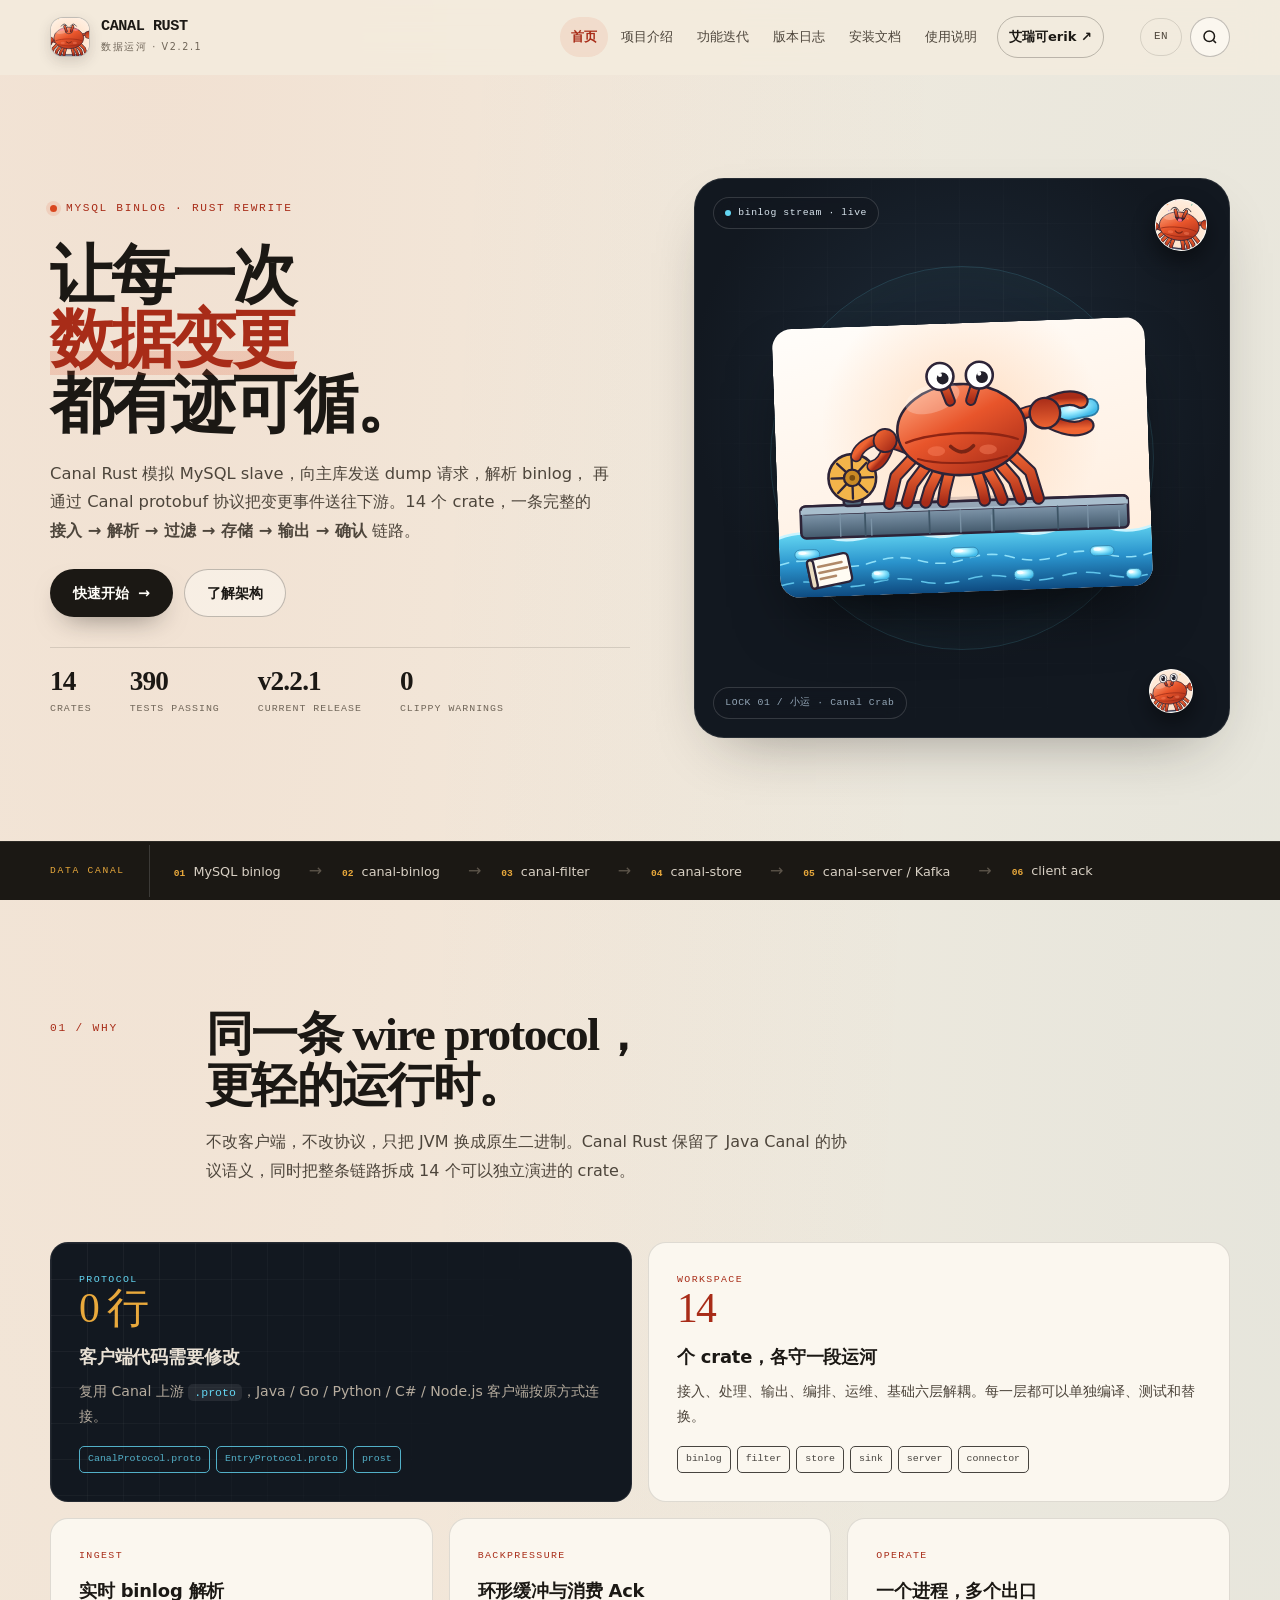
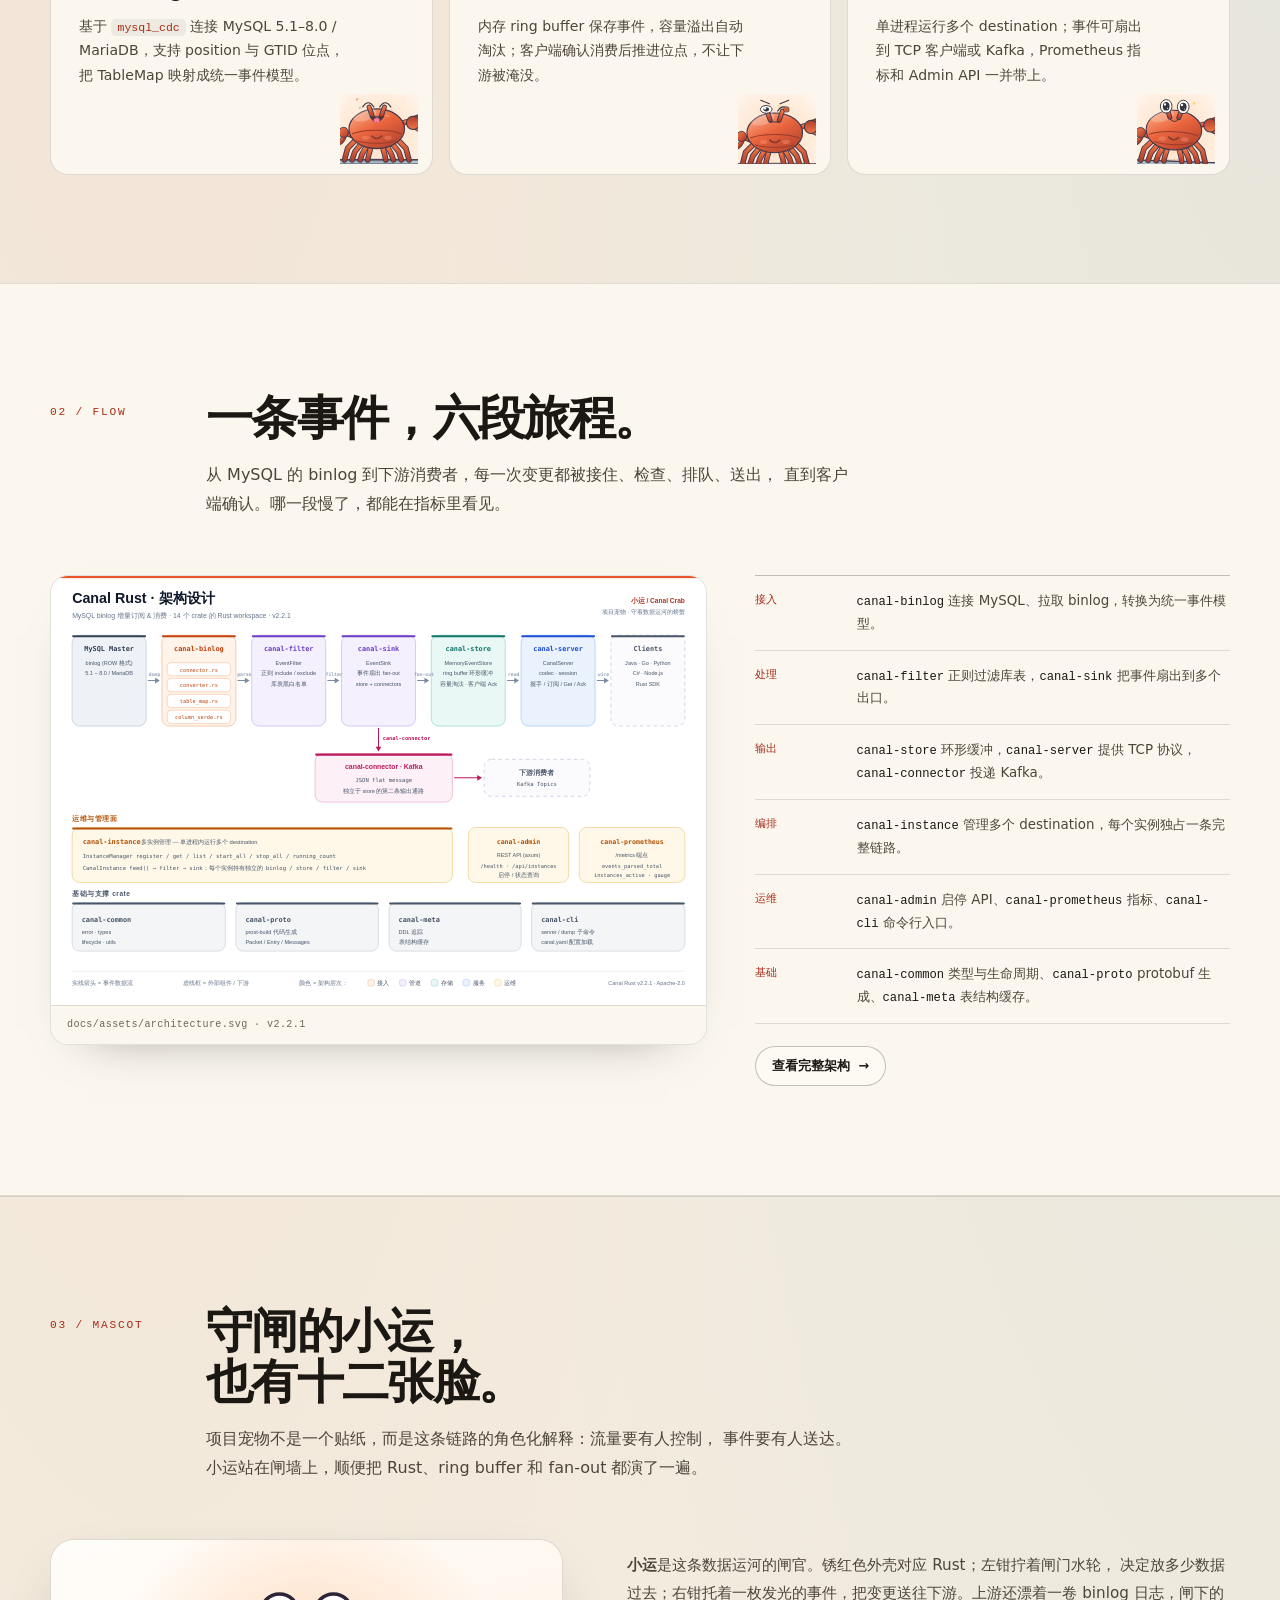
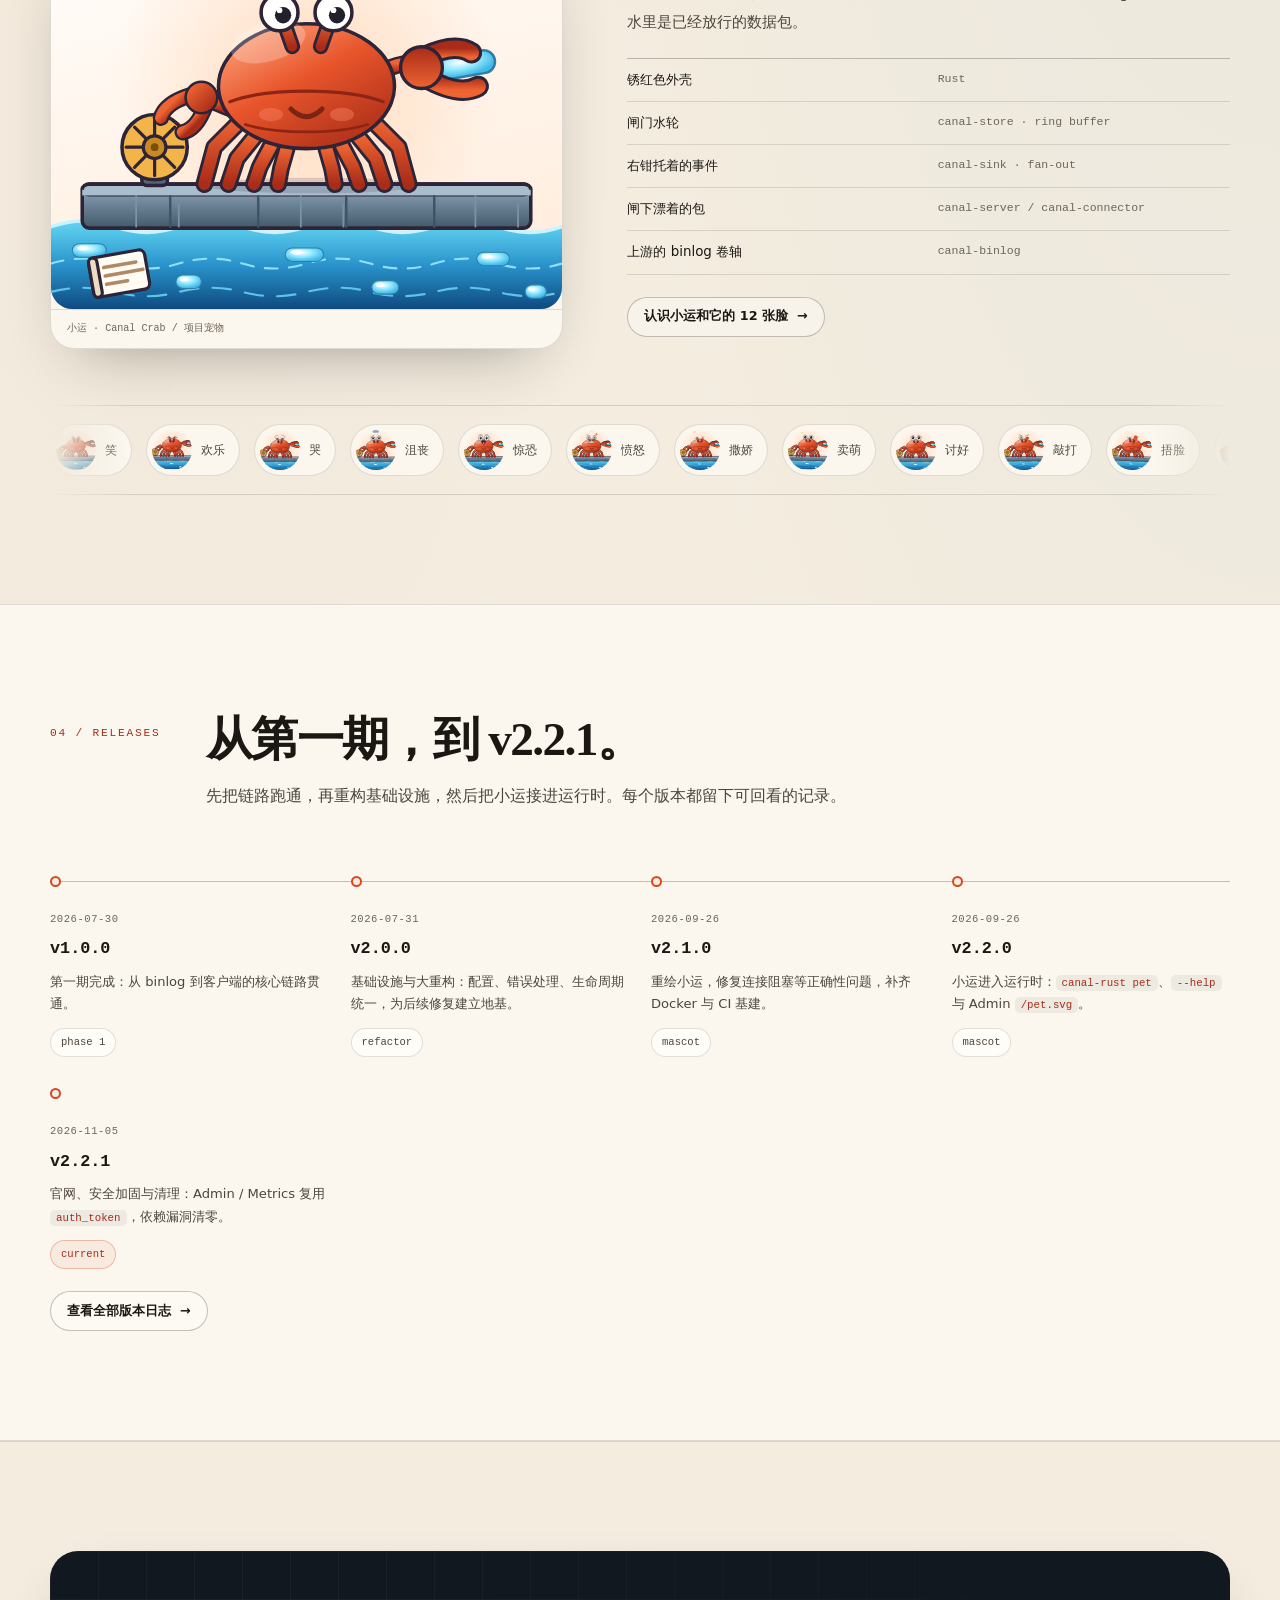
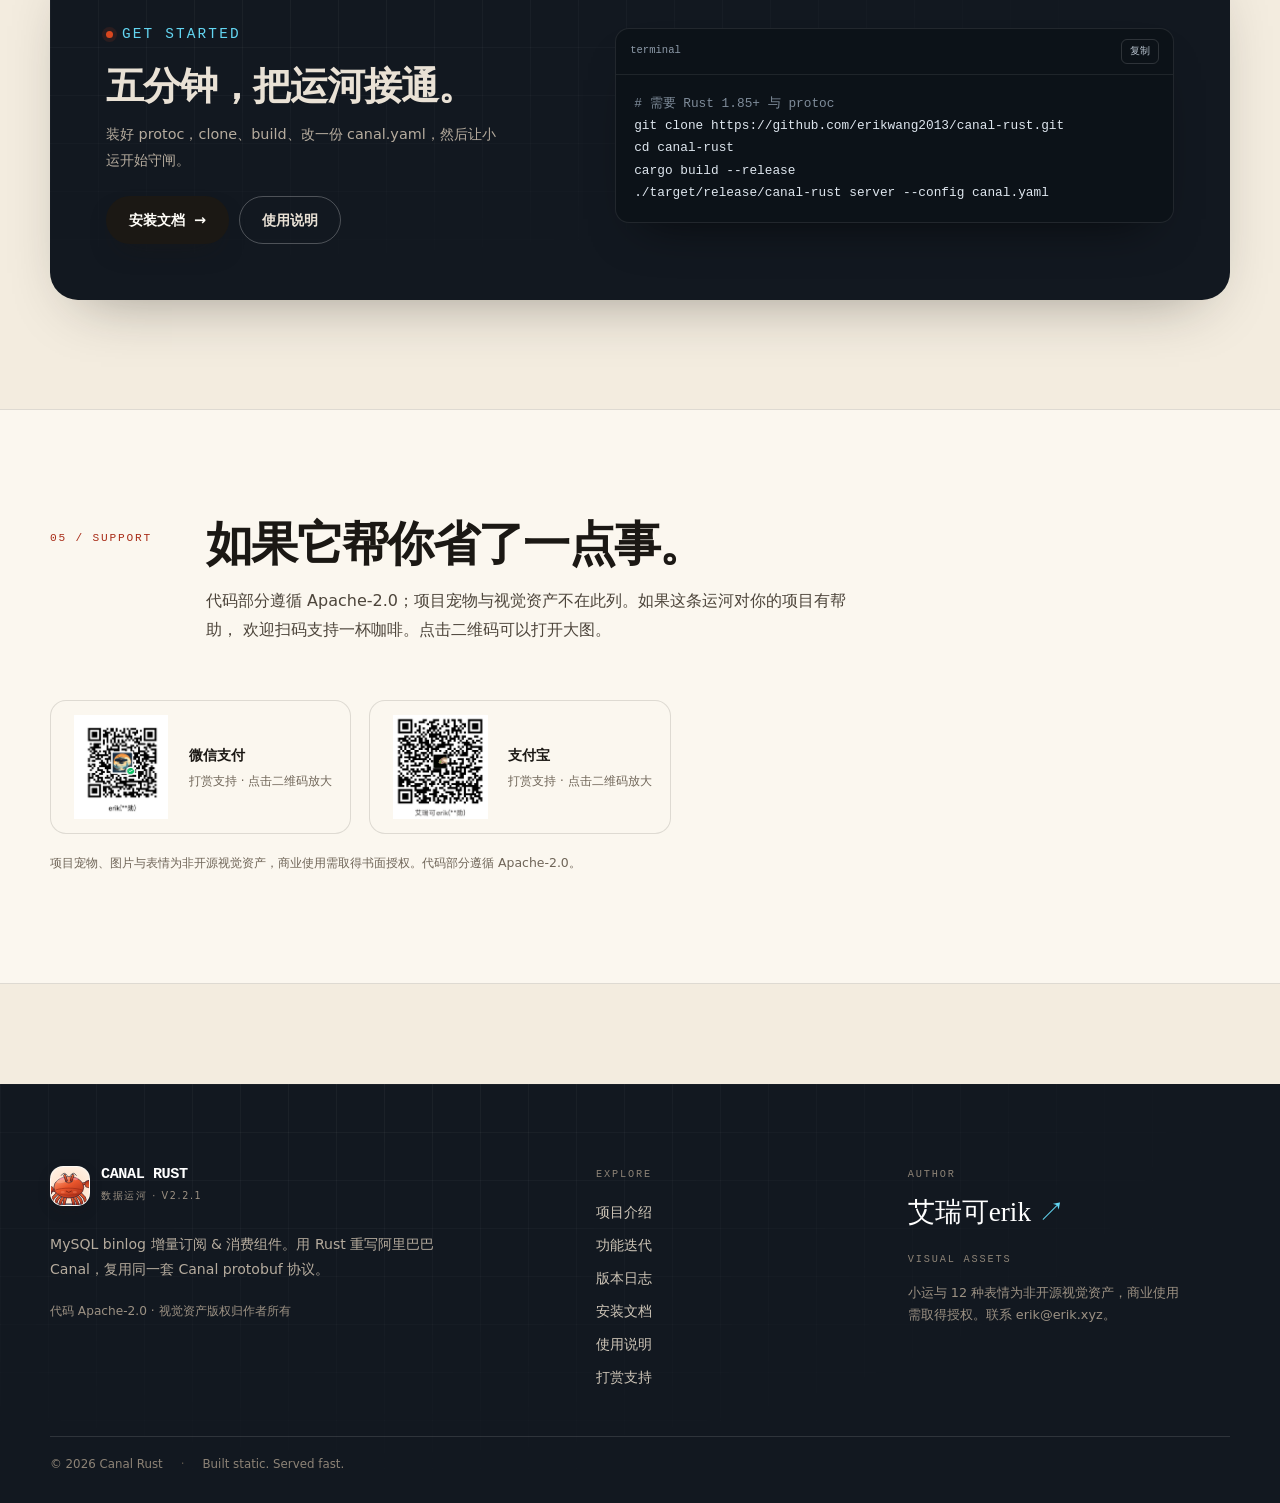
<file: site/index.html>
<!DOCTYPE html>
<html lang="zh-CN">
<head>
  <meta charset="utf-8">
  <meta name="viewport" content="width=device-width, initial-scale=1">
  <title>Canal Rust · MySQL binlog 增量订阅与消费</title>
  <meta name="description" content="Canal Rust：用 Rust 重写阿里巴巴 Canal。模拟 MySQL slave 解析 binlog，通过 Canal protobuf 协议把变更事件送往下游。14 个 crate，390 项测试。">
  <meta name="theme-color" content="#f3ecdf">
  <meta name="author" content="艾瑞可erik">
  <meta name="robots" content="index,follow,max-image-preview:large">
  <meta name="application-name" content="Canal Rust">
  <link rel="canonical" href="https://package.erik.xyz/canal/">
  <link rel="alternate" hreflang="zh-CN" href="https://package.erik.xyz/canal/">
  <link rel="alternate" hreflang="en" href="https://package.erik.xyz/canal/index.en.html">
  <link rel="alternate" hreflang="x-default" href="https://package.erik.xyz/canal/">
  <meta property="og:locale:alternate" content="en_US">
  <meta property="og:type" content="website">
  <meta property="og:site_name" content="Canal Rust">
  <meta property="og:locale" content="zh_CN">
  <meta property="og:title" content="Canal Rust · MySQL binlog 增量订阅与消费">
  <meta property="og:description" content="Canal Rust：用 Rust 重写阿里巴巴 Canal。模拟 MySQL slave 解析 binlog，通过 Canal protobuf 协议把变更事件送往下游。14 个 crate，390 项测试。">
  <meta property="og:url" content="https://package.erik.xyz/canal/">
  <meta property="og:image" content="https://package.erik.xyz/canal/assets/img/og-canal-rust.png">
  <meta property="og:image:type" content="image/png">
  <meta property="og:image:width" content="1200">
  <meta property="og:image:height" content="630">
  <meta property="og:image:alt" content="Canal Rust — 小运守在数据运河的闸口">
  <meta name="twitter:card" content="summary_large_image">
  <meta name="twitter:title" content="Canal Rust · MySQL binlog 增量订阅与消费">
  <meta name="twitter:description" content="Canal Rust：用 Rust 重写阿里巴巴 Canal。模拟 MySQL slave 解析 binlog，通过 Canal protobuf 协议把变更事件送往下游。14 个 crate，390 项测试。">
  <meta name="twitter:image" content="https://package.erik.xyz/canal/assets/img/og-canal-rust.png">
  <script>
    (function () {
      document.documentElement.classList.add('js');
      if (location.pathname === '/canal') location.replace('/canal/');
    })();
  </script>
  <link rel="icon" href="assets/img/pet-top.svg" type="image/svg+xml">
  <link rel="stylesheet" href="assets/css/core.css">
  <link rel="stylesheet" href="assets/css/pages.css">
  <link rel="stylesheet" href="assets/css/home.css">
  <link rel="stylesheet" href="assets/css/lightbox.css">
  <link rel="stylesheet" href="assets/css/search.css">
  <noscript><style>.js .reveal{opacity:1;transform:none}</style></noscript>
  <script defer src="assets/js/site.js"></script>
  <script defer src="assets/js/search.js"></script>
  <script type="application/ld+json">
{
  "@context": "https://schema.org",
  "@graph": [
    {
      "@type": "WebSite",
      "@id": "https://package.erik.xyz/canal/#website",
      "url": "https://package.erik.xyz/canal/",
      "name": "Canal Rust",
      "description": "Canal Rust：用 Rust 重写阿里巴巴 Canal。模拟 MySQL slave 解析 binlog，通过 Canal protobuf 协议把变更事件送往下游。14 个 crate，390 项测试。",
      "inLanguage": "zh-CN",
      "publisher": {
        "@type": "Person",
        "name": "艾瑞可erik",
        "url": "https://erik.xyz"
      }
    },
    {
      "@type": "SoftwareSourceCode",
      "@id": "https://package.erik.xyz/canal/#software",
      "name": "Canal Rust",
      "description": "Canal Rust：用 Rust 重写阿里巴巴 Canal。模拟 MySQL slave 解析 binlog，通过 Canal protobuf 协议把变更事件送往下游。14 个 crate，390 项测试。",
      "url": "https://package.erik.xyz/canal/",
      "codeRepository": "https://github.com/erikwang2013/canal-rust",
      "programmingLanguage": "Rust",
      "license": "https://www.apache.org/licenses/LICENSE-2.0",
      "version": "2.2.1",
      "author": {
        "@type": "Person",
        "name": "艾瑞可erik",
        "url": "https://erik.xyz"
      },
      "isPartOf": {
        "@id": "https://package.erik.xyz/canal/#website"
      }
    },
    {
      "@type": "WebPage",
      "@id": "https://package.erik.xyz/canal/#webpage",
      "url": "https://package.erik.xyz/canal/",
      "name": "Canal Rust · MySQL binlog 增量订阅与消费",
      "description": "Canal Rust：用 Rust 重写阿里巴巴 Canal。模拟 MySQL slave 解析 binlog，通过 Canal protobuf 协议把变更事件送往下游。14 个 crate，390 项测试。",
      "inLanguage": "zh-CN",
      "isPartOf": {
        "@id": "https://package.erik.xyz/canal/#website"
      },
      "about": {
        "@id": "https://package.erik.xyz/canal/#software"
      },
      "primaryImageOfPage": {
        "@type": "ImageObject",
        "url": "https://package.erik.xyz/canal/assets/img/og-canal-rust.png",
        "width": 1200,
        "height": 630
      }
    }
  ]
}
  </script>
</head>
<body>
  <a class="skip-link" href="#main">跳到主要内容</a>

  <header class="site-header">
    <div class="header-inner">
      <a class="brand" href="index.html" aria-label="Canal Rust 首页">
        <span class="brand-mark"><img src="assets/img/pet-top.svg" alt="" width="40" height="40"></span>
        <span><span class="brand-name">CANAL RUST</span><span class="brand-sub">数据运河 · v2.2.1</span></span>
      </a>
      <nav class="site-nav" id="site-nav" aria-label="主导航">
        <a href="index.html" aria-current="page">首页</a>
        <a href="about.html">项目介绍</a>
        <a href="features.html">功能迭代</a>
        <a href="changelog.html">版本日志</a>
        <a href="install.html">安装文档</a>
        <a href="usage.html">使用说明</a>
        <a class="nav-author" href="https://erik.xyz" target="_blank" rel="noopener">艾瑞可erik <span aria-hidden="true">↗</span></a>
      </nav>
      <div class="header-tools">
        <a class="lang-switch" href="index.en.html" hreflang="en" lang="en" aria-label="切换到英文">EN</a>
        <button class="search-toggle" type="button" aria-label="搜索" aria-haspopup="dialog"><svg viewBox="0 0 24 24" width="18" height="18" fill="none" stroke="currentColor" stroke-width="2" aria-hidden="true"><circle cx="11" cy="11" r="7"/><path d="m20 20-3.5-3.5"/></svg></button>
        <button class="nav-toggle" type="button" aria-expanded="false" aria-controls="site-nav" aria-label="打开导航菜单">
          <span></span><span></span><span></span>
        </button>
      </div>
    </div>
  </header>

  <main id="main">
    <div class="hero-screen">
    <section class="hero">
      <div class="container hero-inner">
        <div class="hero-copy">
          <p class="eyebrow">MySQL binlog · Rust rewrite</p>
          <h1>让每一次<br><span class="mark">数据变更</span><br>都有迹可循。</h1>
          <p class="hero-lede">
            Canal Rust 模拟 MySQL slave，向主库发送 dump 请求，解析 binlog，
            再通过 Canal protobuf 协议把变更事件送往下游。14 个 crate，一条完整的
            <strong>接入 → 解析 → 过滤 → 存储 → 输出 → 确认</strong> 链路。
          </p>
          <div class="hero-actions">
            <a class="btn btn-primary" href="install.html">快速开始 <span class="arrow" aria-hidden="true">→</span></a>
            <a class="btn btn-ghost" href="about.html">了解架构</a>
          </div>
          <div class="hero-facts">
            <div><b>14</b><span>crates</span></div>
            <div><b>390</b><span>tests passing</span></div>
            <div><b>v2.2.1</b><span>current release</span></div>
            <div><b>0</b><span>clippy warnings</span></div>
          </div>
        </div>

        <div class="hero-visual">
          <div id="canal-canvas" aria-hidden="true"></div>
          <div class="pet-stage">
            <img class="pet-main" src="assets/img/canal-pet.svg"
                 alt="小运，Canal Rust 项目宠物：一只锈红色的螃蟹守在数据运河的闸墙上，左钳拧着闸门水轮，右钳托着一枚发光的数据事件"
                 width="720" height="520" fetchpriority="high">
          </div>
          <span class="hero-badge hero-badge--top"><span class="live-dot"></span> binlog stream · live</span>
          <span class="hero-badge hero-badge--bottom">LOCK 01 / 小运 · Canal Crab</span>
          <span class="hero-pet-chip hero-pet-chip--a"><img src="assets/img/pet-joy-top.svg" alt="" width="52" height="52"></span>
          <span class="hero-pet-chip hero-pet-chip--b"><img src="assets/img/pet-cute-top.svg" alt="" width="44" height="44"></span>
        </div>
      </div>
    </section>

    <div class="flow-strip" role="region" aria-label="数据链路">
      <div class="flow-inner">
        <span class="flow-label">DATA CANAL</span>
        <div class="flow-step"><b>01</b><span>MySQL binlog</span></div>
        <div class="flow-step"><b>02</b><span>canal-binlog</span></div>
        <div class="flow-step"><b>03</b><span>canal-filter</span></div>
        <div class="flow-step"><b>04</b><span>canal-store</span></div>
        <div class="flow-step"><b>05</b><span>canal-server / Kafka</span></div>
        <div class="flow-step"><b>06</b><span>client ack</span></div>
      </div>
    </div>
    </div>

    <section class="section">
      <div class="container">
        <div class="section-head reveal">
          <p class="section-index">01 / WHY</p>
          <div>
            <h2 class="section-title">同一条 wire protocol，<br>更轻的运行时。</h2>
            <p class="section-lede">
              不改客户端，不改协议，只把 JVM 换成原生二进制。Canal Rust 保留了 Java Canal
              的协议语义，同时把整条链路拆成 14 个可以独立演进的 crate。
            </p>
          </div>
        </div>

        <div class="bento">
          <article class="bento-card bento-card--wide bento-card--dark reveal">
            <p class="card-kicker">Protocol</p>
            <p class="big-num">0 行</p>
            <h3>客户端代码需要修改</h3>
            <p>复用 Canal 上游 <code>.proto</code>，Java / Go / Python / C# / Node.js 客户端按原方式连接。</p>
            <div class="mini-flow">
              <span>CanalProtocol.proto</span><span>EntryProtocol.proto</span><span>prost</span>
            </div>
          </article>

          <article class="bento-card bento-card--wide reveal">
            <p class="card-kicker">Workspace</p>
            <p class="big-num">14</p>
            <h3>个 crate，各守一段运河</h3>
            <p>接入、处理、输出、编排、运维、基础六层解耦。每一层都可以单独编译、测试和替换。</p>
            <div class="mini-flow">
              <span>binlog</span><span>filter</span><span>store</span><span>sink</span><span>server</span><span>connector</span>
            </div>
          </article>

          <article class="bento-card reveal has-stamp">
            <p class="card-kicker">Ingest</p>
            <h3>实时 binlog 解析</h3>
            <p>基于 <code>mysql_cdc</code> 连接 MySQL 5.1–8.0 / MariaDB，支持 position 与 GTID 位点，把 TableMap 映射成统一事件模型。</p>
            <img class="stamp" src="assets/img/pet-joy-top.svg" alt="" width="78" height="70" loading="lazy">
          </article>

          <article class="bento-card reveal has-stamp">
            <p class="card-kicker">Backpressure</p>
            <h3>环形缓冲与消费 Ack</h3>
            <p>内存 ring buffer 保存事件，容量溢出自动淘汰；客户端确认消费后推进位点，不让下游被淹没。</p>
            <img class="stamp" src="assets/img/pet-knocking-top.svg" alt="" width="78" height="70" loading="lazy">
          </article>

          <article class="bento-card reveal has-stamp">
            <p class="card-kicker">Operate</p>
            <h3>一个进程，多个出口</h3>
            <p>单进程运行多个 destination；事件可扇出到 TCP 客户端或 Kafka，Prometheus 指标和 Admin API 一并带上。</p>
            <img class="stamp" src="assets/img/pet-cute-top.svg" alt="" width="78" height="70" loading="lazy">
          </article>
        </div>
      </div>
    </section>

    <section class="section band">
      <div class="container">
        <div class="section-head reveal">
          <p class="section-index">02 / FLOW</p>
          <div>
            <h2 class="section-title">一条事件，六段旅程。</h2>
            <p class="section-lede">
              从 MySQL 的 binlog 到下游消费者，每一次变更都被接住、检查、排队、送出，
              直到客户端确认。哪一段慢了，都能在指标里看见。
            </p>
          </div>
        </div>

        <div class="arch-grid">
          <figure class="figure-card reveal">
            <img src="assets/img/architecture.svg" alt="Canal Rust 架构设计图：MySQL Master、canal-binlog、canal-filter、canal-sink、canal-store、canal-server 与 Kafka 的完整数据流"
                 width="1240" height="812" loading="lazy" decoding="async">
            <figcaption>docs/assets/architecture.svg · v2.2.1</figcaption>
          </figure>

          <div class="reveal">
            <dl class="layer-list">
              <div class="layer-item">
                <dt>接入</dt>
                <dd><code>canal-binlog</code> 连接 MySQL、拉取 binlog，转换为统一事件模型。</dd>
              </div>
              <div class="layer-item">
                <dt>处理</dt>
                <dd><code>canal-filter</code> 正则过滤库表，<code>canal-sink</code> 把事件扇出到多个出口。</dd>
              </div>
              <div class="layer-item">
                <dt>输出</dt>
                <dd><code>canal-store</code> 环形缓冲，<code>canal-server</code> 提供 TCP 协议，<code>canal-connector</code> 投递 Kafka。</dd>
              </div>
              <div class="layer-item">
                <dt>编排</dt>
                <dd><code>canal-instance</code> 管理多个 destination，每个实例独占一条完整链路。</dd>
              </div>
              <div class="layer-item">
                <dt>运维</dt>
                <dd><code>canal-admin</code> 启停 API、<code>canal-prometheus</code> 指标、<code>canal-cli</code> 命令行入口。</dd>
              </div>
              <div class="layer-item">
                <dt>基础</dt>
                <dd><code>canal-common</code> 类型与生命周期、<code>canal-proto</code> protobuf 生成、<code>canal-meta</code> 表结构缓存。</dd>
              </div>
            </dl>
            <a class="btn btn-ghost btn-small arch-cta" href="about.html">查看完整架构 <span class="arrow" aria-hidden="true">→</span></a>
          </div>
        </div>
      </div>
    </section>

    <section class="section">
      <div class="container">
        <div class="section-head reveal">
          <p class="section-index">03 / MASCOT</p>
          <div>
            <h2 class="section-title">守闸的小运，<br>也有十二张脸。</h2>
            <p class="section-lede">
              项目宠物不是一个贴纸，而是这条链路的角色化解释：流量要有人控制，
              事件要有人送达。小运站在闸墙上，顺便把 Rust、ring buffer 和 fan-out 都演了一遍。
            </p>
          </div>
        </div>

        <div class="mascot-grid">
          <figure class="mascot-figure reveal">
            <img src="assets/img/canal-pet.svg" alt="小运站在数据运河的闸墙上，左钳拧着闸门水轮，右钳托着发光的事件，闸下漂着数据包"
                 width="720" height="520" loading="lazy" decoding="async">
            <figcaption>小运 · Canal Crab / 项目宠物</figcaption>
          </figure>

          <div class="mascot-copy reveal">
            <p>
              <strong>小运</strong>是这条数据运河的闸官。锈红色外壳对应 Rust；左钳拧着闸门水轮，
              决定放多少数据过去；右钳托着一枚发光的事件，把变更送往下游。上游还漂着一卷
              binlog 日志，闸下的水里是已经放行的数据包。
            </p>
            <div class="map-list">
              <div class="map-row"><span>锈红色外壳</span><span>Rust</span></div>
              <div class="map-row"><span>闸门水轮</span><span>canal-store · ring buffer</span></div>
              <div class="map-row"><span>右钳托着的事件</span><span>canal-sink · fan-out</span></div>
              <div class="map-row"><span>闸下漂着的包</span><span>canal-server / canal-connector</span></div>
              <div class="map-row"><span>上游的 binlog 卷轴</span><span>canal-binlog</span></div>
            </div>
            <a class="btn btn-ghost btn-small mascot-link" href="about.html#mascot">认识小运和它的 12 张脸 <span class="arrow" aria-hidden="true">→</span></a>
          </div>
        </div>

        <div class="pet-marquee reveal" aria-hidden="true">
          <div class="pet-track">
            <span class="pet-item"><img src="assets/img/pet-smile.svg" alt="" width="40" height="40" loading="lazy"><span>笑</span></span>
            <span class="pet-item"><img src="assets/img/pet-joy.svg" alt="" width="40" height="40" loading="lazy"><span>欢乐</span></span>
            <span class="pet-item"><img src="assets/img/pet-cry.svg" alt="" width="40" height="40" loading="lazy"><span>哭</span></span>
            <span class="pet-item"><img src="assets/img/pet-depressed.svg" alt="" width="40" height="40" loading="lazy"><span>沮丧</span></span>
            <span class="pet-item"><img src="assets/img/pet-terrified.svg" alt="" width="40" height="40" loading="lazy"><span>惊恐</span></span>
            <span class="pet-item"><img src="assets/img/pet-angry.svg" alt="" width="40" height="40" loading="lazy"><span>愤怒</span></span>
            <span class="pet-item"><img src="assets/img/pet-coquettish.svg" alt="" width="40" height="40" loading="lazy"><span>撒娇</span></span>
            <span class="pet-item"><img src="assets/img/pet-cute.svg" alt="" width="40" height="40" loading="lazy"><span>卖萌</span></span>
            <span class="pet-item"><img src="assets/img/pet-pleasing.svg" alt="" width="40" height="40" loading="lazy"><span>讨好</span></span>
            <span class="pet-item"><img src="assets/img/pet-knocking.svg" alt="" width="40" height="40" loading="lazy"><span>敲打</span></span>
            <span class="pet-item"><img src="assets/img/pet-facepalm.svg" alt="" width="40" height="40" loading="lazy"><span>捂脸</span></span>
            <span class="pet-item"><img src="assets/img/pet-tongue.svg" alt="" width="40" height="40" loading="lazy"><span>吐舌头</span></span>
          </div>
        </div>
      </div>
    </section>

    <section class="section band">
      <div class="container">
        <div class="section-head reveal">
          <p class="section-index">04 / RELEASES</p>
          <div>
            <h2 class="section-title">从第一期，到 v2.2.1。</h2>
            <p class="section-lede">
              先把链路跑通，再重构基础设施，然后把小运接进运行时。每个版本都留下可回看的记录。
            </p>
          </div>
        </div>

        <div class="milestones">
          <article class="milestone reveal">
            <time datetime="2026-07-30">2026-07-30</time>
            <h3>v1.0.0</h3>
            <p>第一期完成：从 binlog 到客户端的核心链路贯通。</p>
            <span class="tag">phase 1</span>
          </article>
          <article class="milestone reveal">
            <time datetime="2026-07-31">2026-07-31</time>
            <h3>v2.0.0</h3>
            <p>基础设施与大重构：配置、错误处理、生命周期统一，为后续修复建立地基。</p>
            <span class="tag">refactor</span>
          </article>
          <article class="milestone reveal">
            <time datetime="2026-09-26">2026-09-26</time>
            <h3>v2.1.0</h3>
            <p>重绘小运，修复连接阻塞等正确性问题，补齐 Docker 与 CI 基建。</p>
            <span class="tag">mascot</span>
          </article>
          <article class="milestone reveal">
            <time datetime="2026-09-26">2026-09-26</time>
            <h3>v2.2.0</h3>
            <p>小运进入运行时：<code>canal-rust pet</code>、<code>--help</code> 与 Admin <code>/pet.svg</code>。</p>
            <span class="tag">mascot</span>
          </article>
          <article class="milestone reveal">
            <time datetime="2026-11-05">2026-11-05</time>
            <h3>v2.2.1</h3>
            <p>官网、安全加固与清理：Admin / Metrics 复用 <code>auth_token</code>，依赖漏洞清零。</p>
            <span class="tag tag-rust">current</span>
          </article>
        </div>
        <a class="btn btn-ghost btn-small arch-cta" href="changelog.html">查看全部版本日志 <span class="arrow" aria-hidden="true">→</span></a>
      </div>
    </section>

    <section class="section">
      <div class="container">
        <div class="start-band reveal">
          <div>
            <p class="eyebrow">GET STARTED</p>
            <h2>五分钟，<span class="nowrap">把运河接通。</span></h2>
            <p>装好 protoc，clone、build、改一份 canal.yaml，然后让小运开始守闸。</p>
            <div class="start-actions">
              <a class="btn btn-primary" href="install.html">安装文档 <span class="arrow" aria-hidden="true">→</span></a>
              <a class="btn btn-ghost" href="usage.html">使用说明</a>
            </div>
          </div>
          <div class="code-block">
            <div class="code-head"><span>terminal</span><button class="code-copy" type="button">复制</button></div>
            <pre><code><span class="c"># 需要 Rust 1.85+ 与 protoc</span>
git clone https://github.com/erikwang2013/canal-rust.git
cd canal-rust
cargo build --release
./target/release/canal-rust server --config canal.yaml</code></pre>
          </div>
        </div>
      </div>
    </section>

    <section class="section band" id="support">
      <div class="container">
        <div class="section-head reveal">
          <p class="section-index">05 / SUPPORT</p>
          <div>
            <h2 class="section-title">如果它帮你省了一点事。</h2>
            <p class="section-lede">
              代码部分遵循 Apache-2.0；项目宠物与视觉资产不在此列。如果这条运河对你的项目有帮助，
              欢迎扫码支持一杯咖啡。点击二维码可以打开大图。
            </p>
          </div>
        </div>

        <div class="support-row reveal">
          <div class="support-card">
            <img src="assets/img/weixinpay.png" alt="微信支付收款码" width="104" height="104" loading="lazy" decoding="async">
            <div><b>微信支付</b><span>打赏支持 · 点击二维码放大</span></div>
          </div>
          <div class="support-card">
            <img src="assets/img/alipay.png" alt="支付宝收款码" width="104" height="104" loading="lazy" decoding="async">
            <div><b>支付宝</b><span>打赏支持 · 点击二维码放大</span></div>
          </div>
        </div>

        <p class="gallery-note">
          项目宠物、图片与表情为非开源视觉资产，商业使用需取得书面授权。代码部分遵循 Apache-2.0。
        </p>
      </div>
    </section>
  </main>

  <footer class="site-footer">
    <div class="container">
      <div class="footer-grid">
        <div class="footer-intro">
          <a class="brand brand--footer" href="index.html" aria-label="Canal Rust 首页">
            <span class="brand-mark"><img src="assets/img/pet-top.svg" alt="" width="40" height="40"></span>
            <span><span class="brand-name">CANAL RUST</span><span class="brand-sub">数据运河 · v2.2.1</span></span>
          </a>
          <p>MySQL binlog 增量订阅 &amp; 消费组件。用 Rust 重写阿里巴巴 Canal，复用同一套 Canal protobuf 协议。</p>
          <p class="footer-license">代码 Apache-2.0 · 视觉资产版权归作者所有</p>
        </div>
        <nav class="footer-nav" aria-label="页脚导航">
          <p class="footer-kicker">EXPLORE</p>
          <a href="about.html">项目介绍</a>
          <a href="features.html">功能迭代</a>
          <a href="changelog.html">版本日志</a>
          <a href="install.html">安装文档</a>
          <a href="usage.html">使用说明</a>
          <a href="index.html#support">打赏支持</a>
        </nav>
        <div class="footer-meta">
          <p class="footer-kicker">AUTHOR</p>
          <a class="footer-author" href="https://erik.xyz" target="_blank" rel="noopener">艾瑞可erik <span aria-hidden="true">↗</span></a>
          <p class="footer-kicker">VISUAL ASSETS</p>
          <p>小运与 12 种表情为非开源视觉资产，商业使用需取得授权。联系 erik@erik.xyz。</p>
        </div>
      </div>
      <div class="footer-bottom">
        <span>© 2026 Canal Rust</span><span class="footer-dot" aria-hidden="true">·</span><span>Built static. Served fast.</span>
      </div>
    </div>
  </footer>

  <button class="backtop" id="backtop" type="button" aria-label="返回顶部">
    <img src="assets/img/pet-top.svg" alt="" width="64" height="64" loading="lazy">
  </button>

  <script type="module" src="assets/js/three-canal.js"></script>
</body>
</html>
</file>
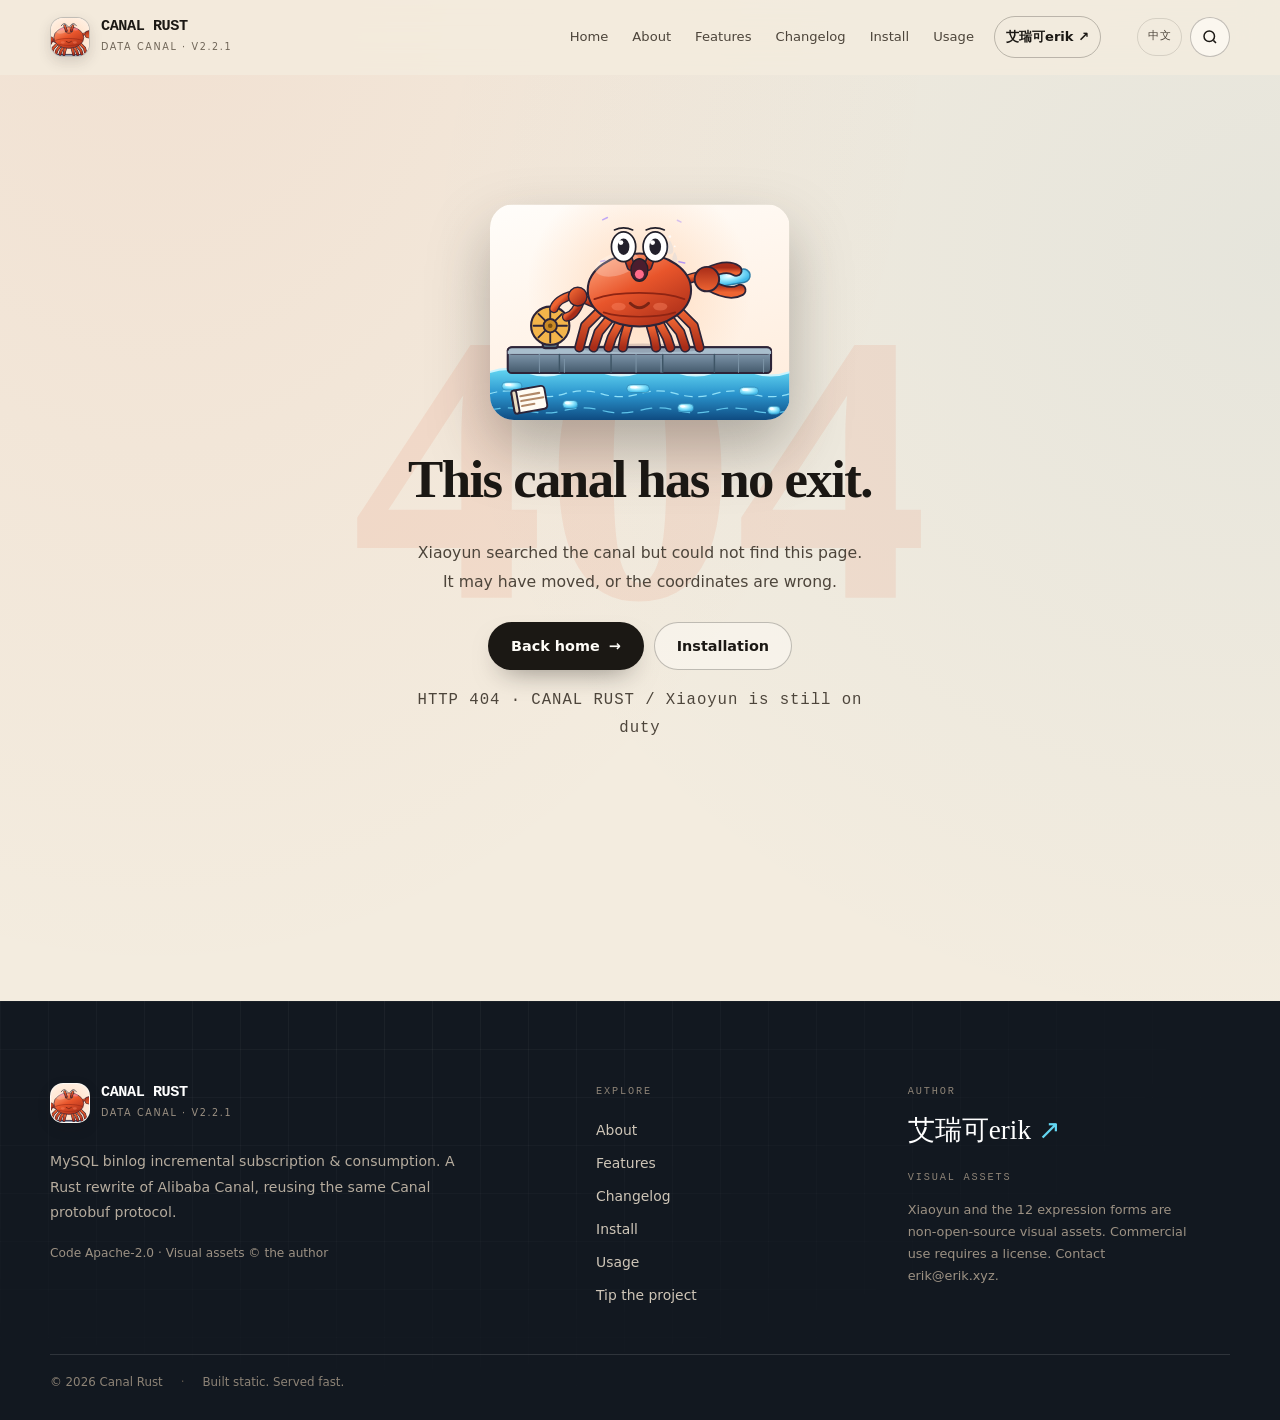
<file: site/404.en.html>
<!DOCTYPE html>
<html lang="en">
<head>
  <meta charset="utf-8">
  <meta name="viewport" content="width=device-width, initial-scale=1">
  <title>404 · This canal has no exit · Canal Rust</title>
  <meta name="description" content="Page not found. Return to the Canal Rust homepage or read the installation and usage guides.">
  <meta name="theme-color" content="#f3ecdf">
  <meta name="author" content="艾瑞可erik">
  <meta name="robots" content="noindex,follow">
  <meta name="application-name" content="Canal Rust">
  <script>
    (function () {
      document.documentElement.classList.add('js');
      var p = location.pathname;
      if (p === '/canal') { location.replace('/canal/'); return; }
      if (p.indexOf('/canal/') === 0) {
        var base = document.createElement('base');
        base.href = '/canal/';
        document.head.insertBefore(base, document.head.firstChild);
      }
    })();
  </script>
  <link rel="icon" href="assets/img/pet-top-en.svg" type="image/svg+xml">
  <link rel="stylesheet" href="assets/css/core.css">
  <link rel="stylesheet" href="assets/css/error.css">
  <link rel="stylesheet" href="assets/css/lightbox.css">
  <link rel="stylesheet" href="assets/css/search.css">
  <noscript><style>.js .reveal{opacity:1;transform:none}</style></noscript>
  <script defer src="assets/js/site.js"></script>
  <script defer src="assets/js/search.js"></script>
</head>
<body>
  <a class="skip-link" href="404.en.html#main">Skip to main content</a>

  <header class="site-header">
    <div class="header-inner">
      <a class="brand" href="index.en.html" aria-label="Canal Rust home">
        <span class="brand-mark"><img src="assets/img/pet-top-en.svg" alt="" width="40" height="40"></span>
        <span><span class="brand-name">CANAL RUST</span><span class="brand-sub">DATA CANAL · v2.2.1</span></span>
      </a>
      <nav class="site-nav" id="site-nav" aria-label="Main navigation">
        <a href="index.en.html">Home</a>
        <a href="about.en.html">About</a>
        <a href="features.en.html">Features</a>
        <a href="changelog.en.html">Changelog</a>
        <a href="install.en.html">Install</a>
        <a href="usage.en.html">Usage</a>
        <a class="nav-author" href="https://erik.xyz" target="_blank" rel="noopener">艾瑞可erik <span aria-hidden="true">↗</span></a>
      </nav>
      <div class="header-tools">
        <a class="lang-switch" href="404.html" hreflang="zh-CN" lang="zh-CN" aria-label="Switch to Chinese">中文</a>
        <button class="search-toggle" type="button" aria-label="Search" aria-haspopup="dialog"><svg viewBox="0 0 24 24" width="18" height="18" fill="none" stroke="currentColor" stroke-width="2" aria-hidden="true"><circle cx="11" cy="11" r="7"/><path d="m20 20-3.5-3.5"/></svg></button>
        <button class="nav-toggle" type="button" aria-expanded="false" aria-controls="site-nav" aria-label="Open navigation menu">
          <span></span><span></span><span></span>
        </button>
      </div>
    </div>
  </header>

  <main id="main">

    <section class="error-page">
      <span class="error-code" aria-hidden="true">404</span>
      <div class="error-inner">
        <img class="error-pet" src="assets/img/pet-terrified-en.svg"
             alt="Xiaoyun · Terrified: Xiaoyun cannot find this page by the canal" width="720" height="520" fetchpriority="high">
        <h1>This canal has no exit.</h1>
        <p>Xiaoyun searched the canal but could not find this page. It may have moved, or the coordinates are wrong.</p>
        <div class="error-actions">
          <a class="btn btn-primary" href="index.en.html">Back home <span class="arrow" aria-hidden="true">→</span></a>
          <a class="btn btn-ghost" href="install.en.html">Installation</a>
        </div>
        <p class="error-hint">HTTP 404 · CANAL RUST / Xiaoyun is still on duty</p>
      </div>
    </section>

  </main>

  <footer class="site-footer">
    <div class="container">
      <div class="footer-grid">
        <div class="footer-intro">
          <a class="brand brand--footer" href="index.en.html" aria-label="Canal Rust home">
            <span class="brand-mark"><img src="assets/img/pet-top-en.svg" alt="" width="40" height="40"></span>
            <span><span class="brand-name">CANAL RUST</span><span class="brand-sub">DATA CANAL · v2.2.1</span></span>
          </a>
          <p>MySQL binlog incremental subscription &amp; consumption. A Rust rewrite of Alibaba Canal, reusing the same Canal protobuf protocol.</p>
          <p class="footer-license">Code Apache-2.0 · Visual assets © the author</p>
        </div>
        <nav class="footer-nav" aria-label="Footer navigation">
          <p class="footer-kicker">EXPLORE</p>
          <a href="about.en.html">About</a>
          <a href="features.en.html">Features</a>
          <a href="changelog.en.html">Changelog</a>
          <a href="install.en.html">Install</a>
          <a href="usage.en.html">Usage</a>
          <a href="index.en.html#support">Tip the project</a>
        </nav>
        <div class="footer-meta">
          <p class="footer-kicker">AUTHOR</p>
          <a class="footer-author" href="https://erik.xyz" target="_blank" rel="noopener">艾瑞可erik <span aria-hidden="true">↗</span></a>
          <p class="footer-kicker">VISUAL ASSETS</p>
          <p>Xiaoyun and the 12 expression forms are non-open-source visual assets. Commercial use requires a license. Contact erik@erik.xyz.</p>
        </div>
      </div>
      <div class="footer-bottom">
        <span>© 2026 Canal Rust</span><span class="footer-dot" aria-hidden="true">·</span><span>Built static. Served fast.</span>
      </div>
    </div>
  </footer>

  <button class="backtop" id="backtop" type="button" aria-label="Back to top">
    <img src="assets/img/pet-top-en.svg" alt="" width="64" height="64" loading="lazy">
  </button>
</body>
</html>
</file>
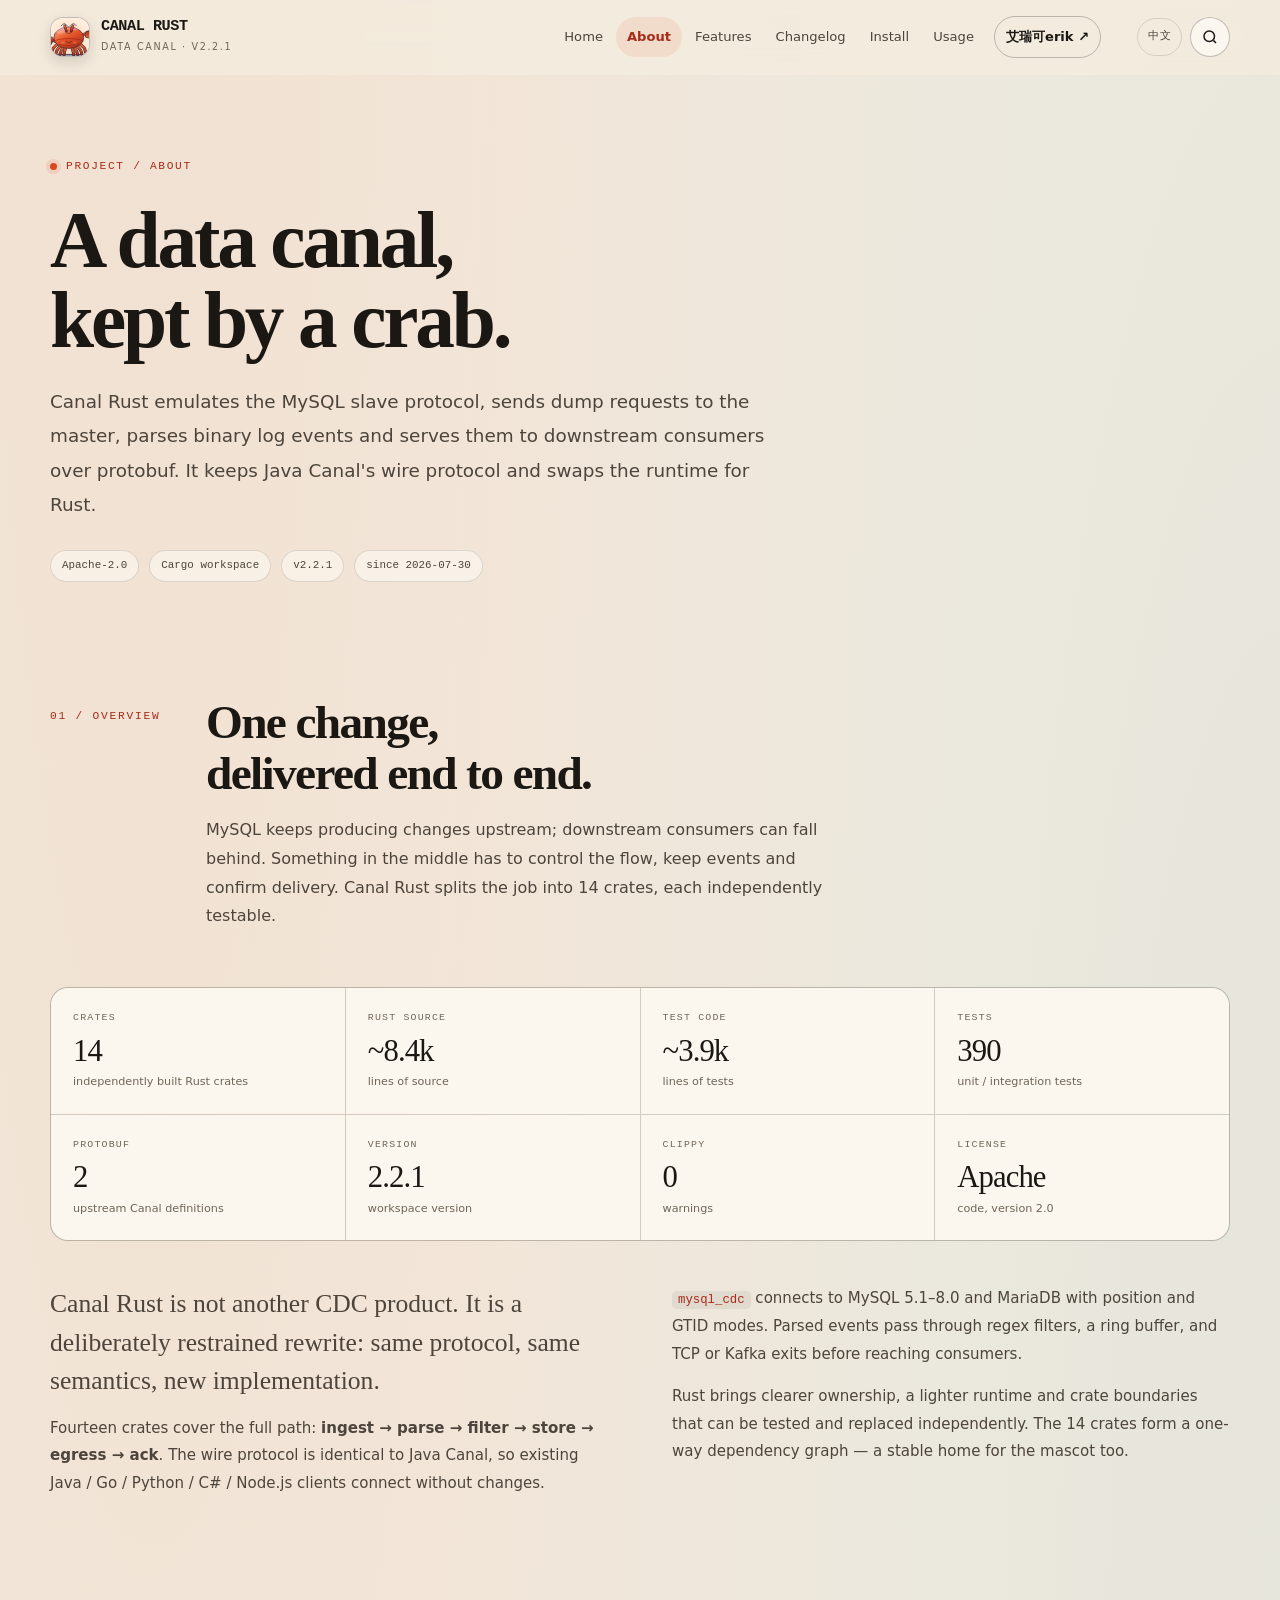
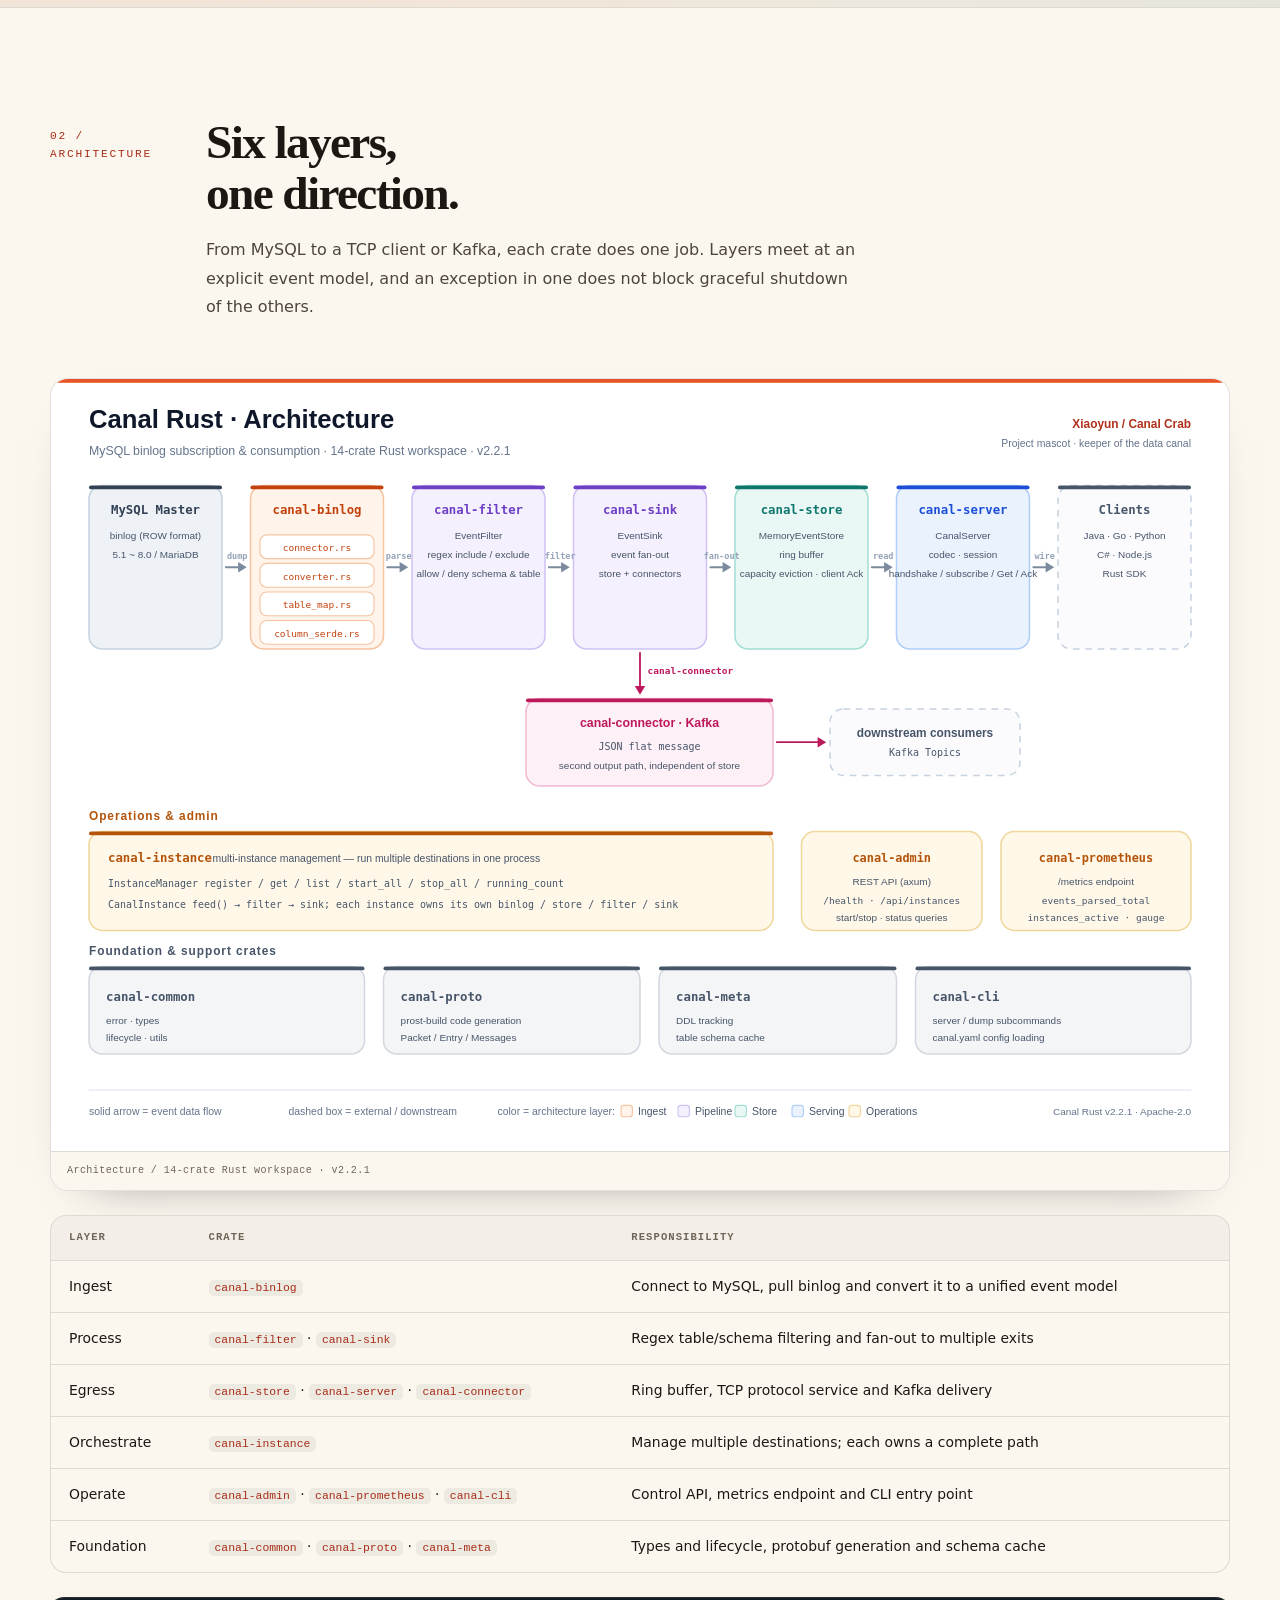
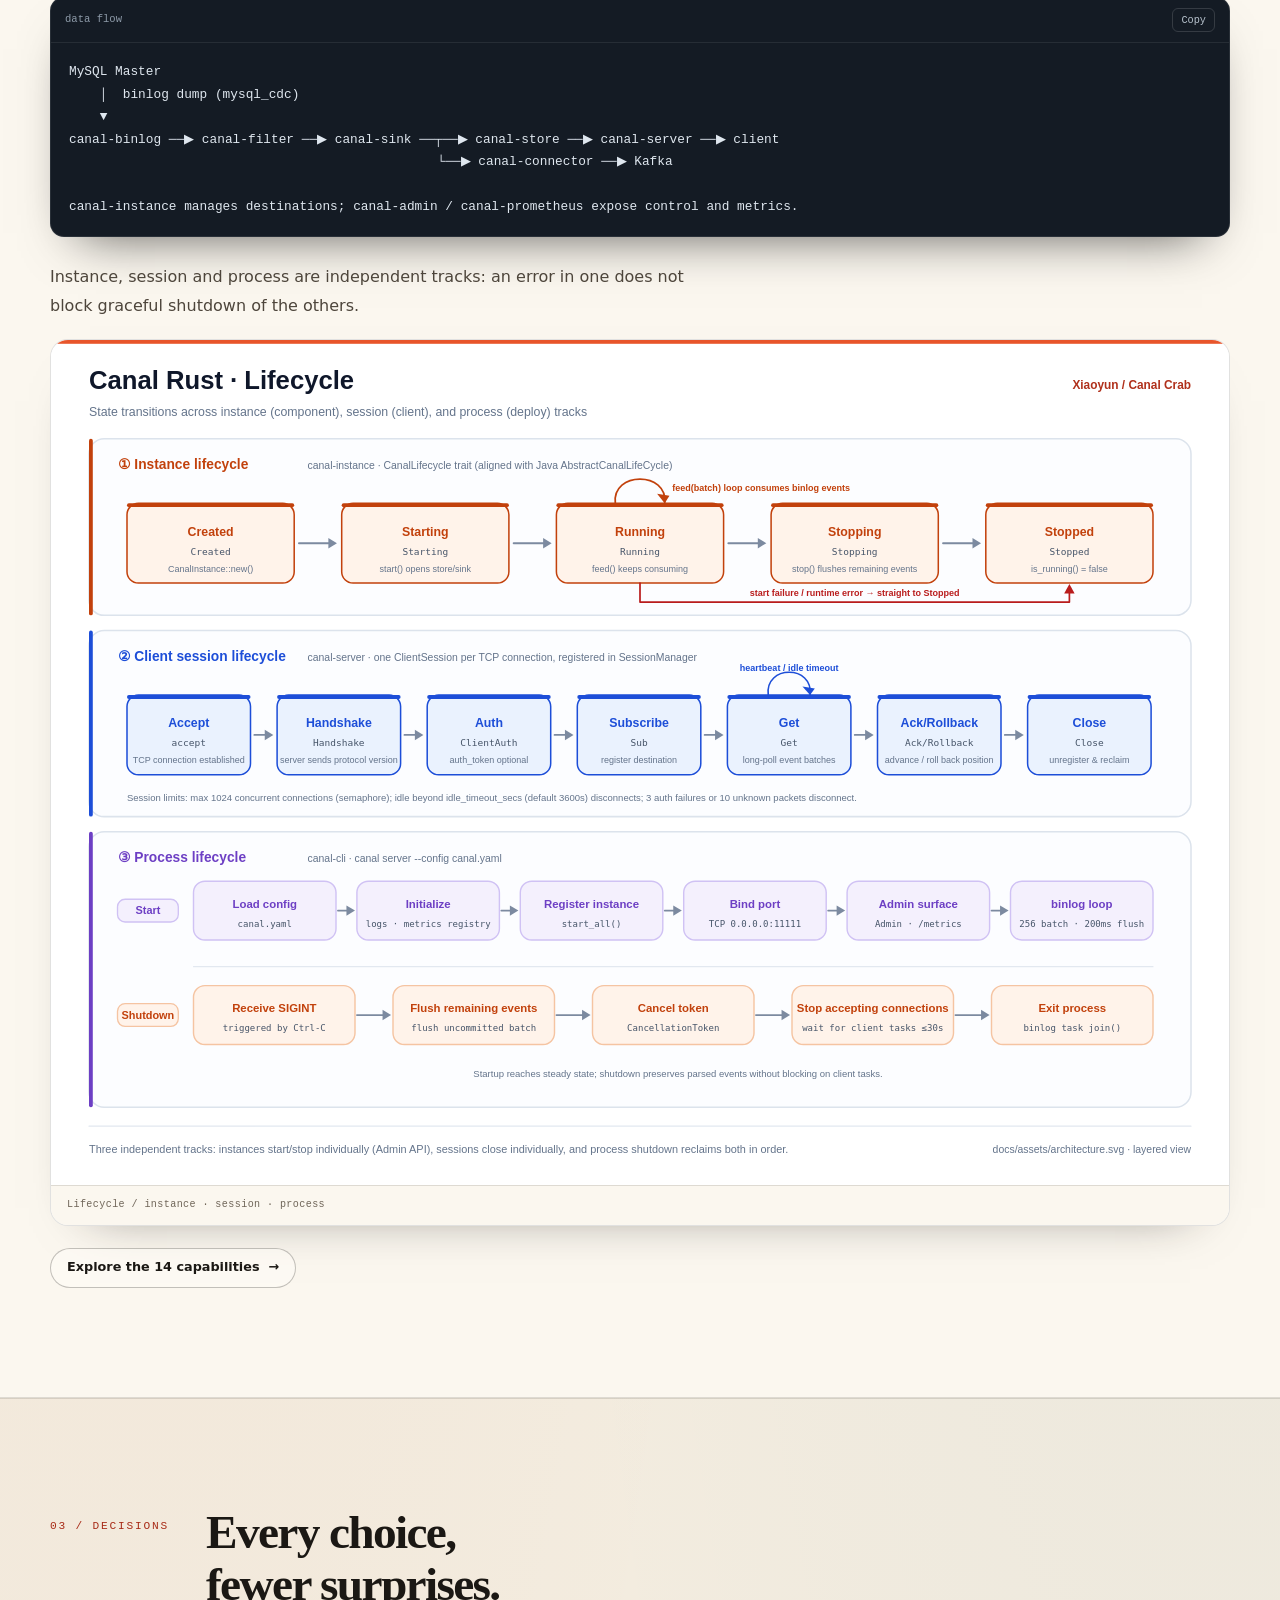
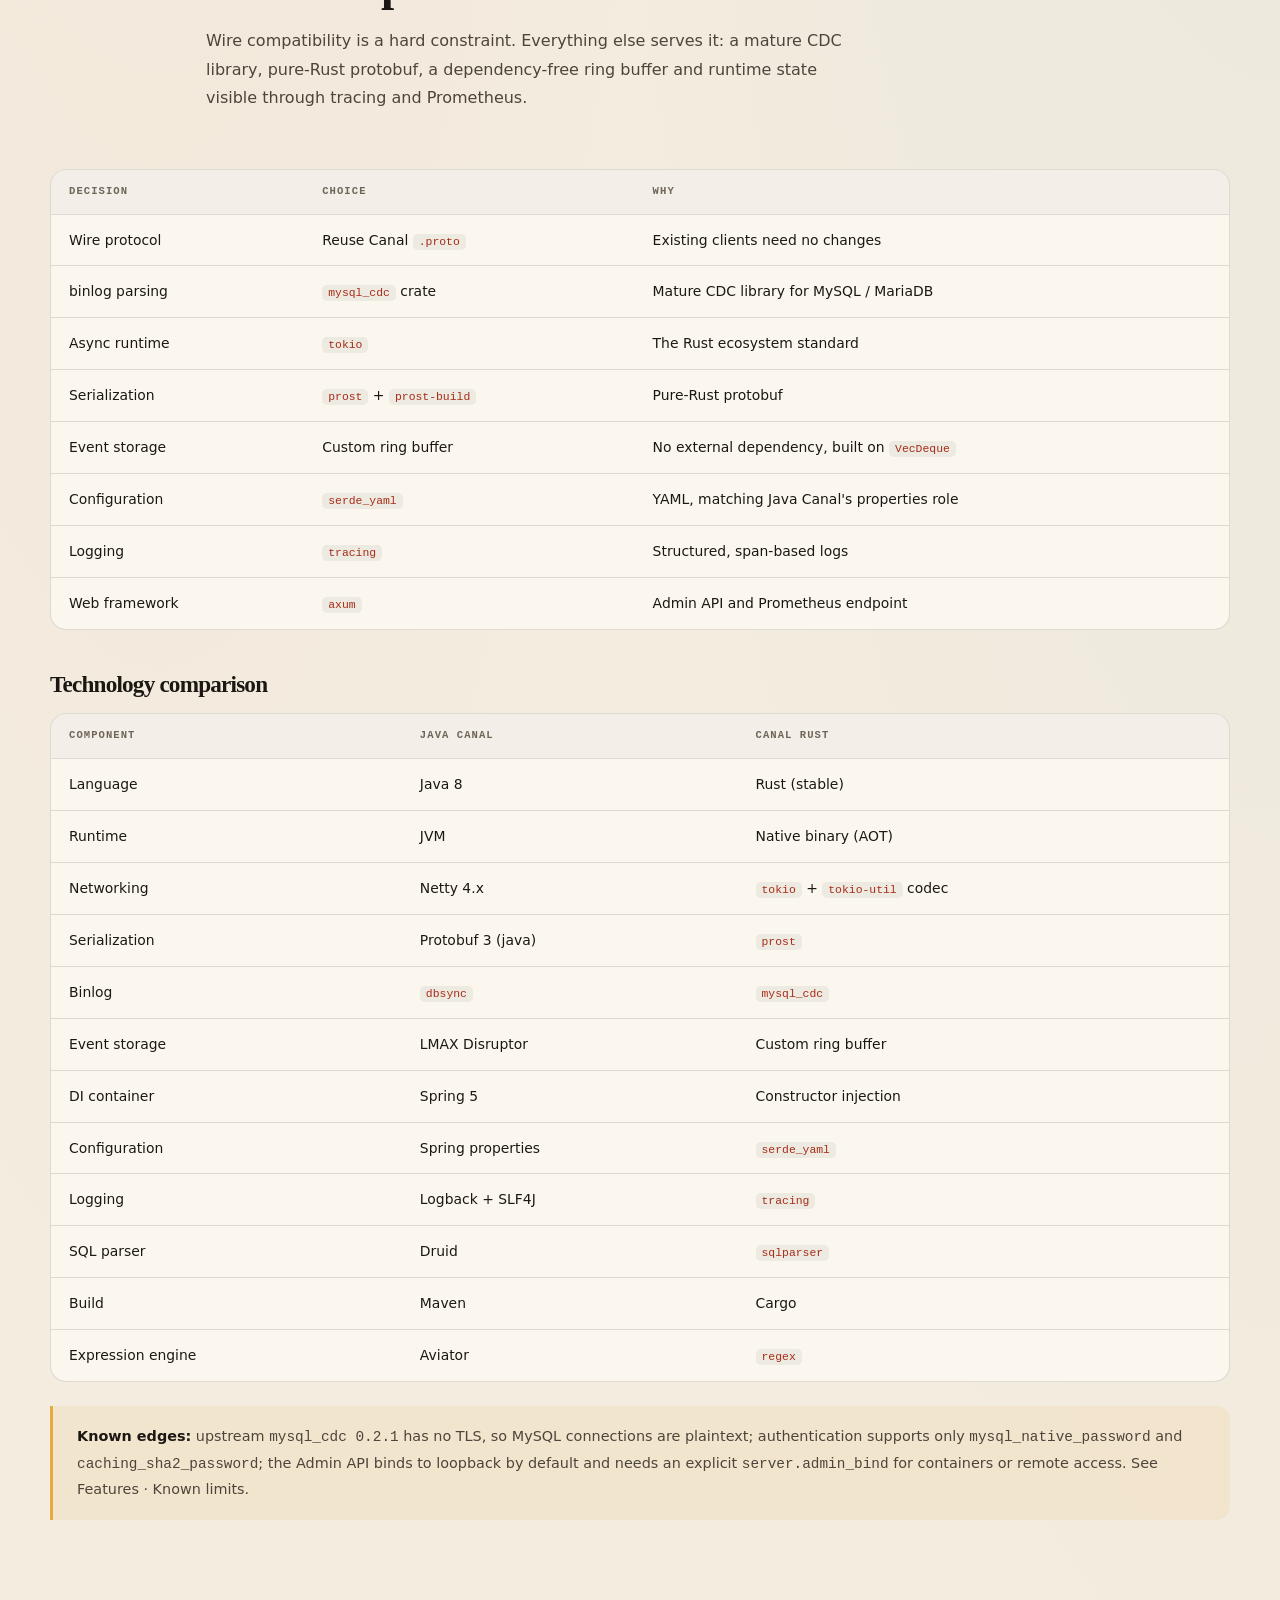
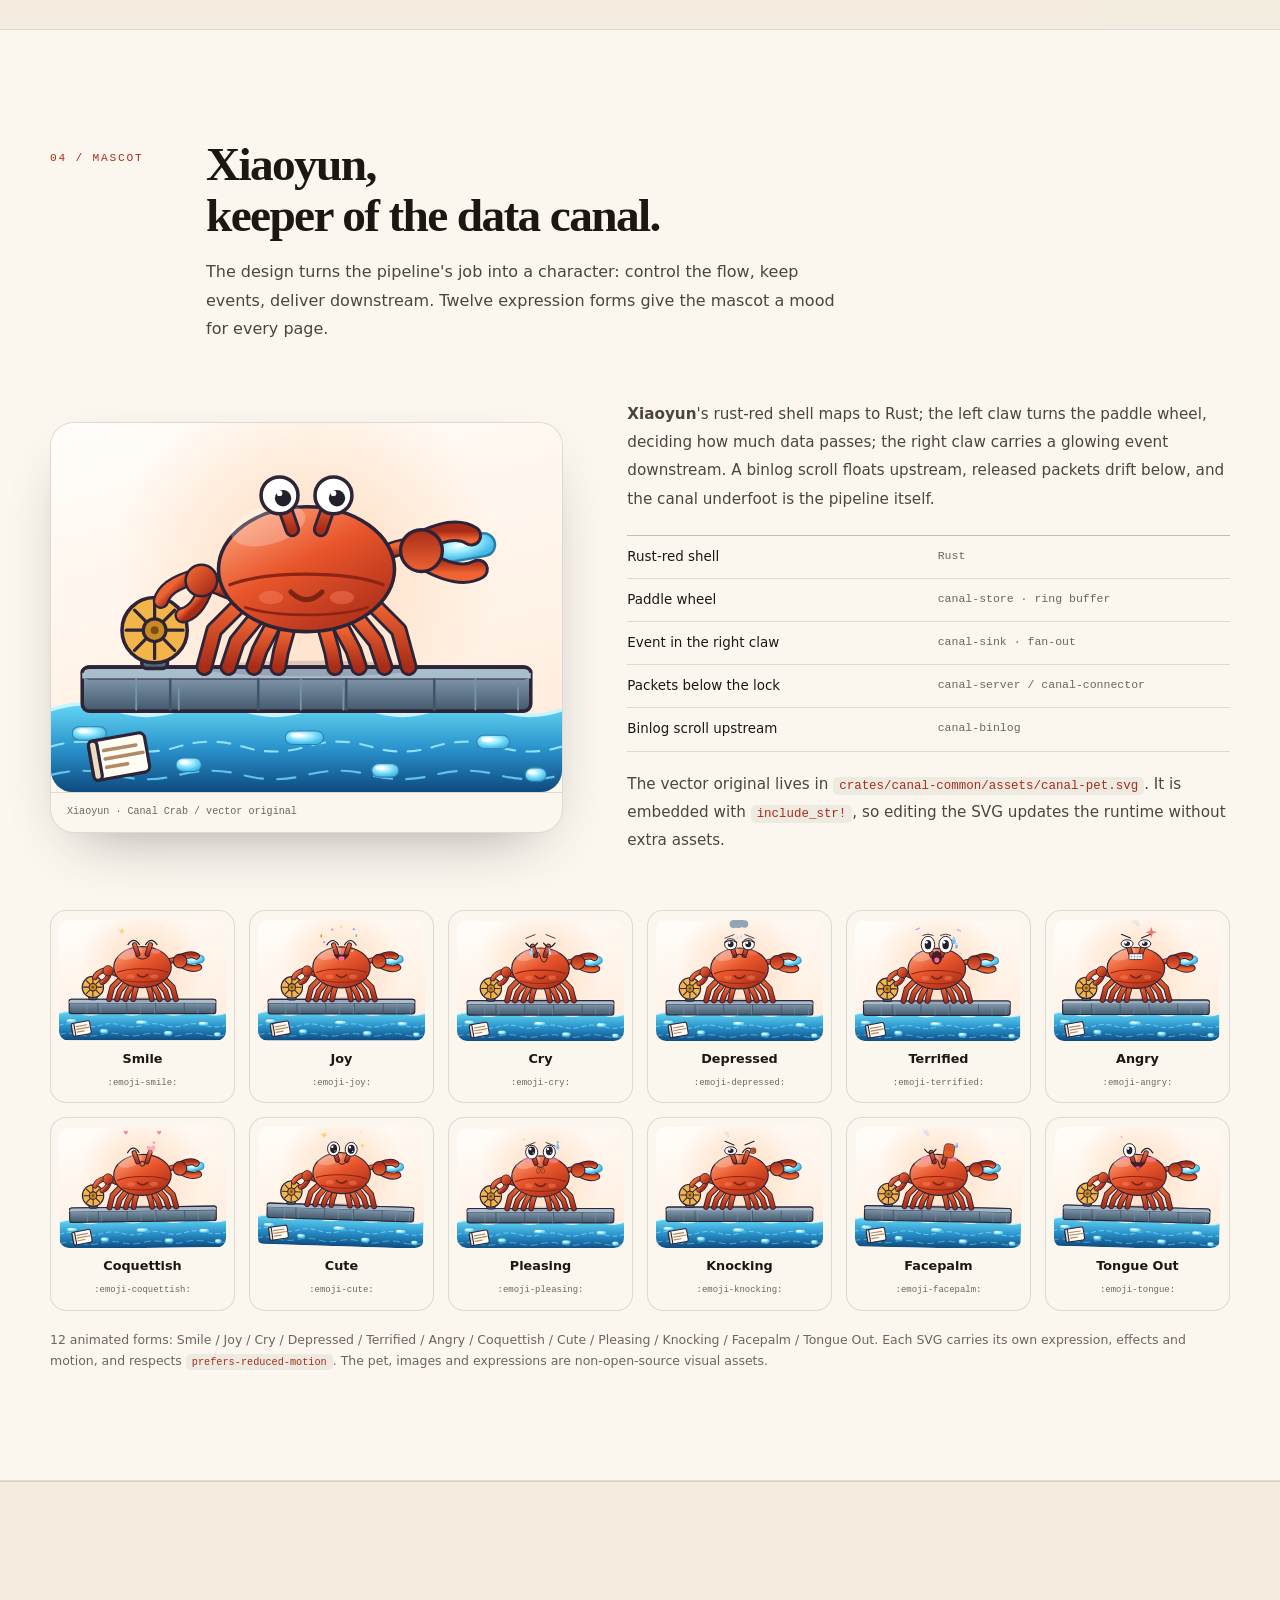
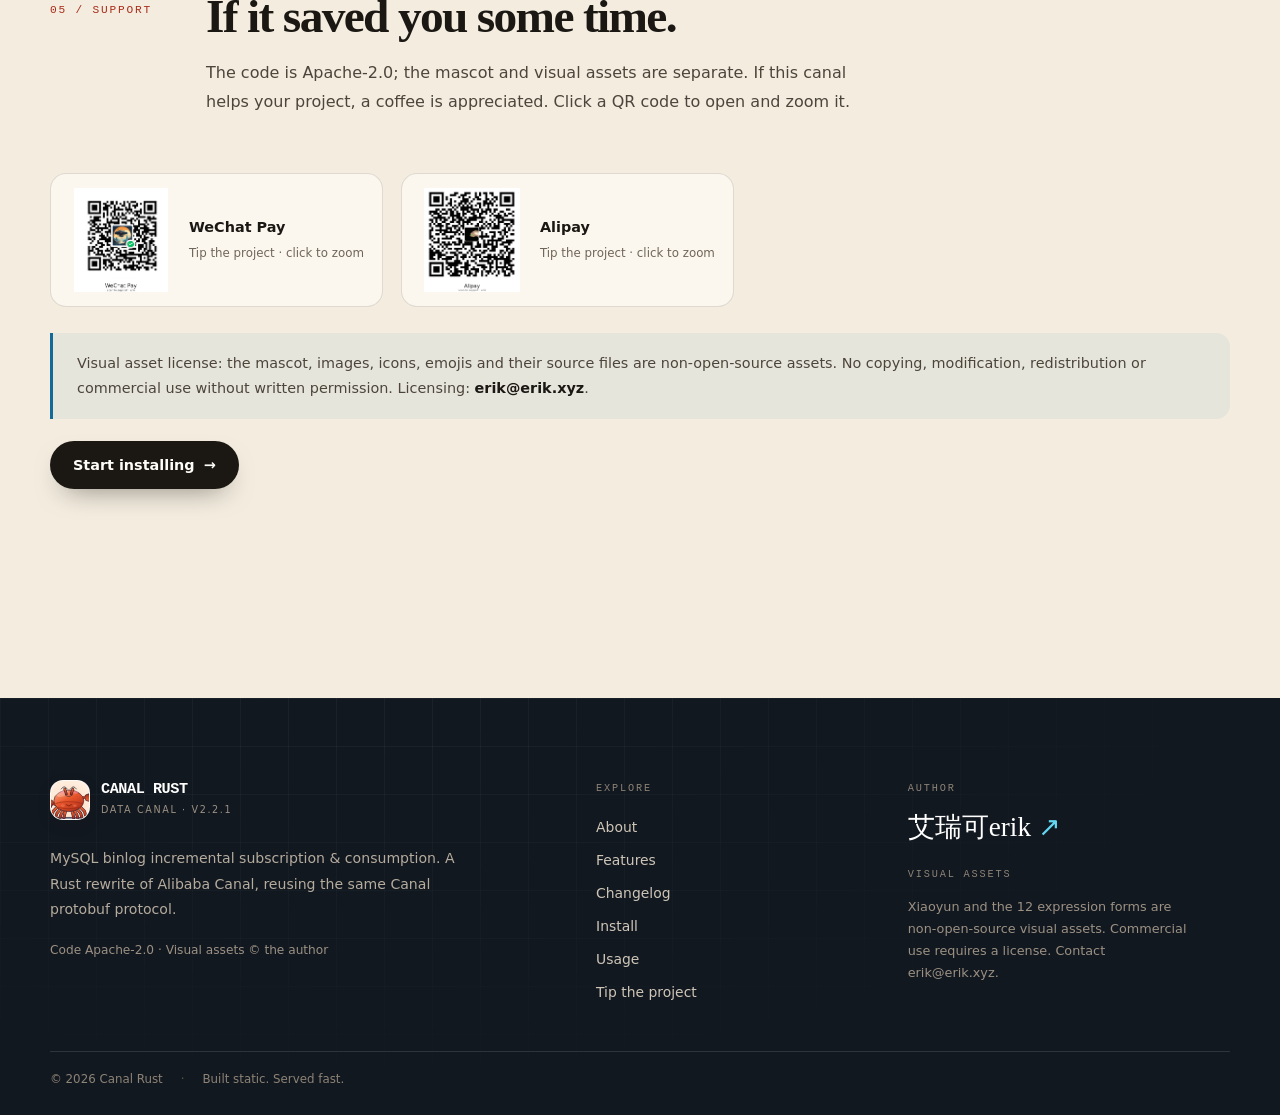
<file: site/about.en.html>
<!DOCTYPE html>
<html lang="en">
<head>
  <meta charset="utf-8">
  <meta name="viewport" content="width=device-width, initial-scale=1">
  <title>About · Canal Rust</title>
  <meta name="description" content="About Canal Rust: a Rust rewrite of Alibaba Canal with 14 crates covering ingest, parsing, filtering, storage, egress and acknowledgement while staying wire-compatible.">
  <meta name="theme-color" content="#f3ecdf">
  <meta name="author" content="艾瑞可erik">
  <meta name="robots" content="index,follow,max-image-preview:large">
  <meta name="application-name" content="Canal Rust">
  <link rel="canonical" href="https://package.erik.xyz/canal/about.en.html">
  <link rel="alternate" hreflang="zh-CN" href="https://package.erik.xyz/canal/about.html">
  <link rel="alternate" hreflang="en" href="https://package.erik.xyz/canal/about.en.html">
  <link rel="alternate" hreflang="x-default" href="https://package.erik.xyz/canal/about.html">
  <meta property="og:type" content="website">
  <meta property="og:site_name" content="Canal Rust">
  <meta property="og:locale" content="en_US">
  <meta property="og:locale:alternate" content="zh_CN">
  <meta property="og:title" content="About · Canal Rust">
  <meta property="og:description" content="About Canal Rust: a Rust rewrite of Alibaba Canal with 14 crates covering ingest, parsing, filtering, storage, egress and acknowledgement while staying wire-compatible.">
  <meta property="og:url" content="https://package.erik.xyz/canal/about.en.html">
  <meta property="og:image" content="https://package.erik.xyz/canal/assets/img/og-canal-rust-en.png">
  <meta property="og:image:type" content="image/png">
  <meta property="og:image:width" content="1200">
  <meta property="og:image:height" content="630">
  <meta property="og:image:alt" content="Canal Rust — Xiaoyun at the lock of the data canal">
  <meta name="twitter:card" content="summary_large_image">
  <meta name="twitter:title" content="About · Canal Rust">
  <meta name="twitter:description" content="About Canal Rust: a Rust rewrite of Alibaba Canal with 14 crates covering ingest, parsing, filtering, storage, egress and acknowledgement while staying wire-compatible.">
  <meta name="twitter:image" content="https://package.erik.xyz/canal/assets/img/og-canal-rust-en.png">
  <script>
    (function () {
      document.documentElement.classList.add('js');
      if (location.pathname === '/canal') location.replace('/canal/');
    })();
  </script>
  <link rel="icon" href="assets/img/pet-top-en.svg" type="image/svg+xml">
  <link rel="stylesheet" href="assets/css/core.css">
  <link rel="stylesheet" href="assets/css/pages.css">
  <link rel="stylesheet" href="assets/css/lightbox.css">
  <link rel="stylesheet" href="assets/css/search.css">
  <noscript><style>.js .reveal{opacity:1;transform:none}</style></noscript>
  <script defer src="assets/js/site.js"></script>
  <script defer src="assets/js/search.js"></script>
  <script type="application/ld+json">
{
  "@context": "https://schema.org",
  "@type": "WebPage",
  "name": "About · Canal Rust",
  "description": "About Canal Rust: a Rust rewrite of Alibaba Canal with 14 crates covering ingest, parsing, filtering, storage, egress and acknowledgement while staying wire-compatible.",
  "url": "https://package.erik.xyz/canal/about.en.html",
  "inLanguage": "en",
  "isPartOf": {
    "@type": "WebSite",
    "name": "Canal Rust",
    "url": "https://package.erik.xyz/canal/index.en.html"
  },
  "about": {
    "@type": "SoftwareApplication",
    "name": "Canal Rust",
    "applicationCategory": "DeveloperApplication",
    "operatingSystem": "Linux, macOS",
    "url": "https://package.erik.xyz/canal/index.en.html"
  },
  "primaryImageOfPage": {
    "@type": "ImageObject",
    "url": "https://package.erik.xyz/canal/assets/img/og-canal-rust-en.png",
    "width": 1200,
    "height": 630
  }
}
  </script>
</head>
<body>
  <a class="skip-link" href="#main">Skip to main content</a>

  <header class="site-header">
    <div class="header-inner">
      <a class="brand" href="index.en.html" aria-label="Canal Rust home">
        <span class="brand-mark"><img src="assets/img/pet-top-en.svg" alt="" width="40" height="40"></span>
        <span><span class="brand-name">CANAL RUST</span><span class="brand-sub">DATA CANAL · v2.2.1</span></span>
      </a>
      <nav class="site-nav" id="site-nav" aria-label="Main navigation">
        <a href="index.en.html">Home</a>
        <a href="about.en.html" aria-current="page">About</a>
        <a href="features.en.html">Features</a>
        <a href="changelog.en.html">Changelog</a>
        <a href="install.en.html">Install</a>
        <a href="usage.en.html">Usage</a>
        <a class="nav-author" href="https://erik.xyz" target="_blank" rel="noopener">艾瑞可erik <span aria-hidden="true">↗</span></a>
      </nav>
      <div class="header-tools">
        <a class="lang-switch" href="about.html" hreflang="zh-CN" lang="zh-CN" aria-label="Switch to Chinese">中文</a>
        <button class="search-toggle" type="button" aria-label="Search" aria-haspopup="dialog"><svg viewBox="0 0 24 24" width="18" height="18" fill="none" stroke="currentColor" stroke-width="2" aria-hidden="true"><circle cx="11" cy="11" r="7"/><path d="m20 20-3.5-3.5"/></svg></button>
        <button class="nav-toggle" type="button" aria-expanded="false" aria-controls="site-nav" aria-label="Open navigation menu">
          <span></span><span></span><span></span>
        </button>
      </div>
    </div>
  </header>

  <main id="main">

    <section class="page-hero">
      <div class="container">
        <p class="eyebrow">Project / About</p>
        <h1>A data canal,<br>kept by a crab.</h1>
        <p class="lede">
          Canal Rust emulates the MySQL slave protocol, sends dump requests to the master,
          parses binary log events and serves them to downstream consumers over protobuf.
          It keeps Java Canal's wire protocol and swaps the runtime for Rust.
        </p>
        <div class="page-hero-meta">
          <span>Apache-2.0</span><span>Cargo workspace</span><span>v2.2.1</span><span>since 2026-07-30</span>
        </div>
      </div>
    </section>

    <section class="section">
      <div class="container">
        <div class="section-head reveal">
          <p class="section-index">01 / OVERVIEW</p>
          <div>
            <h2 class="section-title">One change,<br>delivered end to end.</h2>
            <p class="section-lede">
              MySQL keeps producing changes upstream; downstream consumers can fall behind.
              Something in the middle has to control the flow, keep events and confirm delivery.
              Canal Rust splits the job into 14 crates, each independently testable.
            </p>
          </div>
        </div>

        <div class="spec-grid reveal">
          <div class="spec-cell"><dt>Crates</dt><dd>14</dd><small>independently built Rust crates</small></div>
          <div class="spec-cell"><dt>Rust source</dt><dd>~8.4k</dd><small>lines of source</small></div>
          <div class="spec-cell"><dt>Test code</dt><dd>~3.9k</dd><small>lines of tests</small></div>
          <div class="spec-cell"><dt>Tests</dt><dd>390</dd><small>unit / integration tests</small></div>
          <div class="spec-cell"><dt>Protobuf</dt><dd>2</dd><small>upstream Canal definitions</small></div>
          <div class="spec-cell"><dt>Version</dt><dd>2.2.1</dd><small>workspace version</small></div>
          <div class="spec-cell"><dt>Clippy</dt><dd>0</dd><small>warnings</small></div>
          <div class="spec-cell"><dt>License</dt><dd>Apache</dd><small>code, version 2.0</small></div>
        </div>

        <div class="split reveal">
          <div>
            <p class="lead">Canal Rust is not another CDC product. It is a deliberately restrained rewrite: same protocol, same semantics, new implementation.</p>
            <p>
              Fourteen crates cover the full path: <strong>ingest → parse → filter → store → egress → ack</strong>.
              The wire protocol is identical to Java Canal, so existing Java / Go / Python / C# / Node.js clients connect without changes.
            </p>
          </div>
          <div>
            <p>
              <code>mysql_cdc</code> connects to MySQL 5.1–8.0 and MariaDB with position and GTID modes.
              Parsed events pass through regex filters, a ring buffer, and TCP or Kafka exits before reaching consumers.
            </p>
            <p>
              Rust brings clearer ownership, a lighter runtime and crate boundaries that can be tested and replaced independently.
              The 14 crates form a one-way dependency graph — a stable home for the mascot too.
            </p>
          </div>
        </div>
      </div>
    </section>

    <section class="section band">
      <div class="container">
        <div class="section-head reveal">
          <p class="section-index">02 / ARCHITECTURE</p>
          <div>
            <h2 class="section-title">Six layers,<br>one direction.</h2>
            <p class="section-lede">From MySQL to a TCP client or Kafka, each crate does one job. Layers meet at an explicit event model, and an exception in one does not block graceful shutdown of the others.</p>
          </div>
        </div>

        <figure class="figure-card reveal">
          <img src="assets/img/architecture-en.svg" alt="Canal Rust architecture: MySQL Master, canal-binlog, canal-filter, canal-sink, canal-store, canal-server and Kafka"
               width="1240" height="812" loading="lazy" decoding="async">
          <figcaption>Architecture / 14-crate Rust workspace · v2.2.1</figcaption>
        </figure>

        <div class="table-wrap reveal" style="margin-top:24px">
          <table>
            <thead><tr><th>Layer</th><th>Crate</th><th>Responsibility</th></tr></thead>
            <tbody>
              <tr><td>Ingest</td><td><code>canal-binlog</code></td><td>Connect to MySQL, pull binlog and convert it to a unified event model</td></tr>
              <tr><td>Process</td><td><code>canal-filter</code> · <code>canal-sink</code></td><td>Regex table/schema filtering and fan-out to multiple exits</td></tr>
              <tr><td>Egress</td><td><code>canal-store</code> · <code>canal-server</code> · <code>canal-connector</code></td><td>Ring buffer, TCP protocol service and Kafka delivery</td></tr>
              <tr><td>Orchestrate</td><td><code>canal-instance</code></td><td>Manage multiple destinations; each owns a complete path</td></tr>
              <tr><td>Operate</td><td><code>canal-admin</code> · <code>canal-prometheus</code> · <code>canal-cli</code></td><td>Control API, metrics endpoint and CLI entry point</td></tr>
              <tr><td>Foundation</td><td><code>canal-common</code> · <code>canal-proto</code> · <code>canal-meta</code></td><td>Types and lifecycle, protobuf generation and schema cache</td></tr>
            </tbody>
          </table>
        </div>

        <div class="code-block reveal" style="margin-top:24px">
          <div class="code-head"><span>data flow</span><button class="code-copy" type="button">Copy</button></div>
          <pre><code>MySQL Master
    │  binlog dump (mysql_cdc)
    ▼
canal-binlog ──▶ canal-filter ──▶ canal-sink ──┬──▶ canal-store ──▶ canal-server ──▶ client
                                                └──▶ canal-connector ──▶ Kafka

canal-instance manages destinations; canal-admin / canal-prometheus expose control and metrics.</code></pre>
        </div>

        <p class="section-lede" style="margin-top:26px">Instance, session and process are independent tracks: an error in one does not block graceful shutdown of the others.</p>
        <figure class="figure-card reveal" style="margin-top:18px">
          <img src="assets/img/lifecycle-en.svg" alt="Canal Rust lifecycle: instance, session and process state flows"
               width="1240" height="890" loading="lazy" decoding="async">
          <figcaption>Lifecycle / instance · session · process</figcaption>
        </figure>

        <a class="btn btn-ghost btn-small arch-cta" href="features.en.html">Explore the 14 capabilities <span class="arrow" aria-hidden="true">→</span></a>
      </div>
    </section>

    <section class="section">
      <div class="container">
        <div class="section-head reveal">
          <p class="section-index">03 / DECISIONS</p>
          <div>
            <h2 class="section-title">Every choice,<br>fewer surprises.</h2>
            <p class="section-lede">Wire compatibility is a hard constraint. Everything else serves it: a mature CDC library, pure-Rust protobuf, a dependency-free ring buffer and runtime state visible through tracing and Prometheus.</p>
          </div>
        </div>

        <div class="table-wrap reveal">
          <table>
            <thead><tr><th>Decision</th><th>Choice</th><th>Why</th></tr></thead>
            <tbody>
              <tr><td>Wire protocol</td><td>Reuse Canal <code>.proto</code></td><td>Existing clients need no changes</td></tr>
              <tr><td>binlog parsing</td><td><code>mysql_cdc</code> crate</td><td>Mature CDC library for MySQL / MariaDB</td></tr>
              <tr><td>Async runtime</td><td><code>tokio</code></td><td>The Rust ecosystem standard</td></tr>
              <tr><td>Serialization</td><td><code>prost</code> + <code>prost-build</code></td><td>Pure-Rust protobuf</td></tr>
              <tr><td>Event storage</td><td>Custom ring buffer</td><td>No external dependency, built on <code>VecDeque</code></td></tr>
              <tr><td>Configuration</td><td><code>serde_yaml</code></td><td>YAML, matching Java Canal's properties role</td></tr>
              <tr><td>Logging</td><td><code>tracing</code></td><td>Structured, span-based logs</td></tr>
              <tr><td>Web framework</td><td><code>axum</code></td><td>Admin API and Prometheus endpoint</td></tr>
            </tbody>
          </table>
        </div>

        <h3 class="section-title" style="font-size:1.45rem;margin-top:42px">Technology comparison</h3>
        <div class="table-wrap reveal" style="margin-top:16px">
          <table>
            <thead><tr><th>Component</th><th>Java Canal</th><th>Canal Rust</th></tr></thead>
            <tbody>
              <tr><td>Language</td><td>Java 8</td><td>Rust (stable)</td></tr>
              <tr><td>Runtime</td><td>JVM</td><td>Native binary (AOT)</td></tr>
              <tr><td>Networking</td><td>Netty 4.x</td><td><code>tokio</code> + <code>tokio-util</code> codec</td></tr>
              <tr><td>Serialization</td><td>Protobuf 3 (java)</td><td><code>prost</code></td></tr>
              <tr><td>Binlog</td><td><code>dbsync</code></td><td><code>mysql_cdc</code></td></tr>
              <tr><td>Event storage</td><td>LMAX Disruptor</td><td>Custom ring buffer</td></tr>
              <tr><td>DI container</td><td>Spring 5</td><td>Constructor injection</td></tr>
              <tr><td>Configuration</td><td>Spring properties</td><td><code>serde_yaml</code></td></tr>
              <tr><td>Logging</td><td>Logback + SLF4J</td><td><code>tracing</code></td></tr>
              <tr><td>SQL parser</td><td>Druid</td><td><code>sqlparser</code></td></tr>
              <tr><td>Build</td><td>Maven</td><td>Cargo</td></tr>
              <tr><td>Expression engine</td><td>Aviator</td><td><code>regex</code></td></tr>
            </tbody>
          </table>
        </div>

        <div class="callout warn reveal" style="margin-top:24px">
          <strong>Known edges:</strong> upstream <code>mysql_cdc 0.2.1</code> has no TLS, so MySQL connections are plaintext;
          authentication supports only <code>mysql_native_password</code> and <code>caching_sha2_password</code>;
          the Admin API binds to loopback by default and needs an explicit <code>server.admin_bind</code> for containers or remote access.
          See <a href="features.en.html#limits">Features · Known limits</a>.
        </div>
      </div>
    </section>

    <section class="section band" id="mascot">
      <div class="container">
        <div class="section-head reveal">
          <p class="section-index">04 / MASCOT</p>
          <div>
            <h2 class="section-title">Xiaoyun,<br>keeper of the data canal.</h2>
            <p class="section-lede">The design turns the pipeline's job into a character: control the flow, keep events, deliver downstream. Twelve expression forms give the mascot a mood for every page.</p>
          </div>
        </div>

        <div class="mascot-grid">
          <figure class="mascot-figure reveal">
            <img src="assets/img/canal-pet-en.svg" alt="Xiaoyun on the lock wall, one claw on the paddle wheel, the other carrying a glowing event, with data packets below"
                 width="720" height="520" loading="lazy" decoding="async">
            <figcaption>Xiaoyun · Canal Crab / vector original</figcaption>
          </figure>
          <div class="mascot-copy reveal">
            <p><strong>Xiaoyun</strong>'s rust-red shell maps to Rust; the left claw turns the paddle wheel, deciding how much data passes; the right claw carries a glowing event downstream. A binlog scroll floats upstream, released packets drift below, and the canal underfoot is the pipeline itself.</p>
            <div class="map-list">
              <div class="map-row"><span>Rust-red shell</span><span>Rust</span></div>
              <div class="map-row"><span>Paddle wheel</span><span>canal-store · ring buffer</span></div>
              <div class="map-row"><span>Event in the right claw</span><span>canal-sink · fan-out</span></div>
              <div class="map-row"><span>Packets below the lock</span><span>canal-server / canal-connector</span></div>
              <div class="map-row"><span>Binlog scroll upstream</span><span>canal-binlog</span></div>
            </div>
            <p class="gallery-note">The vector original lives in <code>crates/canal-common/assets/canal-pet.svg</code>. It is embedded with <code>include_str!</code>, so editing the SVG updates the runtime without extra assets.</p>
          </div>
        </div>

        <div class="pet-gallery reveal" style="margin-top:clamp(36px,5vw,56px)">
          <div class="pet-card"><img src="assets/img/pet-smile-en.svg" alt="Xiaoyun · Smile" width="720" height="520" loading="lazy"><b>Smile</b><code>:emoji-smile:</code></div>
          <div class="pet-card"><img src="assets/img/pet-joy-en.svg" alt="Xiaoyun · Joy" width="720" height="520" loading="lazy"><b>Joy</b><code>:emoji-joy:</code></div>
          <div class="pet-card"><img src="assets/img/pet-cry-en.svg" alt="Xiaoyun · Cry" width="720" height="520" loading="lazy"><b>Cry</b><code>:emoji-cry:</code></div>
          <div class="pet-card"><img src="assets/img/pet-depressed-en.svg" alt="Xiaoyun · Depressed" width="720" height="520" loading="lazy"><b>Depressed</b><code>:emoji-depressed:</code></div>
          <div class="pet-card"><img src="assets/img/pet-terrified-en.svg" alt="Xiaoyun · Terrified" width="720" height="520" loading="lazy"><b>Terrified</b><code>:emoji-terrified:</code></div>
          <div class="pet-card"><img src="assets/img/pet-angry-en.svg" alt="Xiaoyun · Angry" width="720" height="520" loading="lazy"><b>Angry</b><code>:emoji-angry:</code></div>
          <div class="pet-card"><img src="assets/img/pet-coquettish-en.svg" alt="Xiaoyun · Coquettish" width="720" height="520" loading="lazy"><b>Coquettish</b><code>:emoji-coquettish:</code></div>
          <div class="pet-card"><img src="assets/img/pet-cute-en.svg" alt="Xiaoyun · Cute" width="720" height="520" loading="lazy"><b>Cute</b><code>:emoji-cute:</code></div>
          <div class="pet-card"><img src="assets/img/pet-pleasing-en.svg" alt="Xiaoyun · Pleasing" width="720" height="520" loading="lazy"><b>Pleasing</b><code>:emoji-pleasing:</code></div>
          <div class="pet-card"><img src="assets/img/pet-knocking-en.svg" alt="Xiaoyun · Knocking" width="720" height="520" loading="lazy"><b>Knocking</b><code>:emoji-knocking:</code></div>
          <div class="pet-card"><img src="assets/img/pet-facepalm-en.svg" alt="Xiaoyun · Facepalm" width="720" height="520" loading="lazy"><b>Facepalm</b><code>:emoji-facepalm:</code></div>
          <div class="pet-card"><img src="assets/img/pet-tongue-en.svg" alt="Xiaoyun · Tongue Out" width="720" height="520" loading="lazy"><b>Tongue Out</b><code>:emoji-tongue:</code></div>
        </div>
        <p class="gallery-note">12 animated forms: Smile / Joy / Cry / Depressed / Terrified / Angry / Coquettish / Cute / Pleasing / Knocking / Facepalm / Tongue Out. Each SVG carries its own expression, effects and motion, and respects <code>prefers-reduced-motion</code>. The pet, images and expressions are non-open-source visual assets.</p>
      </div>
    </section>

    <section class="section" id="support">
      <div class="container">
        <div class="section-head reveal">
          <p class="section-index">05 / SUPPORT</p>
          <div>
            <h2 class="section-title">If it saved you some time.</h2>
            <p class="section-lede">The code is Apache-2.0; the mascot and visual assets are separate. If this canal helps your project, a coffee is appreciated. Click a QR code to open and zoom it.</p>
          </div>
        </div>
        <div class="support-row reveal">
          <div class="support-card">
            <img src="assets/img/weixinpay-en.png" alt="WeChat Pay QR code" width="104" height="104" loading="lazy" decoding="async">
            <div><b>WeChat Pay</b><span>Tip the project · click to zoom</span></div>
          </div>
          <div class="support-card">
            <img src="assets/img/alipay-en.png" alt="Alipay QR code" width="104" height="104" loading="lazy" decoding="async">
            <div><b>Alipay</b><span>Tip the project · click to zoom</span></div>
          </div>
        </div>
        <div class="callout info reveal" style="margin-top:26px">
          Visual asset license: the mascot, images, icons, emojis and their source files are non-open-source assets.
          No copying, modification, redistribution or commercial use without written permission. Licensing: <strong>erik@erik.xyz</strong>.
        </div>
        <a class="btn btn-primary arch-cta" href="install.en.html">Start installing <span class="arrow" aria-hidden="true">→</span></a>
      </div>
    </section>

  </main>

  <footer class="site-footer">
    <div class="container">
      <div class="footer-grid">
        <div class="footer-intro">
          <a class="brand brand--footer" href="index.en.html" aria-label="Canal Rust home">
            <span class="brand-mark"><img src="assets/img/pet-top-en.svg" alt="" width="40" height="40"></span>
            <span><span class="brand-name">CANAL RUST</span><span class="brand-sub">DATA CANAL · v2.2.1</span></span>
          </a>
          <p>MySQL binlog incremental subscription &amp; consumption. A Rust rewrite of Alibaba Canal, reusing the same Canal protobuf protocol.</p>
          <p class="footer-license">Code Apache-2.0 · Visual assets © the author</p>
        </div>
        <nav class="footer-nav" aria-label="Footer navigation">
          <p class="footer-kicker">EXPLORE</p>
          <a href="about.en.html">About</a>
          <a href="features.en.html">Features</a>
          <a href="changelog.en.html">Changelog</a>
          <a href="install.en.html">Install</a>
          <a href="usage.en.html">Usage</a>
          <a href="index.en.html#support">Tip the project</a>
        </nav>
        <div class="footer-meta">
          <p class="footer-kicker">AUTHOR</p>
          <a class="footer-author" href="https://erik.xyz" target="_blank" rel="noopener">艾瑞可erik <span aria-hidden="true">↗</span></a>
          <p class="footer-kicker">VISUAL ASSETS</p>
          <p>Xiaoyun and the 12 expression forms are non-open-source visual assets. Commercial use requires a license. Contact erik@erik.xyz.</p>
        </div>
      </div>
      <div class="footer-bottom">
        <span>© 2026 Canal Rust</span><span class="footer-dot" aria-hidden="true">·</span><span>Built static. Served fast.</span>
      </div>
    </div>
  </footer>

  <button class="backtop" id="backtop" type="button" aria-label="Back to top">
    <img src="assets/img/pet-top-en.svg" alt="" width="64" height="64" loading="lazy">
  </button>
</body>
</html>
</file>
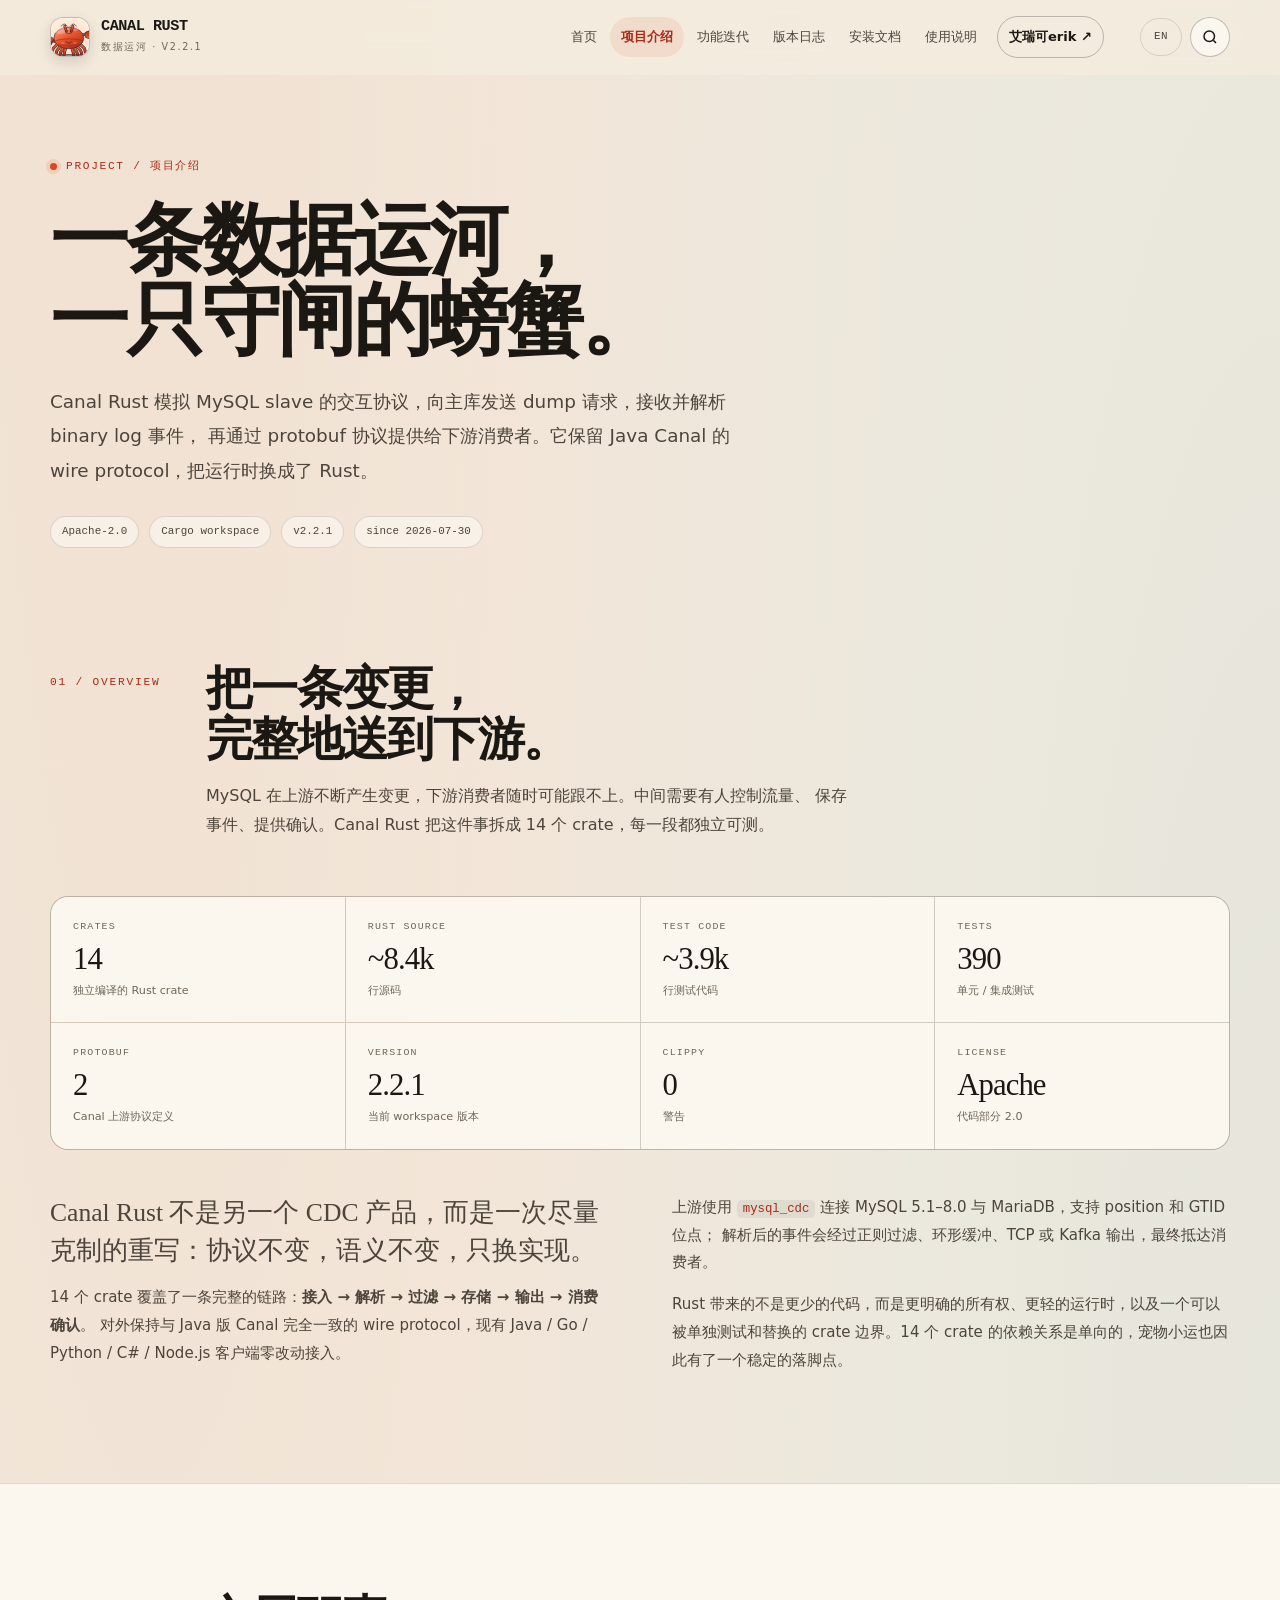
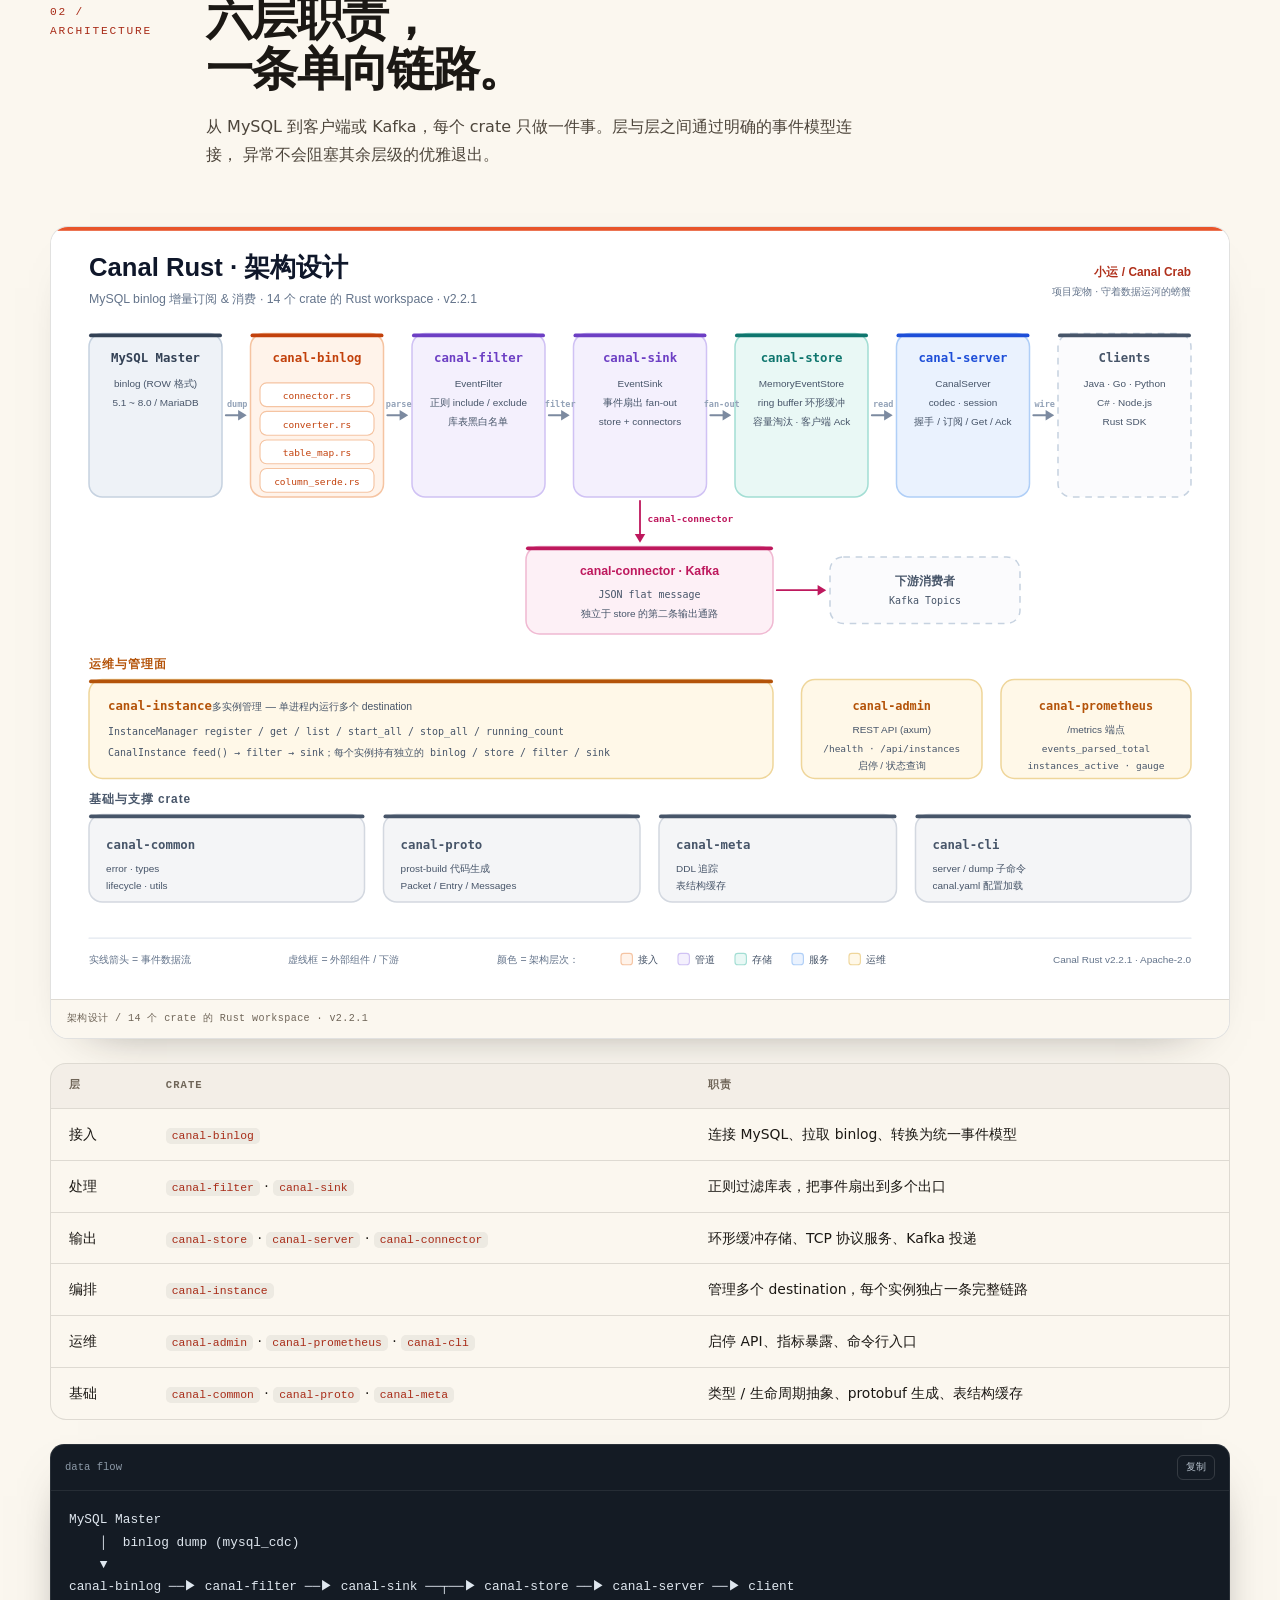
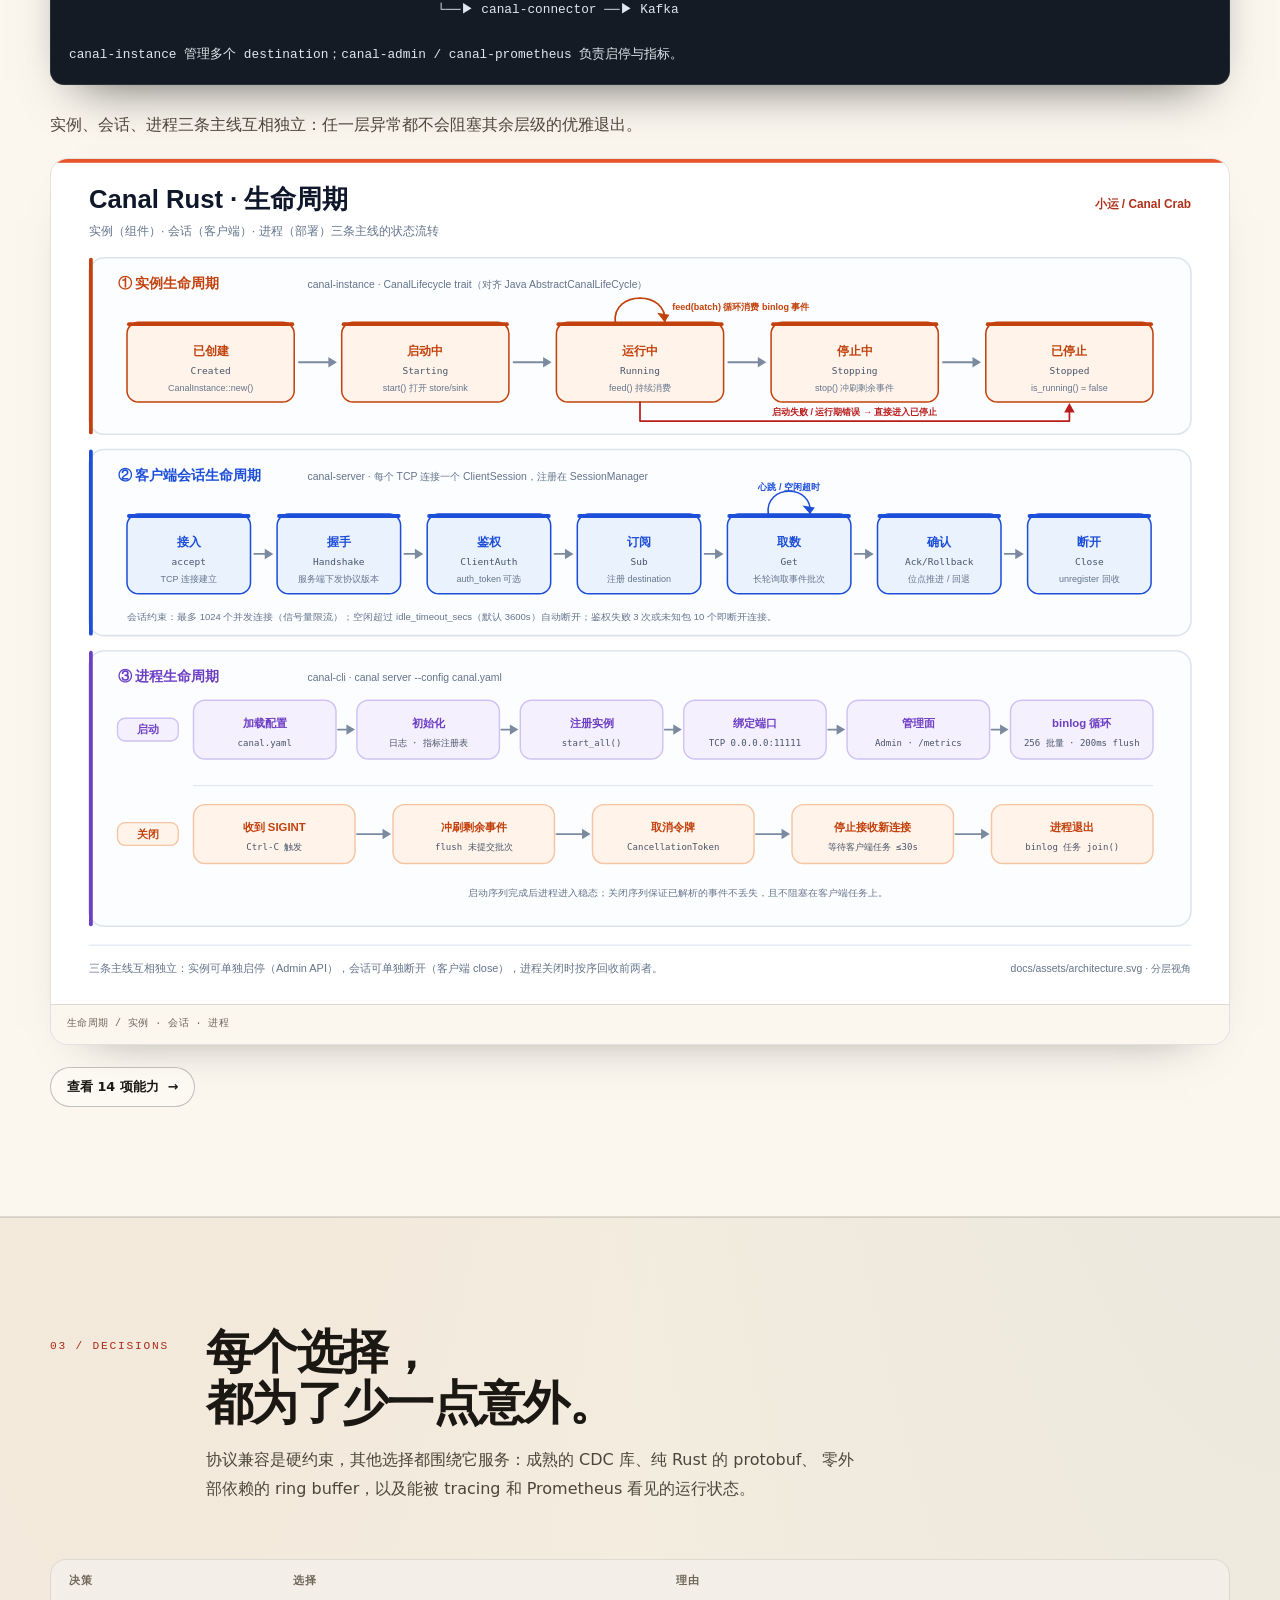
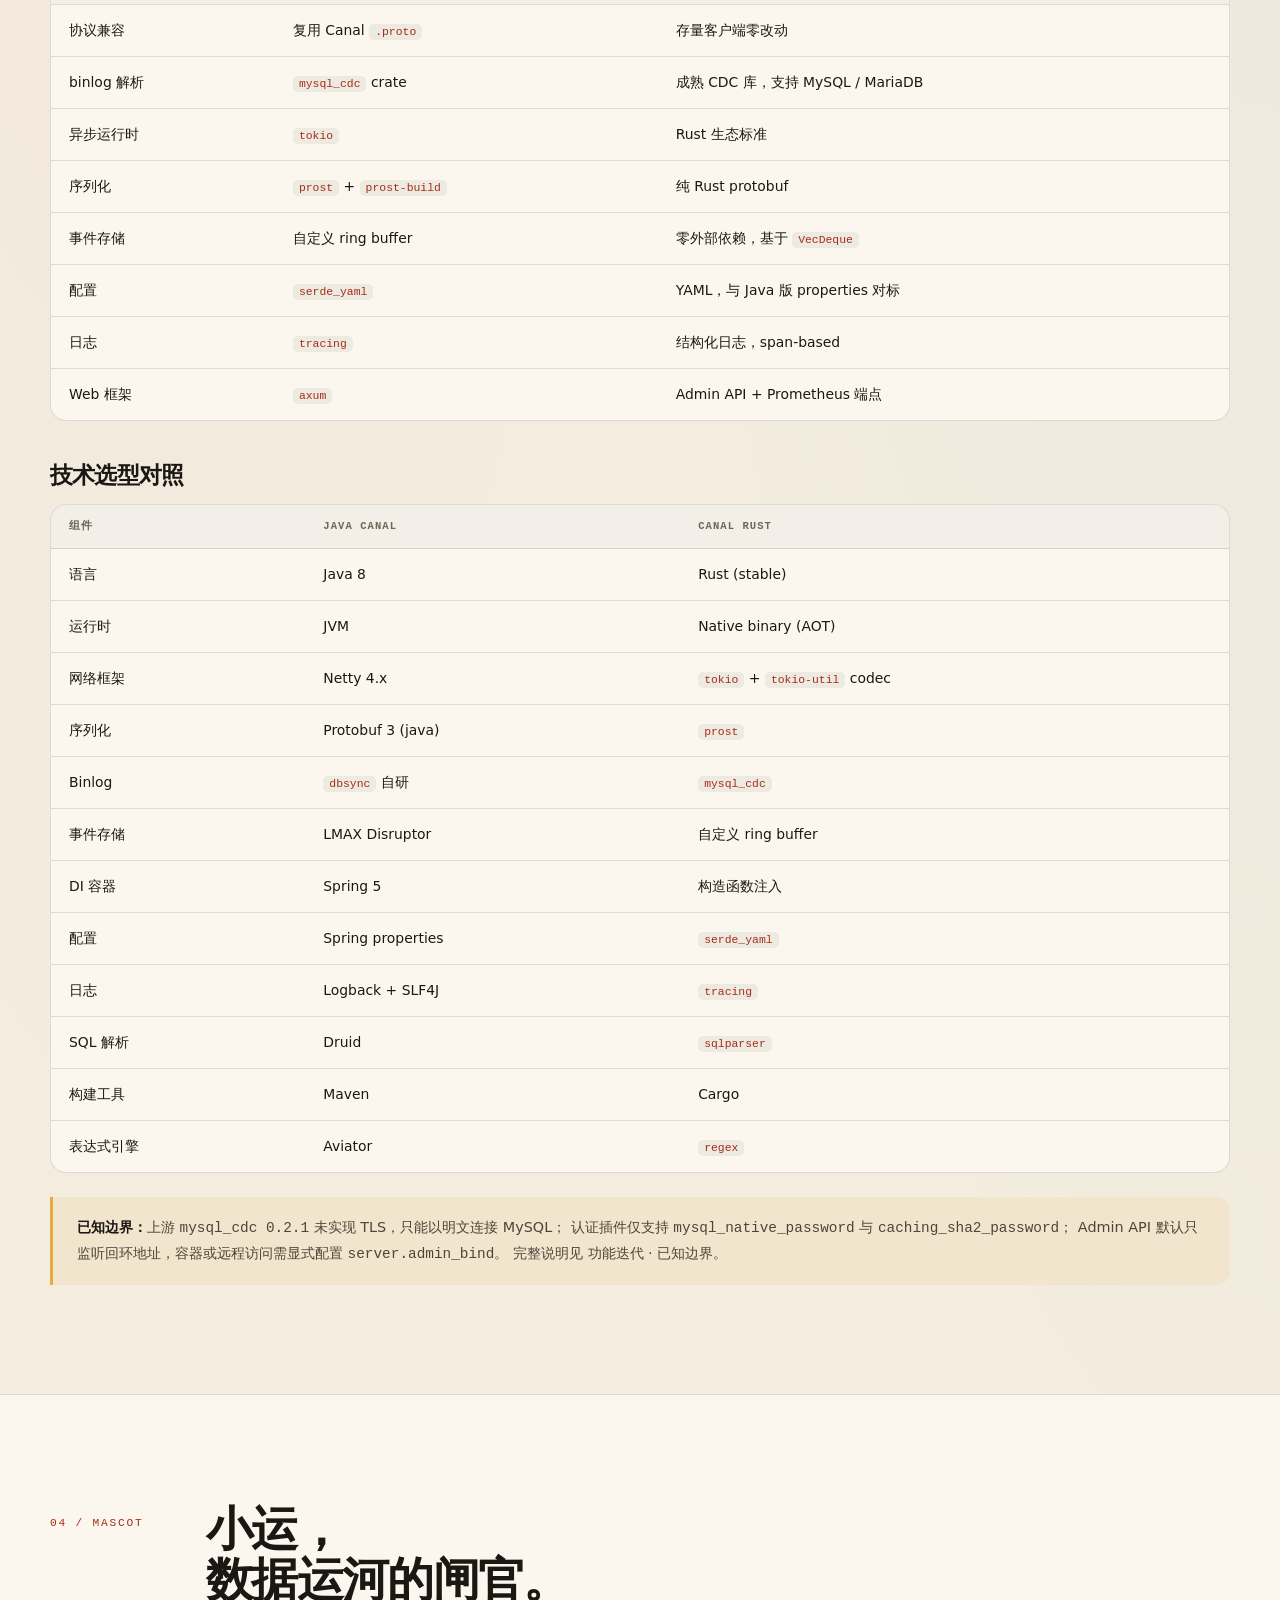
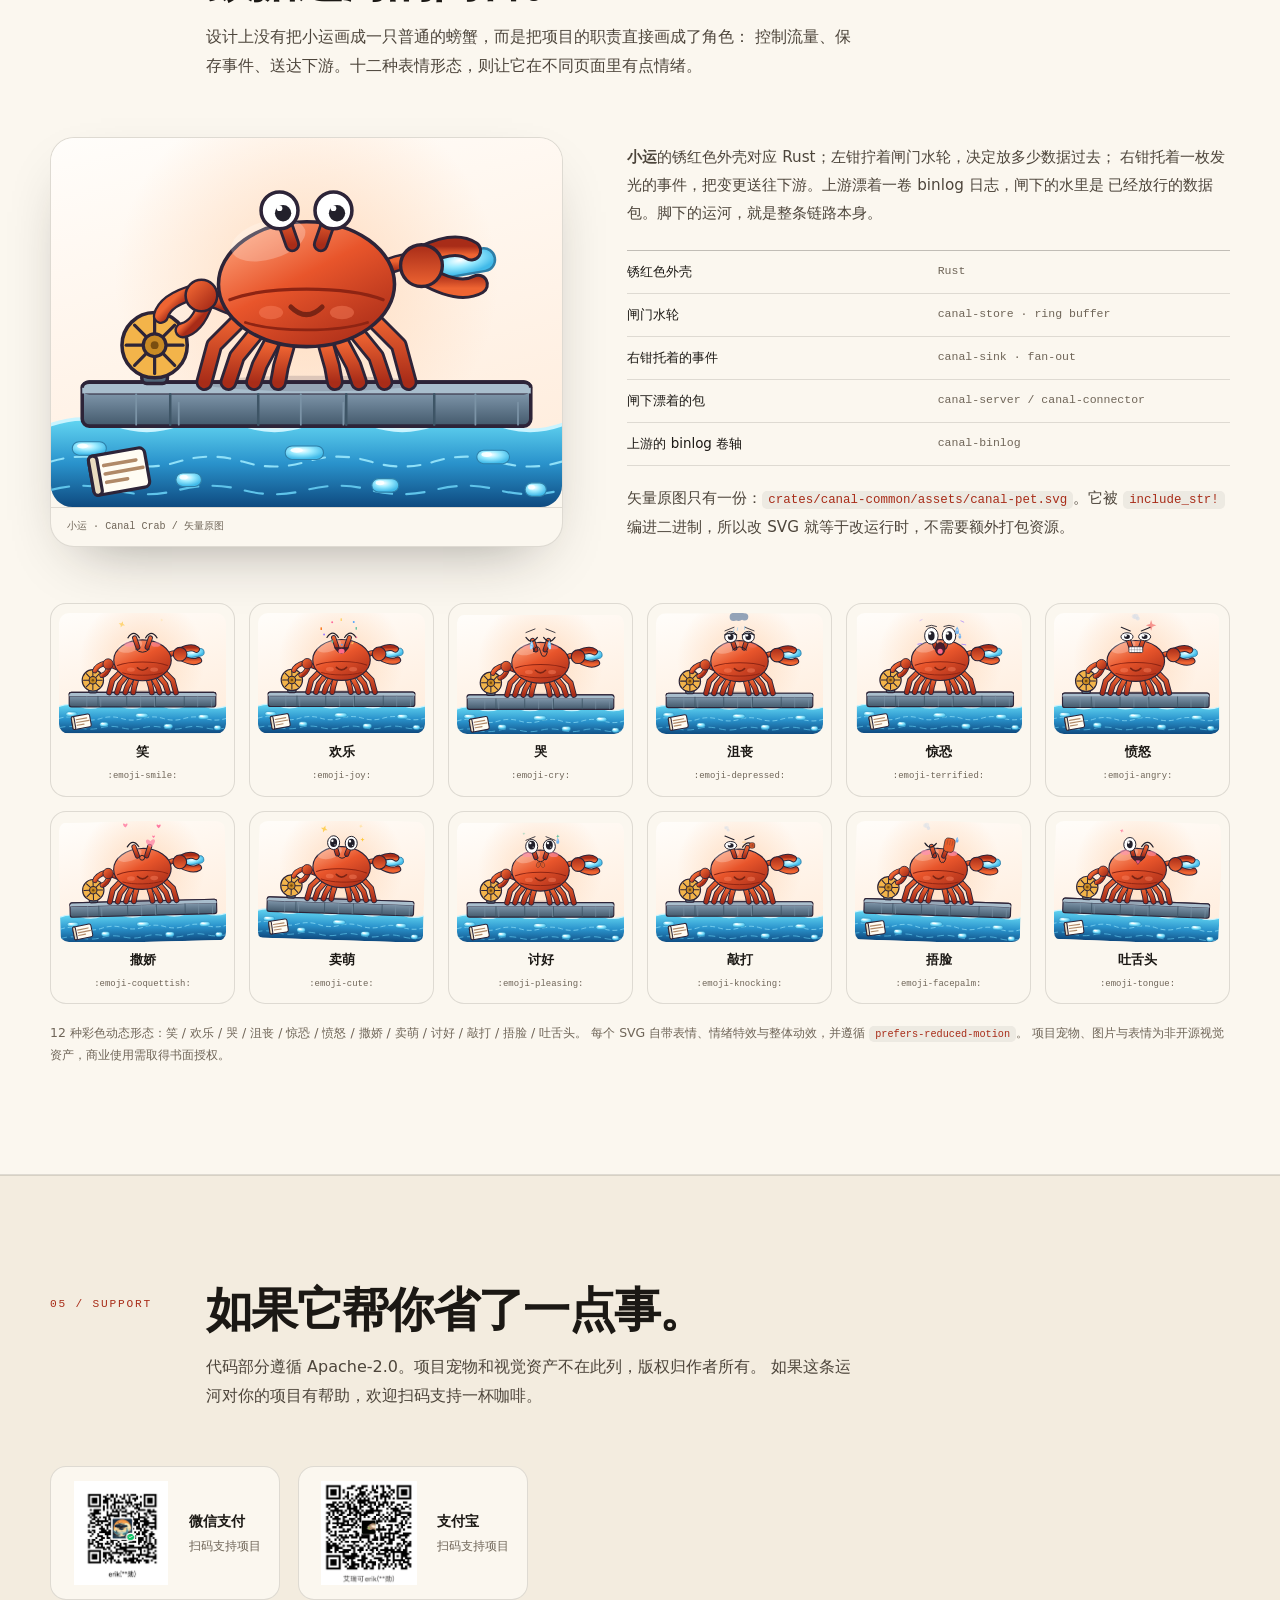
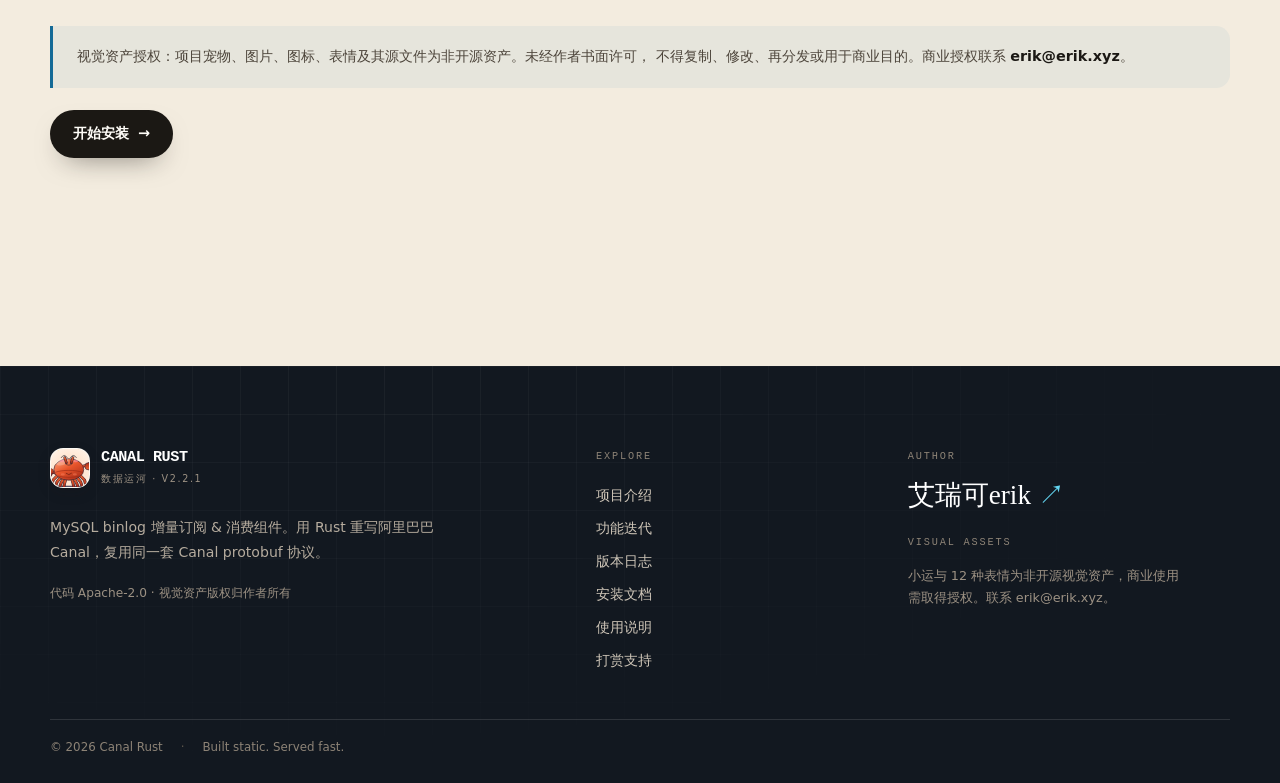
<file: site/about.html>
<!DOCTYPE html>
<html lang="zh-CN">
<head>
  <meta charset="utf-8">
  <meta name="viewport" content="width=device-width, initial-scale=1">
  <title>项目介绍 · Canal Rust</title>
  <meta name="description" content="Canal Rust 项目介绍：用 Rust 重写阿里巴巴 Canal，14 个 crate 覆盖接入、解析、过滤、存储、输出与消费确认，保持 Canal wire protocol 兼容。">
  <meta name="theme-color" content="#f3ecdf">
  <meta name="author" content="艾瑞可erik">
  <meta name="robots" content="index,follow,max-image-preview:large">
  <meta name="application-name" content="Canal Rust">
  <link rel="canonical" href="https://package.erik.xyz/canal/about.html">
  <link rel="alternate" hreflang="zh-CN" href="https://package.erik.xyz/canal/about.html">
  <link rel="alternate" hreflang="en" href="https://package.erik.xyz/canal/about.en.html">
  <link rel="alternate" hreflang="x-default" href="https://package.erik.xyz/canal/about.html">
  <meta property="og:locale:alternate" content="en_US">
  <meta property="og:type" content="website">
  <meta property="og:site_name" content="Canal Rust">
  <meta property="og:locale" content="zh_CN">
  <meta property="og:title" content="项目介绍 · Canal Rust">
  <meta property="og:description" content="Canal Rust 项目介绍：用 Rust 重写阿里巴巴 Canal，14 个 crate 覆盖接入、解析、过滤、存储、输出与消费确认，保持 Canal wire protocol 兼容。">
  <meta property="og:url" content="https://package.erik.xyz/canal/about.html">
  <meta property="og:image" content="https://package.erik.xyz/canal/assets/img/og-canal-rust.png">
  <meta property="og:image:type" content="image/png">
  <meta property="og:image:width" content="1200">
  <meta property="og:image:height" content="630">
  <meta property="og:image:alt" content="Canal Rust — 小运守在数据运河的闸口">
  <meta name="twitter:card" content="summary_large_image">
  <meta name="twitter:title" content="项目介绍 · Canal Rust">
  <meta name="twitter:description" content="Canal Rust 项目介绍：用 Rust 重写阿里巴巴 Canal，14 个 crate 覆盖接入、解析、过滤、存储、输出与消费确认，保持 Canal wire protocol 兼容。">
  <meta name="twitter:image" content="https://package.erik.xyz/canal/assets/img/og-canal-rust.png">
  <script>
    (function () {
      document.documentElement.classList.add('js');
      if (location.pathname === '/canal') location.replace('/canal/');
    })();
  </script>
  <link rel="icon" href="assets/img/pet-top.svg" type="image/svg+xml">
  <link rel="stylesheet" href="assets/css/core.css">
  <link rel="stylesheet" href="assets/css/pages.css">
  <link rel="stylesheet" href="assets/css/lightbox.css">
  <link rel="stylesheet" href="assets/css/search.css">
  <noscript><style>.js .reveal{opacity:1;transform:none}</style></noscript>
  <script defer src="assets/js/site.js"></script>
  <script defer src="assets/js/search.js"></script>
  <script type="application/ld+json">
{
  "@context": "https://schema.org",
  "@type": "WebPage",
  "name": "项目介绍 · Canal Rust",
  "description": "Canal Rust 项目介绍：用 Rust 重写阿里巴巴 Canal，14 个 crate 覆盖接入、解析、过滤、存储、输出与消费确认，保持 Canal wire protocol 兼容。",
  "url": "https://package.erik.xyz/canal/about.html",
  "inLanguage": "zh-CN",
  "isPartOf": {
    "@type": "WebSite",
    "name": "Canal Rust",
    "url": "https://package.erik.xyz/canal/"
  },
  "about": {
    "@type": "SoftwareApplication",
    "name": "Canal Rust",
    "applicationCategory": "DeveloperApplication",
    "operatingSystem": "Linux, macOS",
    "url": "https://package.erik.xyz/canal/"
  },
  "primaryImageOfPage": {
    "@type": "ImageObject",
    "url": "https://package.erik.xyz/canal/assets/img/og-canal-rust.png",
    "width": 1200,
    "height": 630
  }
}
  </script>
</head>
<body>
  <a class="skip-link" href="#main">跳到主要内容</a>

  <header class="site-header">
    <div class="header-inner">
      <a class="brand" href="index.html" aria-label="Canal Rust 首页">
        <span class="brand-mark"><img src="assets/img/pet-top.svg" alt="" width="40" height="40"></span>
        <span><span class="brand-name">CANAL RUST</span><span class="brand-sub">数据运河 · v2.2.1</span></span>
      </a>
      <nav class="site-nav" id="site-nav" aria-label="主导航">
        <a href="index.html">首页</a>
        <a href="about.html" aria-current="page">项目介绍</a>
        <a href="features.html">功能迭代</a>
        <a href="changelog.html">版本日志</a>
        <a href="install.html">安装文档</a>
        <a href="usage.html">使用说明</a>
        <a class="nav-author" href="https://erik.xyz" target="_blank" rel="noopener">艾瑞可erik <span aria-hidden="true">↗</span></a>
      </nav>
      <div class="header-tools">
        <a class="lang-switch" href="about.en.html" hreflang="en" lang="en" aria-label="切换到英文">EN</a>
        <button class="search-toggle" type="button" aria-label="搜索" aria-haspopup="dialog"><svg viewBox="0 0 24 24" width="18" height="18" fill="none" stroke="currentColor" stroke-width="2" aria-hidden="true"><circle cx="11" cy="11" r="7"/><path d="m20 20-3.5-3.5"/></svg></button>
        <button class="nav-toggle" type="button" aria-expanded="false" aria-controls="site-nav" aria-label="打开导航菜单">
          <span></span><span></span><span></span>
        </button>
      </div>
    </div>
  </header>

  <main id="main">
    <section class="page-hero">
      <div class="container">
        <p class="eyebrow">Project / 项目介绍</p>
        <h1>一条数据运河，<br>一只守闸的螃蟹。</h1>
        <p class="lede">
          Canal Rust 模拟 MySQL slave 的交互协议，向主库发送 dump 请求，接收并解析 binary log 事件，
          再通过 protobuf 协议提供给下游消费者。它保留 Java Canal 的 wire protocol，把运行时换成了 Rust。
        </p>
        <div class="page-hero-meta">
          <span>Apache-2.0</span><span>Cargo workspace</span><span>v2.2.1</span><span>since 2026-07-30</span>
        </div>
      </div>
    </section>

    <section class="section">
      <div class="container">
        <div class="section-head reveal">
          <p class="section-index">01 / OVERVIEW</p>
          <div>
            <h2 class="section-title">把一条变更，<br>完整地送到下游。</h2>
            <p class="section-lede">
              MySQL 在上游不断产生变更，下游消费者随时可能跟不上。中间需要有人控制流量、
              保存事件、提供确认。Canal Rust 把这件事拆成 14 个 crate，每一段都独立可测。
            </p>
          </div>
        </div>

        <div class="spec-grid reveal">
          <div class="spec-cell"><dt>Crates</dt><dd>14</dd><small>独立编译的 Rust crate</small></div>
          <div class="spec-cell"><dt>Rust source</dt><dd>~8.4k</dd><small>行源码</small></div>
          <div class="spec-cell"><dt>Test code</dt><dd>~3.9k</dd><small>行测试代码</small></div>
          <div class="spec-cell"><dt>Tests</dt><dd>390</dd><small>单元 / 集成测试</small></div>
          <div class="spec-cell"><dt>Protobuf</dt><dd>2</dd><small>Canal 上游协议定义</small></div>
          <div class="spec-cell"><dt>Version</dt><dd>2.2.1</dd><small>当前 workspace 版本</small></div>
          <div class="spec-cell"><dt>Clippy</dt><dd>0</dd><small>警告</small></div>
          <div class="spec-cell"><dt>License</dt><dd>Apache</dd><small>代码部分 2.0</small></div>
        </div>

        <div class="split reveal">
          <div>
            <p class="lead">Canal Rust 不是另一个 CDC 产品，而是一次尽量克制的重写：协议不变，语义不变，只换实现。</p>
            <p>
              14 个 crate 覆盖了一条完整的链路：<strong>接入 → 解析 → 过滤 → 存储 → 输出 → 消费确认</strong>。
              对外保持与 Java 版 Canal 完全一致的 wire protocol，现有 Java / Go / Python / C# / Node.js 客户端零改动接入。
            </p>
          </div>
          <div>
            <p>
              上游使用 <code>mysql_cdc</code> 连接 MySQL 5.1–8.0 与 MariaDB，支持 position 和 GTID 位点；
              解析后的事件会经过正则过滤、环形缓冲、TCP 或 Kafka 输出，最终抵达消费者。
            </p>
            <p>
              Rust 带来的不是更少的代码，而是更明确的所有权、更轻的运行时，以及一个可以被单独测试和替换的
              crate 边界。14 个 crate 的依赖关系是单向的，宠物小运也因此有了一个稳定的落脚点。
            </p>
          </div>
        </div>
      </div>
    </section>

    <section class="section band">
      <div class="container">
        <div class="section-head reveal">
          <p class="section-index">02 / ARCHITECTURE</p>
          <div>
            <h2 class="section-title">六层职责，<br>一条单向链路。</h2>
            <p class="section-lede">
              从 MySQL 到客户端或 Kafka，每个 crate 只做一件事。层与层之间通过明确的事件模型连接，
              异常不会阻塞其余层级的优雅退出。
            </p>
          </div>
        </div>

        <figure class="figure-card reveal">
          <img src="assets/img/architecture.svg" alt="Canal Rust 架构设计图：MySQL Master、canal-binlog、canal-filter、canal-sink、canal-store、canal-server 与 Kafka 的完整数据流"
               width="1240" height="812" loading="lazy" decoding="async">
          <figcaption>架构设计 / 14 个 crate 的 Rust workspace · v2.2.1</figcaption>
        </figure>

        <div class="table-wrap reveal" style="margin-top:24px">
          <table>
            <thead><tr><th>层</th><th>Crate</th><th>职责</th></tr></thead>
            <tbody>
              <tr><td>接入</td><td><code>canal-binlog</code></td><td>连接 MySQL、拉取 binlog、转换为统一事件模型</td></tr>
              <tr><td>处理</td><td><code>canal-filter</code> · <code>canal-sink</code></td><td>正则过滤库表，把事件扇出到多个出口</td></tr>
              <tr><td>输出</td><td><code>canal-store</code> · <code>canal-server</code> · <code>canal-connector</code></td><td>环形缓冲存储、TCP 协议服务、Kafka 投递</td></tr>
              <tr><td>编排</td><td><code>canal-instance</code></td><td>管理多个 destination，每个实例独占一条完整链路</td></tr>
              <tr><td>运维</td><td><code>canal-admin</code> · <code>canal-prometheus</code> · <code>canal-cli</code></td><td>启停 API、指标暴露、命令行入口</td></tr>
              <tr><td>基础</td><td><code>canal-common</code> · <code>canal-proto</code> · <code>canal-meta</code></td><td>类型 / 生命周期抽象、protobuf 生成、表结构缓存</td></tr>
            </tbody>
          </table>
        </div>

        <div class="code-block reveal" style="margin-top:24px">
          <div class="code-head"><span>data flow</span><button class="code-copy" type="button">复制</button></div>
          <pre><code>MySQL Master
    │  binlog dump (mysql_cdc)
    ▼
canal-binlog ──▶ canal-filter ──▶ canal-sink ──┬──▶ canal-store ──▶ canal-server ──▶ client
                                                └──▶ canal-connector ──▶ Kafka

canal-instance 管理多个 destination；canal-admin / canal-prometheus 负责启停与指标。</code></pre>
        </div>

        <p class="section-lede" style="margin-top:26px">
          实例、会话、进程三条主线互相独立：任一层异常都不会阻塞其余层级的优雅退出。
        </p>
        <figure class="figure-card reveal" style="margin-top:18px">
          <img src="assets/img/lifecycle.svg" alt="Canal Rust 生命周期图：实例、会话、进程三条主线的状态流转"
               width="1240" height="890" loading="lazy" decoding="async">
          <figcaption>生命周期 / 实例 · 会话 · 进程</figcaption>
        </figure>

        <a class="btn btn-ghost btn-small arch-cta" href="features.html">查看 14 项能力 <span class="arrow" aria-hidden="true">→</span></a>
      </div>
    </section>

    <section class="section">
      <div class="container">
        <div class="section-head reveal">
          <p class="section-index">03 / DECISIONS</p>
          <div>
            <h2 class="section-title">每个选择，<br>都为了少一点意外。</h2>
            <p class="section-lede">
              协议兼容是硬约束，其他选择都围绕它服务：成熟的 CDC 库、纯 Rust 的 protobuf、
              零外部依赖的 ring buffer，以及能被 tracing 和 Prometheus 看见的运行状态。
            </p>
          </div>
        </div>

        <div class="table-wrap reveal">
          <table>
            <thead><tr><th>决策</th><th>选择</th><th>理由</th></tr></thead>
            <tbody>
              <tr><td>协议兼容</td><td>复用 Canal <code>.proto</code></td><td>存量客户端零改动</td></tr>
              <tr><td>binlog 解析</td><td><code>mysql_cdc</code> crate</td><td>成熟 CDC 库，支持 MySQL / MariaDB</td></tr>
              <tr><td>异步运行时</td><td><code>tokio</code></td><td>Rust 生态标准</td></tr>
              <tr><td>序列化</td><td><code>prost</code> + <code>prost-build</code></td><td>纯 Rust protobuf</td></tr>
              <tr><td>事件存储</td><td>自定义 ring buffer</td><td>零外部依赖，基于 <code>VecDeque</code></td></tr>
              <tr><td>配置</td><td><code>serde_yaml</code></td><td>YAML，与 Java 版 properties 对标</td></tr>
              <tr><td>日志</td><td><code>tracing</code></td><td>结构化日志，span-based</td></tr>
              <tr><td>Web 框架</td><td><code>axum</code></td><td>Admin API + Prometheus 端点</td></tr>
            </tbody>
          </table>
        </div>

        <h3 class="section-title" style="font-size:1.45rem;margin-top:42px">技术选型对照</h3>
        <div class="table-wrap reveal" style="margin-top:16px">
          <table>
            <thead><tr><th>组件</th><th>Java Canal</th><th>Canal Rust</th></tr></thead>
            <tbody>
              <tr><td>语言</td><td>Java 8</td><td>Rust (stable)</td></tr>
              <tr><td>运行时</td><td>JVM</td><td>Native binary (AOT)</td></tr>
              <tr><td>网络框架</td><td>Netty 4.x</td><td><code>tokio</code> + <code>tokio-util</code> codec</td></tr>
              <tr><td>序列化</td><td>Protobuf 3 (java)</td><td><code>prost</code></td></tr>
              <tr><td>Binlog</td><td><code>dbsync</code> 自研</td><td><code>mysql_cdc</code></td></tr>
              <tr><td>事件存储</td><td>LMAX Disruptor</td><td>自定义 ring buffer</td></tr>
              <tr><td>DI 容器</td><td>Spring 5</td><td>构造函数注入</td></tr>
              <tr><td>配置</td><td>Spring properties</td><td><code>serde_yaml</code></td></tr>
              <tr><td>日志</td><td>Logback + SLF4J</td><td><code>tracing</code></td></tr>
              <tr><td>SQL 解析</td><td>Druid</td><td><code>sqlparser</code></td></tr>
              <tr><td>构建工具</td><td>Maven</td><td>Cargo</td></tr>
              <tr><td>表达式引擎</td><td>Aviator</td><td><code>regex</code></td></tr>
            </tbody>
          </table>
        </div>

        <div class="callout warn reveal" style="margin-top:24px">
          <strong>已知边界：</strong>上游 <code>mysql_cdc 0.2.1</code> 未实现 TLS，只能以明文连接 MySQL；
          认证插件仅支持 <code>mysql_native_password</code> 与 <code>caching_sha2_password</code>；
          Admin API 默认只监听回环地址，容器或远程访问需显式配置 <code>server.admin_bind</code>。
          完整说明见 <a href="features.html#limits">功能迭代 · 已知边界</a>。
        </div>
      </div>
    </section>

    <section class="section band" id="mascot">
      <div class="container">
        <div class="section-head reveal">
          <p class="section-index">04 / MASCOT</p>
          <div>
            <h2 class="section-title">小运，<br>数据运河的闸官。</h2>
            <p class="section-lede">
              设计上没有把小运画成一只普通的螃蟹，而是把项目的职责直接画成了角色：
              控制流量、保存事件、送达下游。十二种表情形态，则让它在不同页面里有点情绪。
            </p>
          </div>
        </div>

        <div class="mascot-grid">
          <figure class="mascot-figure reveal">
            <img src="assets/img/canal-pet.svg" alt="小运站在数据运河的闸墙上，左钳拧着闸门水轮，右钳托着发光的事件，闸下漂着数据包"
                 width="720" height="520" loading="lazy" decoding="async">
            <figcaption>小运 · Canal Crab / 矢量原图</figcaption>
          </figure>
          <div class="mascot-copy reveal">
            <p>
              <strong>小运</strong>的锈红色外壳对应 Rust；左钳拧着闸门水轮，决定放多少数据过去；
              右钳托着一枚发光的事件，把变更送往下游。上游漂着一卷 binlog 日志，闸下的水里是
              已经放行的数据包。脚下的运河，就是整条链路本身。
            </p>
            <div class="map-list">
              <div class="map-row"><span>锈红色外壳</span><span>Rust</span></div>
              <div class="map-row"><span>闸门水轮</span><span>canal-store · ring buffer</span></div>
              <div class="map-row"><span>右钳托着的事件</span><span>canal-sink · fan-out</span></div>
              <div class="map-row"><span>闸下漂着的包</span><span>canal-server / canal-connector</span></div>
              <div class="map-row"><span>上游的 binlog 卷轴</span><span>canal-binlog</span></div>
            </div>
            <p class="gallery-note">
              矢量原图只有一份：<code>crates/canal-common/assets/canal-pet.svg</code>。它被 <code>include_str!</code>
              编进二进制，所以改 SVG 就等于改运行时，不需要额外打包资源。
            </p>
          </div>
        </div>

        <div class="pet-gallery reveal" style="margin-top:clamp(36px,5vw,56px)">
          <div class="pet-card"><img src="assets/img/pet-smile.svg" alt="小运 · 笑" width="720" height="520" loading="lazy"><b>笑</b><code>:emoji-smile:</code></div>
          <div class="pet-card"><img src="assets/img/pet-joy.svg" alt="小运 · 欢乐" width="720" height="520" loading="lazy"><b>欢乐</b><code>:emoji-joy:</code></div>
          <div class="pet-card"><img src="assets/img/pet-cry.svg" alt="小运 · 哭" width="720" height="520" loading="lazy"><b>哭</b><code>:emoji-cry:</code></div>
          <div class="pet-card"><img src="assets/img/pet-depressed.svg" alt="小运 · 沮丧" width="720" height="520" loading="lazy"><b>沮丧</b><code>:emoji-depressed:</code></div>
          <div class="pet-card"><img src="assets/img/pet-terrified.svg" alt="小运 · 惊恐" width="720" height="520" loading="lazy"><b>惊恐</b><code>:emoji-terrified:</code></div>
          <div class="pet-card"><img src="assets/img/pet-angry.svg" alt="小运 · 愤怒" width="720" height="520" loading="lazy"><b>愤怒</b><code>:emoji-angry:</code></div>
          <div class="pet-card"><img src="assets/img/pet-coquettish.svg" alt="小运 · 撒娇" width="720" height="520" loading="lazy"><b>撒娇</b><code>:emoji-coquettish:</code></div>
          <div class="pet-card"><img src="assets/img/pet-cute.svg" alt="小运 · 卖萌" width="720" height="520" loading="lazy"><b>卖萌</b><code>:emoji-cute:</code></div>
          <div class="pet-card"><img src="assets/img/pet-pleasing.svg" alt="小运 · 讨好" width="720" height="520" loading="lazy"><b>讨好</b><code>:emoji-pleasing:</code></div>
          <div class="pet-card"><img src="assets/img/pet-knocking.svg" alt="小运 · 敲打" width="720" height="520" loading="lazy"><b>敲打</b><code>:emoji-knocking:</code></div>
          <div class="pet-card"><img src="assets/img/pet-facepalm.svg" alt="小运 · 捂脸" width="720" height="520" loading="lazy"><b>捂脸</b><code>:emoji-facepalm:</code></div>
          <div class="pet-card"><img src="assets/img/pet-tongue.svg" alt="小运 · 吐舌头" width="720" height="520" loading="lazy"><b>吐舌头</b><code>:emoji-tongue:</code></div>
        </div>
        <p class="gallery-note">
          12 种彩色动态形态：笑 / 欢乐 / 哭 / 沮丧 / 惊恐 / 愤怒 / 撒娇 / 卖萌 / 讨好 / 敲打 / 捂脸 / 吐舌头。
          每个 SVG 自带表情、情绪特效与整体动效，并遵循 <code>prefers-reduced-motion</code>。
          项目宠物、图片与表情为非开源视觉资产，商业使用需取得书面授权。
        </p>
      </div>
    </section>

    <section class="section" id="support">
      <div class="container">
        <div class="section-head reveal">
          <p class="section-index">05 / SUPPORT</p>
          <div>
            <h2 class="section-title">如果它帮你省了一点事。</h2>
            <p class="section-lede">
              代码部分遵循 Apache-2.0。项目宠物和视觉资产不在此列，版权归作者所有。
              如果这条运河对你的项目有帮助，欢迎扫码支持一杯咖啡。
            </p>
          </div>
        </div>

        <div class="support-row reveal">
          <div class="support-card">
            <img src="assets/img/weixinpay.png" alt="微信支付收款码" width="104" height="104" loading="lazy" decoding="async">
            <div><b>微信支付</b><span>扫码支持项目</span></div>
          </div>
          <div class="support-card">
            <img src="assets/img/alipay.png" alt="支付宝收款码" width="104" height="104" loading="lazy" decoding="async">
            <div><b>支付宝</b><span>扫码支持项目</span></div>
          </div>
        </div>

        <div class="callout info reveal" style="margin-top:26px">
          视觉资产授权：项目宠物、图片、图标、表情及其源文件为非开源资产。未经作者书面许可，
          不得复制、修改、再分发或用于商业目的。商业授权联系 <strong>erik@erik.xyz</strong>。
        </div>

        <a class="btn btn-primary arch-cta" href="install.html">开始安装 <span class="arrow" aria-hidden="true">→</span></a>
      </div>
    </section>
  </main>

  <footer class="site-footer">
    <div class="container">
      <div class="footer-grid">
        <div class="footer-intro">
          <a class="brand brand--footer" href="index.html" aria-label="Canal Rust 首页">
            <span class="brand-mark"><img src="assets/img/pet-top.svg" alt="" width="40" height="40"></span>
            <span><span class="brand-name">CANAL RUST</span><span class="brand-sub">数据运河 · v2.2.1</span></span>
          </a>
          <p>MySQL binlog 增量订阅 &amp; 消费组件。用 Rust 重写阿里巴巴 Canal，复用同一套 Canal protobuf 协议。</p>
          <p class="footer-license">代码 Apache-2.0 · 视觉资产版权归作者所有</p>
        </div>
        <nav class="footer-nav" aria-label="页脚导航">
          <p class="footer-kicker">EXPLORE</p>
          <a href="about.html">项目介绍</a>
          <a href="features.html">功能迭代</a>
          <a href="changelog.html">版本日志</a>
          <a href="install.html">安装文档</a>
          <a href="usage.html">使用说明</a>
          <a href="index.html#support">打赏支持</a>
        </nav>
        <div class="footer-meta">
          <p class="footer-kicker">AUTHOR</p>
          <a class="footer-author" href="https://erik.xyz" target="_blank" rel="noopener">艾瑞可erik <span aria-hidden="true">↗</span></a>
          <p class="footer-kicker">VISUAL ASSETS</p>
          <p>小运与 12 种表情为非开源视觉资产，商业使用需取得授权。联系 erik@erik.xyz。</p>
        </div>
      </div>
      <div class="footer-bottom">
        <span>© 2026 Canal Rust</span><span class="footer-dot" aria-hidden="true">·</span><span>Built static. Served fast.</span>
      </div>
    </div>
  </footer>

  <button class="backtop" id="backtop" type="button" aria-label="返回顶部">
    <img src="assets/img/pet-top.svg" alt="" width="64" height="64" loading="lazy">
  </button>
</body>
</html>
</file>
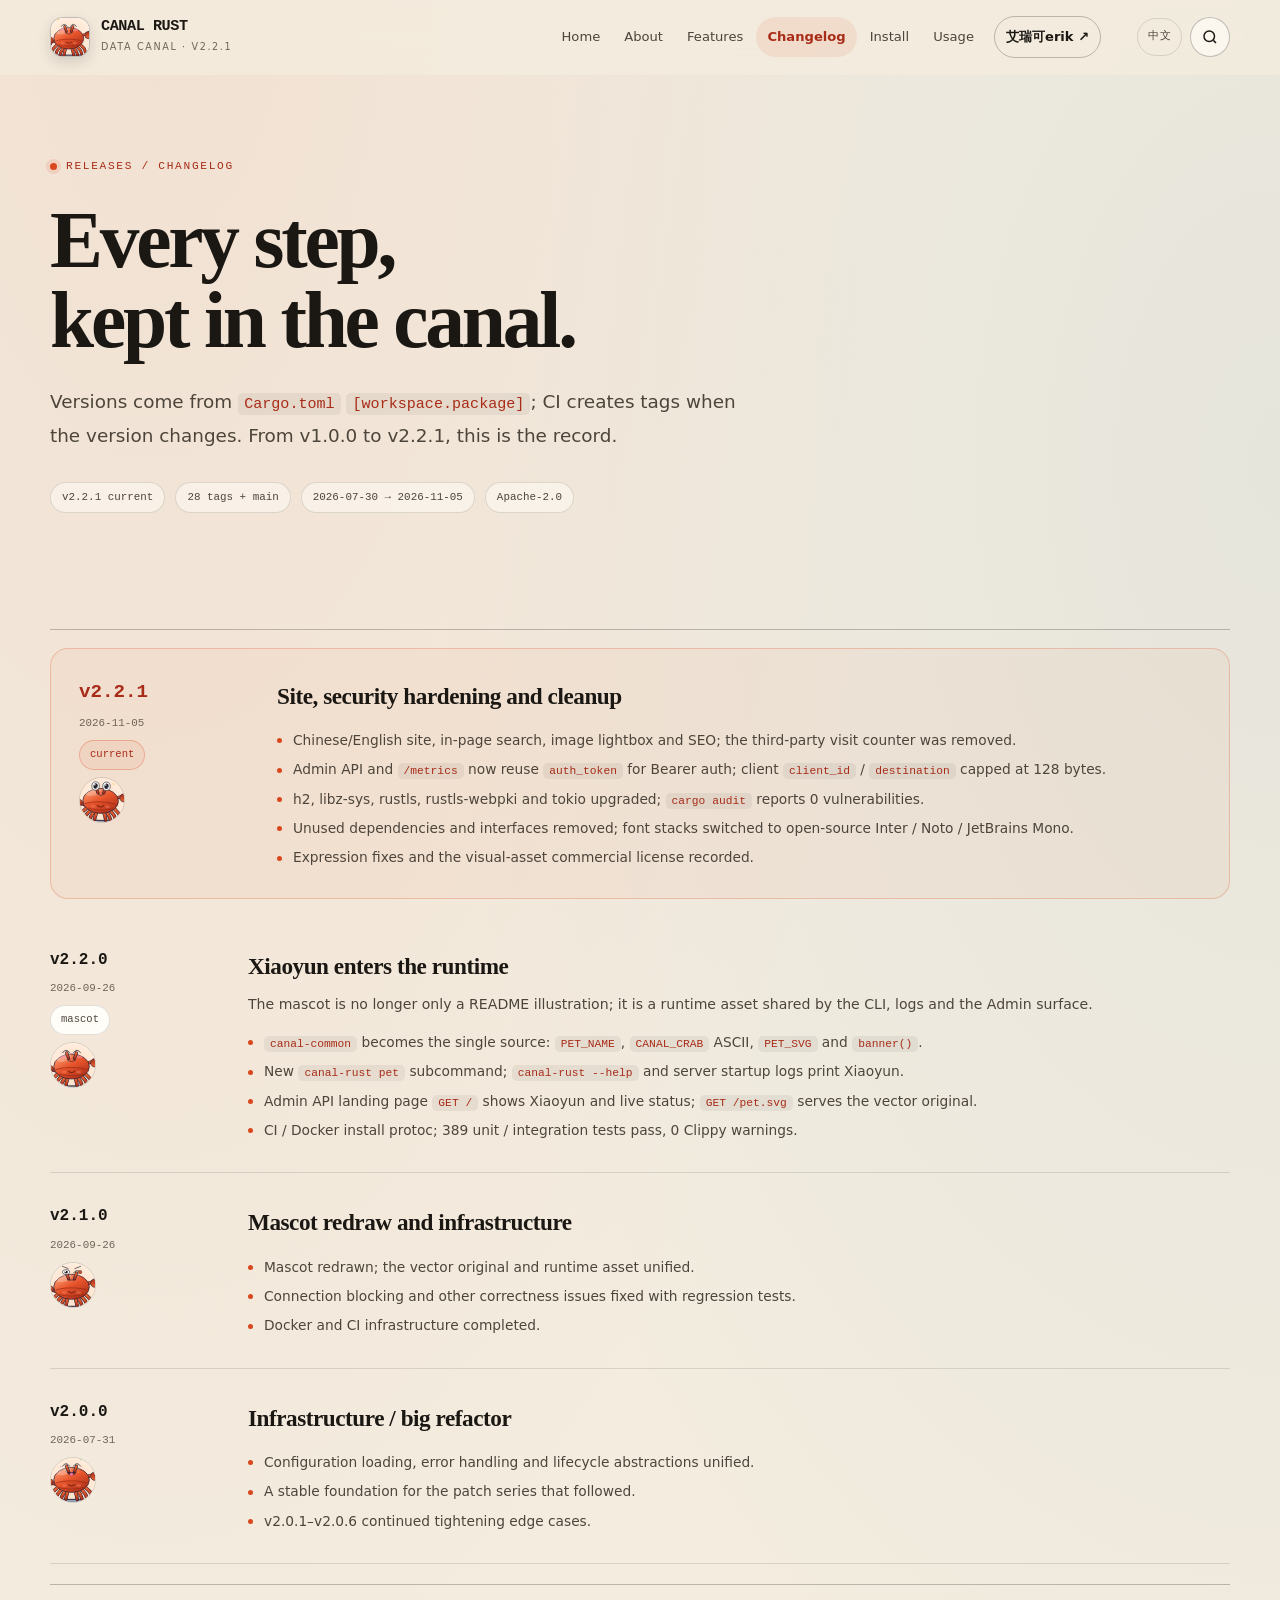
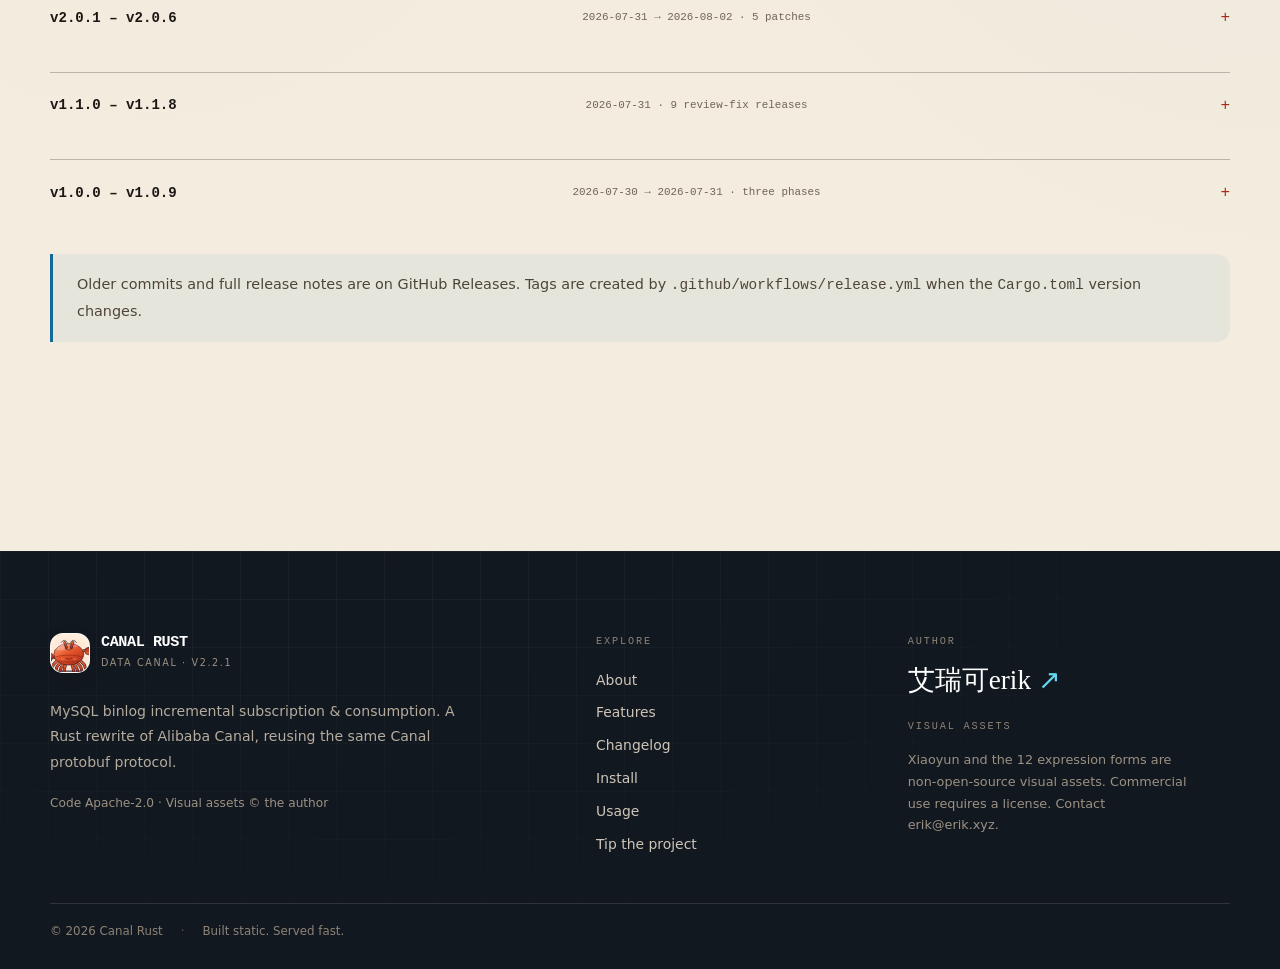
<file: site/changelog.en.html>
<!DOCTYPE html>
<html lang="en">
<head>
  <meta charset="utf-8">
  <meta name="viewport" content="width=device-width, initial-scale=1">
  <title>Changelog · Canal Rust</title>
  <meta name="description" content="Canal Rust changelog from v1.0.0 phase one to v2.2.1 site, security and cleanup, with each release and fix.">
  <meta name="theme-color" content="#f3ecdf">
  <meta name="author" content="艾瑞可erik">
  <meta name="robots" content="index,follow,max-image-preview:large">
  <meta name="application-name" content="Canal Rust">
  <link rel="canonical" href="https://package.erik.xyz/canal/changelog.en.html">
  <link rel="alternate" hreflang="zh-CN" href="https://package.erik.xyz/canal/changelog.html">
  <link rel="alternate" hreflang="en" href="https://package.erik.xyz/canal/changelog.en.html">
  <link rel="alternate" hreflang="x-default" href="https://package.erik.xyz/canal/changelog.html">
  <meta property="og:type" content="website">
  <meta property="og:site_name" content="Canal Rust">
  <meta property="og:locale" content="en_US">
  <meta property="og:locale:alternate" content="zh_CN">
  <meta property="og:title" content="Changelog · Canal Rust">
  <meta property="og:description" content="Canal Rust changelog from v1.0.0 phase one to v2.2.1 site, security and cleanup, with each release and fix.">
  <meta property="og:url" content="https://package.erik.xyz/canal/changelog.en.html">
  <meta property="og:image" content="https://package.erik.xyz/canal/assets/img/og-canal-rust-en.png">
  <meta property="og:image:type" content="image/png">
  <meta property="og:image:width" content="1200">
  <meta property="og:image:height" content="630">
  <meta property="og:image:alt" content="Canal Rust — Xiaoyun at the lock of the data canal">
  <meta name="twitter:card" content="summary_large_image">
  <meta name="twitter:title" content="Changelog · Canal Rust">
  <meta name="twitter:description" content="Canal Rust changelog from v1.0.0 phase one to v2.2.1 site, security and cleanup, with each release and fix.">
  <meta name="twitter:image" content="https://package.erik.xyz/canal/assets/img/og-canal-rust-en.png">
  <script>
    (function () {
      document.documentElement.classList.add('js');
      if (location.pathname === '/canal') location.replace('/canal/');
    })();
  </script>
  <link rel="icon" href="assets/img/pet-top-en.svg" type="image/svg+xml">
  <link rel="stylesheet" href="assets/css/core.css">
  <link rel="stylesheet" href="assets/css/pages.css">
  <link rel="stylesheet" href="assets/css/lightbox.css">
  <link rel="stylesheet" href="assets/css/search.css">
  <noscript><style>.js .reveal{opacity:1;transform:none}</style></noscript>
  <script defer src="assets/js/site.js"></script>
  <script defer src="assets/js/search.js"></script>
  <script type="application/ld+json">
{
  "@context": "https://schema.org",
  "@type": "CollectionPage",
  "name": "Changelog · Canal Rust",
  "description": "Canal Rust changelog from v1.0.0 phase one to v2.2.1 site, security and cleanup, with each release and fix.",
  "url": "https://package.erik.xyz/canal/changelog.en.html",
  "inLanguage": "en",
  "isPartOf": {
    "@type": "WebSite",
    "name": "Canal Rust",
    "url": "https://package.erik.xyz/canal/index.en.html"
  },
  "about": {
    "@type": "SoftwareApplication",
    "name": "Canal Rust",
    "applicationCategory": "DeveloperApplication",
    "operatingSystem": "Linux, macOS",
    "url": "https://package.erik.xyz/canal/index.en.html"
  },
  "primaryImageOfPage": {
    "@type": "ImageObject",
    "url": "https://package.erik.xyz/canal/assets/img/og-canal-rust-en.png",
    "width": 1200,
    "height": 630
  }
}
  </script>
</head>
<body>
  <a class="skip-link" href="#main">Skip to main content</a>

  <header class="site-header">
    <div class="header-inner">
      <a class="brand" href="index.en.html" aria-label="Canal Rust home">
        <span class="brand-mark"><img src="assets/img/pet-top-en.svg" alt="" width="40" height="40"></span>
        <span><span class="brand-name">CANAL RUST</span><span class="brand-sub">DATA CANAL · v2.2.1</span></span>
      </a>
      <nav class="site-nav" id="site-nav" aria-label="Main navigation">
        <a href="index.en.html">Home</a>
        <a href="about.en.html">About</a>
        <a href="features.en.html">Features</a>
        <a href="changelog.en.html" aria-current="page">Changelog</a>
        <a href="install.en.html">Install</a>
        <a href="usage.en.html">Usage</a>
        <a class="nav-author" href="https://erik.xyz" target="_blank" rel="noopener">艾瑞可erik <span aria-hidden="true">↗</span></a>
      </nav>
      <div class="header-tools">
        <a class="lang-switch" href="changelog.html" hreflang="zh-CN" lang="zh-CN" aria-label="Switch to Chinese">中文</a>
        <button class="search-toggle" type="button" aria-label="Search" aria-haspopup="dialog"><svg viewBox="0 0 24 24" width="18" height="18" fill="none" stroke="currentColor" stroke-width="2" aria-hidden="true"><circle cx="11" cy="11" r="7"/><path d="m20 20-3.5-3.5"/></svg></button>
        <button class="nav-toggle" type="button" aria-expanded="false" aria-controls="site-nav" aria-label="Open navigation menu">
          <span></span><span></span><span></span>
        </button>
      </div>
    </div>
  </header>

  <main id="main">

    <section class="page-hero">
      <div class="container">
        <p class="eyebrow">Releases / Changelog</p>
        <h1>Every step,<br>kept in the canal.</h1>
        <p class="lede">Versions come from <code>Cargo.toml</code> <code>[workspace.package]</code>; CI creates tags when the version changes. From v1.0.0 to v2.2.1, this is the record.</p>
        <div class="page-hero-meta"><span>v2.2.1 current</span><span>28 tags + main</span><span>2026-07-30 → 2026-11-05</span><span>Apache-2.0</span></div>
      </div>
    </section>

    <section class="section">
      <div class="container">
        <div class="release-list">
          <article class="release-entry is-current reveal">
            <div class="release-side">
              <span class="release-version">v2.2.1</span>
              <time class="release-date" datetime="2026-11-05">2026-11-05</time>
              <span class="tag tag-rust">current</span>
              <img class="release-pet" src="assets/img/pet-cute-top-en.svg" alt="Xiaoyun · Cute" width="46" height="46" loading="lazy">
            </div>
            <div class="release-body">
              <h3>Site, security hardening and cleanup</h3>
              <ul>
                <li>Chinese/English site, in-page search, image lightbox and SEO; the third-party visit counter was removed.</li>
                <li>Admin API and <code>/metrics</code> now reuse <code>auth_token</code> for Bearer auth; client <code>client_id</code> / <code>destination</code> capped at 128 bytes.</li>
                <li>h2, libz-sys, rustls, rustls-webpki and tokio upgraded; <code>cargo audit</code> reports 0 vulnerabilities.</li>
                <li>Unused dependencies and interfaces removed; font stacks switched to open-source Inter / Noto / JetBrains Mono.</li>
                <li>Expression fixes and the visual-asset commercial license recorded.</li>
              </ul>
            </div>
          </article>

          <article class="release-entry reveal">
            <div class="release-side">
              <span class="release-version">v2.2.0</span>
              <time class="release-date" datetime="2026-09-26">2026-09-26</time>
              <span class="tag">mascot</span>
              <img class="release-pet" src="assets/img/pet-top-en.svg" alt="Xiaoyun · Smile" width="46" height="46" loading="lazy">
            </div>
            <div class="release-body">
              <h3>Xiaoyun enters the runtime</h3>
              <p>The mascot is no longer only a README illustration; it is a runtime asset shared by the CLI, logs and the Admin surface.</p>
              <ul>
                <li><code>canal-common</code> becomes the single source: <code>PET_NAME</code>, <code>CANAL_CRAB</code> ASCII, <code>PET_SVG</code> and <code>banner()</code>.</li>
                <li>New <code>canal-rust pet</code> subcommand; <code>canal-rust --help</code> and server startup logs print Xiaoyun.</li>
                <li>Admin API landing page <code>GET /</code> shows Xiaoyun and live status; <code>GET /pet.svg</code> serves the vector original.</li>
                <li>CI / Docker install protoc; 389 unit / integration tests pass, 0 Clippy warnings.</li>
              </ul>
            </div>
          </article>

          <article class="release-entry reveal">
            <div class="release-side">
              <span class="release-version">v2.1.0</span>
              <time class="release-date" datetime="2026-09-26">2026-09-26</time>
              <img class="release-pet" src="assets/img/pet-knocking-top-en.svg" alt="Xiaoyun · Knocking" width="46" height="46" loading="lazy">
            </div>
            <div class="release-body">
              <h3>Mascot redraw and infrastructure</h3>
              <ul><li>Mascot redrawn; the vector original and runtime asset unified.</li><li>Connection blocking and other correctness issues fixed with regression tests.</li><li>Docker and CI infrastructure completed.</li></ul>
            </div>
          </article>

          <article class="release-entry reveal">
            <div class="release-side">
              <span class="release-version">v2.0.0</span>
              <time class="release-date" datetime="2026-07-31">2026-07-31</time>
              <img class="release-pet" src="assets/img/pet-joy-top-en.svg" alt="Xiaoyun · Joy" width="46" height="46" loading="lazy">
            </div>
            <div class="release-body">
              <h3>Infrastructure / big refactor</h3>
              <ul><li>Configuration loading, error handling and lifecycle abstractions unified.</li><li>A stable foundation for the patch series that followed.</li><li>v2.0.1–v2.0.6 continued tightening edge cases.</li></ul>
            </div>
          </article>

          <details class="release-group reveal">
            <summary><b>v2.0.1 – v2.0.6</b><span>2026-07-31 → 2026-08-02 · 5 patches</span></summary>
            <div class="group-body"><ul class="release-body" style="margin-top:0">
              <li><b>v2.0.6</b> · 2026-08-02 · fixes.</li>
              <li><b>v2.0.5</b> · 2026-08-02 · fixes.</li>
              <li><b>v2.0.3</b> · 2026-07-31 · bug fixes; 16 files changed, 92 tests pass.</li>
              <li><b>v2.0.2</b> · 2026-07-31 · fixes.</li>
              <li><b>v2.0.1</b> · 2026-07-31 · 22 fixes across 12 files.</li>
            </ul></div>
          </details>

          <details class="release-group reveal">
            <summary><b>v1.1.0 – v1.1.8</b><span>2026-07-31 · 9 review-fix releases</span></summary>
            <div class="group-body"><ul class="release-body" style="margin-top:0">
              <li><b>v1.1.8</b> · known issues: 5 critical, 14 high, 12 medium, 12 low.</li>
              <li><b>v1.1.7</b> · 11 new issues, no high severity; no deadlock, data race or data-loss risk.</li>
              <li><b>v1.1.6</b> · 7 issues fixed.</li>
              <li><b>v1.1.5</b> · fixes.</li>
              <li><b>v1.1.4</b> · 9 fixes: buffer position, connector assertion, DDL schema name, graceful shutdown, batch fetch, dispatch signature, DashMap, Kafka drop count, auth-failure rate limit.</li>
              <li><b>v1.1.3 / v1.1.2 / v1.1.1</b> · fix summaries.</li>
              <li><b>v1.1.0</b> · 3 issues from the v5 review round.</li>
            </ul></div>
          </details>

          <details class="release-group reveal">
            <summary><b>v1.0.0 – v1.0.9</b><span>2026-07-30 → 2026-07-31 · three phases</span></summary>
            <div class="group-body"><ul class="release-body" style="margin-top:0">
              <li><b>v1.0.9</b> · 14 issues fixed in review round v4.</li>
              <li><b>v1.0.8</b> · known issues fixed.</li>
              <li><b>v1.0.7</b> · 9 issues resolved.</li>
              <li><b>v1.0.6</b> · 12 issues fixed: all 5 critical, 5 medium and 2 code-quality issues.</li>
              <li><b>v1.0.5</b> · fixes.</li>
              <li><b>v1.0.4</b> · I2, I4 and I7 fixed.</li>
              <li><b>v1.0.3</b> · phase three complete: 77 tests, 18 commits.</li>
              <li><b>v1.0.2</b> · phase two adds 5 crates: instance, connector, prometheus, meta, admin.</li>
              <li><b>v1.0.1</b> · design-document completeness check.</li>
              <li><b>v1.0.0</b> · phase one complete; core path connected.</li>
            </ul></div>
          </details>
        </div>
        <div class="callout info reveal" style="margin-top:28px">Older commits and full release notes are on <a href="https://github.com/erikwang2013/canal-rust/releases" target="_blank" rel="noopener">GitHub Releases</a>. Tags are created by <code>.github/workflows/release.yml</code> when the <code>Cargo.toml</code> version changes.</div>
      </div>
    </section>

  </main>

  <footer class="site-footer">
    <div class="container">
      <div class="footer-grid">
        <div class="footer-intro">
          <a class="brand brand--footer" href="index.en.html" aria-label="Canal Rust home">
            <span class="brand-mark"><img src="assets/img/pet-top-en.svg" alt="" width="40" height="40"></span>
            <span><span class="brand-name">CANAL RUST</span><span class="brand-sub">DATA CANAL · v2.2.1</span></span>
          </a>
          <p>MySQL binlog incremental subscription &amp; consumption. A Rust rewrite of Alibaba Canal, reusing the same Canal protobuf protocol.</p>
          <p class="footer-license">Code Apache-2.0 · Visual assets © the author</p>
        </div>
        <nav class="footer-nav" aria-label="Footer navigation">
          <p class="footer-kicker">EXPLORE</p>
          <a href="about.en.html">About</a>
          <a href="features.en.html">Features</a>
          <a href="changelog.en.html">Changelog</a>
          <a href="install.en.html">Install</a>
          <a href="usage.en.html">Usage</a>
          <a href="index.en.html#support">Tip the project</a>
        </nav>
        <div class="footer-meta">
          <p class="footer-kicker">AUTHOR</p>
          <a class="footer-author" href="https://erik.xyz" target="_blank" rel="noopener">艾瑞可erik <span aria-hidden="true">↗</span></a>
          <p class="footer-kicker">VISUAL ASSETS</p>
          <p>Xiaoyun and the 12 expression forms are non-open-source visual assets. Commercial use requires a license. Contact erik@erik.xyz.</p>
        </div>
      </div>
      <div class="footer-bottom">
        <span>© 2026 Canal Rust</span><span class="footer-dot" aria-hidden="true">·</span><span>Built static. Served fast.</span>
      </div>
    </div>
  </footer>

  <button class="backtop" id="backtop" type="button" aria-label="Back to top">
    <img src="assets/img/pet-top-en.svg" alt="" width="64" height="64" loading="lazy">
  </button>
</body>
</html>
</file>
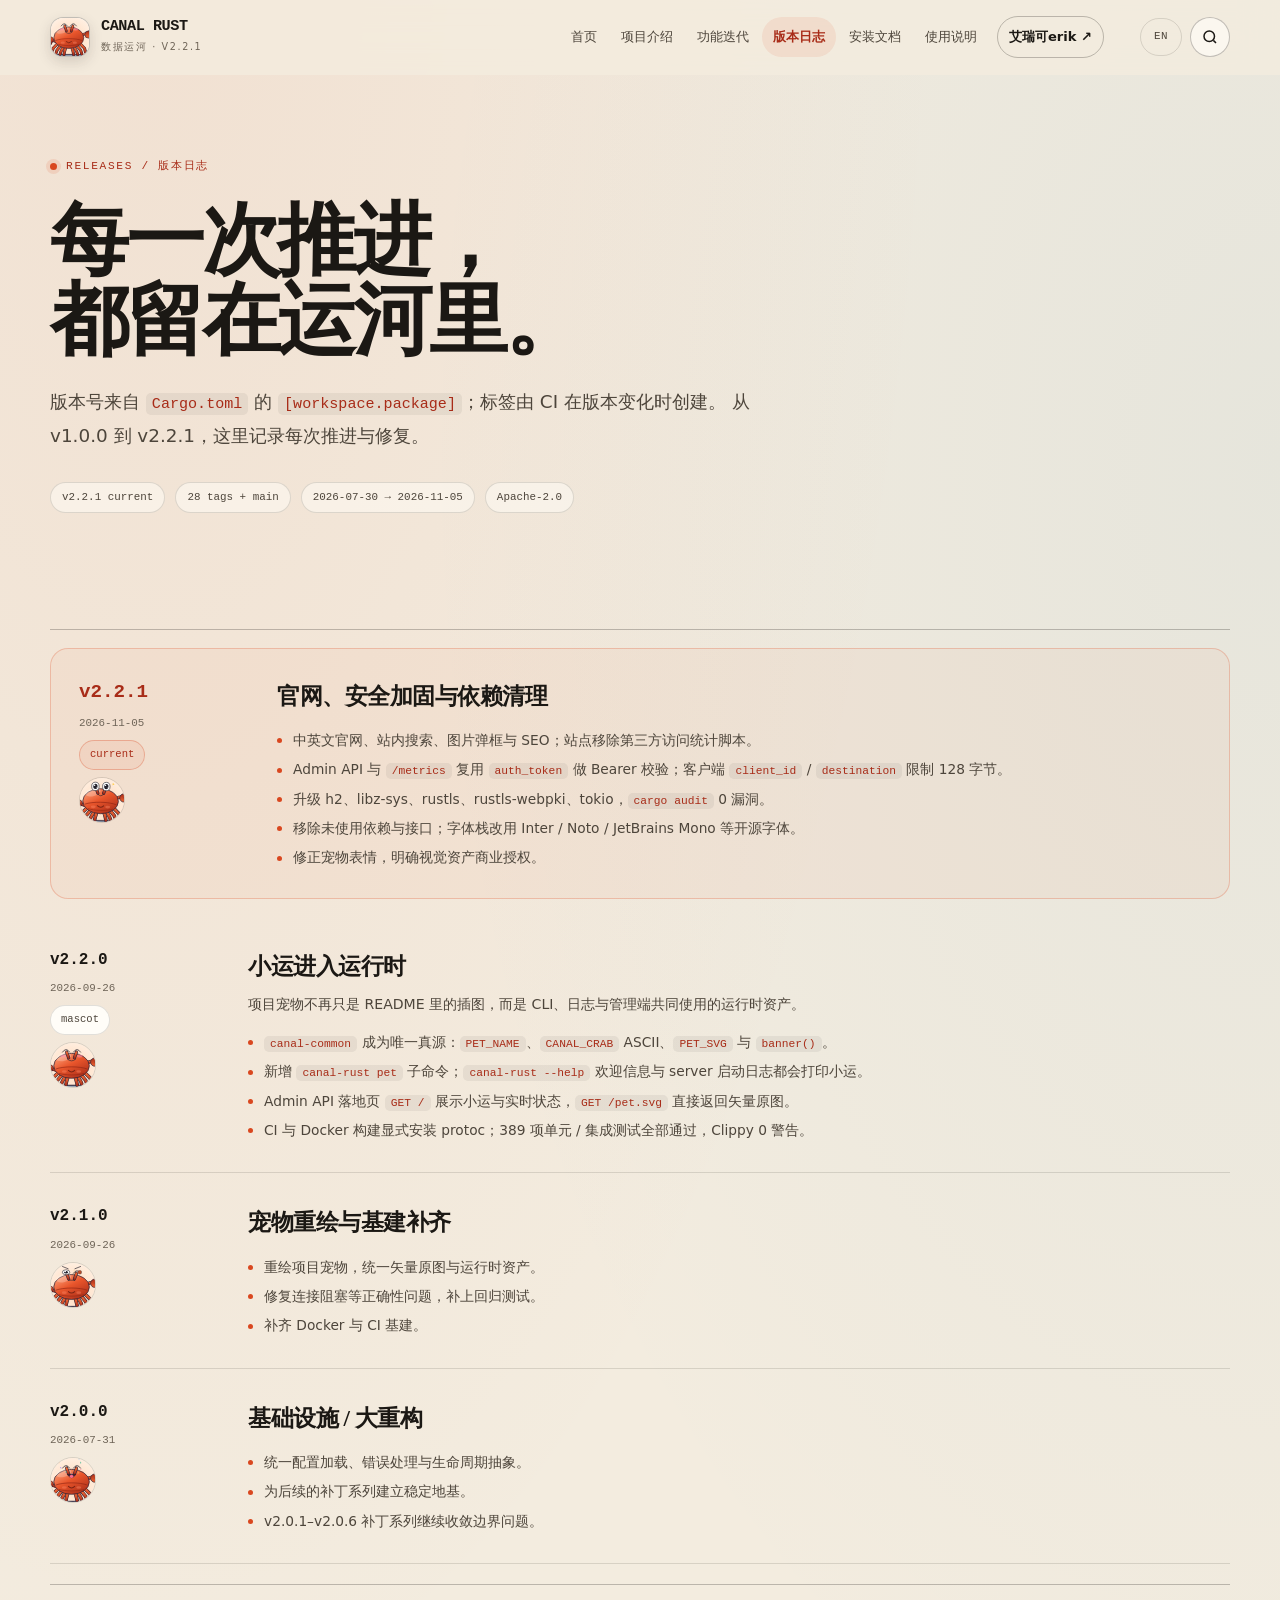
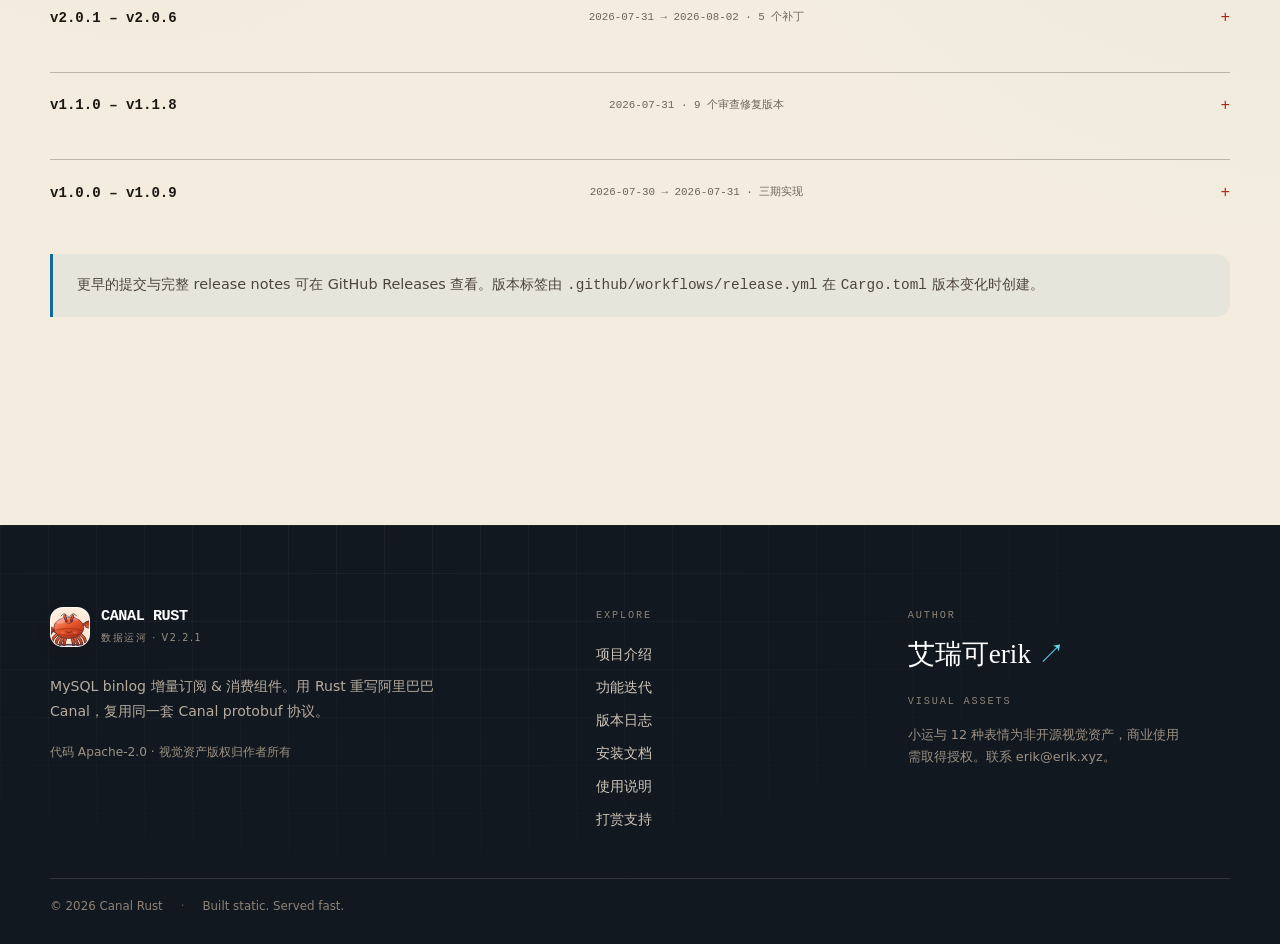
<file: site/changelog.html>
<!DOCTYPE html>
<html lang="zh-CN">
<head>
  <meta charset="utf-8">
  <meta name="viewport" content="width=device-width, initial-scale=1">
  <title>版本日志 · Canal Rust</title>
  <meta name="description" content="Canal Rust 版本日志：从 v1.0.0 第一期到 v2.2.1 官网、安全加固与清理，记录每个版本的变更与修复。">
  <meta name="theme-color" content="#f3ecdf">
  <meta name="author" content="艾瑞可erik">
  <meta name="robots" content="index,follow,max-image-preview:large">
  <meta name="application-name" content="Canal Rust">
  <link rel="canonical" href="https://package.erik.xyz/canal/changelog.html">
  <link rel="alternate" hreflang="zh-CN" href="https://package.erik.xyz/canal/changelog.html">
  <link rel="alternate" hreflang="en" href="https://package.erik.xyz/canal/changelog.en.html">
  <link rel="alternate" hreflang="x-default" href="https://package.erik.xyz/canal/changelog.html">
  <meta property="og:locale:alternate" content="en_US">
  <meta property="og:type" content="website">
  <meta property="og:site_name" content="Canal Rust">
  <meta property="og:locale" content="zh_CN">
  <meta property="og:title" content="版本日志 · Canal Rust">
  <meta property="og:description" content="Canal Rust 版本日志：从 v1.0.0 第一期到 v2.2.1 官网、安全加固与清理，记录每个版本的变更与修复。">
  <meta property="og:url" content="https://package.erik.xyz/canal/changelog.html">
  <meta property="og:image" content="https://package.erik.xyz/canal/assets/img/og-canal-rust.png">
  <meta property="og:image:type" content="image/png">
  <meta property="og:image:width" content="1200">
  <meta property="og:image:height" content="630">
  <meta property="og:image:alt" content="Canal Rust — 小运守在数据运河的闸口">
  <meta name="twitter:card" content="summary_large_image">
  <meta name="twitter:title" content="版本日志 · Canal Rust">
  <meta name="twitter:description" content="Canal Rust 版本日志：从 v1.0.0 第一期到 v2.2.1 官网、安全加固与清理，记录每个版本的变更与修复。">
  <meta name="twitter:image" content="https://package.erik.xyz/canal/assets/img/og-canal-rust.png">
  <script>
    (function () {
      document.documentElement.classList.add('js');
      if (location.pathname === '/canal') location.replace('/canal/');
    })();
  </script>
  <link rel="icon" href="assets/img/pet-top.svg" type="image/svg+xml">
  <link rel="stylesheet" href="assets/css/core.css">
  <link rel="stylesheet" href="assets/css/pages.css">
  <link rel="stylesheet" href="assets/css/lightbox.css">
  <link rel="stylesheet" href="assets/css/search.css">
  <noscript><style>.js .reveal{opacity:1;transform:none}</style></noscript>
  <script defer src="assets/js/site.js"></script>
  <script defer src="assets/js/search.js"></script>
  <script type="application/ld+json">
{
  "@context": "https://schema.org",
  "@type": "CollectionPage",
  "name": "版本日志 · Canal Rust",
  "description": "Canal Rust 版本日志：从 v1.0.0 第一期到 v2.2.1 官网、安全加固与清理，记录每个版本的变更与修复。",
  "url": "https://package.erik.xyz/canal/changelog.html",
  "inLanguage": "zh-CN",
  "isPartOf": {
    "@type": "WebSite",
    "name": "Canal Rust",
    "url": "https://package.erik.xyz/canal/"
  },
  "about": {
    "@type": "SoftwareApplication",
    "name": "Canal Rust",
    "applicationCategory": "DeveloperApplication",
    "operatingSystem": "Linux, macOS",
    "url": "https://package.erik.xyz/canal/"
  },
  "primaryImageOfPage": {
    "@type": "ImageObject",
    "url": "https://package.erik.xyz/canal/assets/img/og-canal-rust.png",
    "width": 1200,
    "height": 630
  }
}
  </script>
</head>
<body>
  <a class="skip-link" href="#main">跳到主要内容</a>

  <header class="site-header">
    <div class="header-inner">
      <a class="brand" href="index.html" aria-label="Canal Rust 首页">
        <span class="brand-mark"><img src="assets/img/pet-top.svg" alt="" width="40" height="40"></span>
        <span><span class="brand-name">CANAL RUST</span><span class="brand-sub">数据运河 · v2.2.1</span></span>
      </a>
      <nav class="site-nav" id="site-nav" aria-label="主导航">
        <a href="index.html">首页</a>
        <a href="about.html">项目介绍</a>
        <a href="features.html">功能迭代</a>
        <a href="changelog.html" aria-current="page">版本日志</a>
        <a href="install.html">安装文档</a>
        <a href="usage.html">使用说明</a>
        <a class="nav-author" href="https://erik.xyz" target="_blank" rel="noopener">艾瑞可erik <span aria-hidden="true">↗</span></a>
      </nav>
      <div class="header-tools">
        <a class="lang-switch" href="changelog.en.html" hreflang="en" lang="en" aria-label="切换到英文">EN</a>
        <button class="search-toggle" type="button" aria-label="搜索" aria-haspopup="dialog"><svg viewBox="0 0 24 24" width="18" height="18" fill="none" stroke="currentColor" stroke-width="2" aria-hidden="true"><circle cx="11" cy="11" r="7"/><path d="m20 20-3.5-3.5"/></svg></button>
        <button class="nav-toggle" type="button" aria-expanded="false" aria-controls="site-nav" aria-label="打开导航菜单">
          <span></span><span></span><span></span>
        </button>
      </div>
    </div>
  </header>

  <main id="main">
    <section class="page-hero">
      <div class="container">
        <p class="eyebrow">Releases / 版本日志</p>
        <h1>每一次推进，<br>都留在运河里。</h1>
        <p class="lede">
          版本号来自 <code>Cargo.toml</code> 的 <code>[workspace.package]</code>；标签由 CI 在版本变化时创建。
          从 v1.0.0 到 v2.2.1，这里记录每次推进与修复。
        </p>
        <div class="page-hero-meta">
          <span>v2.2.1 current</span><span>28 tags + main</span><span>2026-07-30 → 2026-11-05</span><span>Apache-2.0</span>
        </div>
      </div>
    </section>

    <section class="section">
      <div class="container">
        <div class="release-list">
          <article class="release-entry is-current reveal">
            <div class="release-side">
              <span class="release-version">v2.2.1</span>
              <time class="release-date" datetime="2026-11-05">2026-11-05</time>
              <span class="tag tag-rust">current</span>
              <img class="release-pet" src="assets/img/pet-cute-top.svg" alt="小运 · 卖萌" width="46" height="46" loading="lazy">
            </div>
            <div class="release-body">
              <h3>官网、安全加固与依赖清理</h3>
              <ul>
                <li>中英文官网、站内搜索、图片弹框与 SEO；站点移除第三方访问统计脚本。</li>
                <li>Admin API 与 <code>/metrics</code> 复用 <code>auth_token</code> 做 Bearer 校验；客户端 <code>client_id</code> / <code>destination</code> 限制 128 字节。</li>
                <li>升级 h2、libz-sys、rustls、rustls-webpki、tokio，<code>cargo audit</code> 0 漏洞。</li>
                <li>移除未使用依赖与接口；字体栈改用 Inter / Noto / JetBrains Mono 等开源字体。</li>
                <li>修正宠物表情，明确视觉资产商业授权。</li>
              </ul>
            </div>
          </article>

          <article class="release-entry reveal">
            <div class="release-side">
              <span class="release-version">v2.2.0</span>
              <time class="release-date" datetime="2026-09-26">2026-09-26</time>
              <span class="tag">mascot</span>
              <img class="release-pet" src="assets/img/pet-top.svg" alt="小运 · 笑" width="46" height="46" loading="lazy">
            </div>
            <div class="release-body">
              <h3>小运进入运行时</h3>
              <p>项目宠物不再只是 README 里的插图，而是 CLI、日志与管理端共同使用的运行时资产。</p>
              <ul>
                <li><code>canal-common</code> 成为唯一真源：<code>PET_NAME</code>、<code>CANAL_CRAB</code> ASCII、<code>PET_SVG</code> 与 <code>banner()</code>。</li>
                <li>新增 <code>canal-rust pet</code> 子命令；<code>canal-rust --help</code> 欢迎信息与 server 启动日志都会打印小运。</li>
                <li>Admin API 落地页 <code>GET /</code> 展示小运与实时状态，<code>GET /pet.svg</code> 直接返回矢量原图。</li>
                <li>CI 与 Docker 构建显式安装 protoc；389 项单元 / 集成测试全部通过，Clippy 0 警告。</li>
              </ul>
            </div>
          </article>

          <article class="release-entry reveal">
            <div class="release-side">
              <span class="release-version">v2.1.0</span>
              <time class="release-date" datetime="2026-09-26">2026-09-26</time>
              <img class="release-pet" src="assets/img/pet-knocking-top.svg" alt="小运 · 敲打" width="46" height="46" loading="lazy">
            </div>
            <div class="release-body">
              <h3>宠物重绘与基建补齐</h3>
              <ul>
                <li>重绘项目宠物，统一矢量原图与运行时资产。</li>
                <li>修复连接阻塞等正确性问题，补上回归测试。</li>
                <li>补齐 Docker 与 CI 基建。</li>
              </ul>
            </div>
          </article>

          <article class="release-entry reveal">
            <div class="release-side">
              <span class="release-version">v2.0.0</span>
              <time class="release-date" datetime="2026-07-31">2026-07-31</time>
              <img class="release-pet" src="assets/img/pet-joy-top.svg" alt="小运 · 欢乐" width="46" height="46" loading="lazy">
            </div>
            <div class="release-body">
              <h3>基础设施 / 大重构</h3>
              <ul>
                <li>统一配置加载、错误处理与生命周期抽象。</li>
                <li>为后续的补丁系列建立稳定地基。</li>
                <li>v2.0.1–v2.0.6 补丁系列继续收敛边界问题。</li>
              </ul>
            </div>
          </article>

          <details class="release-group reveal">
            <summary><b>v2.0.1 – v2.0.6</b><span>2026-07-31 → 2026-08-02 · 5 个补丁</span></summary>
            <div class="group-body">
              <ul class="release-body" style="margin-top:0">
                <li><b>v2.0.6</b> · 2026-08-02 · 修复问题。</li>
                <li><b>v2.0.5</b> · 2026-08-02 · 修复问题。</li>
                <li><b>v2.0.3</b> · 2026-07-31 · 修复 bug；16 个文件变更，92 项测试通过。</li>
                <li><b>v2.0.2</b> · 2026-07-31 · 修复问题。</li>
                <li><b>v2.0.1</b> · 2026-07-31 · 修复内容 22 项，涉及 12 个文件。</li>
              </ul>
            </div>
          </details>

          <details class="release-group reveal">
            <summary><b>v1.1.0 – v1.1.8</b><span>2026-07-31 · 9 个审查修复版本</span></summary>
            <div class="group-body">
              <ul class="release-body" style="margin-top:0">
                <li><b>v1.1.8</b> · 更新已知问题：5 严重、14 高、12 中、12 低。</li>
                <li><b>v1.1.7</b> · 新发现 11 个问题，无高严重度，无死锁、无数据竞争、无数据丢失风险。</li>
                <li><b>v1.1.6</b> · 修复 7 个问题。</li>
                <li><b>v1.1.5</b> · 本轮修复问题。</li>
                <li><b>v1.1.4</b> · 修复 9 个问题：缓冲区位点、connector 断言、DDL 库名、优雅关闭、批量取数、dispatch 签名、DashMap、Kafka 丢弃计数、认证失败限速。</li>
                <li><b>v1.1.3 / v1.1.2 / v1.1.1</b> · 连续修复摘要与已修复问题。</li>
                <li><b>v1.1.0</b> · 本轮 v5 修复的 3 个问题。</li>
              </ul>
            </div>
          </details>

          <details class="release-group reveal">
            <summary><b>v1.0.0 – v1.0.9</b><span>2026-07-30 → 2026-07-31 · 三期实现</span></summary>
            <div class="group-body">
              <ul class="release-body" style="margin-top:0">
                <li><b>v1.0.9</b> · 本轮（v4）修复 14 个问题。</li>
                <li><b>v1.0.8</b> · 修复已知问题。</li>
                <li><b>v1.0.7</b> · 9 个问题已解决。</li>
                <li><b>v1.0.6</b> · 12 个问题已修复：全部 5 个严重问题、5 个中等问题、2 个代码质量问题。</li>
                <li><b>v1.0.5</b> · 修复问题。</li>
                <li><b>v1.0.4</b> · 本轮修复 I2、I4、I7。</li>
                <li><b>v1.0.3</b> · 三期完成：77 项测试，18 个 commit。</li>
                <li><b>v1.0.2</b> · 第二期新增 5 个 crate：instance、connector、prometheus、meta、admin。</li>
                <li><b>v1.0.1</b> · 对照设计文档检查完成度。</li>
                <li><b>v1.0.0</b> · 第一期实现完成，核心链路贯通。</li>
              </ul>
            </div>
          </details>
        </div>

        <div class="callout info reveal" style="margin-top:28px">
          更早的提交与完整 release notes 可在
          <a href="https://github.com/erikwang2013/canal-rust/releases" target="_blank" rel="noopener">GitHub Releases</a>
          查看。版本标签由 <code>.github/workflows/release.yml</code> 在 <code>Cargo.toml</code> 版本变化时创建。
        </div>
      </div>
    </section>
  </main>

  <footer class="site-footer">
    <div class="container">
      <div class="footer-grid">
        <div class="footer-intro">
          <a class="brand brand--footer" href="index.html" aria-label="Canal Rust 首页">
            <span class="brand-mark"><img src="assets/img/pet-top.svg" alt="" width="40" height="40"></span>
            <span><span class="brand-name">CANAL RUST</span><span class="brand-sub">数据运河 · v2.2.1</span></span>
          </a>
          <p>MySQL binlog 增量订阅 &amp; 消费组件。用 Rust 重写阿里巴巴 Canal，复用同一套 Canal protobuf 协议。</p>
          <p class="footer-license">代码 Apache-2.0 · 视觉资产版权归作者所有</p>
        </div>
        <nav class="footer-nav" aria-label="页脚导航">
          <p class="footer-kicker">EXPLORE</p>
          <a href="about.html">项目介绍</a>
          <a href="features.html">功能迭代</a>
          <a href="changelog.html">版本日志</a>
          <a href="install.html">安装文档</a>
          <a href="usage.html">使用说明</a>
          <a href="index.html#support">打赏支持</a>
        </nav>
        <div class="footer-meta">
          <p class="footer-kicker">AUTHOR</p>
          <a class="footer-author" href="https://erik.xyz" target="_blank" rel="noopener">艾瑞可erik <span aria-hidden="true">↗</span></a>
          <p class="footer-kicker">VISUAL ASSETS</p>
          <p>小运与 12 种表情为非开源视觉资产，商业使用需取得授权。联系 erik@erik.xyz。</p>
        </div>
      </div>
      <div class="footer-bottom">
        <span>© 2026 Canal Rust</span><span class="footer-dot" aria-hidden="true">·</span><span>Built static. Served fast.</span>
      </div>
    </div>
  </footer>

  <button class="backtop" id="backtop" type="button" aria-label="返回顶部">
    <img src="assets/img/pet-top.svg" alt="" width="64" height="64" loading="lazy">
  </button>
</body>
</html>
</file>
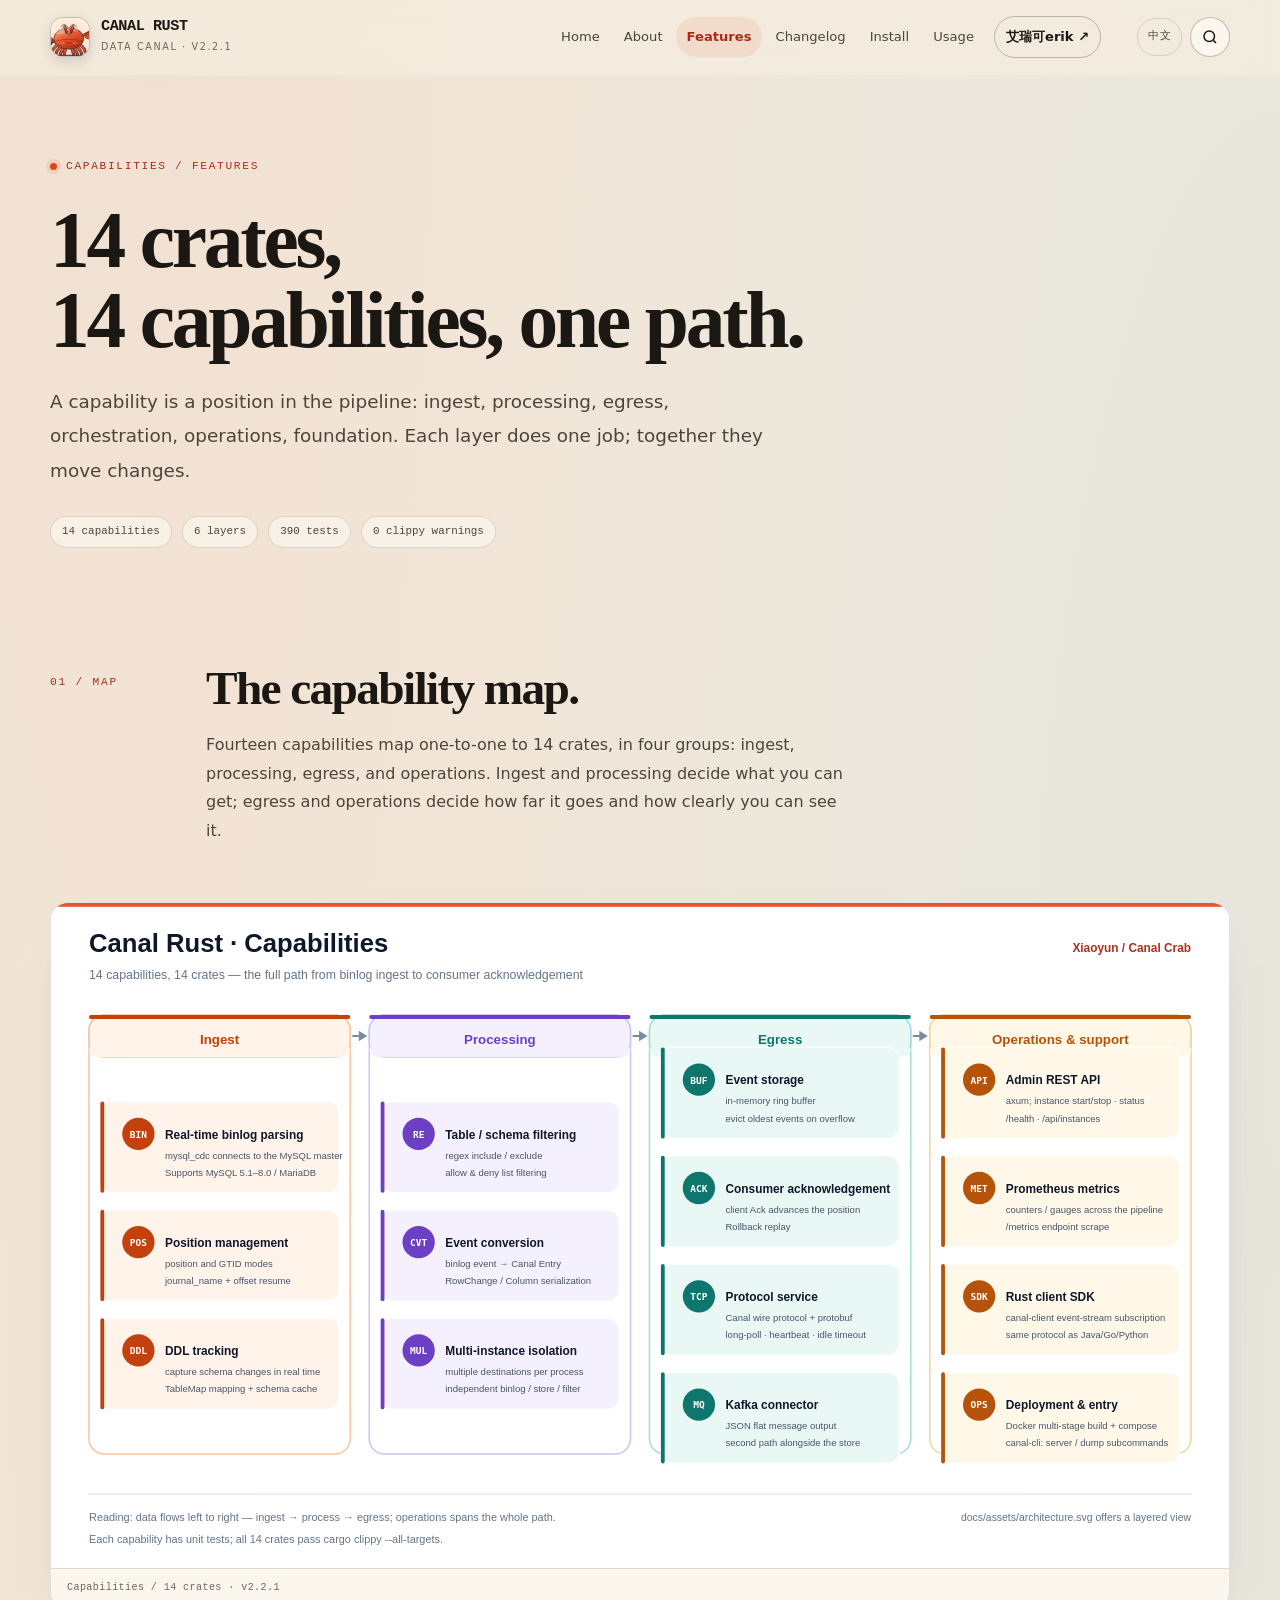
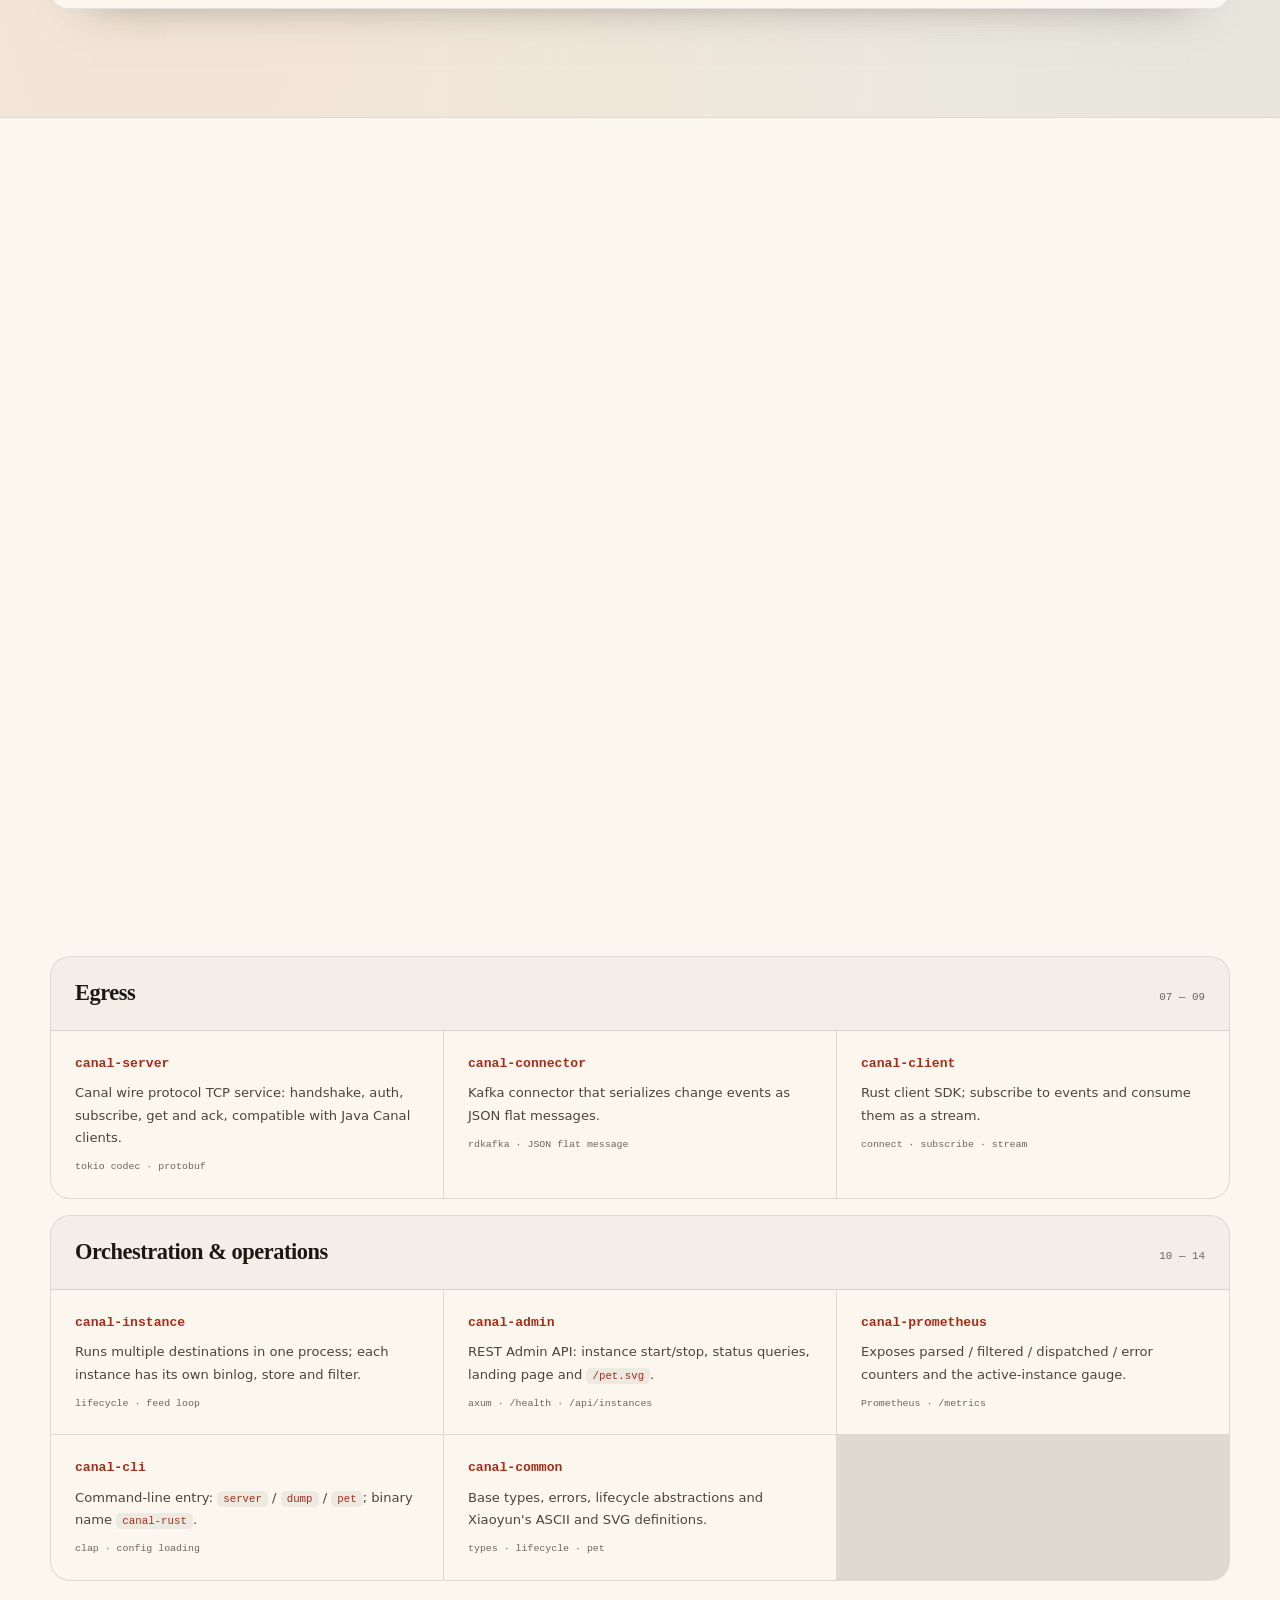
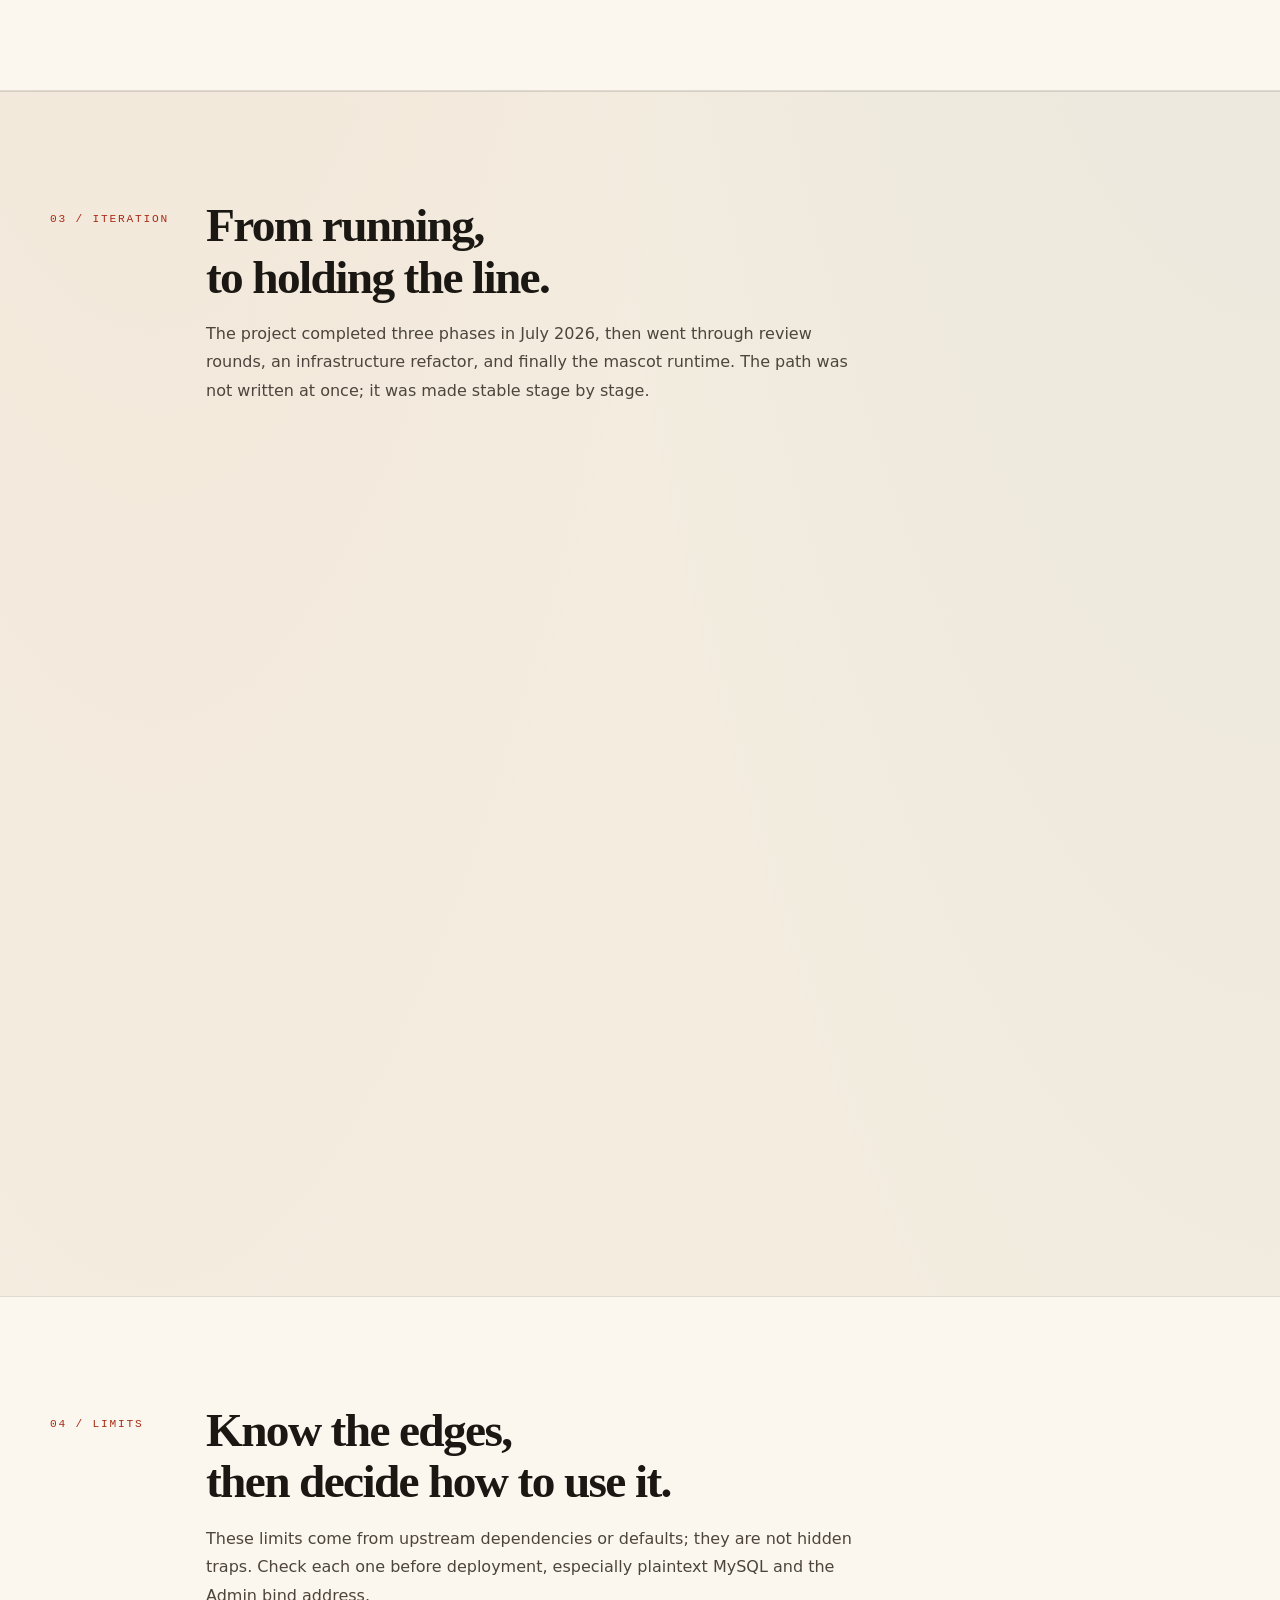
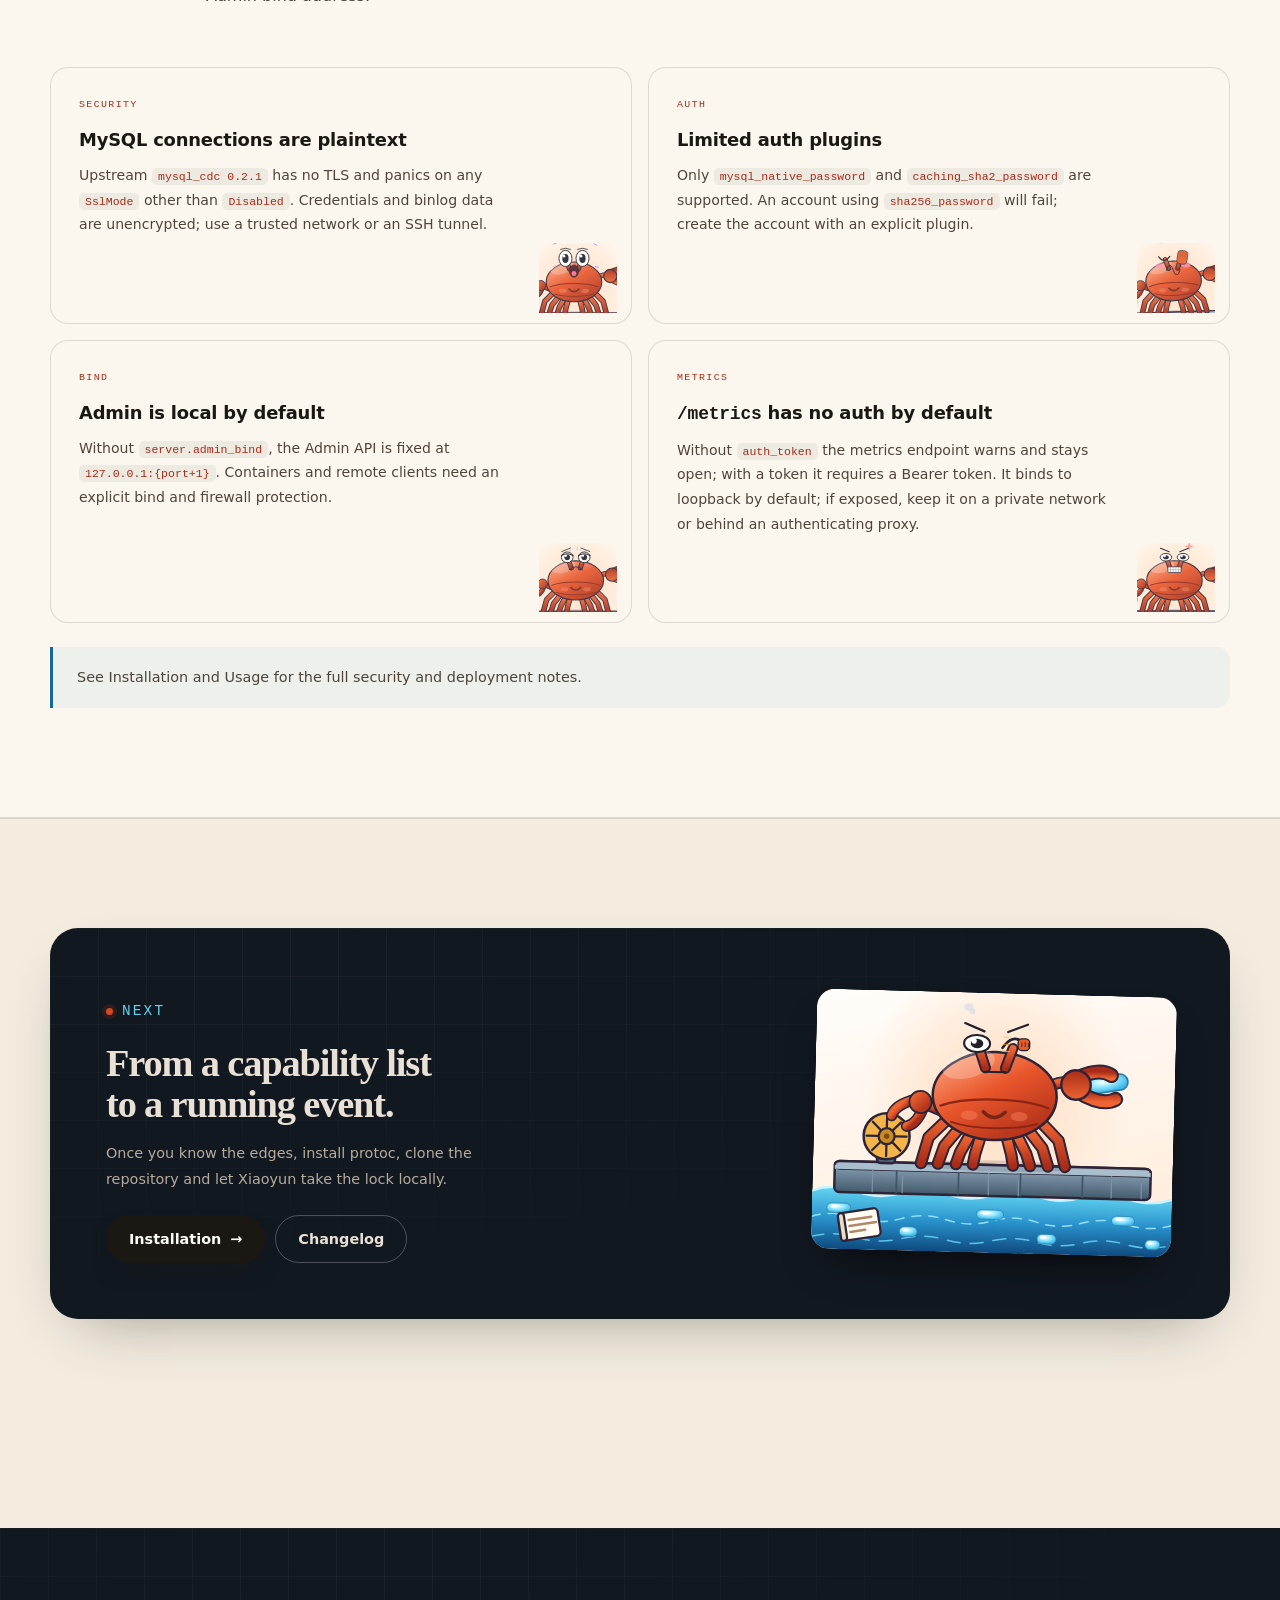
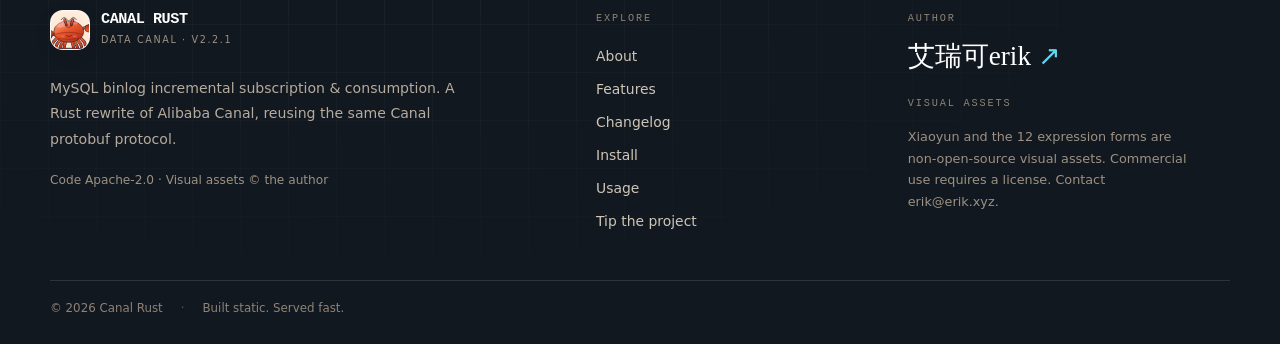
<file: site/features.en.html>
<!DOCTYPE html>
<html lang="en">
<head>
  <meta charset="utf-8">
  <meta name="viewport" content="width=device-width, initial-scale=1">
  <title>Features & iteration · Canal Rust</title>
  <meta name="description" content="Canal Rust capabilities and iteration: binlog parsing, protocol compatibility, regex filtering, ring buffer, Kafka, multi-instance, Prometheus and Admin API.">
  <meta name="theme-color" content="#f3ecdf">
  <meta name="author" content="艾瑞可erik">
  <meta name="robots" content="index,follow,max-image-preview:large">
  <meta name="application-name" content="Canal Rust">
  <link rel="canonical" href="https://package.erik.xyz/canal/features.en.html">
  <link rel="alternate" hreflang="zh-CN" href="https://package.erik.xyz/canal/features.html">
  <link rel="alternate" hreflang="en" href="https://package.erik.xyz/canal/features.en.html">
  <link rel="alternate" hreflang="x-default" href="https://package.erik.xyz/canal/features.html">
  <meta property="og:type" content="website">
  <meta property="og:site_name" content="Canal Rust">
  <meta property="og:locale" content="en_US">
  <meta property="og:locale:alternate" content="zh_CN">
  <meta property="og:title" content="Features & iteration · Canal Rust">
  <meta property="og:description" content="Canal Rust capabilities and iteration: binlog parsing, protocol compatibility, regex filtering, ring buffer, Kafka, multi-instance, Prometheus and Admin API.">
  <meta property="og:url" content="https://package.erik.xyz/canal/features.en.html">
  <meta property="og:image" content="https://package.erik.xyz/canal/assets/img/og-canal-rust-en.png">
  <meta property="og:image:type" content="image/png">
  <meta property="og:image:width" content="1200">
  <meta property="og:image:height" content="630">
  <meta property="og:image:alt" content="Canal Rust — Xiaoyun at the lock of the data canal">
  <meta name="twitter:card" content="summary_large_image">
  <meta name="twitter:title" content="Features & iteration · Canal Rust">
  <meta name="twitter:description" content="Canal Rust capabilities and iteration: binlog parsing, protocol compatibility, regex filtering, ring buffer, Kafka, multi-instance, Prometheus and Admin API.">
  <meta name="twitter:image" content="https://package.erik.xyz/canal/assets/img/og-canal-rust-en.png">
  <script>
    (function () {
      document.documentElement.classList.add('js');
      if (location.pathname === '/canal') location.replace('/canal/');
    })();
  </script>
  <link rel="icon" href="assets/img/pet-top-en.svg" type="image/svg+xml">
  <link rel="stylesheet" href="assets/css/core.css">
  <link rel="stylesheet" href="assets/css/pages.css">
  <link rel="stylesheet" href="assets/css/lightbox.css">
  <link rel="stylesheet" href="assets/css/search.css">
  <noscript><style>.js .reveal{opacity:1;transform:none}</style></noscript>
  <script defer src="assets/js/site.js"></script>
  <script defer src="assets/js/search.js"></script>
  <script type="application/ld+json">
{
  "@context": "https://schema.org",
  "@type": "WebPage",
  "name": "Features & iteration · Canal Rust",
  "description": "Canal Rust capabilities and iteration: binlog parsing, protocol compatibility, regex filtering, ring buffer, Kafka, multi-instance, Prometheus and Admin API.",
  "url": "https://package.erik.xyz/canal/features.en.html",
  "inLanguage": "en",
  "isPartOf": {
    "@type": "WebSite",
    "name": "Canal Rust",
    "url": "https://package.erik.xyz/canal/index.en.html"
  },
  "about": {
    "@type": "SoftwareApplication",
    "name": "Canal Rust",
    "applicationCategory": "DeveloperApplication",
    "operatingSystem": "Linux, macOS",
    "url": "https://package.erik.xyz/canal/index.en.html"
  },
  "primaryImageOfPage": {
    "@type": "ImageObject",
    "url": "https://package.erik.xyz/canal/assets/img/og-canal-rust-en.png",
    "width": 1200,
    "height": 630
  }
}
  </script>
</head>
<body>
  <a class="skip-link" href="#main">Skip to main content</a>

  <header class="site-header">
    <div class="header-inner">
      <a class="brand" href="index.en.html" aria-label="Canal Rust home">
        <span class="brand-mark"><img src="assets/img/pet-top-en.svg" alt="" width="40" height="40"></span>
        <span><span class="brand-name">CANAL RUST</span><span class="brand-sub">DATA CANAL · v2.2.1</span></span>
      </a>
      <nav class="site-nav" id="site-nav" aria-label="Main navigation">
        <a href="index.en.html">Home</a>
        <a href="about.en.html">About</a>
        <a href="features.en.html" aria-current="page">Features</a>
        <a href="changelog.en.html">Changelog</a>
        <a href="install.en.html">Install</a>
        <a href="usage.en.html">Usage</a>
        <a class="nav-author" href="https://erik.xyz" target="_blank" rel="noopener">艾瑞可erik <span aria-hidden="true">↗</span></a>
      </nav>
      <div class="header-tools">
        <a class="lang-switch" href="features.html" hreflang="zh-CN" lang="zh-CN" aria-label="Switch to Chinese">中文</a>
        <button class="search-toggle" type="button" aria-label="Search" aria-haspopup="dialog"><svg viewBox="0 0 24 24" width="18" height="18" fill="none" stroke="currentColor" stroke-width="2" aria-hidden="true"><circle cx="11" cy="11" r="7"/><path d="m20 20-3.5-3.5"/></svg></button>
        <button class="nav-toggle" type="button" aria-expanded="false" aria-controls="site-nav" aria-label="Open navigation menu">
          <span></span><span></span><span></span>
        </button>
      </div>
    </div>
  </header>

  <main id="main">

    <section class="page-hero">
      <div class="container">
        <p class="eyebrow">Capabilities / Features</p>
        <h1>14 crates,<br>14 capabilities, one path.</h1>
        <p class="lede">A capability is a position in the pipeline: ingest, processing, egress, orchestration, operations, foundation. Each layer does one job; together they move changes.</p>
        <div class="page-hero-meta">
          <span>14 capabilities</span><span>6 layers</span><span>390 tests</span><span>0 clippy warnings</span>
        </div>
      </div>
    </section>

    <section class="section">
      <div class="container">
        <div class="section-head reveal">
          <p class="section-index">01 / MAP</p>
          <div>
            <h2 class="section-title">The capability map.</h2>
            <p class="section-lede">Fourteen capabilities map one-to-one to 14 crates, in four groups: ingest, processing, egress, and operations. Ingest and processing decide what you can get; egress and operations decide how far it goes and how clearly you can see it.</p>
          </div>
        </div>
        <figure class="figure-card reveal">
          <img src="assets/img/functions-en.svg" alt="Canal Rust capabilities: ingest, processing, egress and operations, 14 capabilities in total"
               width="1240" height="700" loading="lazy" decoding="async">
          <figcaption>Capabilities / 14 crates · v2.2.1</figcaption>
        </figure>
      </div>
    </section>

    <section class="section band">
      <div class="container">
        <div class="section-head reveal">
          <p class="section-index">02 / CAPABILITIES</p>
          <div>
            <h2 class="section-title">Four groups,<br>each a stretch.</h2>
            <p class="section-lede">From the MySQL master to a client or Kafka, each crate has a clear place in the path. The groups follow data flow, not directory layout.</p>
          </div>
        </div>

        <div class="cap-groups">
          <article class="cap-group reveal">
            <div class="cap-head"><h3>Ingest</h3><span class="num">01 — 03</span></div>
            <div class="cap-list">
              <div class="cap-item"><h4>canal-binlog</h4><p>Connects to MySQL 5.1–8.0 / MariaDB, pulls binlog and maps TableMap into a unified event model.</p><small>mysql_cdc · position / GTID</small></div>
              <div class="cap-item"><h4>canal-proto</h4><p>Reuses upstream Canal <code>.proto</code> and generates Rust types with prost-build for wire compatibility.</p><small>CanalProtocol.proto · EntryProtocol.proto</small></div>
              <div class="cap-item"><h4>canal-meta</h4><p>Tracks DDL changes and caches table schemas so the parser does not query the master each time.</p><small>DDL tracking · schema cache</small></div>
            </div>
          </article>

          <article class="cap-group reveal">
            <div class="cap-head"><h3>Processing</h3><span class="num">04 — 06</span></div>
            <div class="cap-list">
              <div class="cap-item"><h4>canal-filter</h4><p>Regex-based table/schema include and exclude filters keep unwanted changes out of the path.</p><small>EventFilter · regex</small></div>
              <div class="cap-item"><h4>canal-sink</h4><p>Event fan-out: one change can enter the ring buffer and multiple connectors at once.</p><small>fan-out · Arc</small></div>
              <div class="cap-item"><h4>canal-store</h4><p>An in-memory ring buffer keeps events, evicts on overflow, and advances the position after client Ack.</p><small>VecDeque · ack</small></div>
            </div>
          </article>

          <article class="cap-group reveal">
            <div class="cap-head"><h3>Egress</h3><span class="num">07 — 09</span></div>
            <div class="cap-list">
              <div class="cap-item"><h4>canal-server</h4><p>Canal wire protocol TCP service: handshake, auth, subscribe, get and ack, compatible with Java Canal clients.</p><small>tokio codec · protobuf</small></div>
              <div class="cap-item"><h4>canal-connector</h4><p>Kafka connector that serializes change events as JSON flat messages.</p><small>rdkafka · JSON flat message</small></div>
              <div class="cap-item"><h4>canal-client</h4><p>Rust client SDK; subscribe to events and consume them as a stream.</p><small>connect · subscribe · stream</small></div>
            </div>
          </article>

          <article class="cap-group reveal">
            <div class="cap-head"><h3>Orchestration &amp; operations</h3><span class="num">10 — 14</span></div>
            <div class="cap-list">
              <div class="cap-item"><h4>canal-instance</h4><p>Runs multiple destinations in one process; each instance has its own binlog, store and filter.</p><small>lifecycle · feed loop</small></div>
              <div class="cap-item"><h4>canal-admin</h4><p>REST Admin API: instance start/stop, status queries, landing page and <code>/pet.svg</code>.</p><small>axum · /health · /api/instances</small></div>
              <div class="cap-item"><h4>canal-prometheus</h4><p>Exposes parsed / filtered / dispatched / error counters and the active-instance gauge.</p><small>Prometheus · /metrics</small></div>
              <div class="cap-item"><h4>canal-cli</h4><p>Command-line entry: <code>server</code> / <code>dump</code> / <code>pet</code>; binary name <code>canal-rust</code>.</p><small>clap · config loading</small></div>
              <div class="cap-item"><h4>canal-common</h4><p>Base types, errors, lifecycle abstractions and Xiaoyun's ASCII and SVG definitions.</p><small>types · lifecycle · pet</small></div>
            </div>
          </article>
        </div>
      </div>
    </section>

    <section class="section">
      <div class="container">
        <div class="section-head reveal">
          <p class="section-index">03 / ITERATION</p>
          <div>
            <h2 class="section-title">From running,<br>to holding the line.</h2>
            <p class="section-lede">The project completed three phases in July 2026, then went through review rounds, an infrastructure refactor, and finally the mascot runtime. The path was not written at once; it was made stable stage by stage.</p>
          </div>
        </div>
        <div class="iteration reveal"><time class="iteration-date" datetime="2026-07-30">2026-07-30</time><div><h3>Phase 1 · core path <span class="tag">v1.0.0</span></h3><p>common, proto, binlog, filter, sink, store, server, client and cli landed; one change ran end to end.</p></div></div>
        <div class="iteration reveal"><time class="iteration-date" datetime="2026-07-30">2026-07-30</time><div><h3>Phase 2 · orchestration and exits <span class="tag">v1.0.2</span></h3><p>canal-instance, canal-connector, canal-prometheus, canal-meta and canal-admin added multi-instance, Kafka, metrics and the control plane.</p></div></div>
        <div class="iteration reveal"><time class="iteration-date" datetime="2026-07-31">2026-07-31</time><div><h3>Phase 3 · tests and review <span class="tag">v1.0.3</span></h3><p>The path took shape with 77 tests and 18 commits; v1.0.4–v1.1.8 then ran continuous review and correctness fixes.</p></div></div>
        <div class="iteration reveal"><time class="iteration-date" datetime="2026-07-31">2026-07-31</time><div><h3>Infrastructure refactor <span class="tag">v2.0.0</span></h3><p>Configuration, error handling and lifecycle unified; the v2.0.1–v2.0.6 patch series continued tightening edges.</p></div></div>
        <div class="iteration reveal"><time class="iteration-date" datetime="2026-09-26">2026-09-26</time><div><h3>Mascot and infrastructure <span class="tag">v2.1.0</span></h3><p>Mascot redraw, fixes for blocking and correctness issues, Docker / CI foundation.</p></div></div>
        <div class="iteration reveal"><time class="iteration-date" datetime="2026-09-26">2026-09-26</time><div><h3>Mascot enters the runtime <span class="tag tag-rust">v2.2.0</span></h3><p><code>canal-rust pet</code>, <code>--help</code> and Admin <code>GET /pet.svg</code>; CI / Docker install protoc; 389 tests pass with 0 Clippy warnings.</p></div></div>
      </div>
    </section>

    <section class="section band" id="limits">
      <div class="container">
        <div class="section-head reveal">
          <p class="section-index">04 / LIMITS</p>
          <div>
            <h2 class="section-title">Know the edges,<br>then decide how to use it.</h2>
            <p class="section-lede">These limits come from upstream dependencies or defaults; they are not hidden traps. Check each one before deployment, especially plaintext MySQL and the Admin bind address.</p>
          </div>
        </div>
        <div class="bento">
          <article class="bento-card bento-card--wide has-stamp reveal">
            <p class="card-kicker">Security</p><h3>MySQL connections are plaintext</h3>
            <p>Upstream <code>mysql_cdc 0.2.1</code> has no TLS and panics on any <code>SslMode</code> other than <code>Disabled</code>. Credentials and binlog data are unencrypted; use a trusted network or an SSH tunnel.</p>
            <img class="stamp" src="assets/img/pet-terrified-top-en.svg" alt="" width="78" height="70" loading="lazy">
          </article>
          <article class="bento-card bento-card--wide has-stamp reveal">
            <p class="card-kicker">Auth</p><h3>Limited auth plugins</h3>
            <p>Only <code>mysql_native_password</code> and <code>caching_sha2_password</code> are supported. An account using <code>sha256_password</code> will fail; create the account with an explicit plugin.</p>
            <img class="stamp" src="assets/img/pet-facepalm-top-en.svg" alt="" width="78" height="70" loading="lazy">
          </article>
          <article class="bento-card bento-card--wide has-stamp reveal">
            <p class="card-kicker">Bind</p><h3>Admin is local by default</h3>
            <p>Without <code>server.admin_bind</code>, the Admin API is fixed at <code>127.0.0.1:{port+1}</code>. Containers and remote clients need an explicit bind and firewall protection.</p>
            <img class="stamp" src="assets/img/pet-depressed-top-en.svg" alt="" width="78" height="70" loading="lazy">
          </article>
          <article class="bento-card bento-card--wide has-stamp reveal">
            <p class="card-kicker">Metrics</p><h3><code>/metrics</code> has no auth by default</h3>
            <p>Without <code>auth_token</code> the metrics endpoint warns and stays open; with a token it requires a Bearer token. It binds to loopback by default; if exposed, keep it on a private network or behind an authenticating proxy.</p>
            <img class="stamp" src="assets/img/pet-angry-top-en.svg" alt="" width="78" height="70" loading="lazy">
          </article>
        </div>
        <div class="callout info reveal" style="margin-top:24px">See <a href="install.en.html">Installation</a> and <a href="usage.en.html">Usage</a> for the full security and deployment notes.</div>
      </div>
    </section>

    <section class="section">
      <div class="container">
        <div class="start-band reveal">
          <div>
            <p class="eyebrow">NEXT</p>
            <h2>From a capability list<br>to a running event.</h2>
            <p>Once you know the edges, install protoc, clone the repository and let Xiaoyun take the lock locally.</p>
            <div class="start-actions">
              <a class="btn btn-primary" href="install.en.html">Installation <span class="arrow" aria-hidden="true">→</span></a>
              <a class="btn btn-ghost" href="changelog.en.html">Changelog</a>
            </div>
          </div>
          <img class="start-pet" src="assets/img/pet-knocking-en.svg" alt="Xiaoyun · Knocking" width="720" height="520" loading="lazy" decoding="async">
        </div>
      </div>
    </section>

  </main>

  <footer class="site-footer">
    <div class="container">
      <div class="footer-grid">
        <div class="footer-intro">
          <a class="brand brand--footer" href="index.en.html" aria-label="Canal Rust home">
            <span class="brand-mark"><img src="assets/img/pet-top-en.svg" alt="" width="40" height="40"></span>
            <span><span class="brand-name">CANAL RUST</span><span class="brand-sub">DATA CANAL · v2.2.1</span></span>
          </a>
          <p>MySQL binlog incremental subscription &amp; consumption. A Rust rewrite of Alibaba Canal, reusing the same Canal protobuf protocol.</p>
          <p class="footer-license">Code Apache-2.0 · Visual assets © the author</p>
        </div>
        <nav class="footer-nav" aria-label="Footer navigation">
          <p class="footer-kicker">EXPLORE</p>
          <a href="about.en.html">About</a>
          <a href="features.en.html">Features</a>
          <a href="changelog.en.html">Changelog</a>
          <a href="install.en.html">Install</a>
          <a href="usage.en.html">Usage</a>
          <a href="index.en.html#support">Tip the project</a>
        </nav>
        <div class="footer-meta">
          <p class="footer-kicker">AUTHOR</p>
          <a class="footer-author" href="https://erik.xyz" target="_blank" rel="noopener">艾瑞可erik <span aria-hidden="true">↗</span></a>
          <p class="footer-kicker">VISUAL ASSETS</p>
          <p>Xiaoyun and the 12 expression forms are non-open-source visual assets. Commercial use requires a license. Contact erik@erik.xyz.</p>
        </div>
      </div>
      <div class="footer-bottom">
        <span>© 2026 Canal Rust</span><span class="footer-dot" aria-hidden="true">·</span><span>Built static. Served fast.</span>
      </div>
    </div>
  </footer>

  <button class="backtop" id="backtop" type="button" aria-label="Back to top">
    <img src="assets/img/pet-top-en.svg" alt="" width="64" height="64" loading="lazy">
  </button>
</body>
</html>
</file>
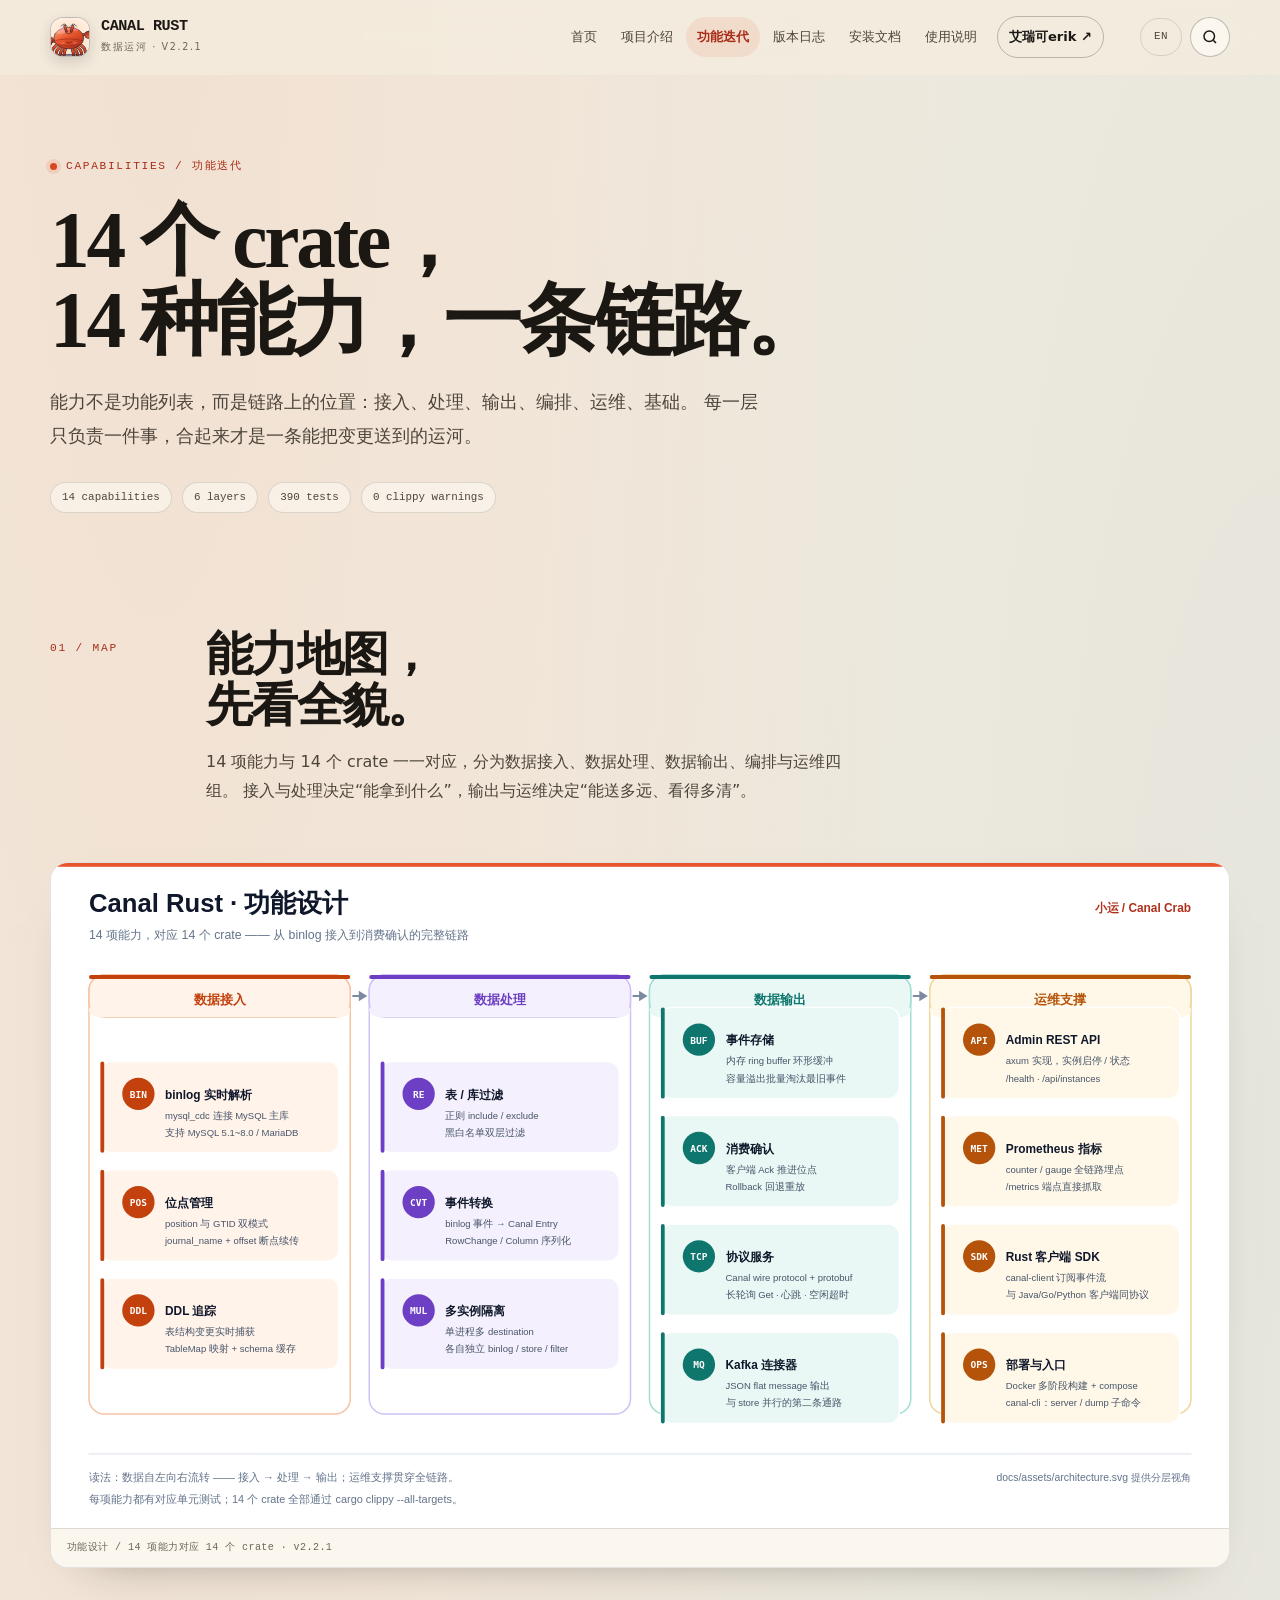
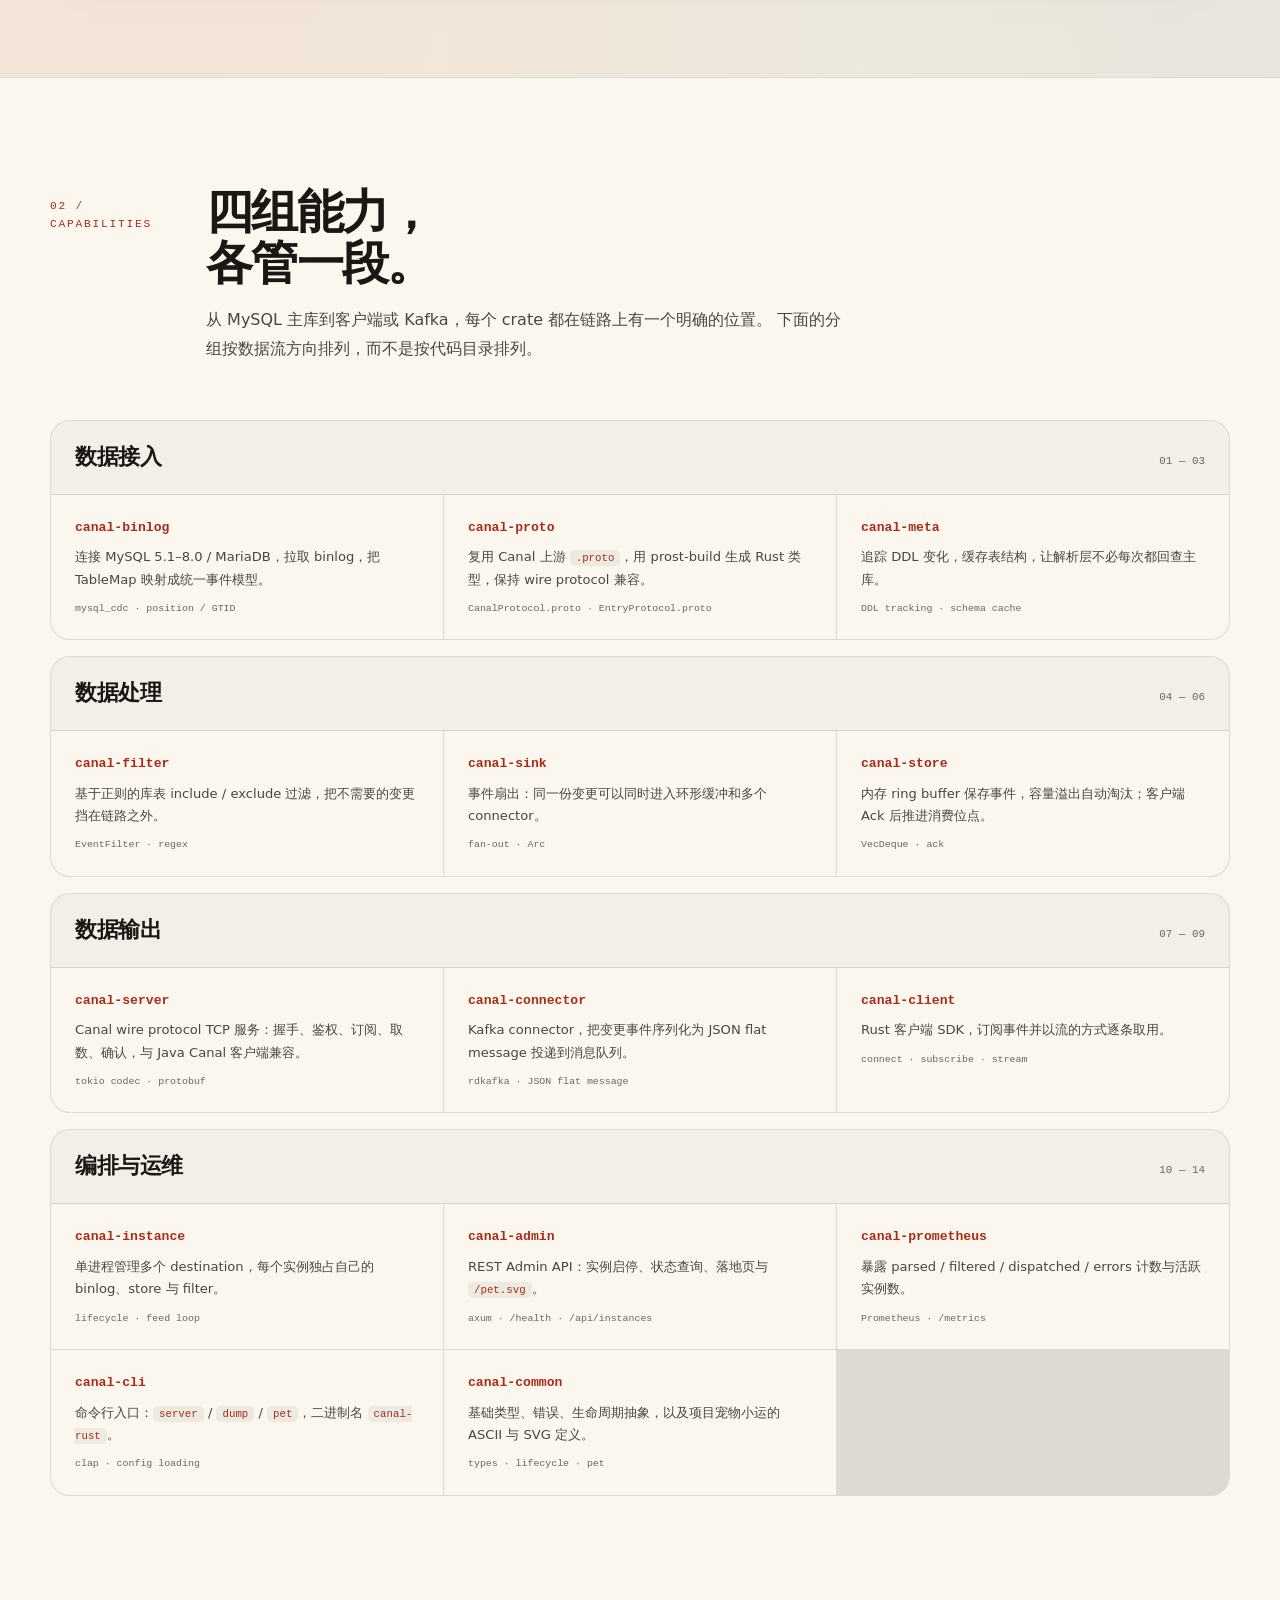
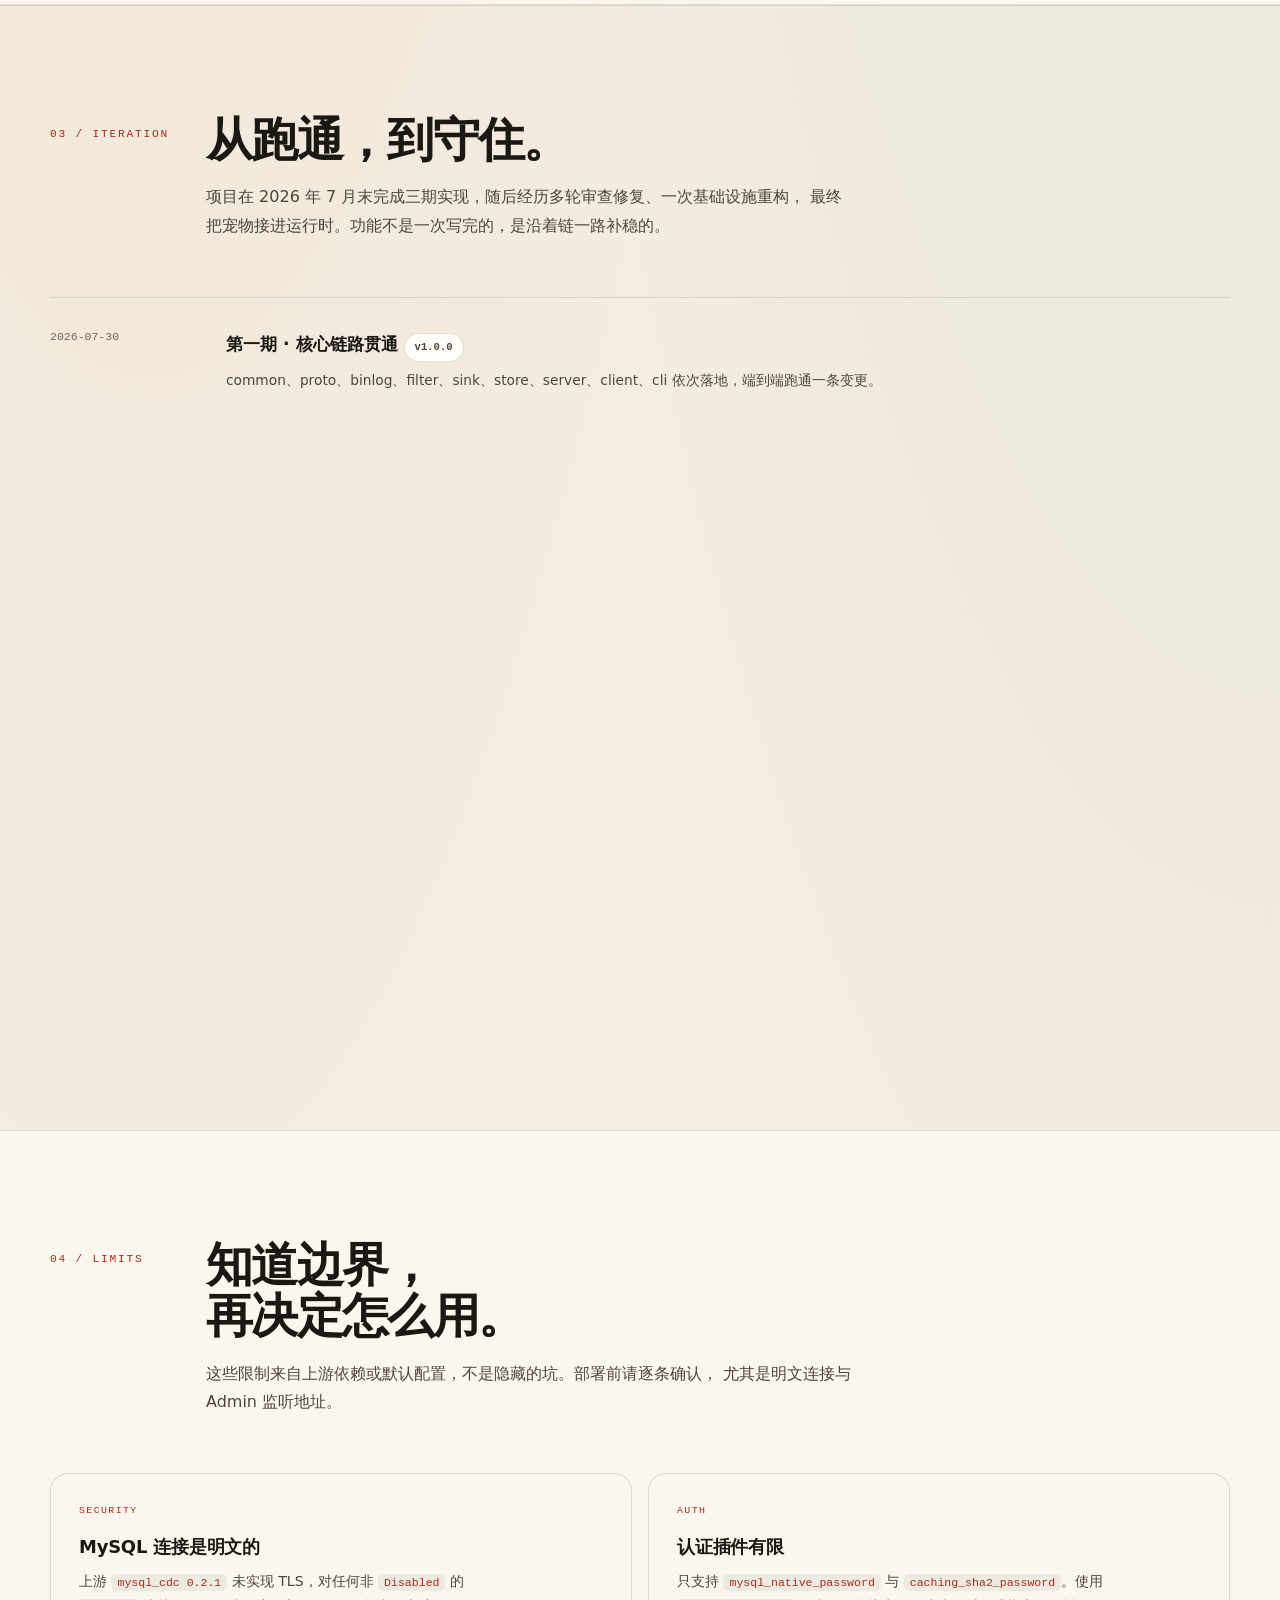
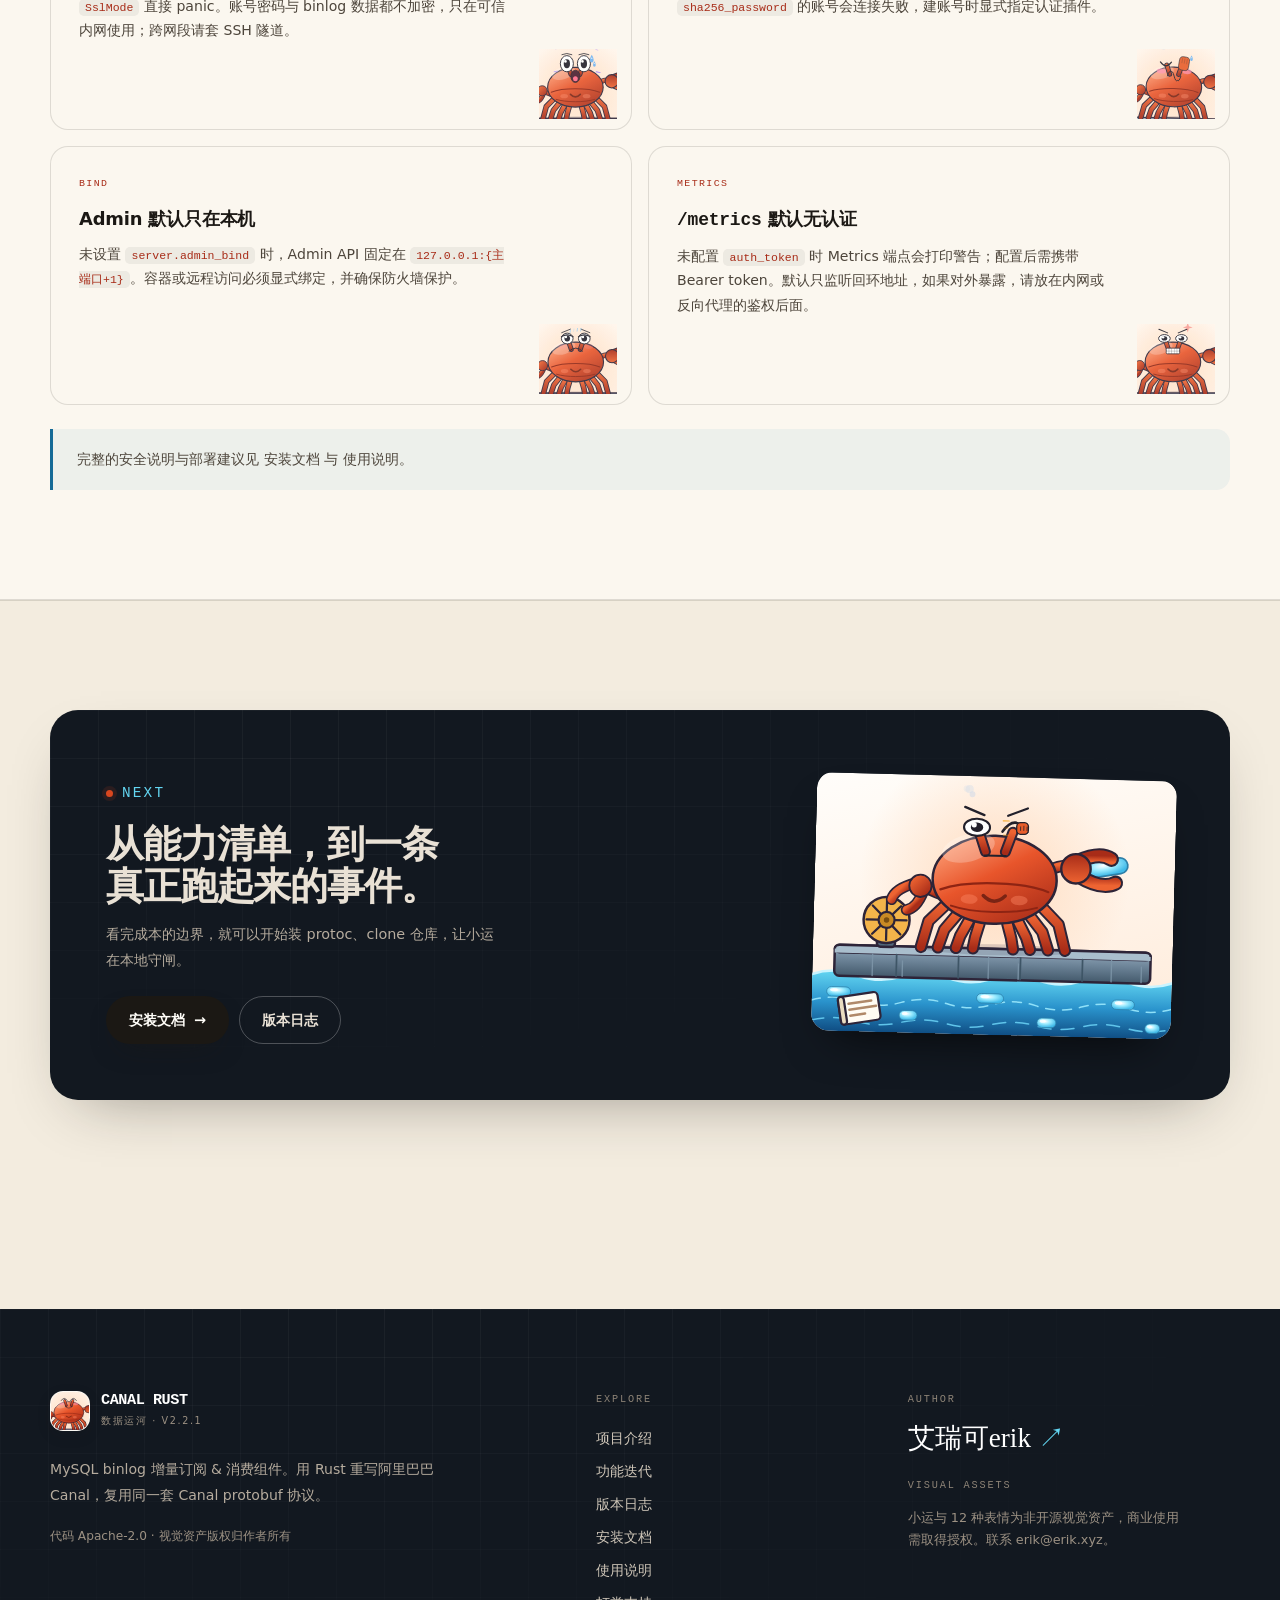
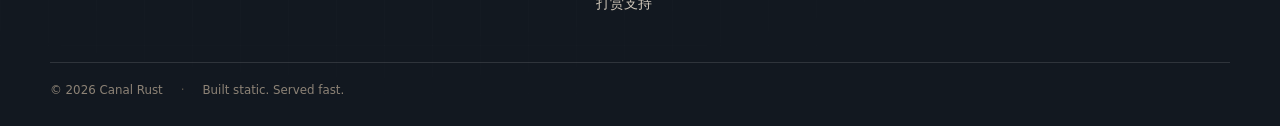
<file: site/features.html>
<!DOCTYPE html>
<html lang="zh-CN">
<head>
  <meta charset="utf-8">
  <meta name="viewport" content="width=device-width, initial-scale=1">
  <title>功能迭代 · Canal Rust</title>
  <meta name="description" content="Canal Rust 的 14 项能力与迭代路线：binlog 解析、协议兼容、正则过滤、环形缓冲、Kafka、多实例、Prometheus 与 Admin API。">
  <meta name="theme-color" content="#f3ecdf">
  <meta name="author" content="艾瑞可erik">
  <meta name="robots" content="index,follow,max-image-preview:large">
  <meta name="application-name" content="Canal Rust">
  <link rel="canonical" href="https://package.erik.xyz/canal/features.html">
  <link rel="alternate" hreflang="zh-CN" href="https://package.erik.xyz/canal/features.html">
  <link rel="alternate" hreflang="en" href="https://package.erik.xyz/canal/features.en.html">
  <link rel="alternate" hreflang="x-default" href="https://package.erik.xyz/canal/features.html">
  <meta property="og:locale:alternate" content="en_US">
  <meta property="og:type" content="website">
  <meta property="og:site_name" content="Canal Rust">
  <meta property="og:locale" content="zh_CN">
  <meta property="og:title" content="功能迭代 · Canal Rust">
  <meta property="og:description" content="Canal Rust 的 14 项能力与迭代路线：binlog 解析、协议兼容、正则过滤、环形缓冲、Kafka、多实例、Prometheus 与 Admin API。">
  <meta property="og:url" content="https://package.erik.xyz/canal/features.html">
  <meta property="og:image" content="https://package.erik.xyz/canal/assets/img/og-canal-rust.png">
  <meta property="og:image:type" content="image/png">
  <meta property="og:image:width" content="1200">
  <meta property="og:image:height" content="630">
  <meta property="og:image:alt" content="Canal Rust — 小运守在数据运河的闸口">
  <meta name="twitter:card" content="summary_large_image">
  <meta name="twitter:title" content="功能迭代 · Canal Rust">
  <meta name="twitter:description" content="Canal Rust 的 14 项能力与迭代路线：binlog 解析、协议兼容、正则过滤、环形缓冲、Kafka、多实例、Prometheus 与 Admin API。">
  <meta name="twitter:image" content="https://package.erik.xyz/canal/assets/img/og-canal-rust.png">
  <script>
    (function () {
      document.documentElement.classList.add('js');
      if (location.pathname === '/canal') location.replace('/canal/');
    })();
  </script>
  <link rel="icon" href="assets/img/pet-top.svg" type="image/svg+xml">
  <link rel="stylesheet" href="assets/css/core.css">
  <link rel="stylesheet" href="assets/css/pages.css">
  <link rel="stylesheet" href="assets/css/lightbox.css">
  <link rel="stylesheet" href="assets/css/search.css">
  <noscript><style>.js .reveal{opacity:1;transform:none}</style></noscript>
  <script defer src="assets/js/site.js"></script>
  <script defer src="assets/js/search.js"></script>
  <script type="application/ld+json">
{
  "@context": "https://schema.org",
  "@type": "WebPage",
  "name": "功能迭代 · Canal Rust",
  "description": "Canal Rust 的 14 项能力与迭代路线：binlog 解析、协议兼容、正则过滤、环形缓冲、Kafka、多实例、Prometheus 与 Admin API。",
  "url": "https://package.erik.xyz/canal/features.html",
  "inLanguage": "zh-CN",
  "isPartOf": {
    "@type": "WebSite",
    "name": "Canal Rust",
    "url": "https://package.erik.xyz/canal/"
  },
  "about": {
    "@type": "SoftwareApplication",
    "name": "Canal Rust",
    "applicationCategory": "DeveloperApplication",
    "operatingSystem": "Linux, macOS",
    "url": "https://package.erik.xyz/canal/"
  },
  "primaryImageOfPage": {
    "@type": "ImageObject",
    "url": "https://package.erik.xyz/canal/assets/img/og-canal-rust.png",
    "width": 1200,
    "height": 630
  }
}
  </script>
</head>
<body>
  <a class="skip-link" href="#main">跳到主要内容</a>

  <header class="site-header">
    <div class="header-inner">
      <a class="brand" href="index.html" aria-label="Canal Rust 首页">
        <span class="brand-mark"><img src="assets/img/pet-top.svg" alt="" width="40" height="40"></span>
        <span><span class="brand-name">CANAL RUST</span><span class="brand-sub">数据运河 · v2.2.1</span></span>
      </a>
      <nav class="site-nav" id="site-nav" aria-label="主导航">
        <a href="index.html">首页</a>
        <a href="about.html">项目介绍</a>
        <a href="features.html" aria-current="page">功能迭代</a>
        <a href="changelog.html">版本日志</a>
        <a href="install.html">安装文档</a>
        <a href="usage.html">使用说明</a>
        <a class="nav-author" href="https://erik.xyz" target="_blank" rel="noopener">艾瑞可erik <span aria-hidden="true">↗</span></a>
      </nav>
      <div class="header-tools">
        <a class="lang-switch" href="features.en.html" hreflang="en" lang="en" aria-label="切换到英文">EN</a>
        <button class="search-toggle" type="button" aria-label="搜索" aria-haspopup="dialog"><svg viewBox="0 0 24 24" width="18" height="18" fill="none" stroke="currentColor" stroke-width="2" aria-hidden="true"><circle cx="11" cy="11" r="7"/><path d="m20 20-3.5-3.5"/></svg></button>
        <button class="nav-toggle" type="button" aria-expanded="false" aria-controls="site-nav" aria-label="打开导航菜单">
          <span></span><span></span><span></span>
        </button>
      </div>
    </div>
  </header>

  <main id="main">
    <section class="page-hero">
      <div class="container">
        <p class="eyebrow">Capabilities / 功能迭代</p>
        <h1>14 个 crate，<br>14 种能力，一条链路。</h1>
        <p class="lede">
          能力不是功能列表，而是链路上的位置：接入、处理、输出、编排、运维、基础。
          每一层只负责一件事，合起来才是一条能把变更送到的运河。
        </p>
        <div class="page-hero-meta">
          <span>14 capabilities</span><span>6 layers</span><span>390 tests</span><span>0 clippy warnings</span>
        </div>
      </div>
    </section>

    <section class="section">
      <div class="container">
        <div class="section-head reveal">
          <p class="section-index">01 / MAP</p>
          <div>
            <h2 class="section-title">能力地图，<br>先看全貌。</h2>
            <p class="section-lede">
              14 项能力与 14 个 crate 一一对应，分为数据接入、数据处理、数据输出、编排与运维四组。
              接入与处理决定“能拿到什么”，输出与运维决定“能送多远、看得多清”。
            </p>
          </div>
        </div>

        <figure class="figure-card reveal">
          <img src="assets/img/functions.svg" alt="Canal Rust 功能设计图：数据接入、数据处理、数据输出、运维支撑四组共 14 项能力"
               width="1240" height="700" loading="lazy" decoding="async">
          <figcaption>功能设计 / 14 项能力对应 14 个 crate · v2.2.1</figcaption>
        </figure>
      </div>
    </section>

    <section class="section band">
      <div class="container">
        <div class="section-head reveal">
          <p class="section-index">02 / CAPABILITIES</p>
          <div>
            <h2 class="section-title">四组能力，<br>各管一段。</h2>
            <p class="section-lede">
              从 MySQL 主库到客户端或 Kafka，每个 crate 都在链路上有一个明确的位置。
              下面的分组按数据流方向排列，而不是按代码目录排列。
            </p>
          </div>
        </div>

        <div class="cap-groups">
          <article class="cap-group reveal">
            <div class="cap-head"><h3>数据接入</h3><span class="num">01 — 03</span></div>
            <div class="cap-list">
              <div class="cap-item">
                <h4>canal-binlog</h4>
                <p>连接 MySQL 5.1–8.0 / MariaDB，拉取 binlog，把 TableMap 映射成统一事件模型。</p>
                <small>mysql_cdc · position / GTID</small>
              </div>
              <div class="cap-item">
                <h4>canal-proto</h4>
                <p>复用 Canal 上游 <code>.proto</code>，用 prost-build 生成 Rust 类型，保持 wire protocol 兼容。</p>
                <small>CanalProtocol.proto · EntryProtocol.proto</small>
              </div>
              <div class="cap-item">
                <h4>canal-meta</h4>
                <p>追踪 DDL 变化，缓存表结构，让解析层不必每次都回查主库。</p>
                <small>DDL tracking · schema cache</small>
              </div>
            </div>
          </article>

          <article class="cap-group reveal">
            <div class="cap-head"><h3>数据处理</h3><span class="num">04 — 06</span></div>
            <div class="cap-list">
              <div class="cap-item">
                <h4>canal-filter</h4>
                <p>基于正则的库表 include / exclude 过滤，把不需要的变更挡在链路之外。</p>
                <small>EventFilter · regex</small>
              </div>
              <div class="cap-item">
                <h4>canal-sink</h4>
                <p>事件扇出：同一份变更可以同时进入环形缓冲和多个 connector。</p>
                <small>fan-out · Arc</small>
              </div>
              <div class="cap-item">
                <h4>canal-store</h4>
                <p>内存 ring buffer 保存事件，容量溢出自动淘汰；客户端 Ack 后推进消费位点。</p>
                <small>VecDeque · ack</small>
              </div>
            </div>
          </article>

          <article class="cap-group reveal">
            <div class="cap-head"><h3>数据输出</h3><span class="num">07 — 09</span></div>
            <div class="cap-list">
              <div class="cap-item">
                <h4>canal-server</h4>
                <p>Canal wire protocol TCP 服务：握手、鉴权、订阅、取数、确认，与 Java Canal 客户端兼容。</p>
                <small>tokio codec · protobuf</small>
              </div>
              <div class="cap-item">
                <h4>canal-connector</h4>
                <p>Kafka connector，把变更事件序列化为 JSON flat message 投递到消息队列。</p>
                <small>rdkafka · JSON flat message</small>
              </div>
              <div class="cap-item">
                <h4>canal-client</h4>
                <p>Rust 客户端 SDK，订阅事件并以流的方式逐条取用。</p>
                <small>connect · subscribe · stream</small>
              </div>
            </div>
          </article>

          <article class="cap-group reveal">
            <div class="cap-head"><h3>编排与运维</h3><span class="num">10 — 14</span></div>
            <div class="cap-list">
              <div class="cap-item">
                <h4>canal-instance</h4>
                <p>单进程管理多个 destination，每个实例独占自己的 binlog、store 与 filter。</p>
                <small>lifecycle · feed loop</small>
              </div>
              <div class="cap-item">
                <h4>canal-admin</h4>
                <p>REST Admin API：实例启停、状态查询、落地页与 <code>/pet.svg</code>。</p>
                <small>axum · /health · /api/instances</small>
              </div>
              <div class="cap-item">
                <h4>canal-prometheus</h4>
                <p>暴露 parsed / filtered / dispatched / errors 计数与活跃实例数。</p>
                <small>Prometheus · /metrics</small>
              </div>
              <div class="cap-item">
                <h4>canal-cli</h4>
                <p>命令行入口：<code>server</code> / <code>dump</code> / <code>pet</code>，二进制名 <code>canal-rust</code>。</p>
                <small>clap · config loading</small>
              </div>
              <div class="cap-item">
                <h4>canal-common</h4>
                <p>基础类型、错误、生命周期抽象，以及项目宠物小运的 ASCII 与 SVG 定义。</p>
                <small>types · lifecycle · pet</small>
              </div>
            </div>
          </article>
        </div>
      </div>
    </section>

    <section class="section">
      <div class="container">
        <div class="section-head reveal">
          <p class="section-index">03 / ITERATION</p>
          <div>
            <h2 class="section-title">从跑通，到守住。</h2>
            <p class="section-lede">
              项目在 2026 年 7 月末完成三期实现，随后经历多轮审查修复、一次基础设施重构，
              最终把宠物接进运行时。功能不是一次写完的，是沿着链一路补稳的。
            </p>
          </div>
        </div>

        <div class="iteration reveal">
          <time class="iteration-date" datetime="2026-07-30">2026-07-30</time>
          <div>
            <h3>第一期 · 核心链路贯通 <span class="tag">v1.0.0</span></h3>
            <p>common、proto、binlog、filter、sink、store、server、client、cli 依次落地，端到端跑通一条变更。</p>
          </div>
        </div>
        <div class="iteration reveal">
          <time class="iteration-date" datetime="2026-07-30">2026-07-30</time>
          <div>
            <h3>第二期 · 补齐编排与出口 <span class="tag">v1.0.2</span></h3>
            <p>新增 canal-instance、canal-connector、canal-prometheus、canal-meta、canal-admin：多实例、Kafka、指标与管理面就位。</p>
          </div>
        </div>
        <div class="iteration reveal">
          <time class="iteration-date" datetime="2026-07-31">2026-07-31</time>
          <div>
            <h3>第三期 · 测试与审查 <span class="tag">v1.0.3</span></h3>
            <p>链路成型，77 项测试与 18 个 commit；随后 v1.0.4–v1.1.8 连续进行代码审查与正确性修复。</p>
          </div>
        </div>
        <div class="iteration reveal">
          <time class="iteration-date" datetime="2026-07-31">2026-07-31</time>
          <div>
            <h3>基础设施重构 <span class="tag">v2.0.0</span></h3>
            <p>统一配置、错误处理与生命周期；v2.0.1–v2.0.6 补丁系列继续收敛边界问题。</p>
          </div>
        </div>
        <div class="iteration reveal">
          <time class="iteration-date" datetime="2026-09-26">2026-09-26</time>
          <div>
            <h3>宠物与基建 <span class="tag">v2.1.0</span></h3>
            <p>重绘项目宠物，修复连接阻塞等正确性问题，补齐 Docker / CI 基建。</p>
          </div>
        </div>
        <div class="iteration reveal">
          <time class="iteration-date" datetime="2026-09-26">2026-09-26</time>
          <div>
            <h3>宠物进入运行时 <span class="tag tag-rust">v2.2.0</span></h3>
            <p><code>canal-rust pet</code>、<code>--help</code> 欢迎信息与 Admin <code>GET /pet.svg</code> 上线；CI / Docker 构建补齐 protoc；389 项测试全部通过，0 Clippy 警告。</p>
          </div>
        </div>
      </div>
    </section>

    <section class="section band" id="limits">
      <div class="container">
        <div class="section-head reveal">
          <p class="section-index">04 / LIMITS</p>
          <div>
            <h2 class="section-title">知道边界，<br>再决定怎么用。</h2>
            <p class="section-lede">
              这些限制来自上游依赖或默认配置，不是隐藏的坑。部署前请逐条确认，
              尤其是明文连接与 Admin 监听地址。
            </p>
          </div>
        </div>

        <div class="bento">
          <article class="bento-card bento-card--wide has-stamp reveal">
            <p class="card-kicker">Security</p>
            <h3>MySQL 连接是明文的</h3>
            <p>上游 <code>mysql_cdc 0.2.1</code> 未实现 TLS，对任何非 <code>Disabled</code> 的 <code>SslMode</code> 直接 panic。账号密码与 binlog 数据都不加密，只在可信内网使用；跨网段请套 SSH 隧道。</p>
            <img class="stamp" src="assets/img/pet-terrified-top.svg" alt="" width="78" height="70" loading="lazy">
          </article>
          <article class="bento-card bento-card--wide has-stamp reveal">
            <p class="card-kicker">Auth</p>
            <h3>认证插件有限</h3>
            <p>只支持 <code>mysql_native_password</code> 与 <code>caching_sha2_password</code>。使用 <code>sha256_password</code> 的账号会连接失败，建账号时显式指定认证插件。</p>
            <img class="stamp" src="assets/img/pet-facepalm-top.svg" alt="" width="78" height="70" loading="lazy">
          </article>
          <article class="bento-card bento-card--wide has-stamp reveal">
            <p class="card-kicker">Bind</p>
            <h3>Admin 默认只在本机</h3>
            <p>未设置 <code>server.admin_bind</code> 时，Admin API 固定在 <code>127.0.0.1:{主端口+1}</code>。容器或远程访问必须显式绑定，并确保防火墙保护。</p>
            <img class="stamp" src="assets/img/pet-depressed-top.svg" alt="" width="78" height="70" loading="lazy">
          </article>
          <article class="bento-card bento-card--wide has-stamp reveal">
            <p class="card-kicker">Metrics</p>
            <h3><code>/metrics</code> 默认无认证</h3>
            <p>未配置 <code>auth_token</code> 时 Metrics 端点会打印警告；配置后需携带 Bearer token。默认只监听回环地址，如果对外暴露，请放在内网或反向代理的鉴权后面。</p>
            <img class="stamp" src="assets/img/pet-angry-top.svg" alt="" width="78" height="70" loading="lazy">
          </article>
        </div>

        <div class="callout info reveal" style="margin-top:24px">
          完整的安全说明与部署建议见 <a href="install.html">安装文档</a> 与 <a href="usage.html">使用说明</a>。
        </div>
      </div>
    </section>

    <section class="section">
      <div class="container">
        <div class="start-band reveal">
          <div>
            <p class="eyebrow">NEXT</p>
            <h2>从能力清单，到一条真正跑起来的事件。</h2>
            <p>看完成本的边界，就可以开始装 protoc、clone 仓库，让小运在本地守闸。</p>
            <div class="start-actions">
              <a class="btn btn-primary" href="install.html">安装文档 <span class="arrow" aria-hidden="true">→</span></a>
              <a class="btn btn-ghost" href="changelog.html">版本日志</a>
            </div>
          </div>
          <img class="start-pet" src="assets/img/pet-knocking.svg" alt="小运 · 敲打" width="720" height="520" loading="lazy" decoding="async">
        </div>
      </div>
    </section>
  </main>

  <footer class="site-footer">
    <div class="container">
      <div class="footer-grid">
        <div class="footer-intro">
          <a class="brand brand--footer" href="index.html" aria-label="Canal Rust 首页">
            <span class="brand-mark"><img src="assets/img/pet-top.svg" alt="" width="40" height="40"></span>
            <span><span class="brand-name">CANAL RUST</span><span class="brand-sub">数据运河 · v2.2.1</span></span>
          </a>
          <p>MySQL binlog 增量订阅 &amp; 消费组件。用 Rust 重写阿里巴巴 Canal，复用同一套 Canal protobuf 协议。</p>
          <p class="footer-license">代码 Apache-2.0 · 视觉资产版权归作者所有</p>
        </div>
        <nav class="footer-nav" aria-label="页脚导航">
          <p class="footer-kicker">EXPLORE</p>
          <a href="about.html">项目介绍</a>
          <a href="features.html">功能迭代</a>
          <a href="changelog.html">版本日志</a>
          <a href="install.html">安装文档</a>
          <a href="usage.html">使用说明</a>
          <a href="index.html#support">打赏支持</a>
        </nav>
        <div class="footer-meta">
          <p class="footer-kicker">AUTHOR</p>
          <a class="footer-author" href="https://erik.xyz" target="_blank" rel="noopener">艾瑞可erik <span aria-hidden="true">↗</span></a>
          <p class="footer-kicker">VISUAL ASSETS</p>
          <p>小运与 12 种表情为非开源视觉资产，商业使用需取得授权。联系 erik@erik.xyz。</p>
        </div>
      </div>
      <div class="footer-bottom">
        <span>© 2026 Canal Rust</span><span class="footer-dot" aria-hidden="true">·</span><span>Built static. Served fast.</span>
      </div>
    </div>
  </footer>

  <button class="backtop" id="backtop" type="button" aria-label="返回顶部">
    <img src="assets/img/pet-top.svg" alt="" width="64" height="64" loading="lazy">
  </button>
</body>
</html>
</file>
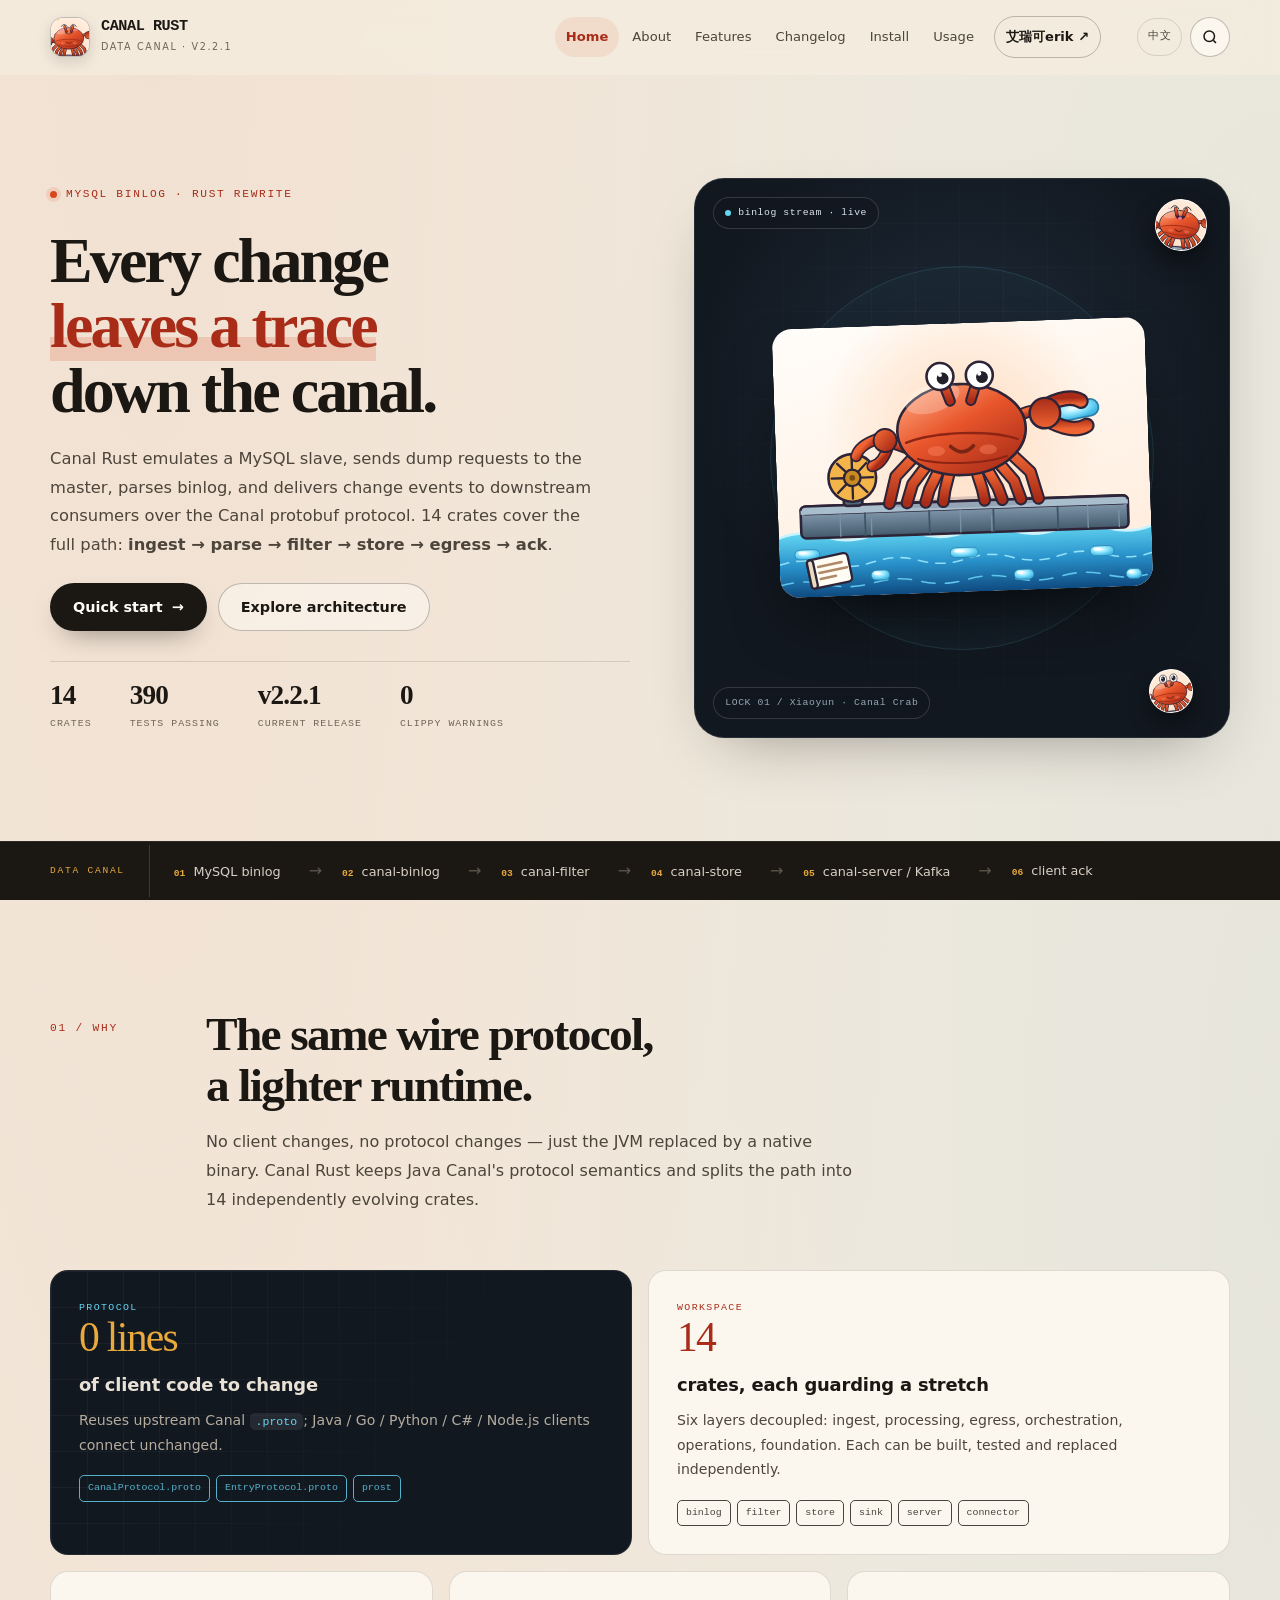
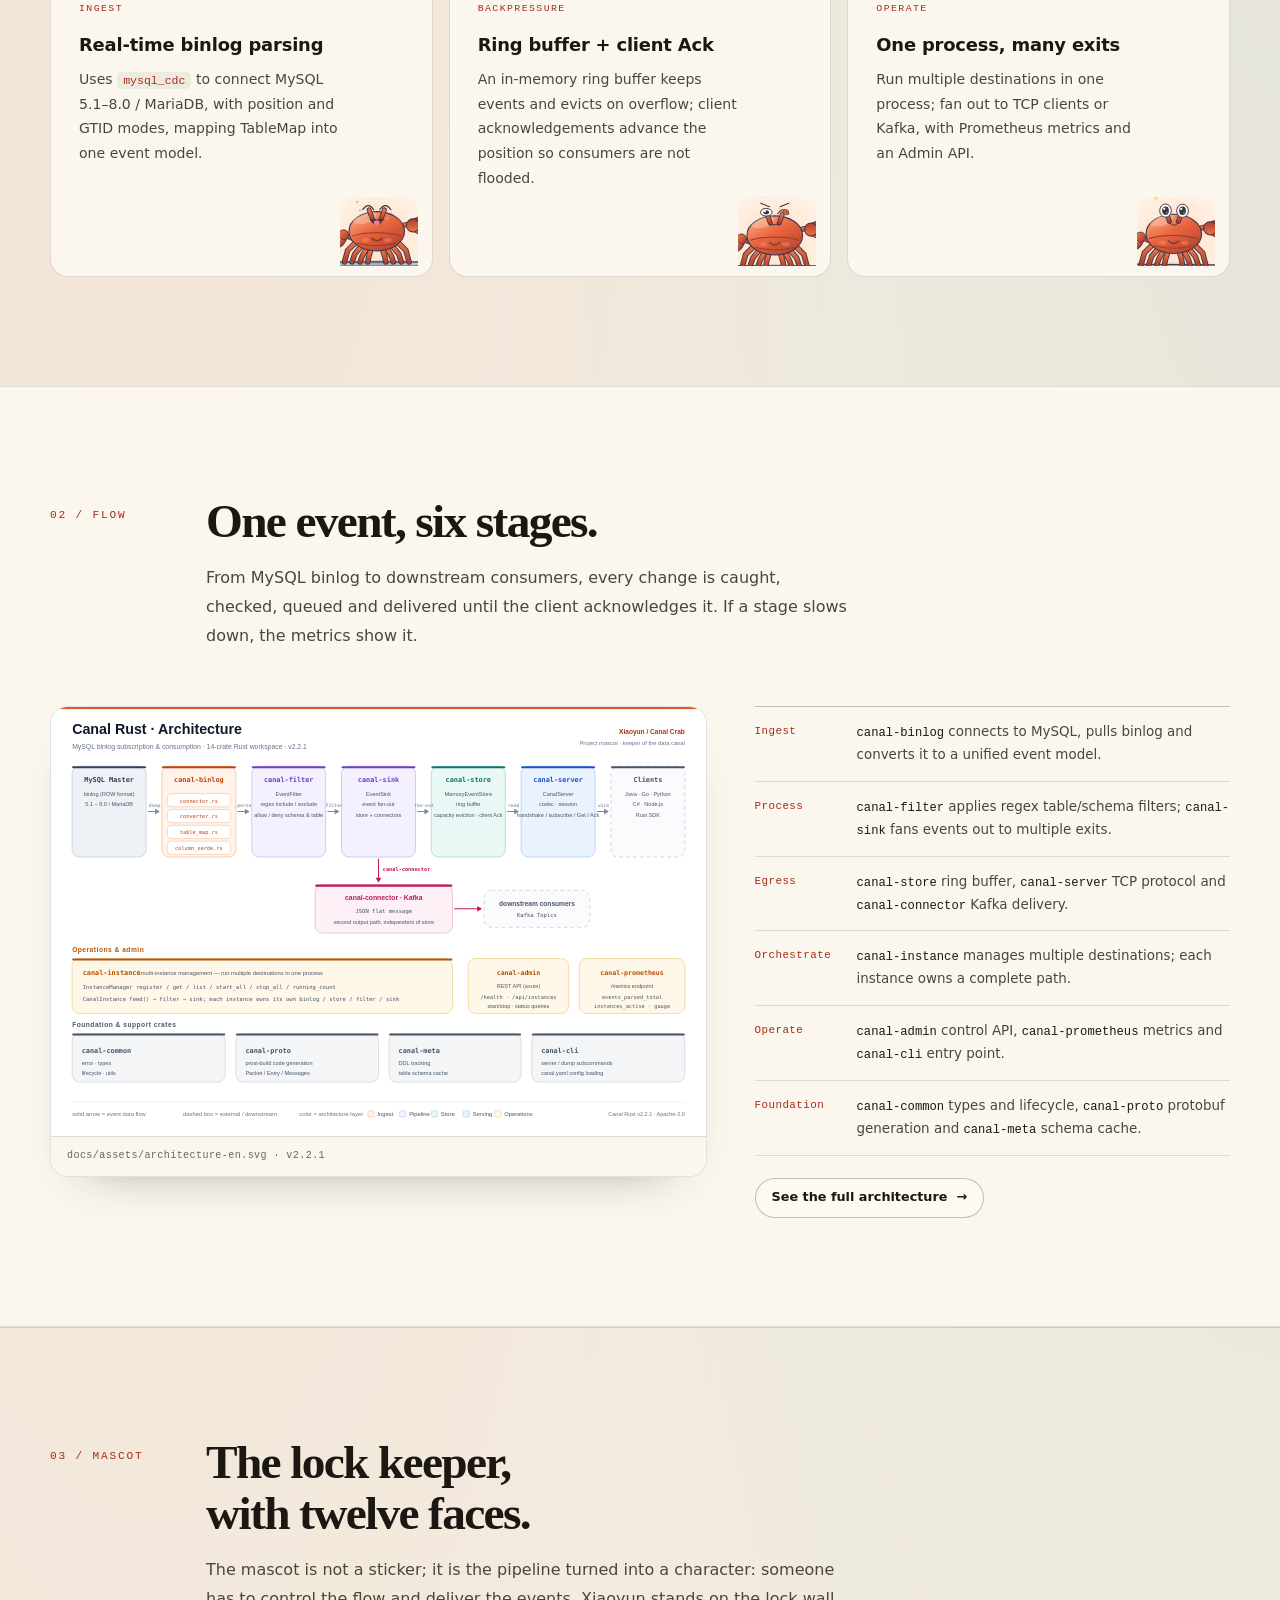
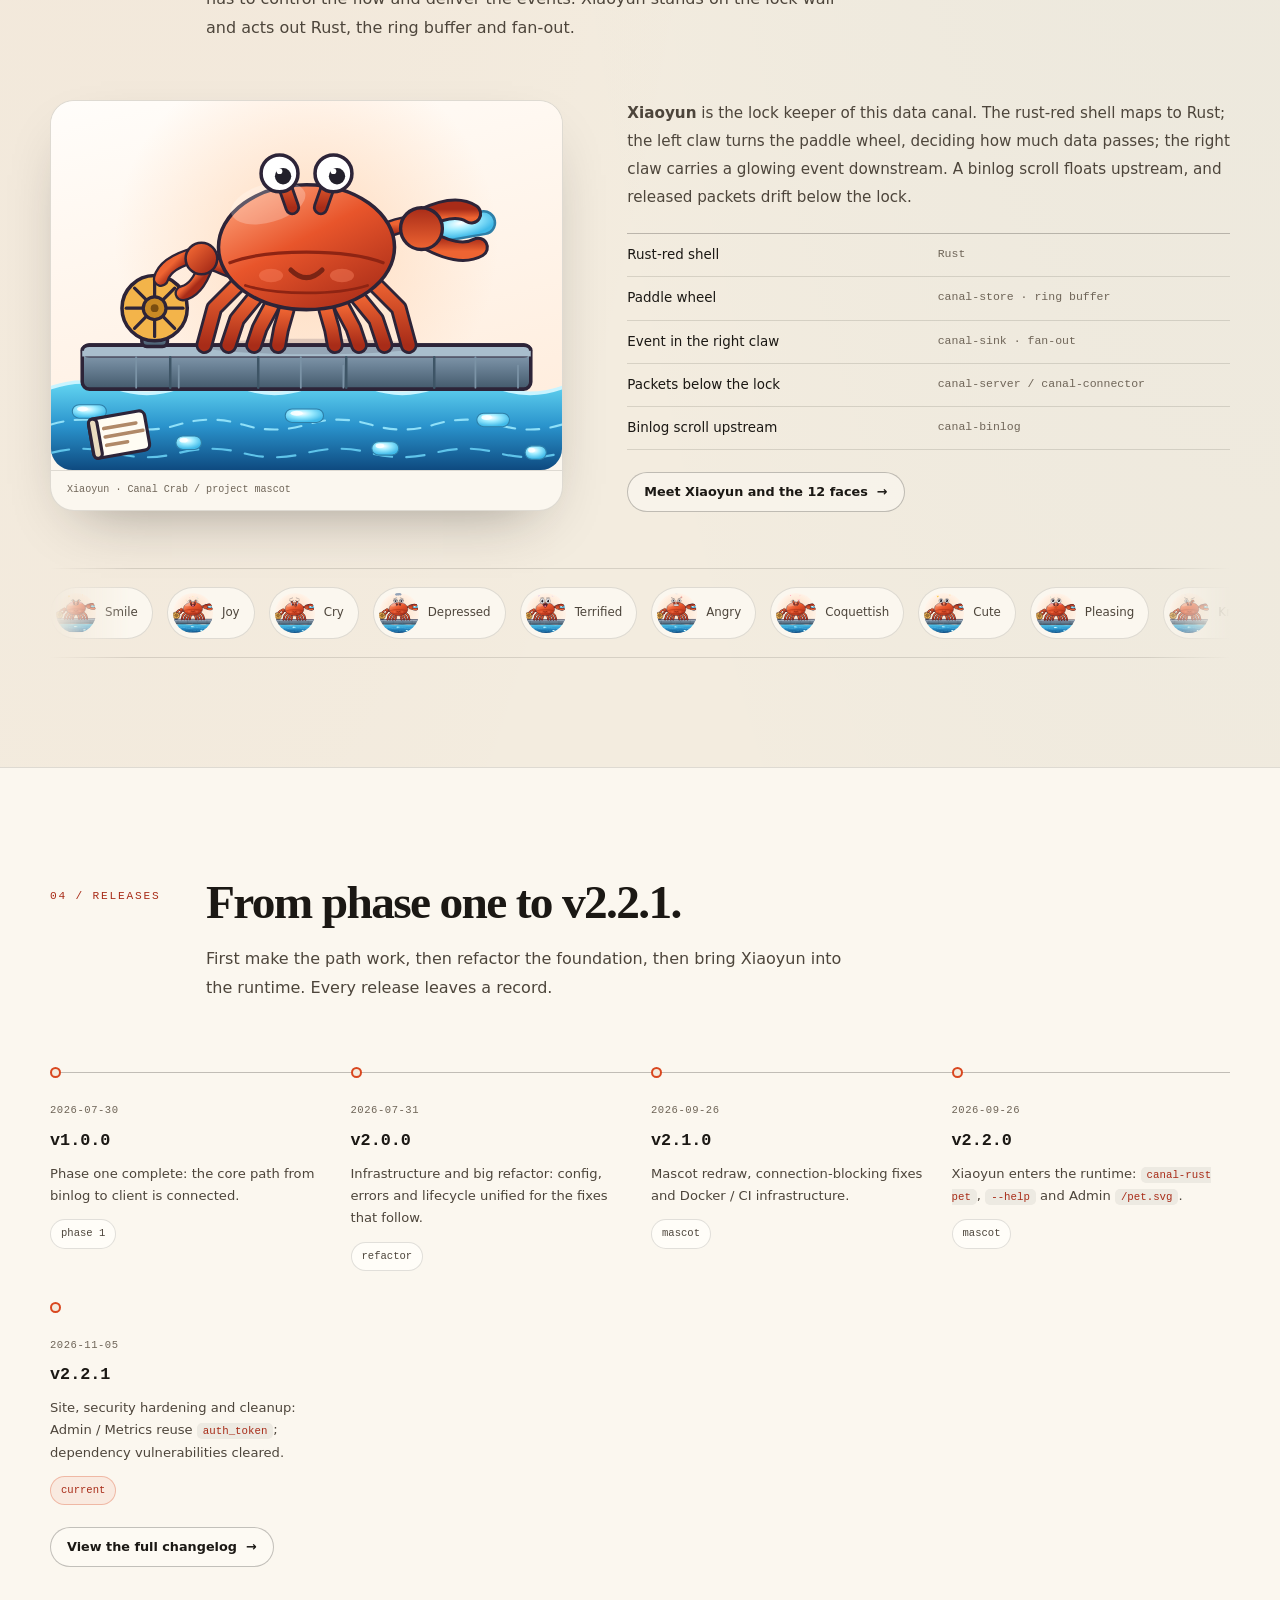
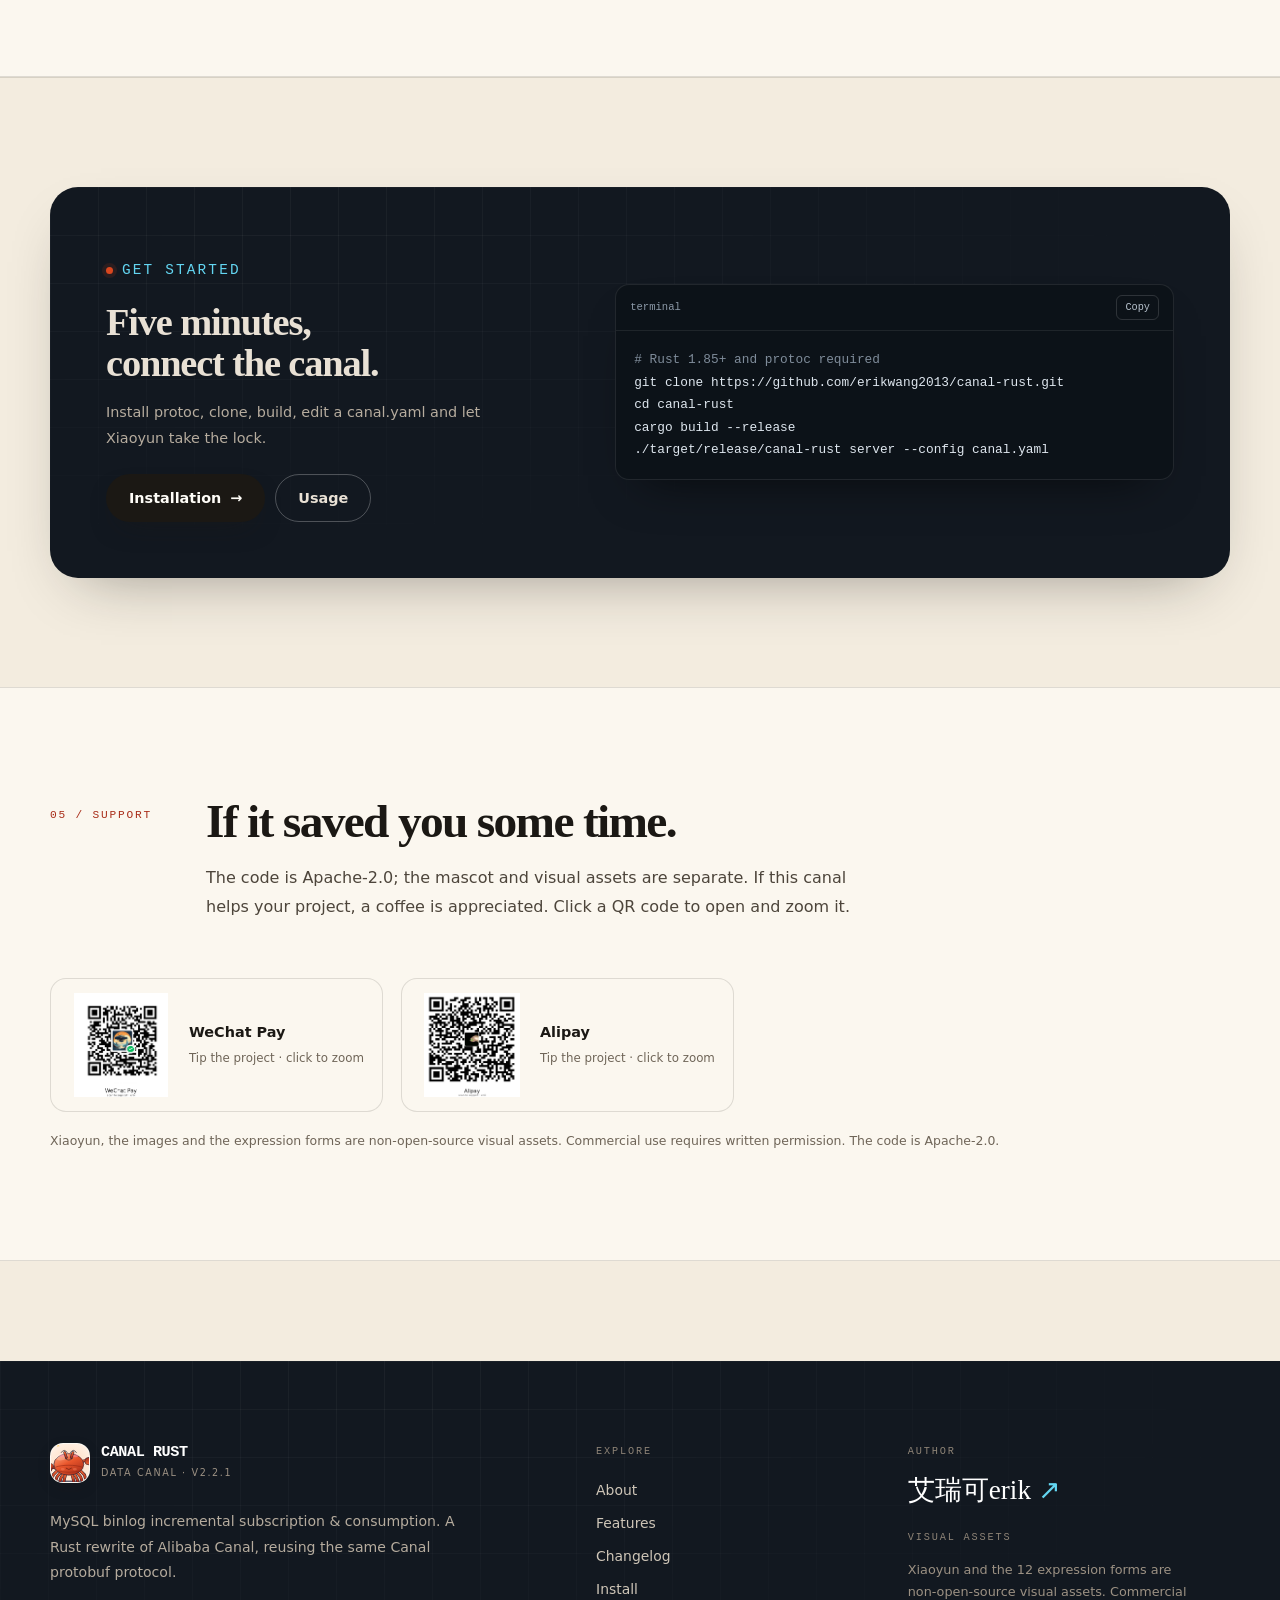
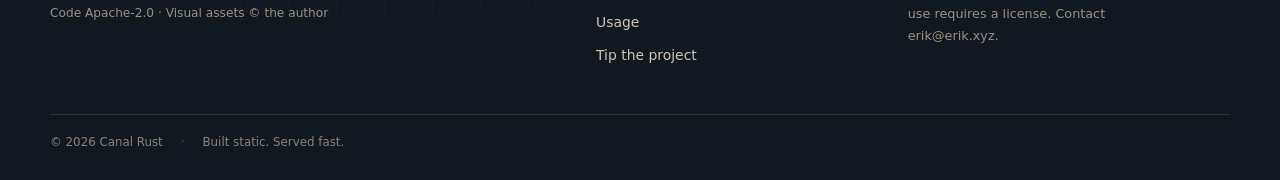
<file: site/index.en.html>
<!DOCTYPE html>
<html lang="en">
<head>
  <meta charset="utf-8">
  <meta name="viewport" content="width=device-width, initial-scale=1">
  <title>Canal Rust · MySQL binlog subscription & consumption</title>
  <meta name="description" content="Canal Rust is a Rust rewrite of Alibaba Canal. It emulates a MySQL slave, parses binlog and delivers change events over the Canal protobuf protocol. 14 crates, 390 tests.">
  <meta name="theme-color" content="#f3ecdf">
  <meta name="author" content="艾瑞可erik">
  <meta name="robots" content="index,follow,max-image-preview:large">
  <meta name="application-name" content="Canal Rust">
  <link rel="canonical" href="https://package.erik.xyz/canal/index.en.html">
  <link rel="alternate" hreflang="zh-CN" href="https://package.erik.xyz/canal/">
  <link rel="alternate" hreflang="en" href="https://package.erik.xyz/canal/index.en.html">
  <link rel="alternate" hreflang="x-default" href="https://package.erik.xyz/canal/">
  <meta property="og:type" content="website">
  <meta property="og:site_name" content="Canal Rust">
  <meta property="og:locale" content="en_US">
  <meta property="og:locale:alternate" content="zh_CN">
  <meta property="og:title" content="Canal Rust · MySQL binlog subscription & consumption">
  <meta property="og:description" content="Canal Rust is a Rust rewrite of Alibaba Canal. It emulates a MySQL slave, parses binlog and delivers change events over the Canal protobuf protocol. 14 crates, 390 tests.">
  <meta property="og:url" content="https://package.erik.xyz/canal/index.en.html">
  <meta property="og:image" content="https://package.erik.xyz/canal/assets/img/og-canal-rust-en.png">
  <meta property="og:image:type" content="image/png">
  <meta property="og:image:width" content="1200">
  <meta property="og:image:height" content="630">
  <meta property="og:image:alt" content="Canal Rust — Xiaoyun at the lock of the data canal">
  <meta name="twitter:card" content="summary_large_image">
  <meta name="twitter:title" content="Canal Rust · MySQL binlog subscription & consumption">
  <meta name="twitter:description" content="Canal Rust is a Rust rewrite of Alibaba Canal. It emulates a MySQL slave, parses binlog and delivers change events over the Canal protobuf protocol. 14 crates, 390 tests.">
  <meta name="twitter:image" content="https://package.erik.xyz/canal/assets/img/og-canal-rust-en.png">
  <script>
    (function () {
      document.documentElement.classList.add('js');
      if (location.pathname === '/canal') location.replace('/canal/');
    })();
  </script>
  <link rel="icon" href="assets/img/pet-top-en.svg" type="image/svg+xml">
  <link rel="stylesheet" href="assets/css/core.css">
  <link rel="stylesheet" href="assets/css/pages.css">
  <link rel="stylesheet" href="assets/css/home.css">
  <link rel="stylesheet" href="assets/css/lightbox.css">
  <link rel="stylesheet" href="assets/css/search.css">
  <noscript><style>.js .reveal{opacity:1;transform:none}</style></noscript>
  <script defer src="assets/js/site.js"></script>
  <script defer src="assets/js/search.js"></script>
  <script type="application/ld+json">
{
  "@context": "https://schema.org",
  "@graph": [
    {
      "@type": "WebSite",
      "@id": "https://package.erik.xyz/canal/index.en.html#website",
      "url": "https://package.erik.xyz/canal/index.en.html",
      "name": "Canal Rust",
      "description": "Canal Rust is a Rust rewrite of Alibaba Canal. It emulates a MySQL slave, parses binlog and delivers change events over the Canal protobuf protocol. 14 crates, 390 tests.",
      "inLanguage": "en",
      "publisher": {
        "@type": "Person",
        "name": "艾瑞可erik",
        "url": "https://erik.xyz"
      }
    },
    {
      "@type": "SoftwareSourceCode",
      "@id": "https://package.erik.xyz/canal/index.en.html#software",
      "name": "Canal Rust",
      "description": "Canal Rust is a Rust rewrite of Alibaba Canal. It emulates a MySQL slave, parses binlog and delivers change events over the Canal protobuf protocol. 14 crates, 390 tests.",
      "url": "https://package.erik.xyz/canal/index.en.html",
      "codeRepository": "https://github.com/erikwang2013/canal-rust",
      "programmingLanguage": "Rust",
      "license": "https://www.apache.org/licenses/LICENSE-2.0",
      "version": "2.2.1",
      "author": {
        "@type": "Person",
        "name": "艾瑞可erik",
        "url": "https://erik.xyz"
      },
      "isPartOf": {
        "@id": "https://package.erik.xyz/canal/index.en.html#website"
      }
    },
    {
      "@type": "WebPage",
      "@id": "https://package.erik.xyz/canal/index.en.html#webpage",
      "url": "https://package.erik.xyz/canal/index.en.html",
      "name": "Canal Rust · MySQL binlog subscription & consumption",
      "description": "Canal Rust is a Rust rewrite of Alibaba Canal. It emulates a MySQL slave, parses binlog and delivers change events over the Canal protobuf protocol. 14 crates, 390 tests.",
      "inLanguage": "en",
      "isPartOf": {
        "@id": "https://package.erik.xyz/canal/index.en.html#website"
      },
      "about": {
        "@id": "https://package.erik.xyz/canal/index.en.html#software"
      },
      "primaryImageOfPage": {
        "@type": "ImageObject",
        "url": "https://package.erik.xyz/canal/assets/img/og-canal-rust-en.png",
        "width": 1200,
        "height": 630
      }
    }
  ]
}
  </script>
</head>
<body>
  <a class="skip-link" href="#main">Skip to main content</a>

  <header class="site-header">
    <div class="header-inner">
      <a class="brand" href="index.en.html" aria-label="Canal Rust home">
        <span class="brand-mark"><img src="assets/img/pet-top-en.svg" alt="" width="40" height="40"></span>
        <span><span class="brand-name">CANAL RUST</span><span class="brand-sub">DATA CANAL · v2.2.1</span></span>
      </a>
      <nav class="site-nav" id="site-nav" aria-label="Main navigation">
        <a href="index.en.html" aria-current="page">Home</a>
        <a href="about.en.html">About</a>
        <a href="features.en.html">Features</a>
        <a href="changelog.en.html">Changelog</a>
        <a href="install.en.html">Install</a>
        <a href="usage.en.html">Usage</a>
        <a class="nav-author" href="https://erik.xyz" target="_blank" rel="noopener">艾瑞可erik <span aria-hidden="true">↗</span></a>
      </nav>
      <div class="header-tools">
        <a class="lang-switch" href="index.html" hreflang="zh-CN" lang="zh-CN" aria-label="Switch to Chinese">中文</a>
        <button class="search-toggle" type="button" aria-label="Search" aria-haspopup="dialog"><svg viewBox="0 0 24 24" width="18" height="18" fill="none" stroke="currentColor" stroke-width="2" aria-hidden="true"><circle cx="11" cy="11" r="7"/><path d="m20 20-3.5-3.5"/></svg></button>
        <button class="nav-toggle" type="button" aria-expanded="false" aria-controls="site-nav" aria-label="Open navigation menu">
          <span></span><span></span><span></span>
        </button>
      </div>
    </div>
  </header>

  <main id="main">

    <div class="hero-screen">
      <section class="hero">
        <div class="container hero-inner">
          <div class="hero-copy">
            <p class="eyebrow">MySQL binlog · Rust rewrite</p>
            <h1>Every change<br><span class="mark">leaves a trace</span><br>down the canal.</h1>
            <p class="hero-lede">
              Canal Rust emulates a MySQL slave, sends dump requests to the master, parses binlog,
              and delivers change events to downstream consumers over the Canal protobuf protocol.
              14 crates cover the full path: <strong>ingest → parse → filter → store → egress → ack</strong>.
            </p>
            <div class="hero-actions">
              <a class="btn btn-primary" href="install.en.html">Quick start <span class="arrow" aria-hidden="true">→</span></a>
              <a class="btn btn-ghost" href="about.en.html">Explore architecture</a>
            </div>
            <div class="hero-facts">
              <div><b>14</b><span>crates</span></div>
              <div><b>390</b><span>tests passing</span></div>
              <div><b>v2.2.1</b><span>current release</span></div>
              <div><b>0</b><span>clippy warnings</span></div>
            </div>
          </div>
          <div class="hero-visual">
            <div id="canal-canvas" aria-hidden="true"></div>
            <div class="pet-stage">
              <img class="pet-main" src="assets/img/canal-pet-en.svg"
                   alt="Xiaoyun, the Canal Rust mascot: a rust-red crab standing on the lock wall of the data canal, one claw on the paddle wheel, the other carrying a glowing change event"
                   width="720" height="520" fetchpriority="high">
            </div>
            <span class="hero-badge hero-badge--top"><span class="live-dot"></span> binlog stream · live</span>
            <span class="hero-badge hero-badge--bottom">LOCK 01 / Xiaoyun · Canal Crab</span>
            <span class="hero-pet-chip hero-pet-chip--a"><img src="assets/img/pet-joy-top-en.svg" alt="" width="52" height="52"></span>
            <span class="hero-pet-chip hero-pet-chip--b"><img src="assets/img/pet-cute-top-en.svg" alt="" width="44" height="44"></span>
          </div>
        </div>
      </section>
      <div class="flow-strip" role="region" aria-label="Data canal">
        <div class="flow-inner">
          <span class="flow-label">DATA CANAL</span>
          <div class="flow-step"><b>01</b><span>MySQL binlog</span></div>
          <div class="flow-step"><b>02</b><span>canal-binlog</span></div>
          <div class="flow-step"><b>03</b><span>canal-filter</span></div>
          <div class="flow-step"><b>04</b><span>canal-store</span></div>
          <div class="flow-step"><b>05</b><span>canal-server / Kafka</span></div>
          <div class="flow-step"><b>06</b><span>client ack</span></div>
        </div>
      </div>
    </div>

    <section class="section">
      <div class="container">
        <div class="section-head reveal">
          <p class="section-index">01 / WHY</p>
          <div>
            <h2 class="section-title">The same wire protocol,<br>a lighter runtime.</h2>
            <p class="section-lede">
              No client changes, no protocol changes — just the JVM replaced by a native binary.
              Canal Rust keeps Java Canal's protocol semantics and splits the path into 14 independently evolving crates.
            </p>
          </div>
        </div>

        <div class="bento">
          <article class="bento-card bento-card--wide bento-card--dark reveal">
            <p class="card-kicker">Protocol</p>
            <p class="big-num">0 lines</p>
            <h3>of client code to change</h3>
            <p>Reuses upstream Canal <code>.proto</code>; Java / Go / Python / C# / Node.js clients connect unchanged.</p>
            <div class="mini-flow"><span>CanalProtocol.proto</span><span>EntryProtocol.proto</span><span>prost</span></div>
          </article>
          <article class="bento-card bento-card--wide reveal">
            <p class="card-kicker">Workspace</p>
            <p class="big-num">14</p>
            <h3>crates, each guarding a stretch</h3>
            <p>Six layers decoupled: ingest, processing, egress, orchestration, operations, foundation. Each can be built, tested and replaced independently.</p>
            <div class="mini-flow"><span>binlog</span><span>filter</span><span>store</span><span>sink</span><span>server</span><span>connector</span></div>
          </article>
          <article class="bento-card reveal has-stamp">
            <p class="card-kicker">Ingest</p>
            <h3>Real-time binlog parsing</h3>
            <p>Uses <code>mysql_cdc</code> to connect MySQL 5.1–8.0 / MariaDB, with position and GTID modes, mapping TableMap into one event model.</p>
            <img class="stamp" src="assets/img/pet-joy-top-en.svg" alt="" width="78" height="70" loading="lazy">
          </article>
          <article class="bento-card reveal has-stamp">
            <p class="card-kicker">Backpressure</p>
            <h3>Ring buffer + client Ack</h3>
            <p>An in-memory ring buffer keeps events and evicts on overflow; client acknowledgements advance the position so consumers are not flooded.</p>
            <img class="stamp" src="assets/img/pet-knocking-top-en.svg" alt="" width="78" height="70" loading="lazy">
          </article>
          <article class="bento-card reveal has-stamp">
            <p class="card-kicker">Operate</p>
            <h3>One process, many exits</h3>
            <p>Run multiple destinations in one process; fan out to TCP clients or Kafka, with Prometheus metrics and an Admin API.</p>
            <img class="stamp" src="assets/img/pet-cute-top-en.svg" alt="" width="78" height="70" loading="lazy">
          </article>
        </div>
      </div>
    </section>

    <section class="section band">
      <div class="container">
        <div class="section-head reveal">
          <p class="section-index">02 / FLOW</p>
          <div>
            <h2 class="section-title">One event, six stages.</h2>
            <p class="section-lede">From MySQL binlog to downstream consumers, every change is caught, checked, queued and delivered until the client acknowledges it. If a stage slows down, the metrics show it.</p>
          </div>
        </div>

        <div class="arch-grid">
          <figure class="figure-card reveal">
            <img src="assets/img/architecture-en.svg" alt="Canal Rust architecture: MySQL Master, canal-binlog, canal-filter, canal-sink, canal-store, canal-server and Kafka data flow"
                 width="1240" height="812" loading="lazy" decoding="async">
            <figcaption>docs/assets/architecture-en.svg · v2.2.1</figcaption>
          </figure>
          <div class="reveal">
            <dl class="layer-list">
              <div class="layer-item"><dt>Ingest</dt><dd><code>canal-binlog</code> connects to MySQL, pulls binlog and converts it to a unified event model.</dd></div>
              <div class="layer-item"><dt>Process</dt><dd><code>canal-filter</code> applies regex table/schema filters; <code>canal-sink</code> fans events out to multiple exits.</dd></div>
              <div class="layer-item"><dt>Egress</dt><dd><code>canal-store</code> ring buffer, <code>canal-server</code> TCP protocol and <code>canal-connector</code> Kafka delivery.</dd></div>
              <div class="layer-item"><dt>Orchestrate</dt><dd><code>canal-instance</code> manages multiple destinations; each instance owns a complete path.</dd></div>
              <div class="layer-item"><dt>Operate</dt><dd><code>canal-admin</code> control API, <code>canal-prometheus</code> metrics and <code>canal-cli</code> entry point.</dd></div>
              <div class="layer-item"><dt>Foundation</dt><dd><code>canal-common</code> types and lifecycle, <code>canal-proto</code> protobuf generation and <code>canal-meta</code> schema cache.</dd></div>
            </dl>
            <a class="btn btn-ghost btn-small arch-cta" href="about.en.html">See the full architecture <span class="arrow" aria-hidden="true">→</span></a>
          </div>
        </div>
      </div>
    </section>

    <section class="section">
      <div class="container">
        <div class="section-head reveal">
          <p class="section-index">03 / MASCOT</p>
          <div>
            <h2 class="section-title">The lock keeper,<br>with twelve faces.</h2>
            <p class="section-lede">The mascot is not a sticker; it is the pipeline turned into a character: someone has to control the flow and deliver the events. Xiaoyun stands on the lock wall and acts out Rust, the ring buffer and fan-out.</p>
          </div>
        </div>

        <div class="mascot-grid">
          <figure class="mascot-figure reveal">
            <img src="assets/img/canal-pet-en.svg" alt="Xiaoyun on the lock wall, one claw on the paddle wheel and the other carrying a glowing event"
                 width="720" height="520" loading="lazy" decoding="async">
            <figcaption>Xiaoyun · Canal Crab / project mascot</figcaption>
          </figure>
          <div class="mascot-copy reveal">
            <p><strong>Xiaoyun</strong> is the lock keeper of this data canal. The rust-red shell maps to Rust; the left claw turns the paddle wheel, deciding how much data passes; the right claw carries a glowing event downstream. A binlog scroll floats upstream, and released packets drift below the lock.</p>
            <div class="map-list">
              <div class="map-row"><span>Rust-red shell</span><span>Rust</span></div>
              <div class="map-row"><span>Paddle wheel</span><span>canal-store · ring buffer</span></div>
              <div class="map-row"><span>Event in the right claw</span><span>canal-sink · fan-out</span></div>
              <div class="map-row"><span>Packets below the lock</span><span>canal-server / canal-connector</span></div>
              <div class="map-row"><span>Binlog scroll upstream</span><span>canal-binlog</span></div>
            </div>
            <a class="btn btn-ghost btn-small mascot-link" href="about.en.html#mascot">Meet Xiaoyun and the 12 faces <span class="arrow" aria-hidden="true">→</span></a>
          </div>
        </div>

        <div class="pet-marquee reveal" aria-hidden="true">
          <div class="pet-track">
            <span class="pet-item"><img src="assets/img/pet-smile-en.svg" alt="" width="40" height="40" loading="lazy"><span>Smile</span></span>
            <span class="pet-item"><img src="assets/img/pet-joy-en.svg" alt="" width="40" height="40" loading="lazy"><span>Joy</span></span>
            <span class="pet-item"><img src="assets/img/pet-cry-en.svg" alt="" width="40" height="40" loading="lazy"><span>Cry</span></span>
            <span class="pet-item"><img src="assets/img/pet-depressed-en.svg" alt="" width="40" height="40" loading="lazy"><span>Depressed</span></span>
            <span class="pet-item"><img src="assets/img/pet-terrified-en.svg" alt="" width="40" height="40" loading="lazy"><span>Terrified</span></span>
            <span class="pet-item"><img src="assets/img/pet-angry-en.svg" alt="" width="40" height="40" loading="lazy"><span>Angry</span></span>
            <span class="pet-item"><img src="assets/img/pet-coquettish-en.svg" alt="" width="40" height="40" loading="lazy"><span>Coquettish</span></span>
            <span class="pet-item"><img src="assets/img/pet-cute-en.svg" alt="" width="40" height="40" loading="lazy"><span>Cute</span></span>
            <span class="pet-item"><img src="assets/img/pet-pleasing-en.svg" alt="" width="40" height="40" loading="lazy"><span>Pleasing</span></span>
            <span class="pet-item"><img src="assets/img/pet-knocking-en.svg" alt="" width="40" height="40" loading="lazy"><span>Knocking</span></span>
            <span class="pet-item"><img src="assets/img/pet-facepalm-en.svg" alt="" width="40" height="40" loading="lazy"><span>Facepalm</span></span>
            <span class="pet-item"><img src="assets/img/pet-tongue-en.svg" alt="" width="40" height="40" loading="lazy"><span>Tongue Out</span></span>
          </div>
        </div>
      </div>
    </section>

    <section class="section band">
      <div class="container">
        <div class="section-head reveal">
          <p class="section-index">04 / RELEASES</p>
          <div>
            <h2 class="section-title">From phase one to v2.2.1.</h2>
            <p class="section-lede">First make the path work, then refactor the foundation, then bring Xiaoyun into the runtime. Every release leaves a record.</p>
          </div>
        </div>
        <div class="milestones">
          <article class="milestone reveal">
            <time datetime="2026-07-30">2026-07-30</time>
            <h3>v1.0.0</h3>
            <p>Phase one complete: the core path from binlog to client is connected.</p>
            <span class="tag">phase 1</span>
          </article>
          <article class="milestone reveal">
            <time datetime="2026-07-31">2026-07-31</time>
            <h3>v2.0.0</h3>
            <p>Infrastructure and big refactor: config, errors and lifecycle unified for the fixes that follow.</p>
            <span class="tag">refactor</span>
          </article>
          <article class="milestone reveal">
            <time datetime="2026-09-26">2026-09-26</time>
            <h3>v2.1.0</h3>
            <p>Mascot redraw, connection-blocking fixes and Docker / CI infrastructure.</p>
            <span class="tag">mascot</span>
          </article>
          <article class="milestone reveal">
            <time datetime="2026-09-26">2026-09-26</time>
            <h3>v2.2.0</h3>
            <p>Xiaoyun enters the runtime: <code>canal-rust pet</code>, <code>--help</code> and Admin <code>/pet.svg</code>.</p>
            <span class="tag">mascot</span>
          </article>
          <article class="milestone reveal">
            <time datetime="2026-11-05">2026-11-05</time>
            <h3>v2.2.1</h3>
            <p>Site, security hardening and cleanup: Admin / Metrics reuse <code>auth_token</code>; dependency vulnerabilities cleared.</p>
            <span class="tag tag-rust">current</span>
          </article>
        </div>
        <a class="btn btn-ghost btn-small arch-cta" href="changelog.en.html">View the full changelog <span class="arrow" aria-hidden="true">→</span></a>
      </div>
    </section>

    <section class="section">
      <div class="container">
        <div class="start-band reveal">
          <div>
            <p class="eyebrow">GET STARTED</p>
            <h2>Five minutes, <span class="nowrap">connect the canal.</span></h2>
            <p>Install protoc, clone, build, edit a canal.yaml and let Xiaoyun take the lock.</p>
            <div class="start-actions">
              <a class="btn btn-primary" href="install.en.html">Installation <span class="arrow" aria-hidden="true">→</span></a>
              <a class="btn btn-ghost" href="usage.en.html">Usage</a>
            </div>
          </div>
          <div class="code-block">
            <div class="code-head"><span>terminal</span><button class="code-copy" type="button">Copy</button></div>
            <pre><code><span class="c"># Rust 1.85+ and protoc required</span>
git clone https://github.com/erikwang2013/canal-rust.git
cd canal-rust
cargo build --release
./target/release/canal-rust server --config canal.yaml</code></pre>
          </div>
        </div>
      </div>
    </section>

    <section class="section band" id="support">
      <div class="container">
        <div class="section-head reveal">
          <p class="section-index">05 / SUPPORT</p>
          <div>
            <h2 class="section-title">If it saved you some time.</h2>
            <p class="section-lede">The code is Apache-2.0; the mascot and visual assets are separate. If this canal helps your project, a coffee is appreciated. Click a QR code to open and zoom it.</p>
          </div>
        </div>
        <div class="support-row reveal">
          <div class="support-card">
            <img src="assets/img/weixinpay-en.png" alt="WeChat Pay QR code" width="104" height="104" loading="lazy" decoding="async">
            <div><b>WeChat Pay</b><span>Tip the project · click to zoom</span></div>
          </div>
          <div class="support-card">
            <img src="assets/img/alipay-en.png" alt="Alipay QR code" width="104" height="104" loading="lazy" decoding="async">
            <div><b>Alipay</b><span>Tip the project · click to zoom</span></div>
          </div>
        </div>
        <p class="gallery-note">Xiaoyun, the images and the expression forms are non-open-source visual assets. Commercial use requires written permission. The code is Apache-2.0.</p>
      </div>
    </section>

  </main>

  <footer class="site-footer">
    <div class="container">
      <div class="footer-grid">
        <div class="footer-intro">
          <a class="brand brand--footer" href="index.en.html" aria-label="Canal Rust home">
            <span class="brand-mark"><img src="assets/img/pet-top-en.svg" alt="" width="40" height="40"></span>
            <span><span class="brand-name">CANAL RUST</span><span class="brand-sub">DATA CANAL · v2.2.1</span></span>
          </a>
          <p>MySQL binlog incremental subscription &amp; consumption. A Rust rewrite of Alibaba Canal, reusing the same Canal protobuf protocol.</p>
          <p class="footer-license">Code Apache-2.0 · Visual assets © the author</p>
        </div>
        <nav class="footer-nav" aria-label="Footer navigation">
          <p class="footer-kicker">EXPLORE</p>
          <a href="about.en.html">About</a>
          <a href="features.en.html">Features</a>
          <a href="changelog.en.html">Changelog</a>
          <a href="install.en.html">Install</a>
          <a href="usage.en.html">Usage</a>
          <a href="index.en.html#support">Tip the project</a>
        </nav>
        <div class="footer-meta">
          <p class="footer-kicker">AUTHOR</p>
          <a class="footer-author" href="https://erik.xyz" target="_blank" rel="noopener">艾瑞可erik <span aria-hidden="true">↗</span></a>
          <p class="footer-kicker">VISUAL ASSETS</p>
          <p>Xiaoyun and the 12 expression forms are non-open-source visual assets. Commercial use requires a license. Contact erik@erik.xyz.</p>
        </div>
      </div>
      <div class="footer-bottom">
        <span>© 2026 Canal Rust</span><span class="footer-dot" aria-hidden="true">·</span><span>Built static. Served fast.</span>
      </div>
    </div>
  </footer>

  <button class="backtop" id="backtop" type="button" aria-label="Back to top">
    <img src="assets/img/pet-top-en.svg" alt="" width="64" height="64" loading="lazy">
  </button>
  <script type="module" src="assets/js/three-canal.js"></script>
</body>
</html>
</file>
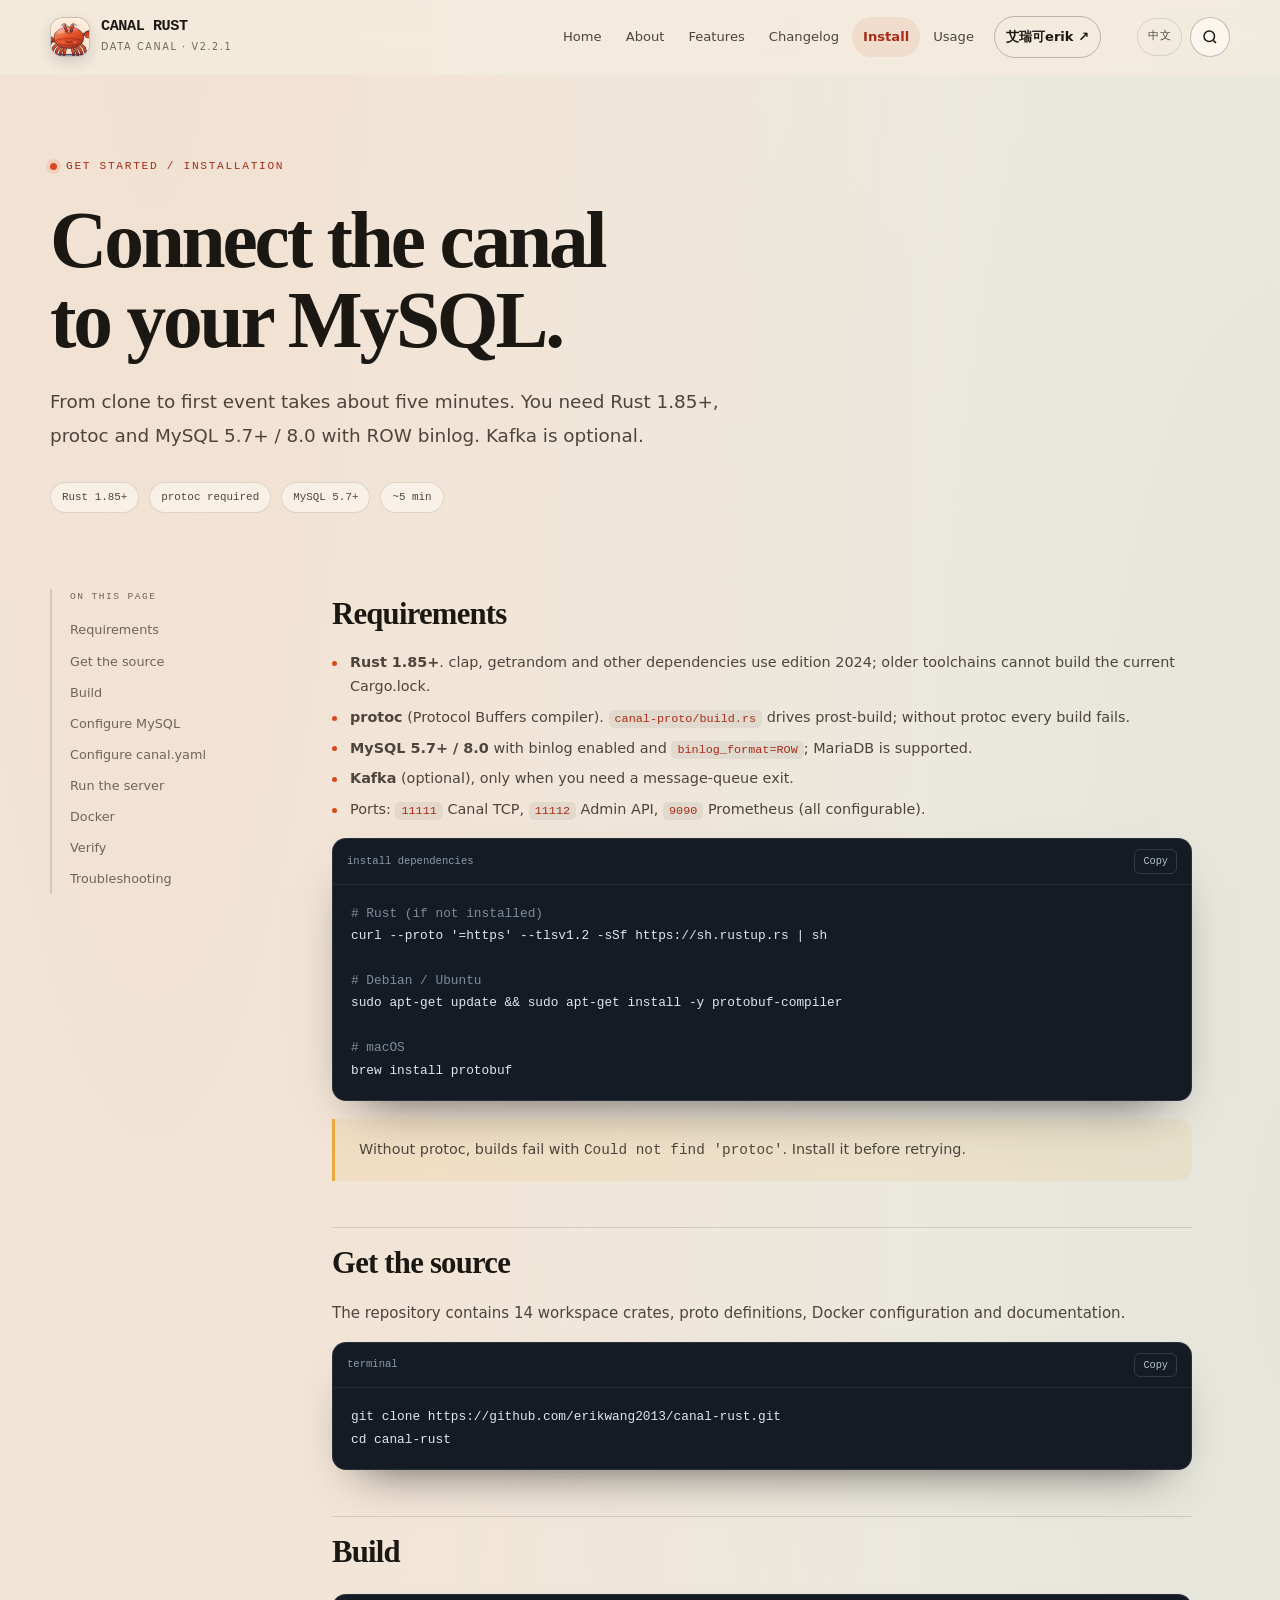
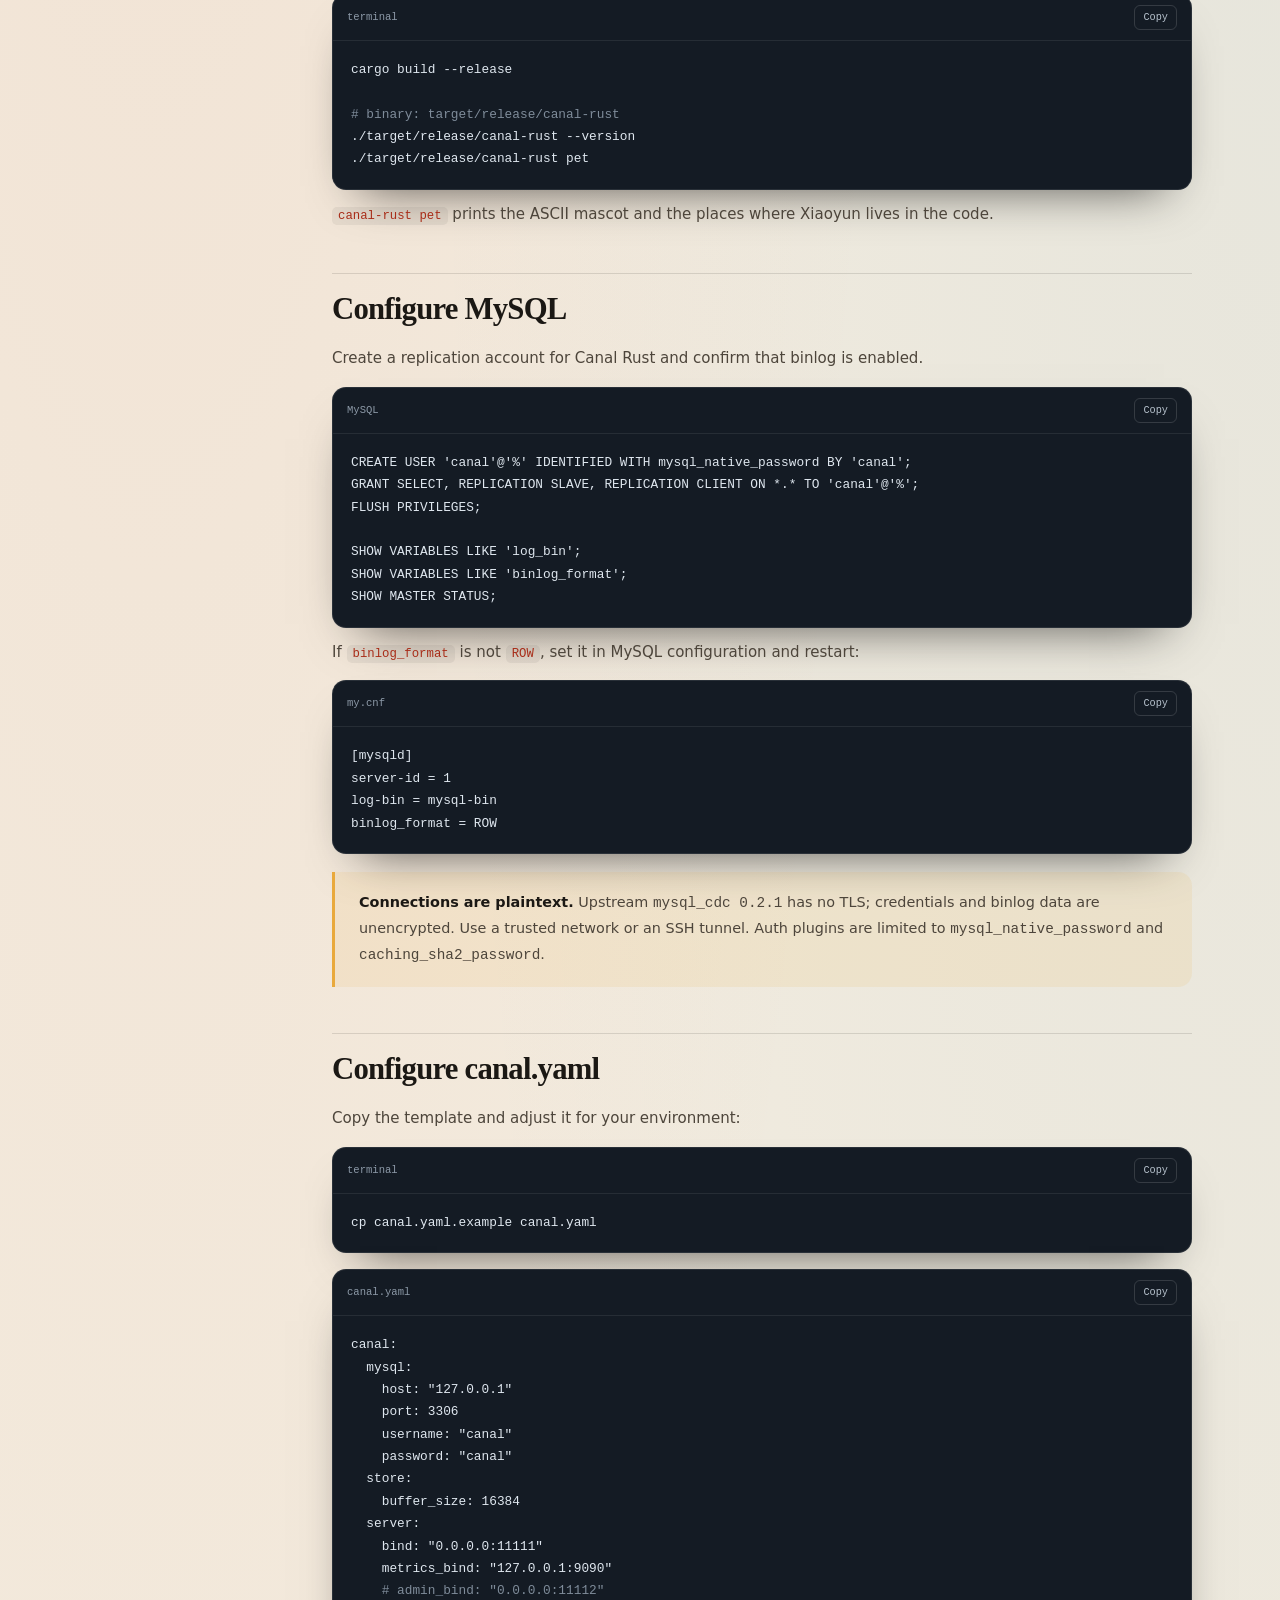
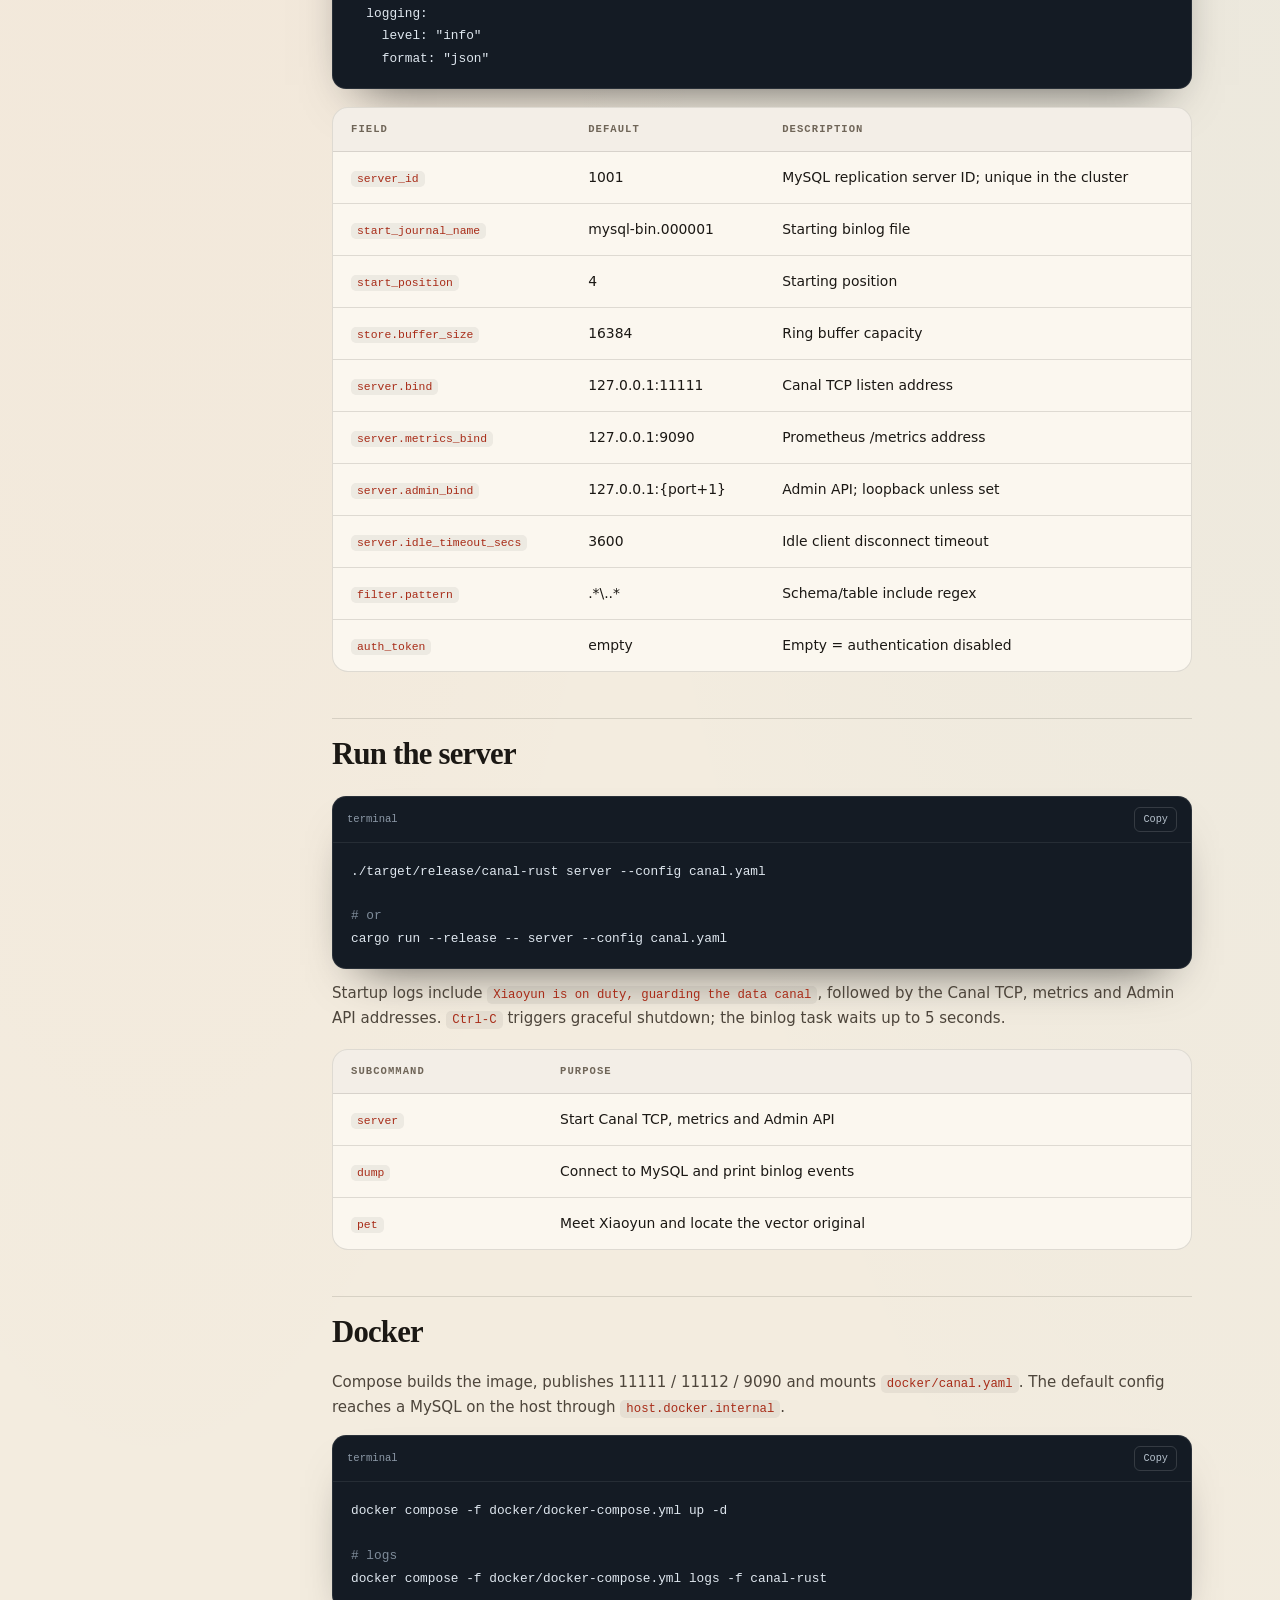
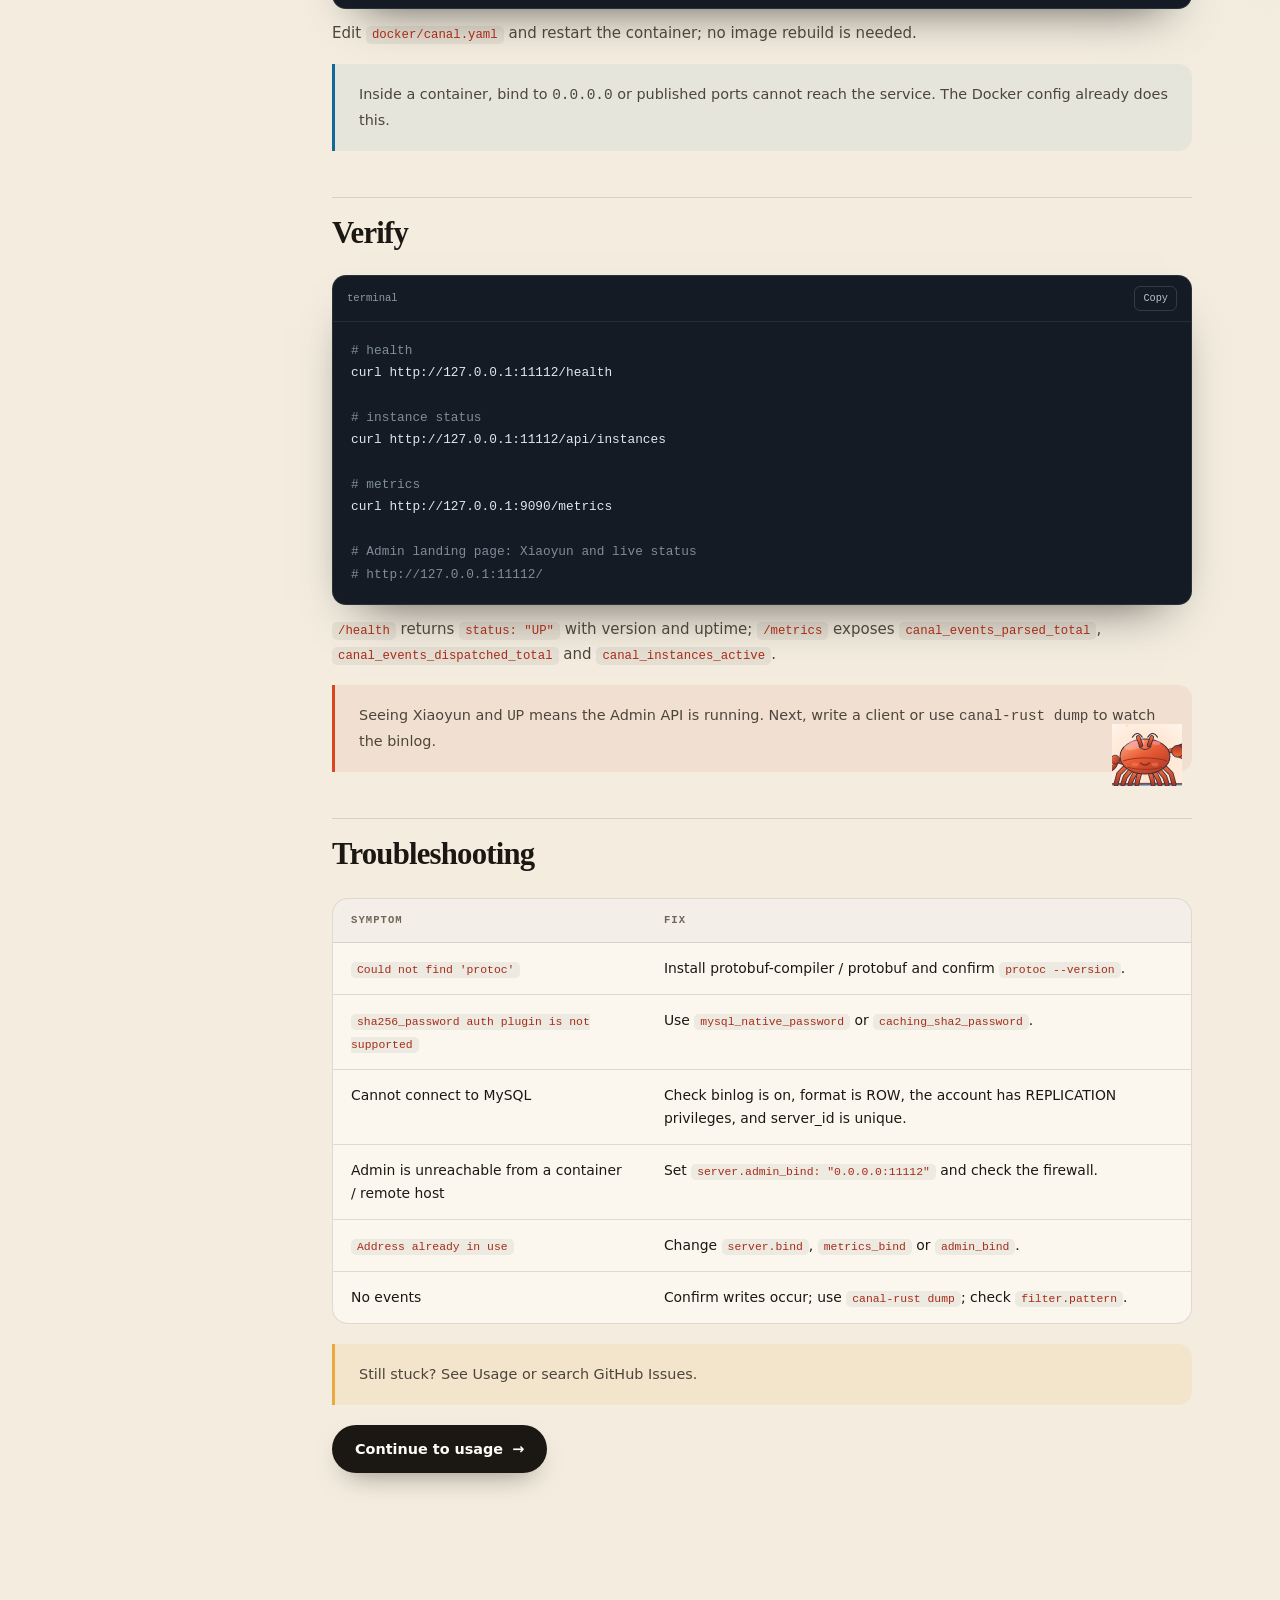
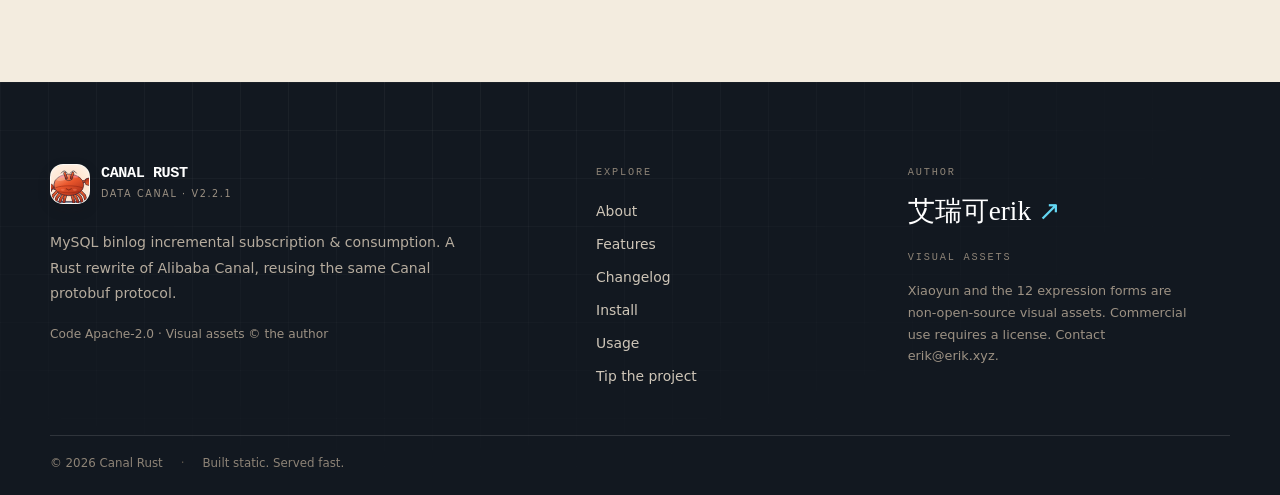
<file: site/install.en.html>
<!DOCTYPE html>
<html lang="en">
<head>
  <meta charset="utf-8">
  <meta name="viewport" content="width=device-width, initial-scale=1">
  <title>Installation · Canal Rust</title>
  <meta name="description" content="Canal Rust installation: prerequisites, protoc, build, MySQL configuration, canal.yaml, start, Docker and troubleshooting.">
  <meta name="theme-color" content="#f3ecdf">
  <meta name="author" content="艾瑞可erik">
  <meta name="robots" content="index,follow,max-image-preview:large">
  <meta name="application-name" content="Canal Rust">
  <link rel="canonical" href="https://package.erik.xyz/canal/install.en.html">
  <link rel="alternate" hreflang="zh-CN" href="https://package.erik.xyz/canal/install.html">
  <link rel="alternate" hreflang="en" href="https://package.erik.xyz/canal/install.en.html">
  <link rel="alternate" hreflang="x-default" href="https://package.erik.xyz/canal/install.html">
  <meta property="og:type" content="website">
  <meta property="og:site_name" content="Canal Rust">
  <meta property="og:locale" content="en_US">
  <meta property="og:locale:alternate" content="zh_CN">
  <meta property="og:title" content="Installation · Canal Rust">
  <meta property="og:description" content="Canal Rust installation: prerequisites, protoc, build, MySQL configuration, canal.yaml, start, Docker and troubleshooting.">
  <meta property="og:url" content="https://package.erik.xyz/canal/install.en.html">
  <meta property="og:image" content="https://package.erik.xyz/canal/assets/img/og-canal-rust-en.png">
  <meta property="og:image:type" content="image/png">
  <meta property="og:image:width" content="1200">
  <meta property="og:image:height" content="630">
  <meta property="og:image:alt" content="Canal Rust — Xiaoyun at the lock of the data canal">
  <meta name="twitter:card" content="summary_large_image">
  <meta name="twitter:title" content="Installation · Canal Rust">
  <meta name="twitter:description" content="Canal Rust installation: prerequisites, protoc, build, MySQL configuration, canal.yaml, start, Docker and troubleshooting.">
  <meta name="twitter:image" content="https://package.erik.xyz/canal/assets/img/og-canal-rust-en.png">
  <script>
    (function () {
      document.documentElement.classList.add('js');
      if (location.pathname === '/canal') location.replace('/canal/');
    })();
  </script>
  <link rel="icon" href="assets/img/pet-top-en.svg" type="image/svg+xml">
  <link rel="stylesheet" href="assets/css/core.css">
  <link rel="stylesheet" href="assets/css/pages.css">
  <link rel="stylesheet" href="assets/css/docs.css">
  <link rel="stylesheet" href="assets/css/lightbox.css">
  <link rel="stylesheet" href="assets/css/search.css">
  <noscript><style>.js .reveal{opacity:1;transform:none}</style></noscript>
  <script defer src="assets/js/site.js"></script>
  <script defer src="assets/js/search.js"></script>
  <script type="application/ld+json">
{
  "@context": "https://schema.org",
  "@type": "TechArticle",
  "name": "Installation · Canal Rust",
  "description": "Canal Rust installation: prerequisites, protoc, build, MySQL configuration, canal.yaml, start, Docker and troubleshooting.",
  "url": "https://package.erik.xyz/canal/install.en.html",
  "inLanguage": "en",
  "isPartOf": {
    "@type": "WebSite",
    "name": "Canal Rust",
    "url": "https://package.erik.xyz/canal/index.en.html"
  },
  "about": {
    "@type": "SoftwareApplication",
    "name": "Canal Rust",
    "applicationCategory": "DeveloperApplication",
    "operatingSystem": "Linux, macOS",
    "url": "https://package.erik.xyz/canal/index.en.html"
  },
  "primaryImageOfPage": {
    "@type": "ImageObject",
    "url": "https://package.erik.xyz/canal/assets/img/og-canal-rust-en.png",
    "width": 1200,
    "height": 630
  }
}
  </script>
</head>
<body>
  <a class="skip-link" href="#main">Skip to main content</a>

  <header class="site-header">
    <div class="header-inner">
      <a class="brand" href="index.en.html" aria-label="Canal Rust home">
        <span class="brand-mark"><img src="assets/img/pet-top-en.svg" alt="" width="40" height="40"></span>
        <span><span class="brand-name">CANAL RUST</span><span class="brand-sub">DATA CANAL · v2.2.1</span></span>
      </a>
      <nav class="site-nav" id="site-nav" aria-label="Main navigation">
        <a href="index.en.html">Home</a>
        <a href="about.en.html">About</a>
        <a href="features.en.html">Features</a>
        <a href="changelog.en.html">Changelog</a>
        <a href="install.en.html" aria-current="page">Install</a>
        <a href="usage.en.html">Usage</a>
        <a class="nav-author" href="https://erik.xyz" target="_blank" rel="noopener">艾瑞可erik <span aria-hidden="true">↗</span></a>
      </nav>
      <div class="header-tools">
        <a class="lang-switch" href="install.html" hreflang="zh-CN" lang="zh-CN" aria-label="Switch to Chinese">中文</a>
        <button class="search-toggle" type="button" aria-label="Search" aria-haspopup="dialog"><svg viewBox="0 0 24 24" width="18" height="18" fill="none" stroke="currentColor" stroke-width="2" aria-hidden="true"><circle cx="11" cy="11" r="7"/><path d="m20 20-3.5-3.5"/></svg></button>
        <button class="nav-toggle" type="button" aria-expanded="false" aria-controls="site-nav" aria-label="Open navigation menu">
          <span></span><span></span><span></span>
        </button>
      </div>
    </div>
  </header>

  <main id="main">

    <section class="page-hero">
      <div class="container">
        <p class="eyebrow">Get started / Installation</p>
        <h1>Connect the canal<br>to your MySQL.</h1>
        <p class="lede">From clone to first event takes about five minutes. You need Rust 1.85+, protoc and MySQL 5.7+ / 8.0 with ROW binlog. Kafka is optional.</p>
        <div class="page-hero-meta"><span>Rust 1.85+</span><span>protoc required</span><span>MySQL 5.7+</span><span>~5 min</span></div>
      </div>
    </section>

    <section class="section" style="padding-top:24px">
      <div class="container doc-layout">
        <aside class="doc-toc" aria-label="On this page">
          <p>ON THIS PAGE</p>
          <a href="#requirements">Requirements</a>
          <a href="#source">Get the source</a>
          <a href="#build">Build</a>
          <a href="#mysql">Configure MySQL</a>
          <a href="#config">Configure canal.yaml</a>
          <a href="#run">Run the server</a>
          <a href="#docker">Docker</a>
          <a href="#verify">Verify</a>
          <a href="#troubleshoot">Troubleshooting</a>
        </aside>

        <div class="doc-body">
          <section id="requirements">
            <h2>Requirements</h2>
            <ul>
              <li><strong>Rust 1.85+</strong>. clap, getrandom and other dependencies use edition 2024; older toolchains cannot build the current Cargo.lock.</li>
              <li><strong>protoc</strong> (Protocol Buffers compiler). <code>canal-proto/build.rs</code> drives prost-build; without protoc every build fails.</li>
              <li><strong>MySQL 5.7+ / 8.0</strong> with binlog enabled and <code>binlog_format=ROW</code>; MariaDB is supported.</li>
              <li><strong>Kafka</strong> (optional), only when you need a message-queue exit.</li>
              <li>Ports: <code>11111</code> Canal TCP, <code>11112</code> Admin API, <code>9090</code> Prometheus (all configurable).</li>
            </ul>
            <div class="code-block">
              <div class="code-head"><span>install dependencies</span><button class="code-copy" type="button">Copy</button></div>
              <pre><code><span class="c"># Rust (if not installed)</span>
curl --proto '=https' --tlsv1.2 -sSf https://sh.rustup.rs | sh

<span class="c"># Debian / Ubuntu</span>
sudo apt-get update &amp;&amp; sudo apt-get install -y protobuf-compiler

<span class="c"># macOS</span>
brew install protobuf</code></pre>
            </div>
            <div class="callout warn">Without protoc, builds fail with <code>Could not find 'protoc'</code>. Install it before retrying.</div>
          </section>

          <section id="source">
            <h2>Get the source</h2>
            <p>The repository contains 14 workspace crates, proto definitions, Docker configuration and documentation.</p>
            <div class="code-block"><div class="code-head"><span>terminal</span><button class="code-copy" type="button">Copy</button></div>
              <pre><code>git clone https://github.com/erikwang2013/canal-rust.git
cd canal-rust</code></pre>
            </div>
          </section>

          <section id="build">
            <h2>Build</h2>
            <div class="code-block"><div class="code-head"><span>terminal</span><button class="code-copy" type="button">Copy</button></div>
              <pre><code>cargo build --release

<span class="c"># binary: target/release/canal-rust</span>
./target/release/canal-rust --version
./target/release/canal-rust pet</code></pre>
            </div>
            <p><code>canal-rust pet</code> prints the ASCII mascot and the places where Xiaoyun lives in the code.</p>
          </section>

          <section id="mysql">
            <h2>Configure MySQL</h2>
            <p>Create a replication account for Canal Rust and confirm that binlog is enabled.</p>
            <div class="code-block"><div class="code-head"><span>MySQL</span><button class="code-copy" type="button">Copy</button></div>
              <pre><code>CREATE USER 'canal'@'%' IDENTIFIED WITH mysql_native_password BY 'canal';
GRANT SELECT, REPLICATION SLAVE, REPLICATION CLIENT ON *.* TO 'canal'@'%';
FLUSH PRIVILEGES;

SHOW VARIABLES LIKE 'log_bin';
SHOW VARIABLES LIKE 'binlog_format';
SHOW MASTER STATUS;</code></pre>
            </div>
            <p>If <code>binlog_format</code> is not <code>ROW</code>, set it in MySQL configuration and restart:</p>
            <div class="code-block"><div class="code-head"><span>my.cnf</span><button class="code-copy" type="button">Copy</button></div>
              <pre><code>[mysqld]
server-id = 1
log-bin = mysql-bin
binlog_format = ROW</code></pre>
            </div>
            <div class="callout warn"><strong>Connections are plaintext.</strong> Upstream <code>mysql_cdc 0.2.1</code> has no TLS; credentials and binlog data are unencrypted. Use a trusted network or an SSH tunnel. Auth plugins are limited to <code>mysql_native_password</code> and <code>caching_sha2_password</code>.</div>
          </section>

          <section id="config">
            <h2>Configure canal.yaml</h2>
            <p>Copy the template and adjust it for your environment:</p>
            <div class="code-block"><div class="code-head"><span>terminal</span><button class="code-copy" type="button">Copy</button></div>
              <pre><code>cp canal.yaml.example canal.yaml</code></pre>
            </div>
            <div class="code-block"><div class="code-head"><span>canal.yaml</span><button class="code-copy" type="button">Copy</button></div>
              <pre><code>canal:
  mysql:
    host: "127.0.0.1"
    port: 3306
    username: "canal"
    password: "canal"
  store:
    buffer_size: 16384
  server:
    bind: "0.0.0.0:11111"
    metrics_bind: "127.0.0.1:9090"
    <span class="c"># admin_bind: "0.0.0.0:11112"</span>
  logging:
    level: "info"
    format: "json"</code></pre>
            </div>
            <div class="table-wrap">
              <table>
                <thead><tr><th>Field</th><th>Default</th><th>Description</th></tr></thead>
                <tbody>
                  <tr><td><code>server_id</code></td><td>1001</td><td>MySQL replication server ID; unique in the cluster</td></tr>
                  <tr><td><code>start_journal_name</code></td><td>mysql-bin.000001</td><td>Starting binlog file</td></tr>
                  <tr><td><code>start_position</code></td><td>4</td><td>Starting position</td></tr>
                  <tr><td><code>store.buffer_size</code></td><td>16384</td><td>Ring buffer capacity</td></tr>
                  <tr><td><code>server.bind</code></td><td>127.0.0.1:11111</td><td>Canal TCP listen address</td></tr>
                  <tr><td><code>server.metrics_bind</code></td><td>127.0.0.1:9090</td><td>Prometheus /metrics address</td></tr>
                  <tr><td><code>server.admin_bind</code></td><td>127.0.0.1:{port+1}</td><td>Admin API; loopback unless set</td></tr>
                  <tr><td><code>server.idle_timeout_secs</code></td><td>3600</td><td>Idle client disconnect timeout</td></tr>
                  <tr><td><code>filter.pattern</code></td><td>.*\..*</td><td>Schema/table include regex</td></tr>
                  <tr><td><code>auth_token</code></td><td>empty</td><td>Empty = authentication disabled</td></tr>
                </tbody>
              </table>
            </div>
          </section>

          <section id="run">
            <h2>Run the server</h2>
            <div class="code-block"><div class="code-head"><span>terminal</span><button class="code-copy" type="button">Copy</button></div>
              <pre><code>./target/release/canal-rust server --config canal.yaml

<span class="c"># or</span>
cargo run --release -- server --config canal.yaml</code></pre>
            </div>
            <p>Startup logs include <code>Xiaoyun is on duty, guarding the data canal</code>, followed by the Canal TCP, metrics and Admin API addresses. <code>Ctrl-C</code> triggers graceful shutdown; the binlog task waits up to 5 seconds.</p>
            <div class="table-wrap">
              <table><thead><tr><th>Subcommand</th><th>Purpose</th></tr></thead><tbody>
                <tr><td><code>server</code></td><td>Start Canal TCP, metrics and Admin API</td></tr>
                <tr><td><code>dump</code></td><td>Connect to MySQL and print binlog events</td></tr>
                <tr><td><code>pet</code></td><td>Meet Xiaoyun and locate the vector original</td></tr>
              </tbody></table>
            </div>
          </section>

          <section id="docker">
            <h2>Docker</h2>
            <p>Compose builds the image, publishes 11111 / 11112 / 9090 and mounts <code>docker/canal.yaml</code>. The default config reaches a MySQL on the host through <code>host.docker.internal</code>.</p>
            <div class="code-block"><div class="code-head"><span>terminal</span><button class="code-copy" type="button">Copy</button></div>
              <pre><code>docker compose -f docker/docker-compose.yml up -d

<span class="c"># logs</span>
docker compose -f docker/docker-compose.yml logs -f canal-rust</code></pre>
            </div>
            <p>Edit <code>docker/canal.yaml</code> and restart the container; no image rebuild is needed.</p>
            <div class="callout info">Inside a container, bind to <code>0.0.0.0</code> or published ports cannot reach the service. The Docker config already does this.</div>
          </section>

          <section id="verify">
            <h2>Verify</h2>
            <div class="code-block"><div class="code-head"><span>terminal</span><button class="code-copy" type="button">Copy</button></div>
              <pre><code><span class="c"># health</span>
curl http://127.0.0.1:11112/health

<span class="c"># instance status</span>
curl http://127.0.0.1:11112/api/instances

<span class="c"># metrics</span>
curl http://127.0.0.1:9090/metrics

<span class="c"># Admin landing page: Xiaoyun and live status</span>
<span class="c"># http://127.0.0.1:11112/</span></code></pre>
            </div>
            <p><code>/health</code> returns <code>status: "UP"</code> with version and uptime; <code>/metrics</code> exposes <code>canal_events_parsed_total</code>, <code>canal_events_dispatched_total</code> and <code>canal_instances_active</code>.</p>
            <div class="callout"><img class="pet-note" src="assets/img/pet-top-en.svg" alt="" width="70" height="62" loading="lazy">Seeing Xiaoyun and <code>UP</code> means the Admin API is running. Next, write a client or use <code>canal-rust dump</code> to watch the binlog.</div>
          </section>

          <section id="troubleshoot">
            <h2>Troubleshooting</h2>
            <div class="table-wrap">
              <table><thead><tr><th>Symptom</th><th>Fix</th></tr></thead><tbody>
                <tr><td><code>Could not find 'protoc'</code></td><td>Install protobuf-compiler / protobuf and confirm <code>protoc --version</code>.</td></tr>
                <tr><td><code>sha256_password auth plugin is not supported</code></td><td>Use <code>mysql_native_password</code> or <code>caching_sha2_password</code>.</td></tr>
                <tr><td>Cannot connect to MySQL</td><td>Check binlog is on, format is ROW, the account has REPLICATION privileges, and server_id is unique.</td></tr>
                <tr><td>Admin is unreachable from a container / remote host</td><td>Set <code>server.admin_bind: "0.0.0.0:11112"</code> and check the firewall.</td></tr>
                <tr><td><code>Address already in use</code></td><td>Change <code>server.bind</code>, <code>metrics_bind</code> or <code>admin_bind</code>.</td></tr>
                <tr><td>No events</td><td>Confirm writes occur; use <code>canal-rust dump</code>; check <code>filter.pattern</code>.</td></tr>
              </tbody></table>
            </div>
            <div class="callout warn" style="margin-top:20px">Still stuck? See <a href="usage.en.html">Usage</a> or search <a href="https://github.com/erikwang2013/canal-rust/issues" target="_blank" rel="noopener">GitHub Issues</a>.</div>
            <a class="btn btn-primary" href="usage.en.html">Continue to usage <span class="arrow" aria-hidden="true">→</span></a>
          </section>
        </div>
      </div>
    </section>

  </main>

  <footer class="site-footer">
    <div class="container">
      <div class="footer-grid">
        <div class="footer-intro">
          <a class="brand brand--footer" href="index.en.html" aria-label="Canal Rust home">
            <span class="brand-mark"><img src="assets/img/pet-top-en.svg" alt="" width="40" height="40"></span>
            <span><span class="brand-name">CANAL RUST</span><span class="brand-sub">DATA CANAL · v2.2.1</span></span>
          </a>
          <p>MySQL binlog incremental subscription &amp; consumption. A Rust rewrite of Alibaba Canal, reusing the same Canal protobuf protocol.</p>
          <p class="footer-license">Code Apache-2.0 · Visual assets © the author</p>
        </div>
        <nav class="footer-nav" aria-label="Footer navigation">
          <p class="footer-kicker">EXPLORE</p>
          <a href="about.en.html">About</a>
          <a href="features.en.html">Features</a>
          <a href="changelog.en.html">Changelog</a>
          <a href="install.en.html">Install</a>
          <a href="usage.en.html">Usage</a>
          <a href="index.en.html#support">Tip the project</a>
        </nav>
        <div class="footer-meta">
          <p class="footer-kicker">AUTHOR</p>
          <a class="footer-author" href="https://erik.xyz" target="_blank" rel="noopener">艾瑞可erik <span aria-hidden="true">↗</span></a>
          <p class="footer-kicker">VISUAL ASSETS</p>
          <p>Xiaoyun and the 12 expression forms are non-open-source visual assets. Commercial use requires a license. Contact erik@erik.xyz.</p>
        </div>
      </div>
      <div class="footer-bottom">
        <span>© 2026 Canal Rust</span><span class="footer-dot" aria-hidden="true">·</span><span>Built static. Served fast.</span>
      </div>
    </div>
  </footer>

  <button class="backtop" id="backtop" type="button" aria-label="Back to top">
    <img src="assets/img/pet-top-en.svg" alt="" width="64" height="64" loading="lazy">
  </button>
</body>
</html>
</file>
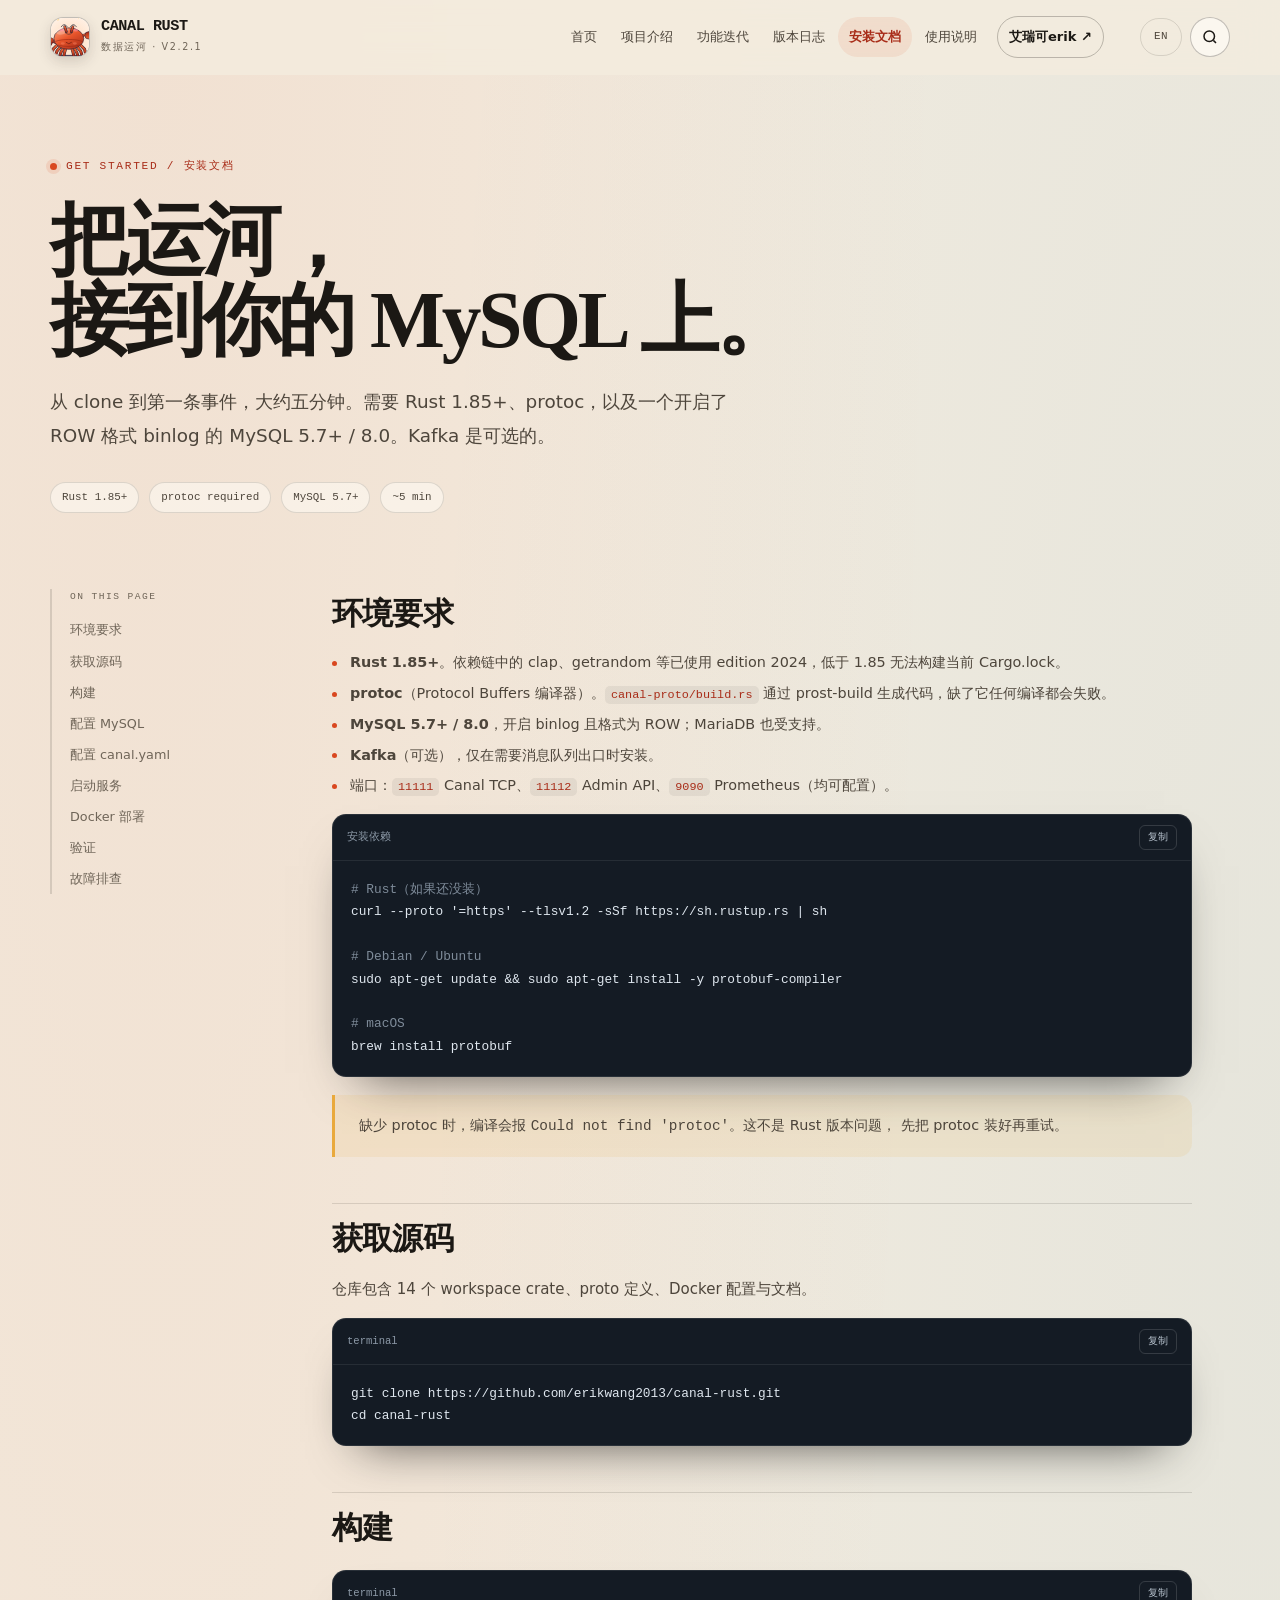
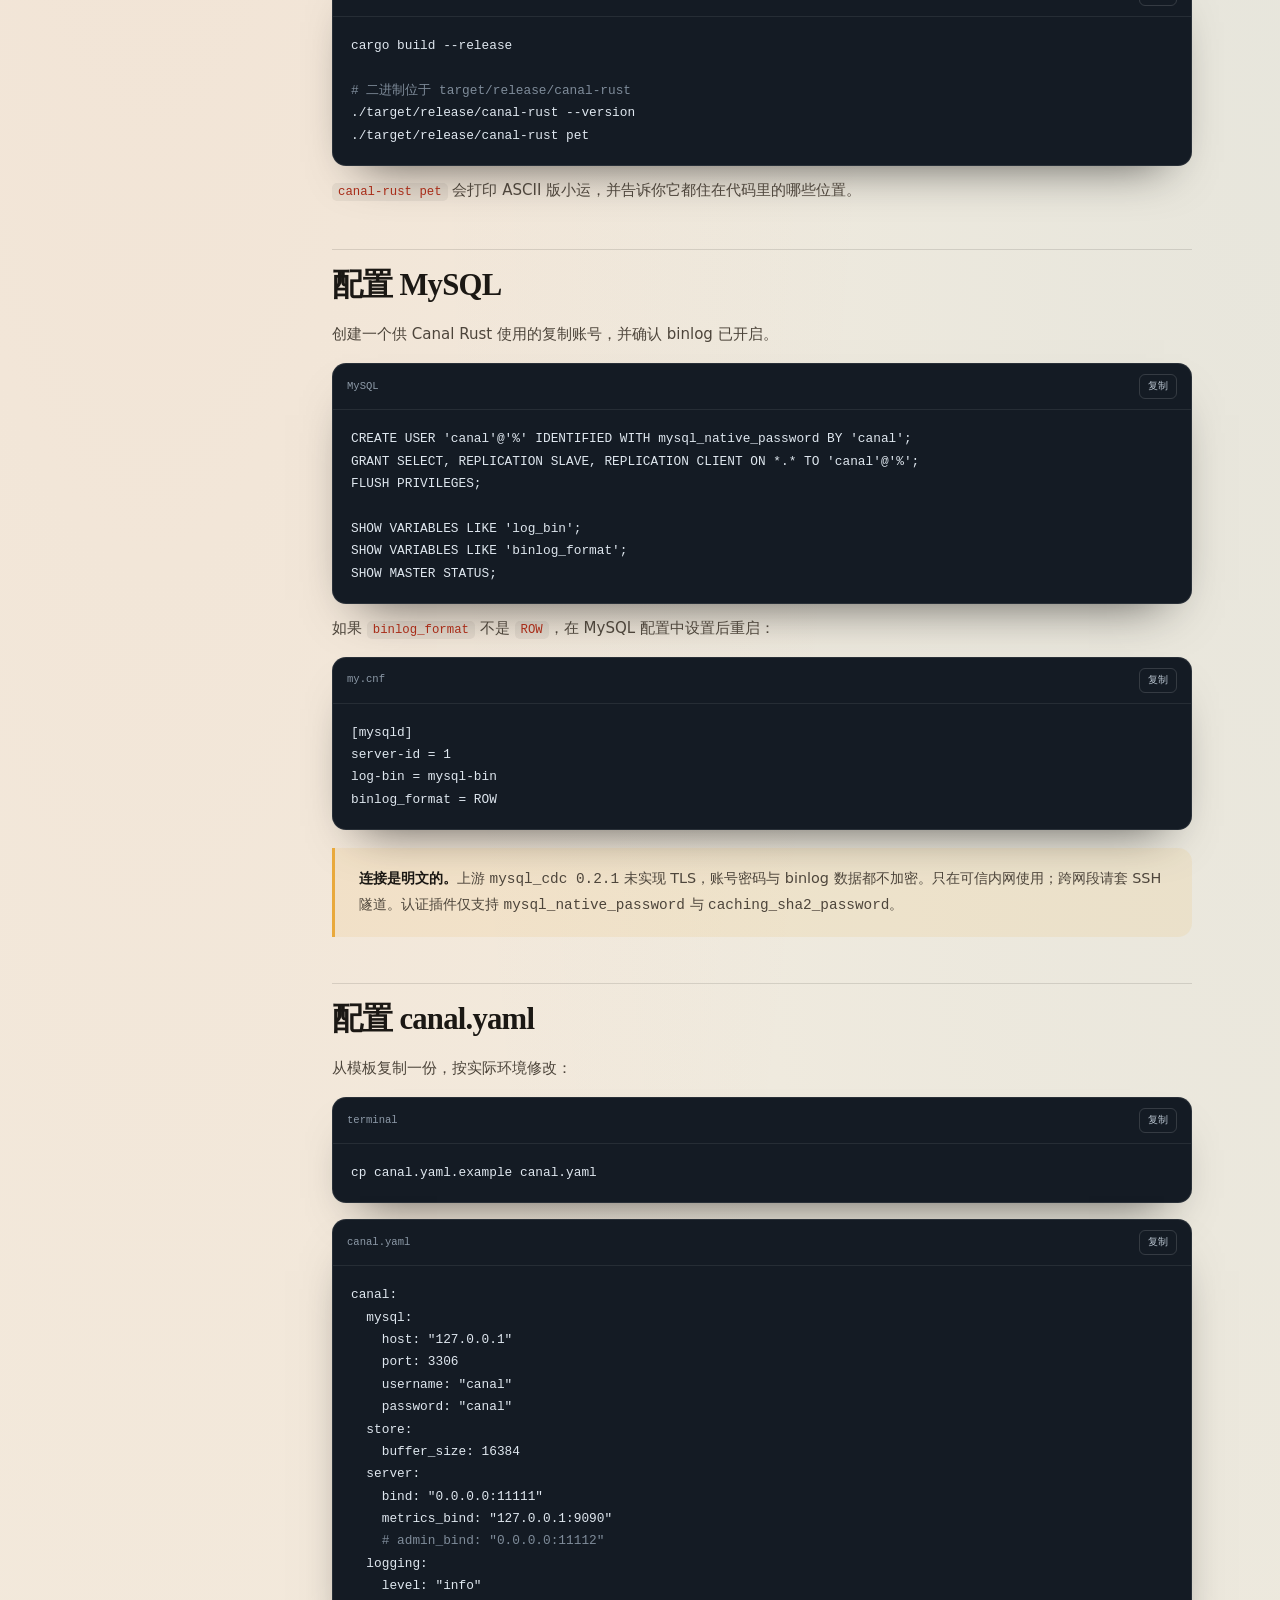
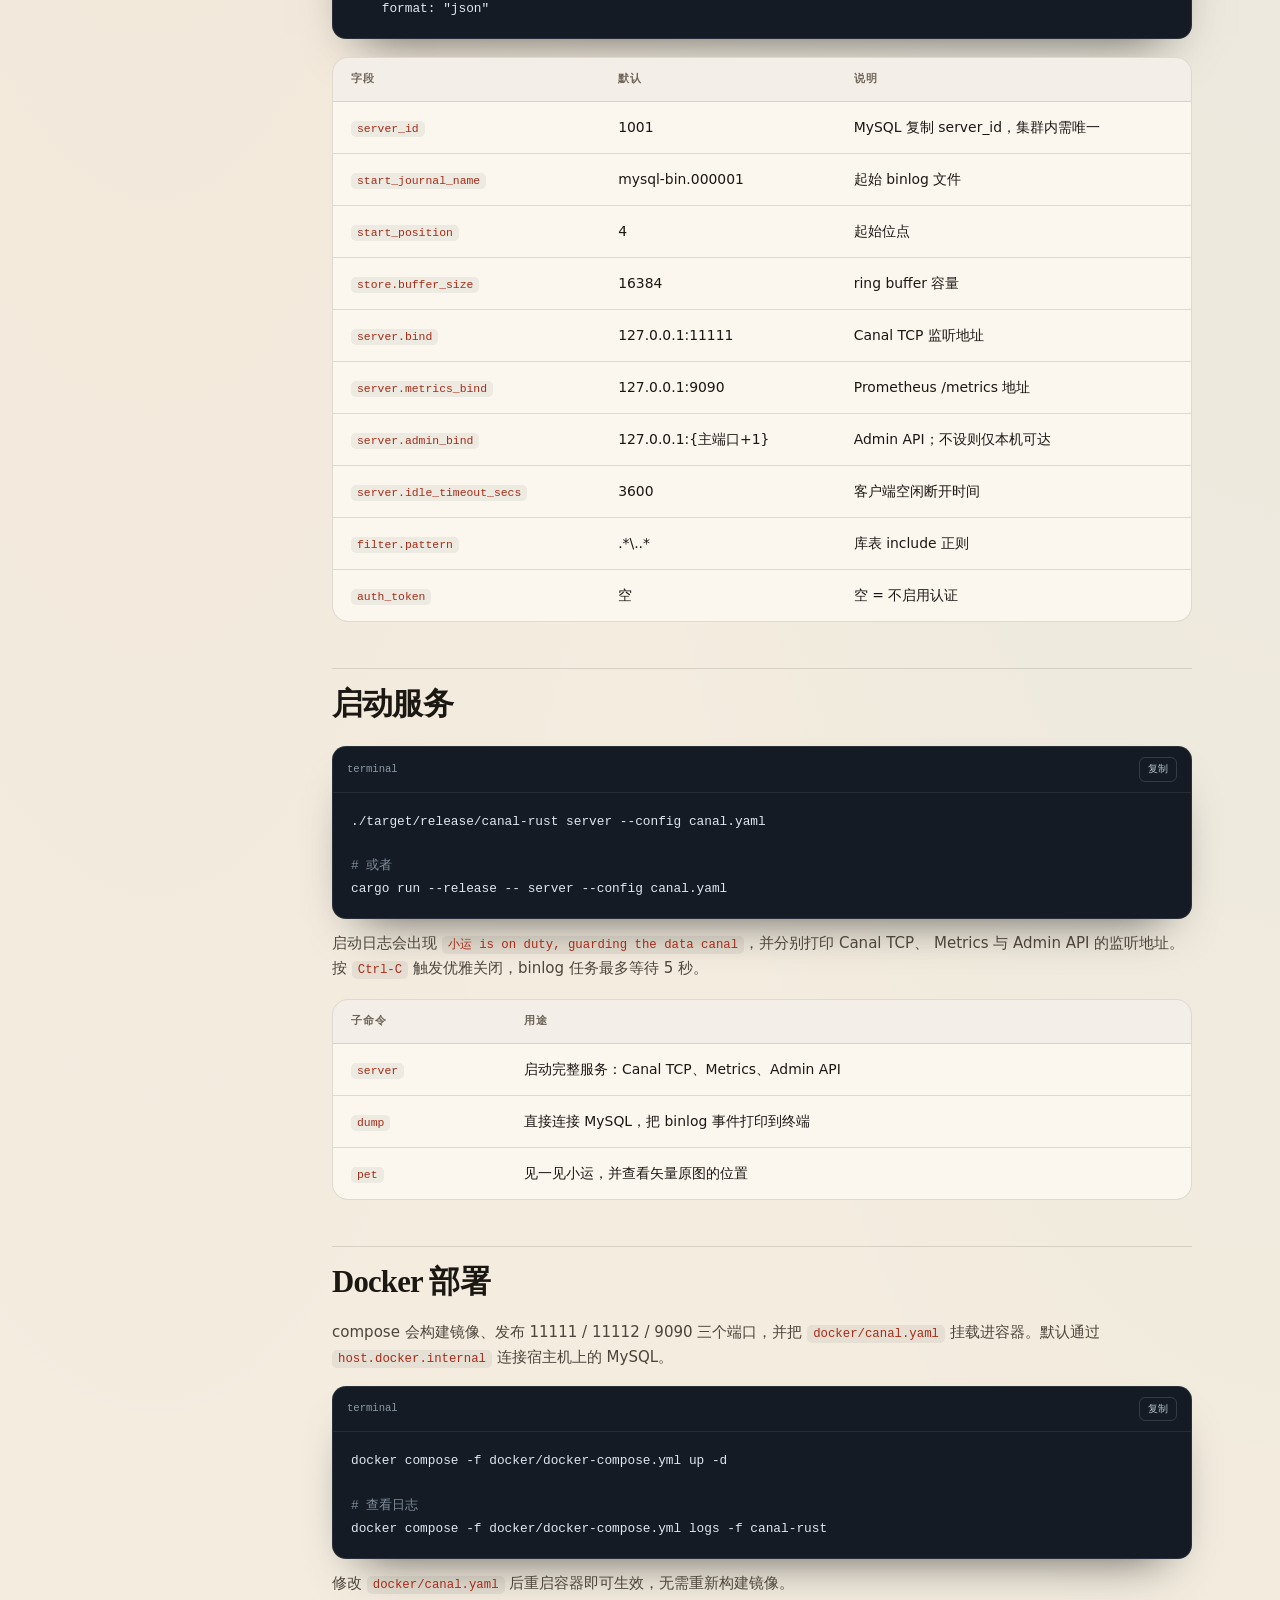
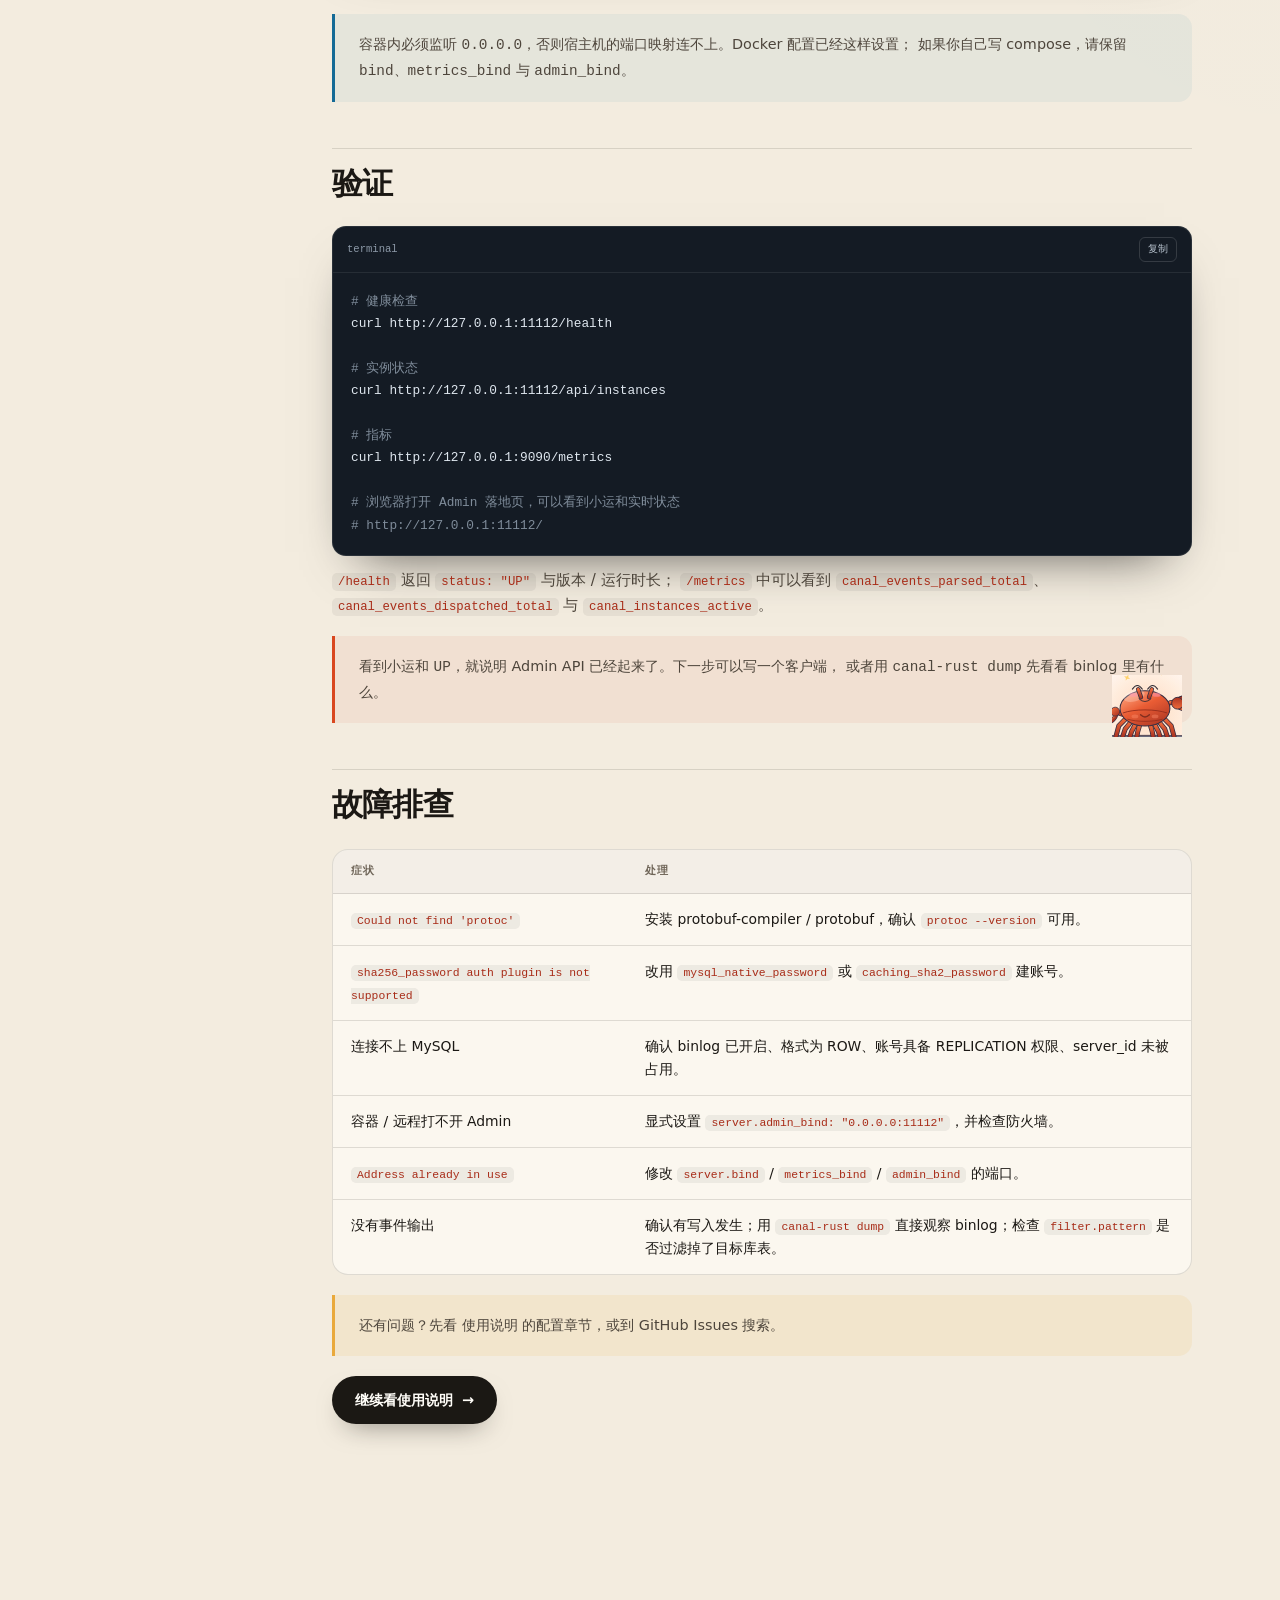
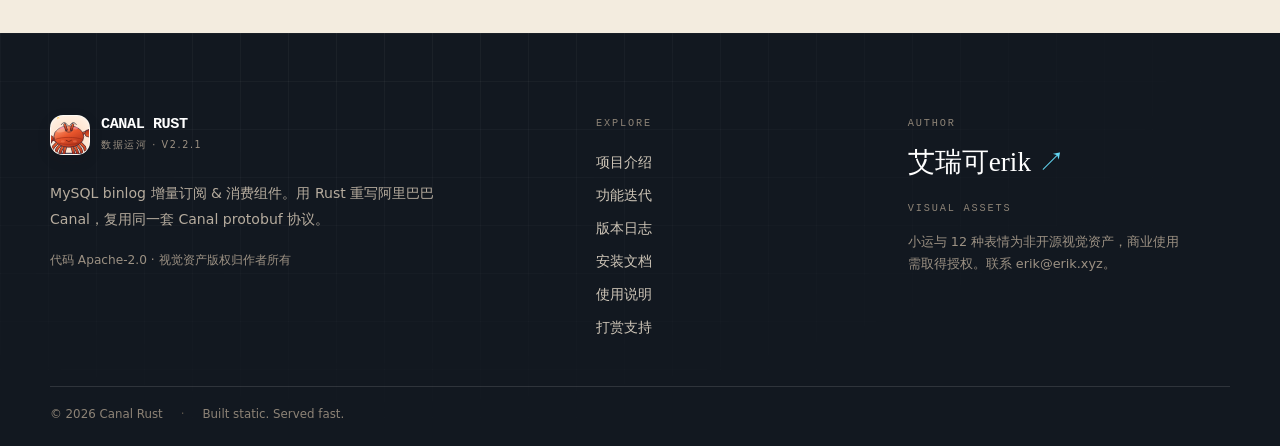
<file: site/install.html>
<!DOCTYPE html>
<html lang="zh-CN">
<head>
  <meta charset="utf-8">
  <meta name="viewport" content="width=device-width, initial-scale=1">
  <title>安装文档 · Canal Rust</title>
  <meta name="description" content="Canal Rust 安装文档：环境要求、protoc 安装、构建、MySQL 配置、canal.yaml、启动、Docker 部署与故障排查。">
  <meta name="theme-color" content="#f3ecdf">
  <meta name="author" content="艾瑞可erik">
  <meta name="robots" content="index,follow,max-image-preview:large">
  <meta name="application-name" content="Canal Rust">
  <link rel="canonical" href="https://package.erik.xyz/canal/install.html">
  <link rel="alternate" hreflang="zh-CN" href="https://package.erik.xyz/canal/install.html">
  <link rel="alternate" hreflang="en" href="https://package.erik.xyz/canal/install.en.html">
  <link rel="alternate" hreflang="x-default" href="https://package.erik.xyz/canal/install.html">
  <meta property="og:locale:alternate" content="en_US">
  <meta property="og:type" content="website">
  <meta property="og:site_name" content="Canal Rust">
  <meta property="og:locale" content="zh_CN">
  <meta property="og:title" content="安装文档 · Canal Rust">
  <meta property="og:description" content="Canal Rust 安装文档：环境要求、protoc 安装、构建、MySQL 配置、canal.yaml、启动、Docker 部署与故障排查。">
  <meta property="og:url" content="https://package.erik.xyz/canal/install.html">
  <meta property="og:image" content="https://package.erik.xyz/canal/assets/img/og-canal-rust.png">
  <meta property="og:image:type" content="image/png">
  <meta property="og:image:width" content="1200">
  <meta property="og:image:height" content="630">
  <meta property="og:image:alt" content="Canal Rust — 小运守在数据运河的闸口">
  <meta name="twitter:card" content="summary_large_image">
  <meta name="twitter:title" content="安装文档 · Canal Rust">
  <meta name="twitter:description" content="Canal Rust 安装文档：环境要求、protoc 安装、构建、MySQL 配置、canal.yaml、启动、Docker 部署与故障排查。">
  <meta name="twitter:image" content="https://package.erik.xyz/canal/assets/img/og-canal-rust.png">
  <script>
    (function () {
      document.documentElement.classList.add('js');
      if (location.pathname === '/canal') location.replace('/canal/');
    })();
  </script>
  <link rel="icon" href="assets/img/pet-top.svg" type="image/svg+xml">
  <link rel="stylesheet" href="assets/css/core.css">
  <link rel="stylesheet" href="assets/css/pages.css">
  <link rel="stylesheet" href="assets/css/docs.css">
  <link rel="stylesheet" href="assets/css/lightbox.css">
  <link rel="stylesheet" href="assets/css/search.css">
  <noscript><style>.js .reveal{opacity:1;transform:none}</style></noscript>
  <script defer src="assets/js/site.js"></script>
  <script defer src="assets/js/search.js"></script>
  <script type="application/ld+json">
{
  "@context": "https://schema.org",
  "@type": "TechArticle",
  "name": "安装文档 · Canal Rust",
  "description": "Canal Rust 安装文档：环境要求、protoc 安装、构建、MySQL 配置、canal.yaml、启动、Docker 部署与故障排查。",
  "url": "https://package.erik.xyz/canal/install.html",
  "inLanguage": "zh-CN",
  "isPartOf": {
    "@type": "WebSite",
    "name": "Canal Rust",
    "url": "https://package.erik.xyz/canal/"
  },
  "about": {
    "@type": "SoftwareApplication",
    "name": "Canal Rust",
    "applicationCategory": "DeveloperApplication",
    "operatingSystem": "Linux, macOS",
    "url": "https://package.erik.xyz/canal/"
  },
  "primaryImageOfPage": {
    "@type": "ImageObject",
    "url": "https://package.erik.xyz/canal/assets/img/og-canal-rust.png",
    "width": 1200,
    "height": 630
  }
}
  </script>
</head>
<body>
  <a class="skip-link" href="#main">跳到主要内容</a>

  <header class="site-header">
    <div class="header-inner">
      <a class="brand" href="index.html" aria-label="Canal Rust 首页">
        <span class="brand-mark"><img src="assets/img/pet-top.svg" alt="" width="40" height="40"></span>
        <span><span class="brand-name">CANAL RUST</span><span class="brand-sub">数据运河 · v2.2.1</span></span>
      </a>
      <nav class="site-nav" id="site-nav" aria-label="主导航">
        <a href="index.html">首页</a>
        <a href="about.html">项目介绍</a>
        <a href="features.html">功能迭代</a>
        <a href="changelog.html">版本日志</a>
        <a href="install.html" aria-current="page">安装文档</a>
        <a href="usage.html">使用说明</a>
        <a class="nav-author" href="https://erik.xyz" target="_blank" rel="noopener">艾瑞可erik <span aria-hidden="true">↗</span></a>
      </nav>
      <div class="header-tools">
        <a class="lang-switch" href="install.en.html" hreflang="en" lang="en" aria-label="切换到英文">EN</a>
        <button class="search-toggle" type="button" aria-label="搜索" aria-haspopup="dialog"><svg viewBox="0 0 24 24" width="18" height="18" fill="none" stroke="currentColor" stroke-width="2" aria-hidden="true"><circle cx="11" cy="11" r="7"/><path d="m20 20-3.5-3.5"/></svg></button>
        <button class="nav-toggle" type="button" aria-expanded="false" aria-controls="site-nav" aria-label="打开导航菜单">
          <span></span><span></span><span></span>
        </button>
      </div>
    </div>
  </header>

  <main id="main">
    <section class="page-hero">
      <div class="container">
        <p class="eyebrow">Get started / 安装文档</p>
        <h1>把运河，<br>接到你的 MySQL 上。</h1>
        <p class="lede">
          从 clone 到第一条事件，大约五分钟。需要 Rust 1.85+、protoc，以及一个开启了 ROW 格式 binlog
          的 MySQL 5.7+ / 8.0。Kafka 是可选的。
        </p>
        <div class="page-hero-meta">
          <span>Rust 1.85+</span><span>protoc required</span><span>MySQL 5.7+</span><span>~5 min</span>
        </div>
      </div>
    </section>

    <section class="section" style="padding-top:24px">
      <div class="container doc-layout">
        <aside class="doc-toc" aria-label="本页目录">
          <p>ON THIS PAGE</p>
          <a href="#requirements">环境要求</a>
          <a href="#source">获取源码</a>
          <a href="#build">构建</a>
          <a href="#mysql">配置 MySQL</a>
          <a href="#config">配置 canal.yaml</a>
          <a href="#run">启动服务</a>
          <a href="#docker">Docker 部署</a>
          <a href="#verify">验证</a>
          <a href="#troubleshoot">故障排查</a>
        </aside>

        <div class="doc-body">
          <section id="requirements">
            <h2>环境要求</h2>
            <ul>
              <li><strong>Rust 1.85+</strong>。依赖链中的 clap、getrandom 等已使用 edition 2024，低于 1.85 无法构建当前 Cargo.lock。</li>
              <li><strong>protoc</strong>（Protocol Buffers 编译器）。<code>canal-proto/build.rs</code> 通过 prost-build 生成代码，缺了它任何编译都会失败。</li>
              <li><strong>MySQL 5.7+ / 8.0</strong>，开启 binlog 且格式为 ROW；MariaDB 也受支持。</li>
              <li><strong>Kafka</strong>（可选），仅在需要消息队列出口时安装。</li>
              <li>端口：<code>11111</code> Canal TCP、<code>11112</code> Admin API、<code>9090</code> Prometheus（均可配置）。</li>
            </ul>

            <div class="code-block">
              <div class="code-head"><span>安装依赖</span><button class="code-copy" type="button">复制</button></div>
              <pre><code><span class="c"># Rust（如果还没装）</span>
curl --proto '=https' --tlsv1.2 -sSf https://sh.rustup.rs | sh

<span class="c"># Debian / Ubuntu</span>
sudo apt-get update &amp;&amp; sudo apt-get install -y protobuf-compiler

<span class="c"># macOS</span>
brew install protobuf</code></pre>
            </div>

            <div class="callout warn">
              缺少 protoc 时，编译会报 <code>Could not find 'protoc'</code>。这不是 Rust 版本问题，
              先把 protoc 装好再重试。
            </div>
          </section>

          <section id="source">
            <h2>获取源码</h2>
            <p>仓库包含 14 个 workspace crate、proto 定义、Docker 配置与文档。</p>
            <div class="code-block">
              <div class="code-head"><span>terminal</span><button class="code-copy" type="button">复制</button></div>
              <pre><code>git clone https://github.com/erikwang2013/canal-rust.git
cd canal-rust</code></pre>
            </div>
          </section>

          <section id="build">
            <h2>构建</h2>
            <div class="code-block">
              <div class="code-head"><span>terminal</span><button class="code-copy" type="button">复制</button></div>
              <pre><code>cargo build --release

<span class="c"># 二进制位于 target/release/canal-rust</span>
./target/release/canal-rust --version
./target/release/canal-rust pet</code></pre>
            </div>
            <p><code>canal-rust pet</code> 会打印 ASCII 版小运，并告诉你它都住在代码里的哪些位置。</p>
          </section>

          <section id="mysql">
            <h2>配置 MySQL</h2>
            <p>创建一个供 Canal Rust 使用的复制账号，并确认 binlog 已开启。</p>
            <div class="code-block">
              <div class="code-head"><span>MySQL</span><button class="code-copy" type="button">复制</button></div>
              <pre><code>CREATE USER 'canal'@'%' IDENTIFIED WITH mysql_native_password BY 'canal';
GRANT SELECT, REPLICATION SLAVE, REPLICATION CLIENT ON *.* TO 'canal'@'%';
FLUSH PRIVILEGES;

SHOW VARIABLES LIKE 'log_bin';
SHOW VARIABLES LIKE 'binlog_format';
SHOW MASTER STATUS;</code></pre>
            </div>
            <p>如果 <code>binlog_format</code> 不是 <code>ROW</code>，在 MySQL 配置中设置后重启：</p>
            <div class="code-block">
              <div class="code-head"><span>my.cnf</span><button class="code-copy" type="button">复制</button></div>
              <pre><code>[mysqld]
server-id = 1
log-bin = mysql-bin
binlog_format = ROW</code></pre>
            </div>
            <div class="callout warn">
              <strong>连接是明文的。</strong>上游 <code>mysql_cdc 0.2.1</code> 未实现 TLS，账号密码与 binlog
              数据都不加密。只在可信内网使用；跨网段请套 SSH 隧道。认证插件仅支持
              <code>mysql_native_password</code> 与 <code>caching_sha2_password</code>。
            </div>
          </section>

          <section id="config">
            <h2>配置 canal.yaml</h2>
            <p>从模板复制一份，按实际环境修改：</p>
            <div class="code-block">
              <div class="code-head"><span>terminal</span><button class="code-copy" type="button">复制</button></div>
              <pre><code>cp canal.yaml.example canal.yaml</code></pre>
            </div>
            <div class="code-block">
              <div class="code-head"><span>canal.yaml</span><button class="code-copy" type="button">复制</button></div>
              <pre><code>canal:
  mysql:
    host: "127.0.0.1"
    port: 3306
    username: "canal"
    password: "canal"
  store:
    buffer_size: 16384
  server:
    bind: "0.0.0.0:11111"
    metrics_bind: "127.0.0.1:9090"
    <span class="c"># admin_bind: "0.0.0.0:11112"</span>
  logging:
    level: "info"
    format: "json"</code></pre>
            </div>

            <div class="table-wrap">
              <table>
                <thead><tr><th>字段</th><th>默认</th><th>说明</th></tr></thead>
                <tbody>
                  <tr><td><code>server_id</code></td><td>1001</td><td>MySQL 复制 server_id，集群内需唯一</td></tr>
                  <tr><td><code>start_journal_name</code></td><td>mysql-bin.000001</td><td>起始 binlog 文件</td></tr>
                  <tr><td><code>start_position</code></td><td>4</td><td>起始位点</td></tr>
                  <tr><td><code>store.buffer_size</code></td><td>16384</td><td>ring buffer 容量</td></tr>
                  <tr><td><code>server.bind</code></td><td>127.0.0.1:11111</td><td>Canal TCP 监听地址</td></tr>
                  <tr><td><code>server.metrics_bind</code></td><td>127.0.0.1:9090</td><td>Prometheus /metrics 地址</td></tr>
                  <tr><td><code>server.admin_bind</code></td><td>127.0.0.1:{主端口+1}</td><td>Admin API；不设则仅本机可达</td></tr>
                  <tr><td><code>server.idle_timeout_secs</code></td><td>3600</td><td>客户端空闲断开时间</td></tr>
                  <tr><td><code>filter.pattern</code></td><td>.*\..*</td><td>库表 include 正则</td></tr>
                  <tr><td><code>auth_token</code></td><td>空</td><td>空 = 不启用认证</td></tr>
                </tbody>
              </table>
            </div>
          </section>

          <section id="run">
            <h2>启动服务</h2>
            <div class="code-block">
              <div class="code-head"><span>terminal</span><button class="code-copy" type="button">复制</button></div>
              <pre><code>./target/release/canal-rust server --config canal.yaml

<span class="c"># 或者</span>
cargo run --release -- server --config canal.yaml</code></pre>
            </div>
            <p>
              启动日志会出现 <code>小运 is on duty, guarding the data canal</code>，并分别打印 Canal TCP、
              Metrics 与 Admin API 的监听地址。按 <code>Ctrl-C</code> 触发优雅关闭，binlog 任务最多等待 5 秒。
            </p>
            <div class="table-wrap">
              <table>
                <thead><tr><th>子命令</th><th>用途</th></tr></thead>
                <tbody>
                  <tr><td><code>server</code></td><td>启动完整服务：Canal TCP、Metrics、Admin API</td></tr>
                  <tr><td><code>dump</code></td><td>直接连接 MySQL，把 binlog 事件打印到终端</td></tr>
                  <tr><td><code>pet</code></td><td>见一见小运，并查看矢量原图的位置</td></tr>
                </tbody>
              </table>
            </div>
          </section>

          <section id="docker">
            <h2>Docker 部署</h2>
            <p>
              compose 会构建镜像、发布 11111 / 11112 / 9090 三个端口，并把 <code>docker/canal.yaml</code>
              挂载进容器。默认通过 <code>host.docker.internal</code> 连接宿主机上的 MySQL。
            </p>
            <div class="code-block">
              <div class="code-head"><span>terminal</span><button class="code-copy" type="button">复制</button></div>
              <pre><code>docker compose -f docker/docker-compose.yml up -d

<span class="c"># 查看日志</span>
docker compose -f docker/docker-compose.yml logs -f canal-rust</code></pre>
            </div>
            <p>修改 <code>docker/canal.yaml</code> 后重启容器即可生效，无需重新构建镜像。</p>
            <div class="callout info">
              容器内必须监听 <code>0.0.0.0</code>，否则宿主机的端口映射连不上。Docker 配置已经这样设置；
              如果你自己写 compose，请保留 <code>bind</code>、<code>metrics_bind</code> 与 <code>admin_bind</code>。
            </div>
          </section>

          <section id="verify">
            <h2>验证</h2>
            <div class="code-block">
              <div class="code-head"><span>terminal</span><button class="code-copy" type="button">复制</button></div>
              <pre><code><span class="c"># 健康检查</span>
curl http://127.0.0.1:11112/health

<span class="c"># 实例状态</span>
curl http://127.0.0.1:11112/api/instances

<span class="c"># 指标</span>
curl http://127.0.0.1:9090/metrics

<span class="c"># 浏览器打开 Admin 落地页，可以看到小运和实时状态</span>
<span class="c"># http://127.0.0.1:11112/</span></code></pre>
            </div>
            <p>
              <code>/health</code> 返回 <code>status: "UP"</code> 与版本 / 运行时长；
              <code>/metrics</code> 中可以看到 <code>canal_events_parsed_total</code>、
              <code>canal_events_dispatched_total</code> 与 <code>canal_instances_active</code>。
            </p>
            <div class="callout">
              <img class="pet-note" src="assets/img/pet-top.svg" alt="" width="70" height="62" loading="lazy">
              看到小运和 <code>UP</code>，就说明 Admin API 已经起来了。下一步可以写一个客户端，
              或者用 <code>canal-rust dump</code> 先看看 binlog 里有什么。
            </div>
          </section>

          <section id="troubleshoot">
            <h2>故障排查</h2>
            <div class="table-wrap">
              <table>
                <thead><tr><th>症状</th><th>处理</th></tr></thead>
                <tbody>
                  <tr><td><code>Could not find 'protoc'</code></td><td>安装 protobuf-compiler / protobuf，确认 <code>protoc --version</code> 可用。</td></tr>
                  <tr><td><code>sha256_password auth plugin is not supported</code></td><td>改用 <code>mysql_native_password</code> 或 <code>caching_sha2_password</code> 建账号。</td></tr>
                  <tr><td>连接不上 MySQL</td><td>确认 binlog 已开启、格式为 ROW、账号具备 REPLICATION 权限、server_id 未被占用。</td></tr>
                  <tr><td>容器 / 远程打不开 Admin</td><td>显式设置 <code>server.admin_bind: "0.0.0.0:11112"</code>，并检查防火墙。</td></tr>
                  <tr><td><code>Address already in use</code></td><td>修改 <code>server.bind</code> / <code>metrics_bind</code> / <code>admin_bind</code> 的端口。</td></tr>
                  <tr><td>没有事件输出</td><td>确认有写入发生；用 <code>canal-rust dump</code> 直接观察 binlog；检查 <code>filter.pattern</code> 是否过滤掉了目标库表。</td></tr>
                </tbody>
              </table>
            </div>
            <div class="callout warn" style="margin-top:20px">
              还有问题？先看 <a href="usage.html">使用说明</a> 的配置章节，或到
              <a href="https://github.com/erikwang2013/canal-rust/issues" target="_blank" rel="noopener">GitHub Issues</a> 搜索。
            </div>
            <a class="btn btn-primary" href="usage.html">继续看使用说明 <span class="arrow" aria-hidden="true">→</span></a>
          </section>
        </div>
      </div>
    </section>
  </main>

  <footer class="site-footer">
    <div class="container">
      <div class="footer-grid">
        <div class="footer-intro">
          <a class="brand brand--footer" href="index.html" aria-label="Canal Rust 首页">
            <span class="brand-mark"><img src="assets/img/pet-top.svg" alt="" width="40" height="40"></span>
            <span><span class="brand-name">CANAL RUST</span><span class="brand-sub">数据运河 · v2.2.1</span></span>
          </a>
          <p>MySQL binlog 增量订阅 &amp; 消费组件。用 Rust 重写阿里巴巴 Canal，复用同一套 Canal protobuf 协议。</p>
          <p class="footer-license">代码 Apache-2.0 · 视觉资产版权归作者所有</p>
        </div>
        <nav class="footer-nav" aria-label="页脚导航">
          <p class="footer-kicker">EXPLORE</p>
          <a href="about.html">项目介绍</a>
          <a href="features.html">功能迭代</a>
          <a href="changelog.html">版本日志</a>
          <a href="install.html">安装文档</a>
          <a href="usage.html">使用说明</a>
          <a href="index.html#support">打赏支持</a>
        </nav>
        <div class="footer-meta">
          <p class="footer-kicker">AUTHOR</p>
          <a class="footer-author" href="https://erik.xyz" target="_blank" rel="noopener">艾瑞可erik <span aria-hidden="true">↗</span></a>
          <p class="footer-kicker">VISUAL ASSETS</p>
          <p>小运与 12 种表情为非开源视觉资产，商业使用需取得授权。联系 erik@erik.xyz。</p>
        </div>
      </div>
      <div class="footer-bottom">
        <span>© 2026 Canal Rust</span><span class="footer-dot" aria-hidden="true">·</span><span>Built static. Served fast.</span>
      </div>
    </div>
  </footer>

  <button class="backtop" id="backtop" type="button" aria-label="返回顶部">
    <img src="assets/img/pet-top.svg" alt="" width="64" height="64" loading="lazy">
  </button>
</body>
</html>
</file>
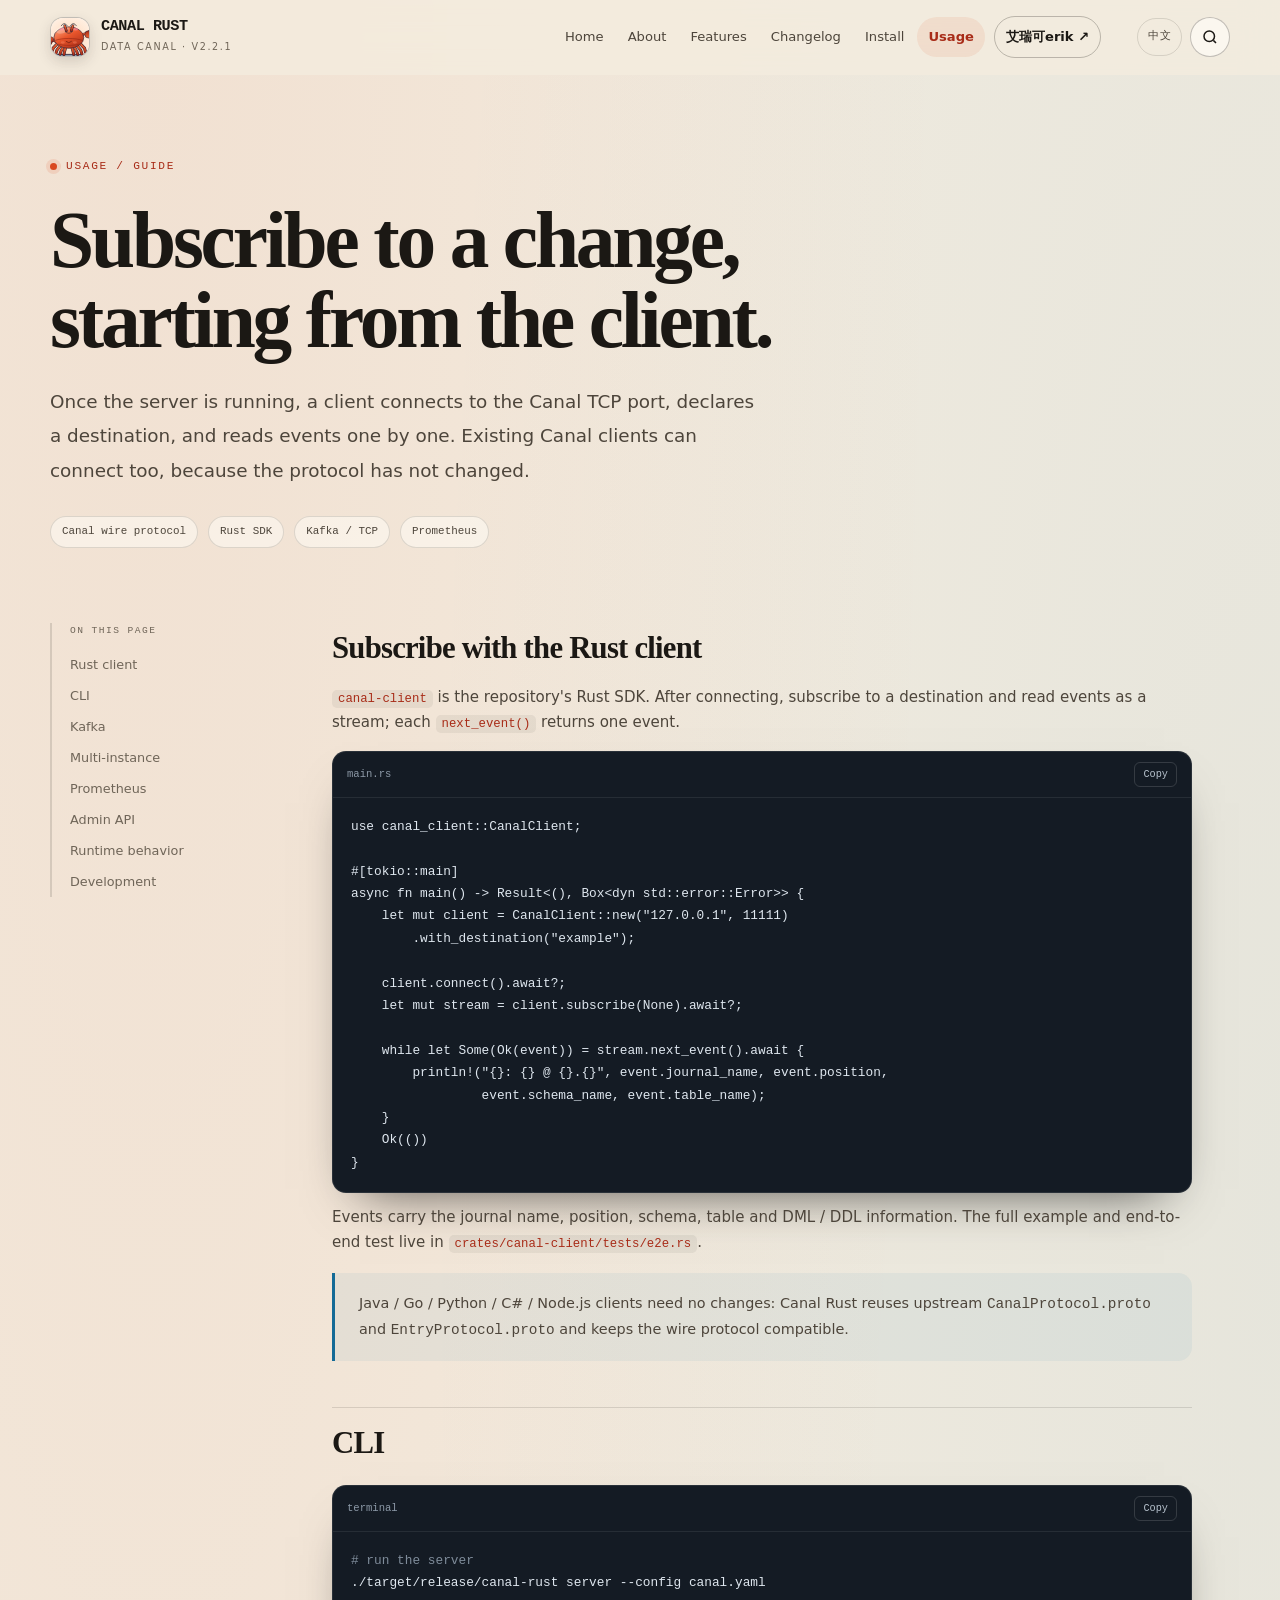
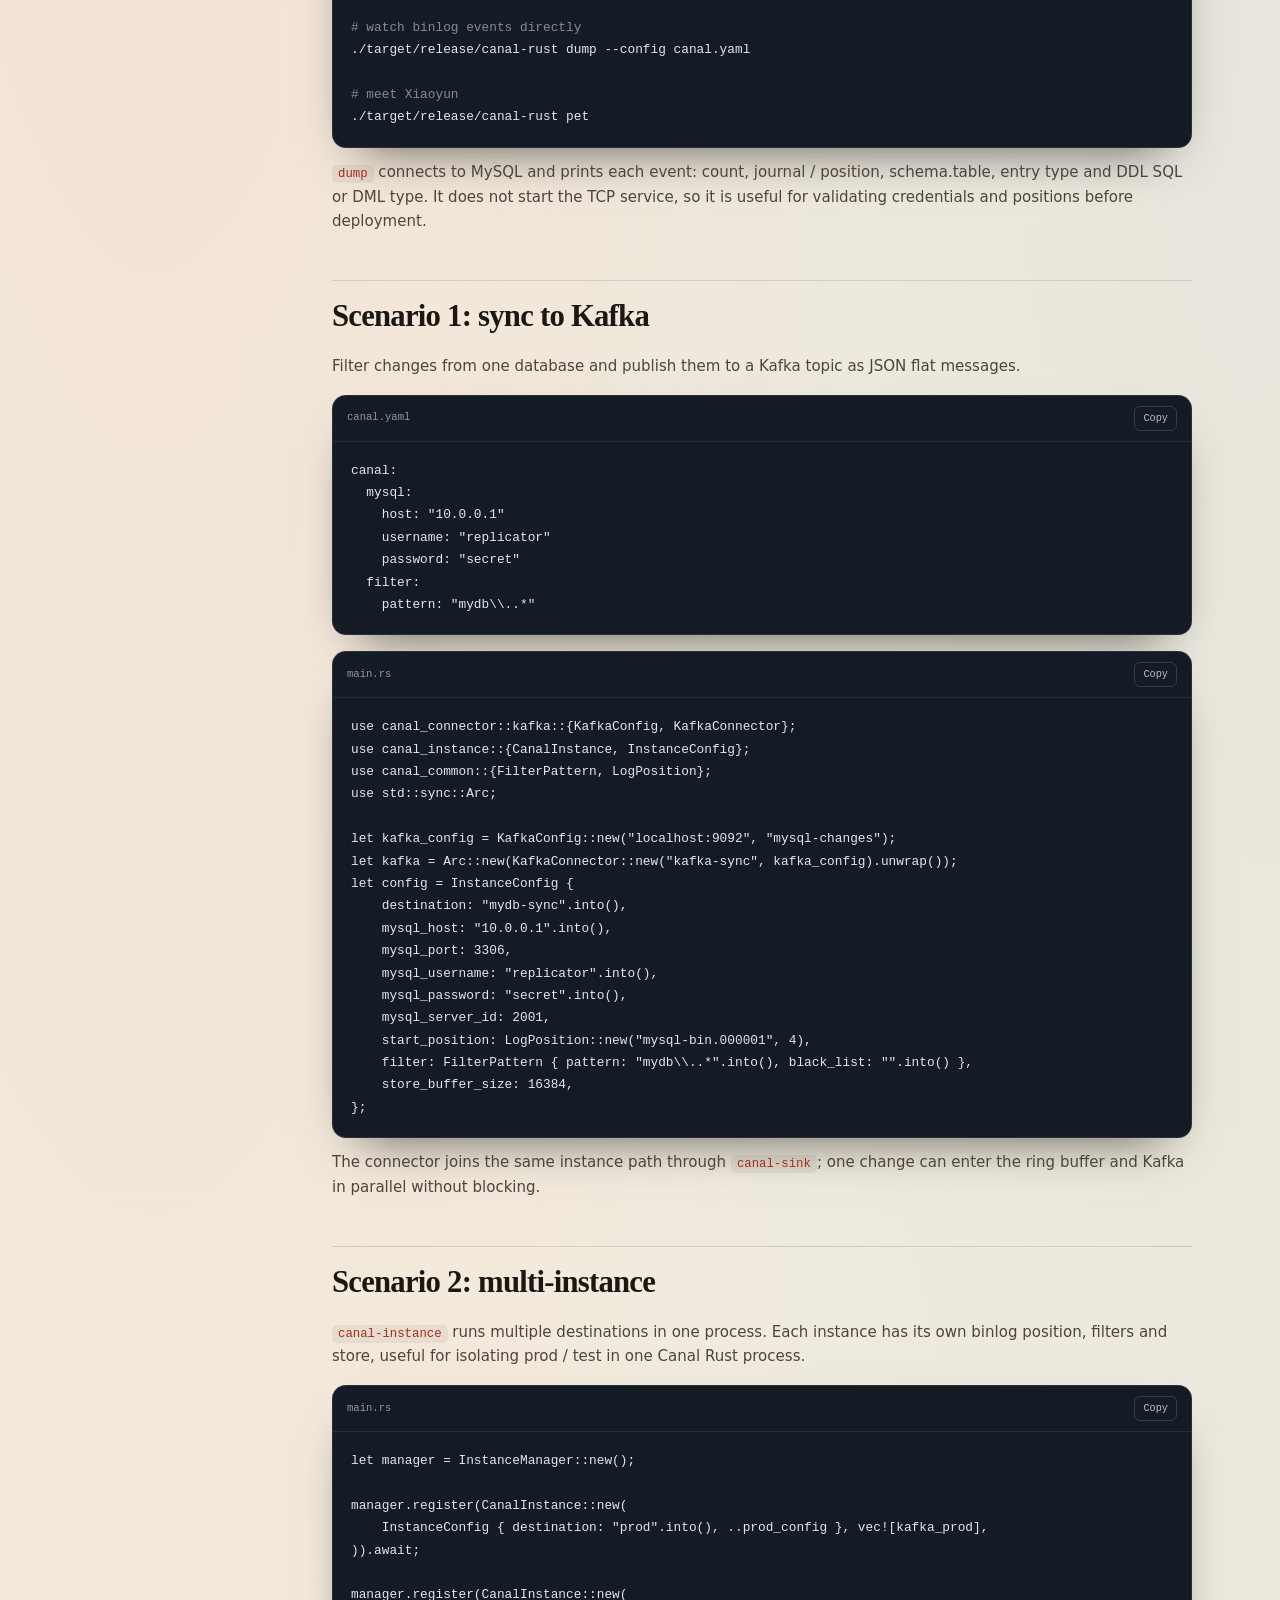
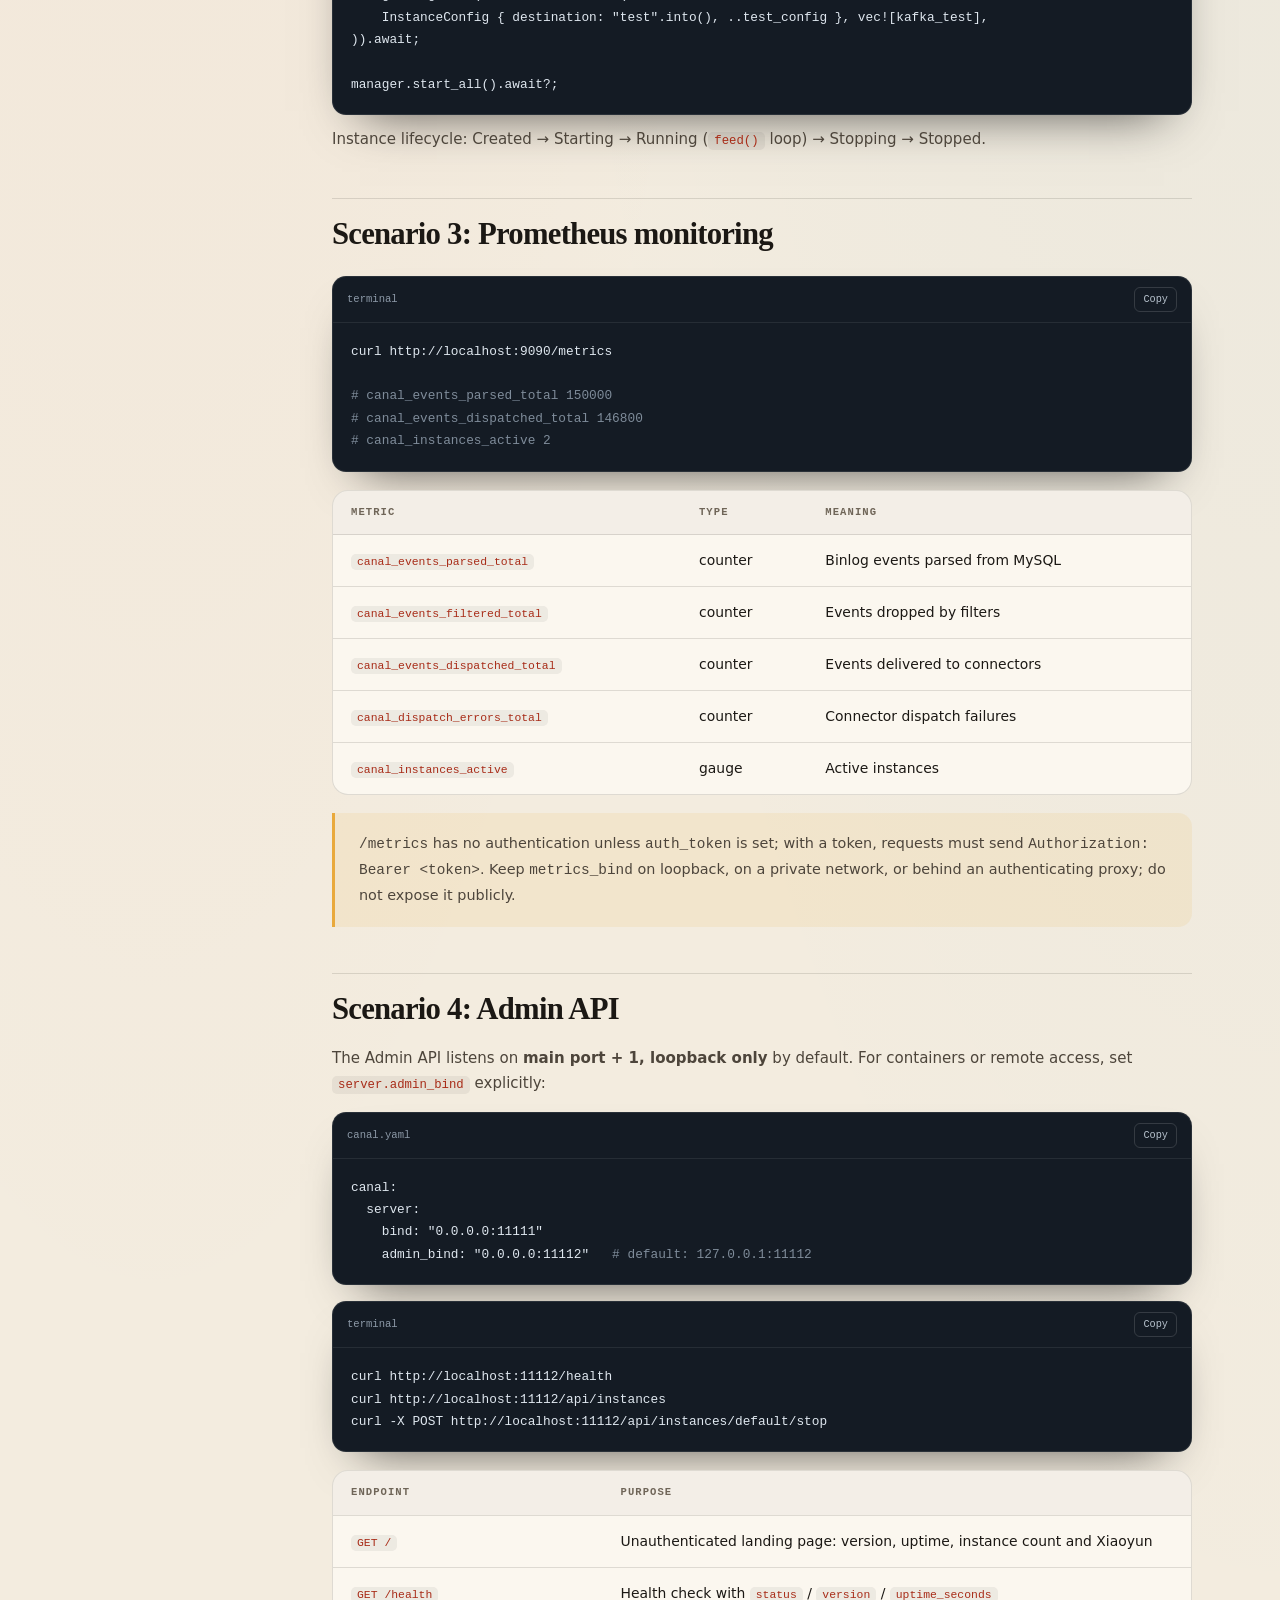
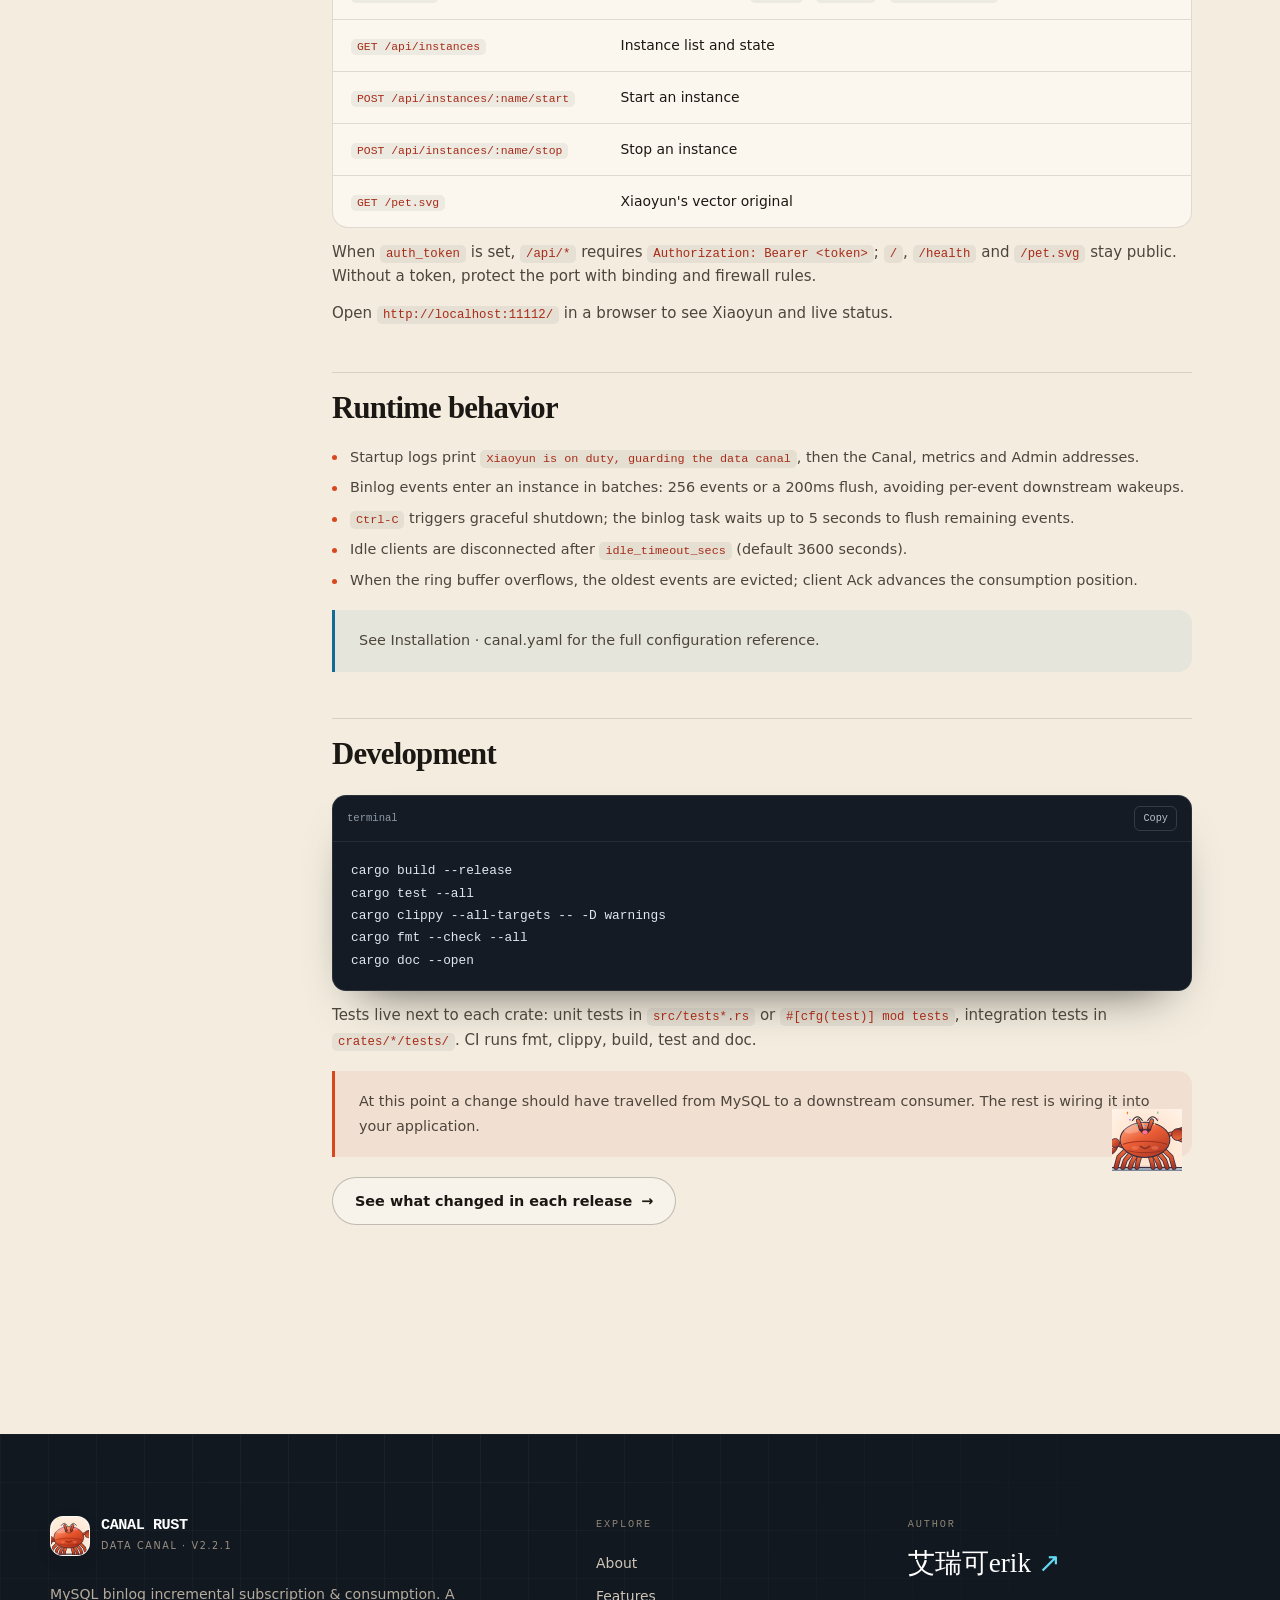
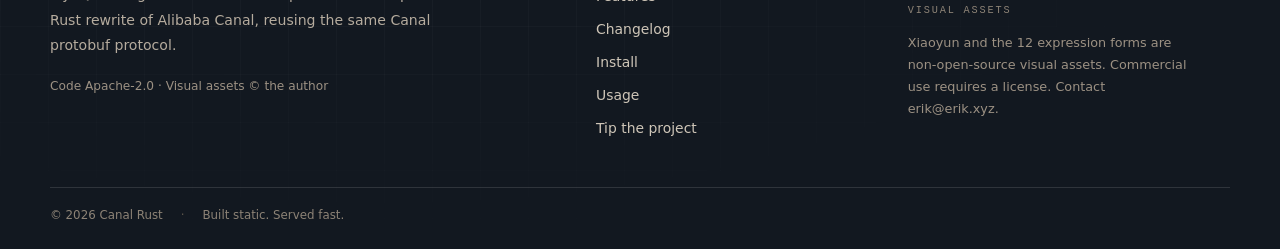
<file: site/usage.en.html>
<!DOCTYPE html>
<html lang="en">
<head>
  <meta charset="utf-8">
  <meta name="viewport" content="width=device-width, initial-scale=1">
  <title>Usage · Canal Rust</title>
  <meta name="description" content="Canal Rust usage: Rust client, CLI, Kafka, multi-instance deployment, Prometheus metrics and Admin API.">
  <meta name="theme-color" content="#f3ecdf">
  <meta name="author" content="艾瑞可erik">
  <meta name="robots" content="index,follow,max-image-preview:large">
  <meta name="application-name" content="Canal Rust">
  <link rel="canonical" href="https://package.erik.xyz/canal/usage.en.html">
  <link rel="alternate" hreflang="zh-CN" href="https://package.erik.xyz/canal/usage.html">
  <link rel="alternate" hreflang="en" href="https://package.erik.xyz/canal/usage.en.html">
  <link rel="alternate" hreflang="x-default" href="https://package.erik.xyz/canal/usage.html">
  <meta property="og:type" content="website">
  <meta property="og:site_name" content="Canal Rust">
  <meta property="og:locale" content="en_US">
  <meta property="og:locale:alternate" content="zh_CN">
  <meta property="og:title" content="Usage · Canal Rust">
  <meta property="og:description" content="Canal Rust usage: Rust client, CLI, Kafka, multi-instance deployment, Prometheus metrics and Admin API.">
  <meta property="og:url" content="https://package.erik.xyz/canal/usage.en.html">
  <meta property="og:image" content="https://package.erik.xyz/canal/assets/img/og-canal-rust-en.png">
  <meta property="og:image:type" content="image/png">
  <meta property="og:image:width" content="1200">
  <meta property="og:image:height" content="630">
  <meta property="og:image:alt" content="Canal Rust — Xiaoyun at the lock of the data canal">
  <meta name="twitter:card" content="summary_large_image">
  <meta name="twitter:title" content="Usage · Canal Rust">
  <meta name="twitter:description" content="Canal Rust usage: Rust client, CLI, Kafka, multi-instance deployment, Prometheus metrics and Admin API.">
  <meta name="twitter:image" content="https://package.erik.xyz/canal/assets/img/og-canal-rust-en.png">
  <script>
    (function () {
      document.documentElement.classList.add('js');
      if (location.pathname === '/canal') location.replace('/canal/');
    })();
  </script>
  <link rel="icon" href="assets/img/pet-top-en.svg" type="image/svg+xml">
  <link rel="stylesheet" href="assets/css/core.css">
  <link rel="stylesheet" href="assets/css/pages.css">
  <link rel="stylesheet" href="assets/css/docs.css">
  <link rel="stylesheet" href="assets/css/lightbox.css">
  <link rel="stylesheet" href="assets/css/search.css">
  <noscript><style>.js .reveal{opacity:1;transform:none}</style></noscript>
  <script defer src="assets/js/site.js"></script>
  <script defer src="assets/js/search.js"></script>
  <script type="application/ld+json">
{
  "@context": "https://schema.org",
  "@type": "TechArticle",
  "name": "Usage · Canal Rust",
  "description": "Canal Rust usage: Rust client, CLI, Kafka, multi-instance deployment, Prometheus metrics and Admin API.",
  "url": "https://package.erik.xyz/canal/usage.en.html",
  "inLanguage": "en",
  "isPartOf": {
    "@type": "WebSite",
    "name": "Canal Rust",
    "url": "https://package.erik.xyz/canal/index.en.html"
  },
  "about": {
    "@type": "SoftwareApplication",
    "name": "Canal Rust",
    "applicationCategory": "DeveloperApplication",
    "operatingSystem": "Linux, macOS",
    "url": "https://package.erik.xyz/canal/index.en.html"
  },
  "primaryImageOfPage": {
    "@type": "ImageObject",
    "url": "https://package.erik.xyz/canal/assets/img/og-canal-rust-en.png",
    "width": 1200,
    "height": 630
  }
}
  </script>
</head>
<body>
  <a class="skip-link" href="#main">Skip to main content</a>

  <header class="site-header">
    <div class="header-inner">
      <a class="brand" href="index.en.html" aria-label="Canal Rust home">
        <span class="brand-mark"><img src="assets/img/pet-top-en.svg" alt="" width="40" height="40"></span>
        <span><span class="brand-name">CANAL RUST</span><span class="brand-sub">DATA CANAL · v2.2.1</span></span>
      </a>
      <nav class="site-nav" id="site-nav" aria-label="Main navigation">
        <a href="index.en.html">Home</a>
        <a href="about.en.html">About</a>
        <a href="features.en.html">Features</a>
        <a href="changelog.en.html">Changelog</a>
        <a href="install.en.html">Install</a>
        <a href="usage.en.html" aria-current="page">Usage</a>
        <a class="nav-author" href="https://erik.xyz" target="_blank" rel="noopener">艾瑞可erik <span aria-hidden="true">↗</span></a>
      </nav>
      <div class="header-tools">
        <a class="lang-switch" href="usage.html" hreflang="zh-CN" lang="zh-CN" aria-label="Switch to Chinese">中文</a>
        <button class="search-toggle" type="button" aria-label="Search" aria-haspopup="dialog"><svg viewBox="0 0 24 24" width="18" height="18" fill="none" stroke="currentColor" stroke-width="2" aria-hidden="true"><circle cx="11" cy="11" r="7"/><path d="m20 20-3.5-3.5"/></svg></button>
        <button class="nav-toggle" type="button" aria-expanded="false" aria-controls="site-nav" aria-label="Open navigation menu">
          <span></span><span></span><span></span>
        </button>
      </div>
    </div>
  </header>

  <main id="main">

    <section class="page-hero">
      <div class="container">
        <p class="eyebrow">Usage / Guide</p>
        <h1>Subscribe to a change,<br>starting from the client.</h1>
        <p class="lede">Once the server is running, a client connects to the Canal TCP port, declares a destination, and reads events one by one. Existing Canal clients can connect too, because the protocol has not changed.</p>
        <div class="page-hero-meta"><span>Canal wire protocol</span><span>Rust SDK</span><span>Kafka / TCP</span><span>Prometheus</span></div>
      </div>
    </section>

    <section class="section" style="padding-top:24px">
      <div class="container doc-layout">
        <aside class="doc-toc" aria-label="On this page">
          <p>ON THIS PAGE</p>
          <a href="#client">Rust client</a>
          <a href="#cli">CLI</a>
          <a href="#kafka">Kafka</a>
          <a href="#instances">Multi-instance</a>
          <a href="#metrics">Prometheus</a>
          <a href="#admin">Admin API</a>
          <a href="#behavior">Runtime behavior</a>
          <a href="#develop">Development</a>
        </aside>

        <div class="doc-body">
          <section id="client">
            <h2>Subscribe with the Rust client</h2>
            <p><code>canal-client</code> is the repository's Rust SDK. After connecting, subscribe to a destination and read events as a stream; each <code>next_event()</code> returns one event.</p>
            <div class="code-block"><div class="code-head"><span>main.rs</span><button class="code-copy" type="button">Copy</button></div>
              <pre><code>use canal_client::CanalClient;

#[tokio::main]
async fn main() -&gt; Result&lt;(), Box&lt;dyn std::error::Error&gt;&gt; {
    let mut client = CanalClient::new("127.0.0.1", 11111)
        .with_destination("example");

    client.connect().await?;
    let mut stream = client.subscribe(None).await?;

    while let Some(Ok(event)) = stream.next_event().await {
        println!("{}: {} @ {}.{}", event.journal_name, event.position,
                 event.schema_name, event.table_name);
    }
    Ok(())
}</code></pre>
            </div>
            <p>Events carry the journal name, position, schema, table and DML / DDL information. The full example and end-to-end test live in <code>crates/canal-client/tests/e2e.rs</code>.</p>
            <div class="callout info">Java / Go / Python / C# / Node.js clients need no changes: Canal Rust reuses upstream <code>CanalProtocol.proto</code> and <code>EntryProtocol.proto</code> and keeps the wire protocol compatible.</div>
          </section>

          <section id="cli">
            <h2>CLI</h2>
            <div class="code-block"><div class="code-head"><span>terminal</span><button class="code-copy" type="button">Copy</button></div>
              <pre><code><span class="c"># run the server</span>
./target/release/canal-rust server --config canal.yaml

<span class="c"># watch binlog events directly</span>
./target/release/canal-rust dump --config canal.yaml

<span class="c"># meet Xiaoyun</span>
./target/release/canal-rust pet</code></pre>
            </div>
            <p><code>dump</code> connects to MySQL and prints each event: count, journal / position, schema.table, entry type and DDL SQL or DML type. It does not start the TCP service, so it is useful for validating credentials and positions before deployment.</p>
          </section>

          <section id="kafka">
            <h2>Scenario 1: sync to Kafka</h2>
            <p>Filter changes from one database and publish them to a Kafka topic as JSON flat messages.</p>
            <div class="code-block"><div class="code-head"><span>canal.yaml</span><button class="code-copy" type="button">Copy</button></div>
              <pre><code>canal:
  mysql:
    host: "10.0.0.1"
    username: "replicator"
    password: "secret"
  filter:
    pattern: "mydb\\..*"</code></pre>
            </div>
            <div class="code-block"><div class="code-head"><span>main.rs</span><button class="code-copy" type="button">Copy</button></div>
              <pre><code>use canal_connector::kafka::{KafkaConfig, KafkaConnector};
use canal_instance::{CanalInstance, InstanceConfig};
use canal_common::{FilterPattern, LogPosition};
use std::sync::Arc;

let kafka_config = KafkaConfig::new("localhost:9092", "mysql-changes");
let kafka = Arc::new(KafkaConnector::new("kafka-sync", kafka_config).unwrap());
let config = InstanceConfig {
    destination: "mydb-sync".into(),
    mysql_host: "10.0.0.1".into(),
    mysql_port: 3306,
    mysql_username: "replicator".into(),
    mysql_password: "secret".into(),
    mysql_server_id: 2001,
    start_position: LogPosition::new("mysql-bin.000001", 4),
    filter: FilterPattern { pattern: "mydb\\..*".into(), black_list: "".into() },
    store_buffer_size: 16384,
};</code></pre>
            </div>
            <p>The connector joins the same instance path through <code>canal-sink</code>; one change can enter the ring buffer and Kafka in parallel without blocking.</p>
          </section>

          <section id="instances">
            <h2>Scenario 2: multi-instance</h2>
            <p><code>canal-instance</code> runs multiple destinations in one process. Each instance has its own binlog position, filters and store, useful for isolating prod / test in one Canal Rust process.</p>
            <div class="code-block"><div class="code-head"><span>main.rs</span><button class="code-copy" type="button">Copy</button></div>
              <pre><code>let manager = InstanceManager::new();

manager.register(CanalInstance::new(
    InstanceConfig { destination: "prod".into(), ..prod_config }, vec![kafka_prod],
)).await;

manager.register(CanalInstance::new(
    InstanceConfig { destination: "test".into(), ..test_config }, vec![kafka_test],
)).await;

manager.start_all().await?;</code></pre>
            </div>
            <p>Instance lifecycle: Created → Starting → Running (<code>feed()</code> loop) → Stopping → Stopped.</p>
          </section>

          <section id="metrics">
            <h2>Scenario 3: Prometheus monitoring</h2>
            <div class="code-block"><div class="code-head"><span>terminal</span><button class="code-copy" type="button">Copy</button></div>
              <pre><code>curl http://localhost:9090/metrics

<span class="c"># canal_events_parsed_total 150000</span>
<span class="c"># canal_events_dispatched_total 146800</span>
<span class="c"># canal_instances_active 2</span></code></pre>
            </div>
            <div class="table-wrap">
              <table><thead><tr><th>Metric</th><th>Type</th><th>Meaning</th></tr></thead><tbody>
                <tr><td><code>canal_events_parsed_total</code></td><td>counter</td><td>Binlog events parsed from MySQL</td></tr>
                <tr><td><code>canal_events_filtered_total</code></td><td>counter</td><td>Events dropped by filters</td></tr>
                <tr><td><code>canal_events_dispatched_total</code></td><td>counter</td><td>Events delivered to connectors</td></tr>
                <tr><td><code>canal_dispatch_errors_total</code></td><td>counter</td><td>Connector dispatch failures</td></tr>
                <tr><td><code>canal_instances_active</code></td><td>gauge</td><td>Active instances</td></tr>
              </tbody></table>
            </div>
            <div class="callout warn"><code>/metrics</code> has no authentication unless <code>auth_token</code> is set; with a token, requests must send <code>Authorization: Bearer &lt;token&gt;</code>. Keep <code>metrics_bind</code> on loopback, on a private network, or behind an authenticating proxy; do not expose it publicly.</div>
          </section>

          <section id="admin">
            <h2>Scenario 4: Admin API</h2>
            <p>The Admin API listens on <strong>main port + 1, loopback only</strong> by default. For containers or remote access, set <code>server.admin_bind</code> explicitly:</p>
            <div class="code-block"><div class="code-head"><span>canal.yaml</span><button class="code-copy" type="button">Copy</button></div>
              <pre><code>canal:
  server:
    bind: "0.0.0.0:11111"
    admin_bind: "0.0.0.0:11112"   <span class="c"># default: 127.0.0.1:11112</span></code></pre>
            </div>
            <div class="code-block"><div class="code-head"><span>terminal</span><button class="code-copy" type="button">Copy</button></div>
              <pre><code>curl http://localhost:11112/health
curl http://localhost:11112/api/instances
curl -X POST http://localhost:11112/api/instances/default/stop</code></pre>
            </div>
            <div class="table-wrap">
              <table><thead><tr><th>Endpoint</th><th>Purpose</th></tr></thead><tbody>
                <tr><td><code>GET /</code></td><td>Unauthenticated landing page: version, uptime, instance count and Xiaoyun</td></tr>
                <tr><td><code>GET /health</code></td><td>Health check with <code>status</code> / <code>version</code> / <code>uptime_seconds</code></td></tr>
                <tr><td><code>GET /api/instances</code></td><td>Instance list and state</td></tr>
                <tr><td><code>POST /api/instances/:name/start</code></td><td>Start an instance</td></tr>
                <tr><td><code>POST /api/instances/:name/stop</code></td><td>Stop an instance</td></tr>
                <tr><td><code>GET /pet.svg</code></td><td>Xiaoyun's vector original</td></tr>
              </tbody></table>
            </div>
            <p>When <code>auth_token</code> is set, <code>/api/*</code> requires <code>Authorization: Bearer &lt;token&gt;</code>; <code>/</code>, <code>/health</code> and <code>/pet.svg</code> stay public. Without a token, protect the port with binding and firewall rules.</p>
            <p>Open <code>http://localhost:11112/</code> in a browser to see Xiaoyun and live status.</p>
          </section>

          <section id="behavior">
            <h2>Runtime behavior</h2>
            <ul>
              <li>Startup logs print <code>Xiaoyun is on duty, guarding the data canal</code>, then the Canal, metrics and Admin addresses.</li>
              <li>Binlog events enter an instance in batches: 256 events or a 200ms flush, avoiding per-event downstream wakeups.</li>
              <li><code>Ctrl-C</code> triggers graceful shutdown; the binlog task waits up to 5 seconds to flush remaining events.</li>
              <li>Idle clients are disconnected after <code>idle_timeout_secs</code> (default 3600 seconds).</li>
              <li>When the ring buffer overflows, the oldest events are evicted; client Ack advances the consumption position.</li>
            </ul>
            <div class="callout info">See <a href="install.en.html#config">Installation · canal.yaml</a> for the full configuration reference.</div>
          </section>

          <section id="develop">
            <h2>Development</h2>
            <div class="code-block"><div class="code-head"><span>terminal</span><button class="code-copy" type="button">Copy</button></div>
              <pre><code>cargo build --release
cargo test --all
cargo clippy --all-targets -- -D warnings
cargo fmt --check --all
cargo doc --open</code></pre>
            </div>
            <p>Tests live next to each crate: unit tests in <code>src/tests*.rs</code> or <code>#[cfg(test)] mod tests</code>, integration tests in <code>crates/*/tests/</code>. CI runs fmt, clippy, build, test and doc.</p>
            <div class="callout"><img class="pet-note" src="assets/img/pet-joy-top-en.svg" alt="" width="70" height="62" loading="lazy">At this point a change should have travelled from MySQL to a downstream consumer. The rest is wiring it into your application.</div>
            <a class="btn btn-ghost" href="changelog.en.html">See what changed in each release <span class="arrow" aria-hidden="true">→</span></a>
          </section>
        </div>
      </div>
    </section>

  </main>

  <footer class="site-footer">
    <div class="container">
      <div class="footer-grid">
        <div class="footer-intro">
          <a class="brand brand--footer" href="index.en.html" aria-label="Canal Rust home">
            <span class="brand-mark"><img src="assets/img/pet-top-en.svg" alt="" width="40" height="40"></span>
            <span><span class="brand-name">CANAL RUST</span><span class="brand-sub">DATA CANAL · v2.2.1</span></span>
          </a>
          <p>MySQL binlog incremental subscription &amp; consumption. A Rust rewrite of Alibaba Canal, reusing the same Canal protobuf protocol.</p>
          <p class="footer-license">Code Apache-2.0 · Visual assets © the author</p>
        </div>
        <nav class="footer-nav" aria-label="Footer navigation">
          <p class="footer-kicker">EXPLORE</p>
          <a href="about.en.html">About</a>
          <a href="features.en.html">Features</a>
          <a href="changelog.en.html">Changelog</a>
          <a href="install.en.html">Install</a>
          <a href="usage.en.html">Usage</a>
          <a href="index.en.html#support">Tip the project</a>
        </nav>
        <div class="footer-meta">
          <p class="footer-kicker">AUTHOR</p>
          <a class="footer-author" href="https://erik.xyz" target="_blank" rel="noopener">艾瑞可erik <span aria-hidden="true">↗</span></a>
          <p class="footer-kicker">VISUAL ASSETS</p>
          <p>Xiaoyun and the 12 expression forms are non-open-source visual assets. Commercial use requires a license. Contact erik@erik.xyz.</p>
        </div>
      </div>
      <div class="footer-bottom">
        <span>© 2026 Canal Rust</span><span class="footer-dot" aria-hidden="true">·</span><span>Built static. Served fast.</span>
      </div>
    </div>
  </footer>

  <button class="backtop" id="backtop" type="button" aria-label="Back to top">
    <img src="assets/img/pet-top-en.svg" alt="" width="64" height="64" loading="lazy">
  </button>
</body>
</html>
</file>
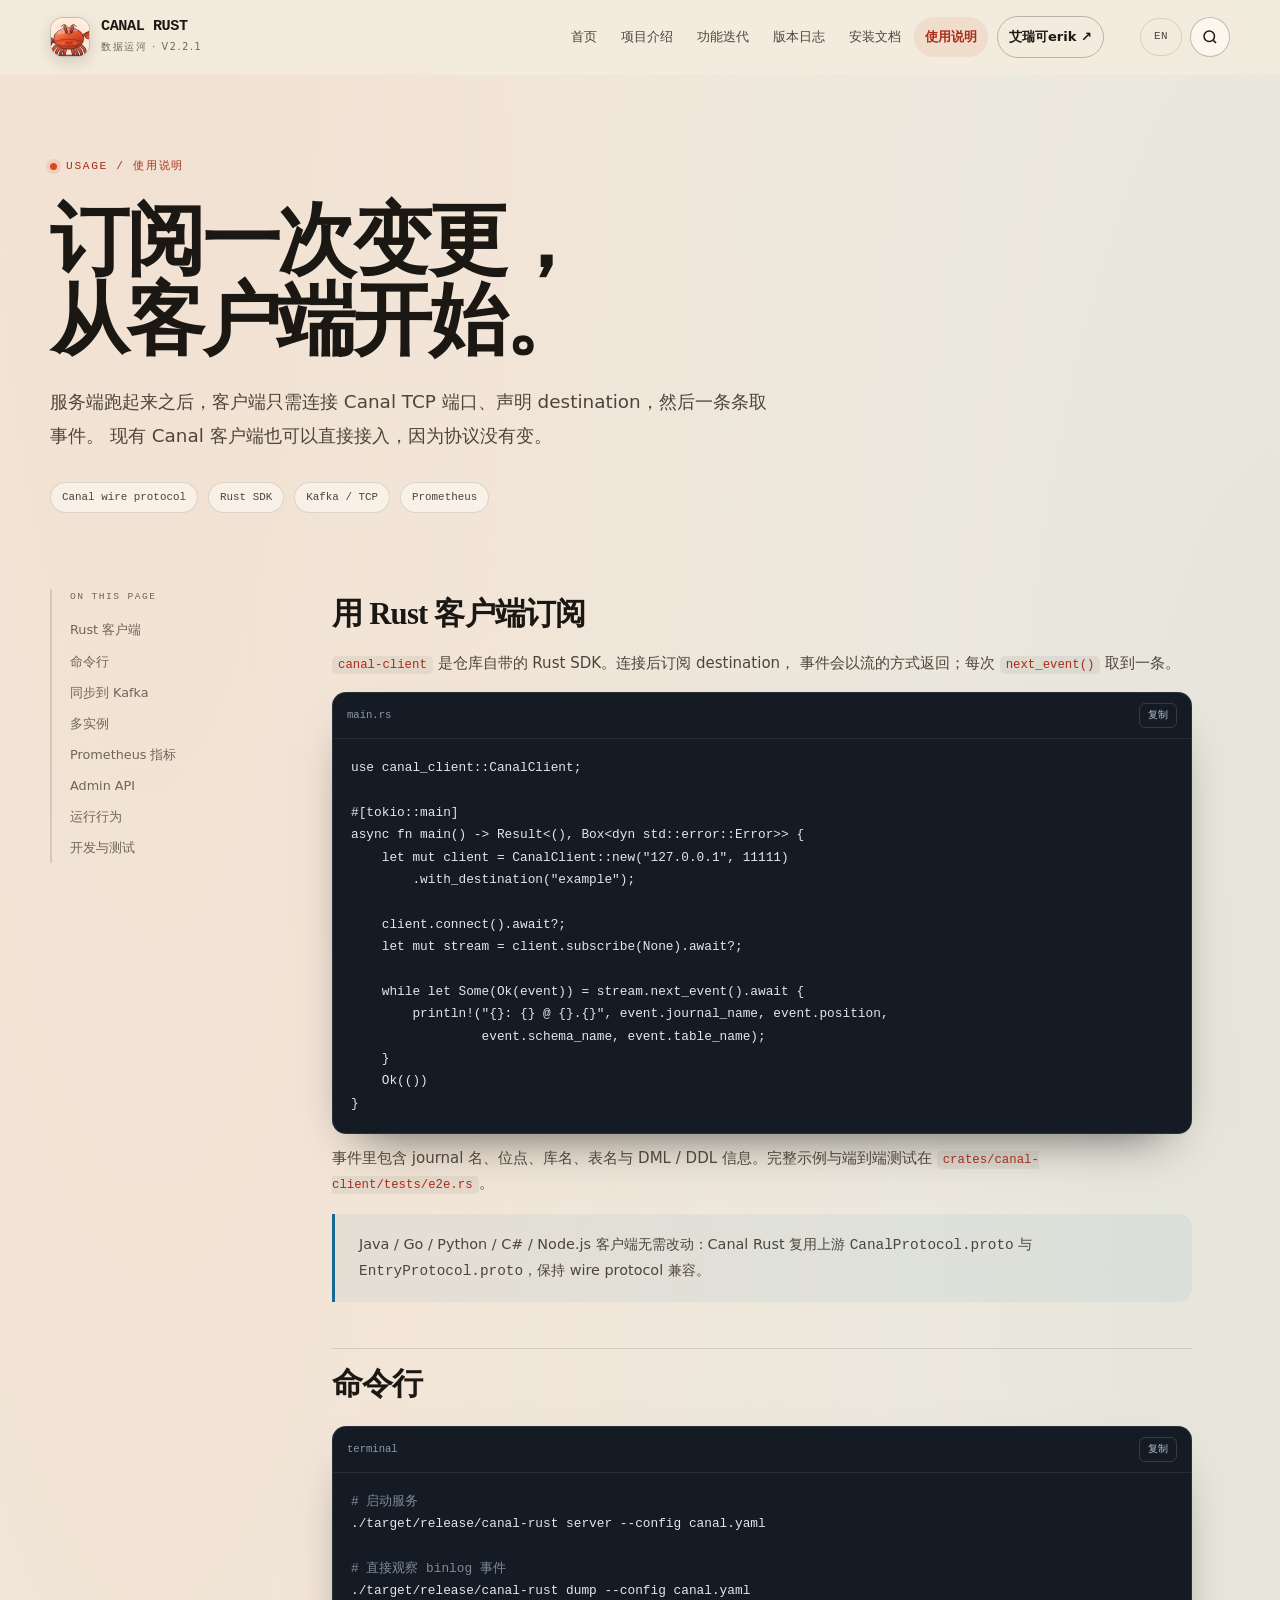
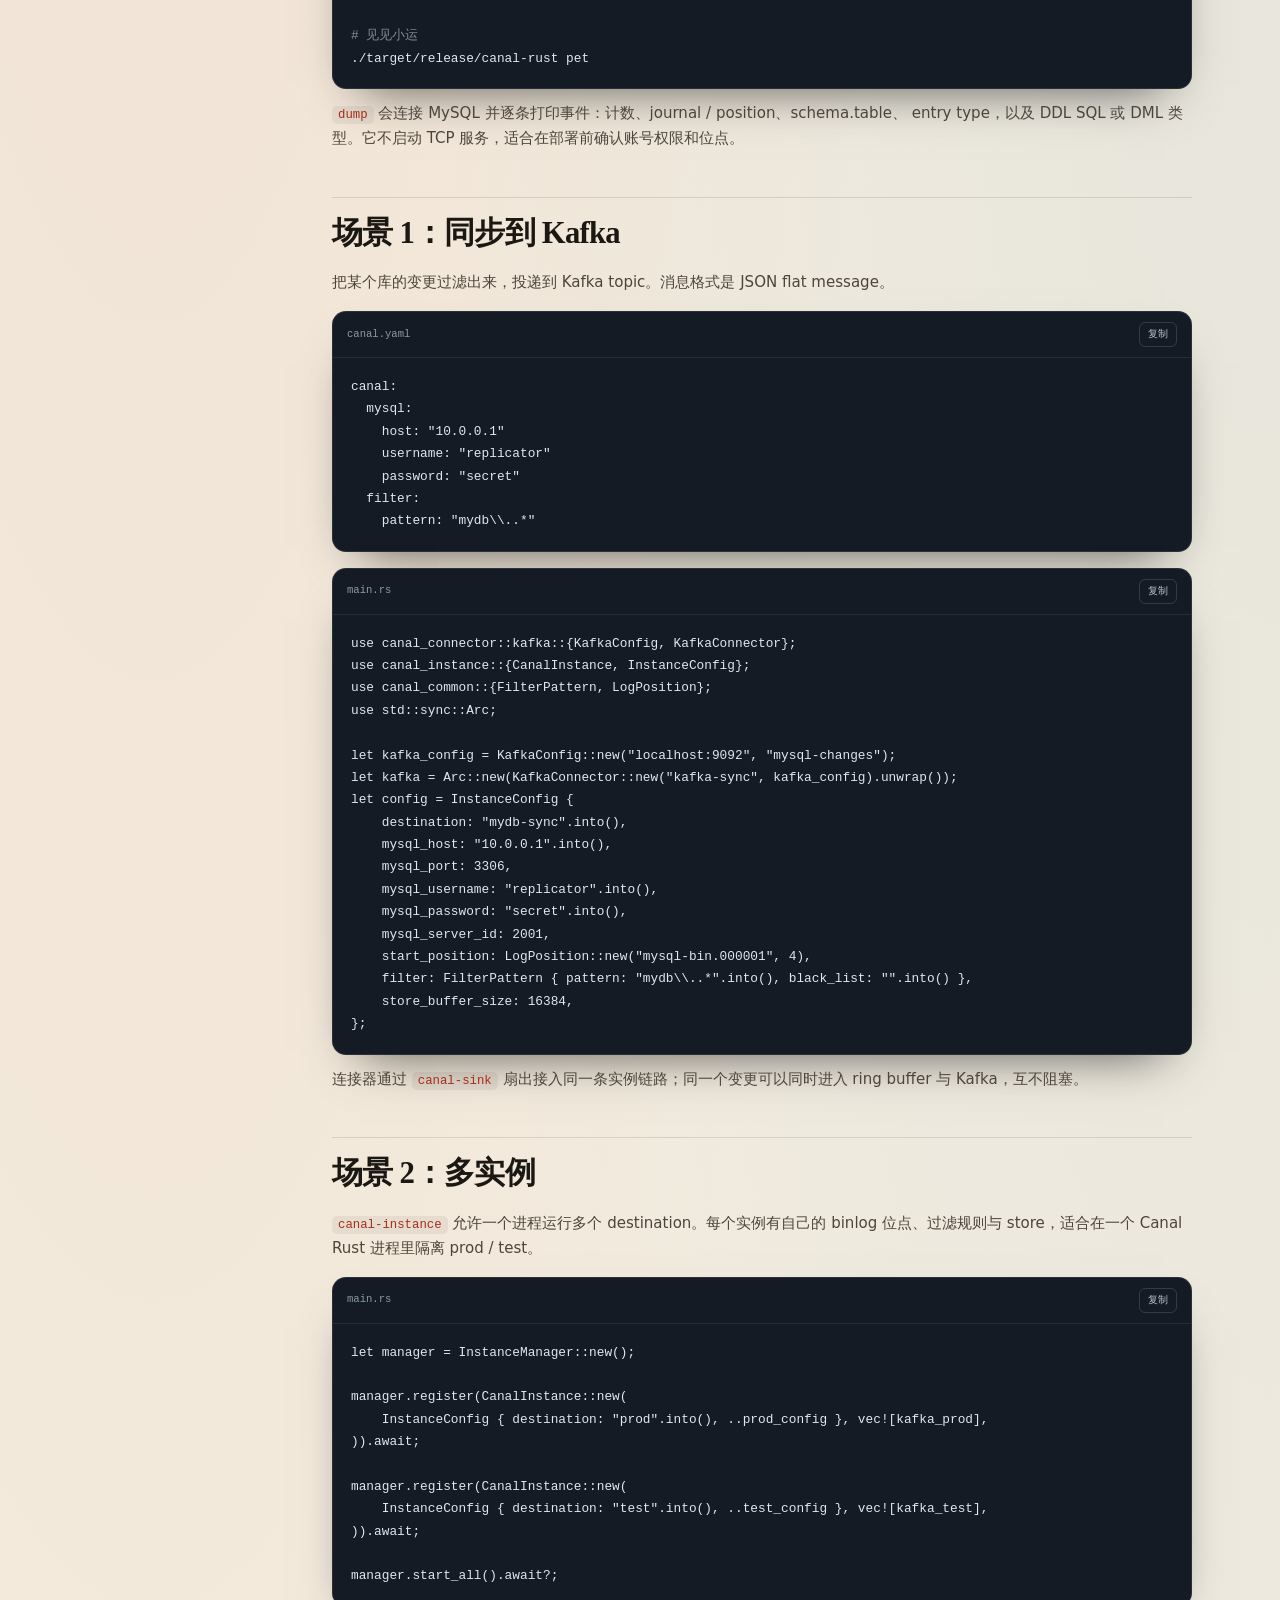
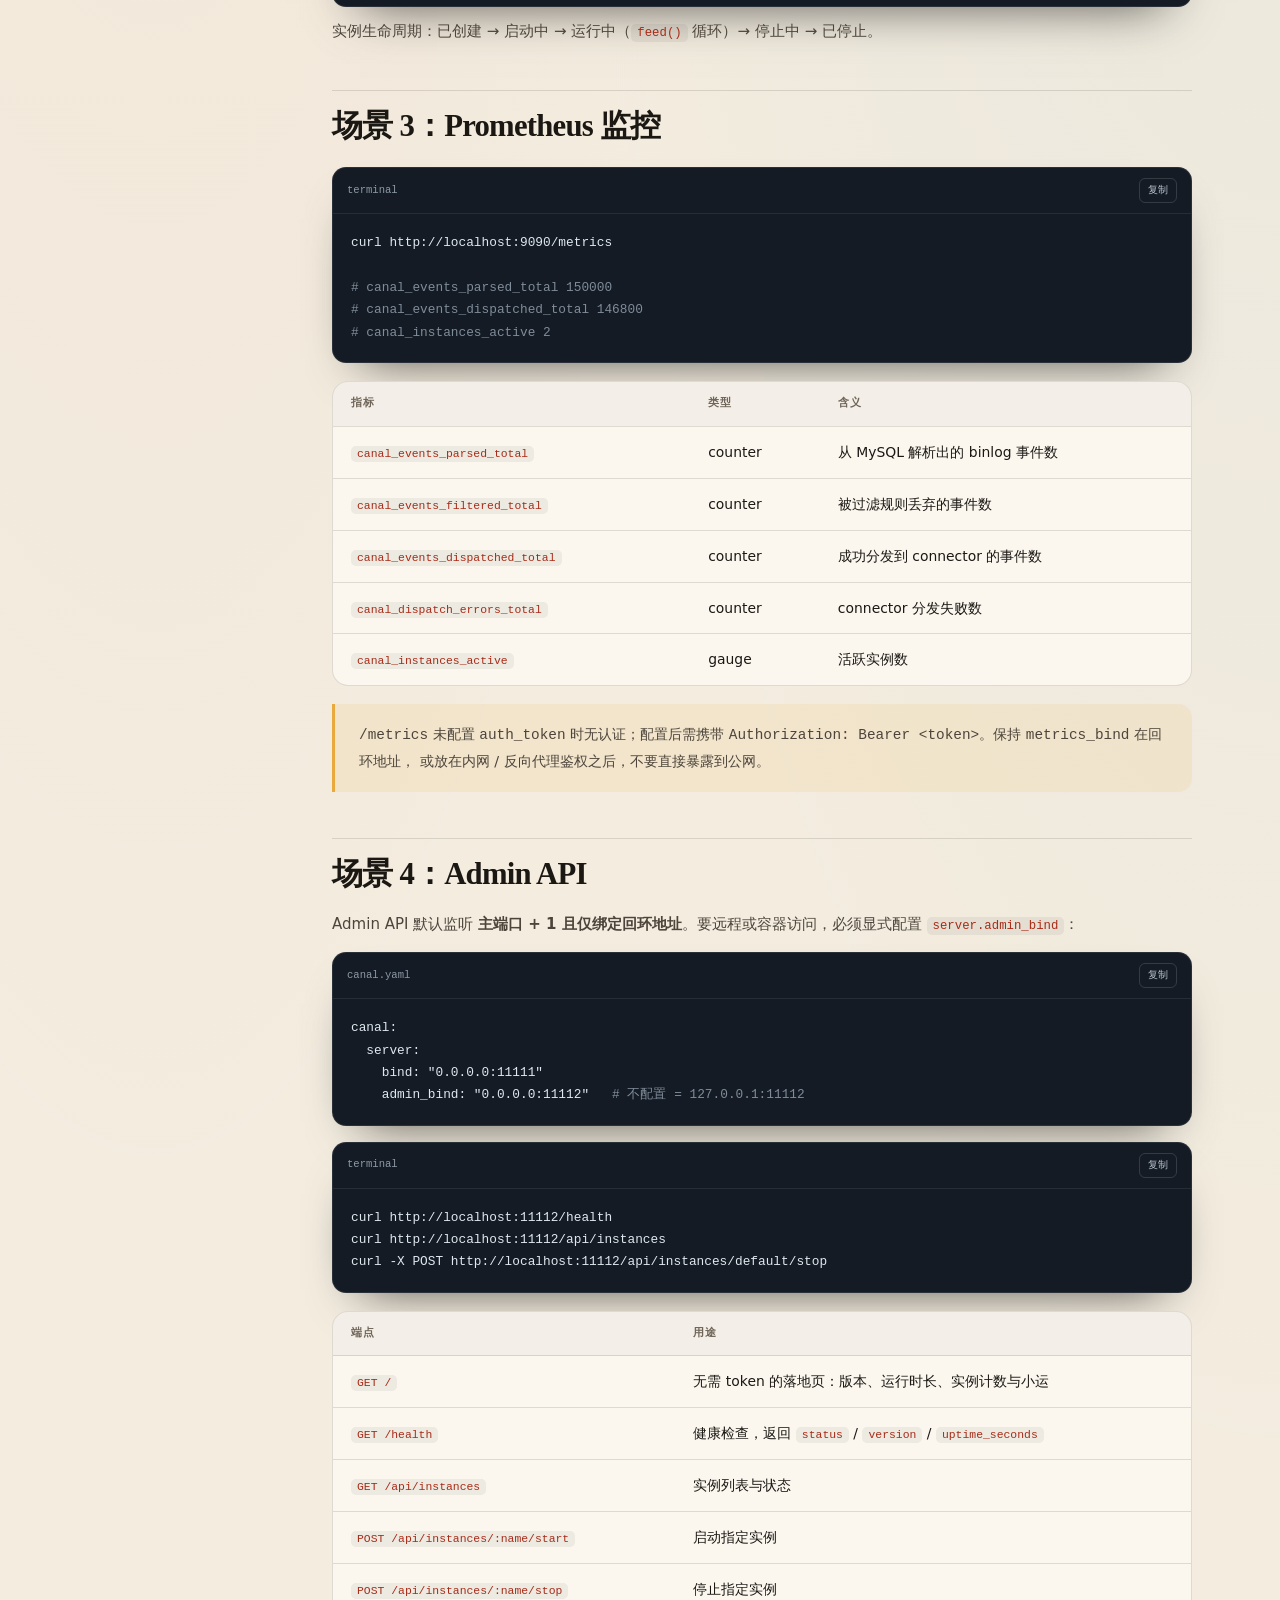
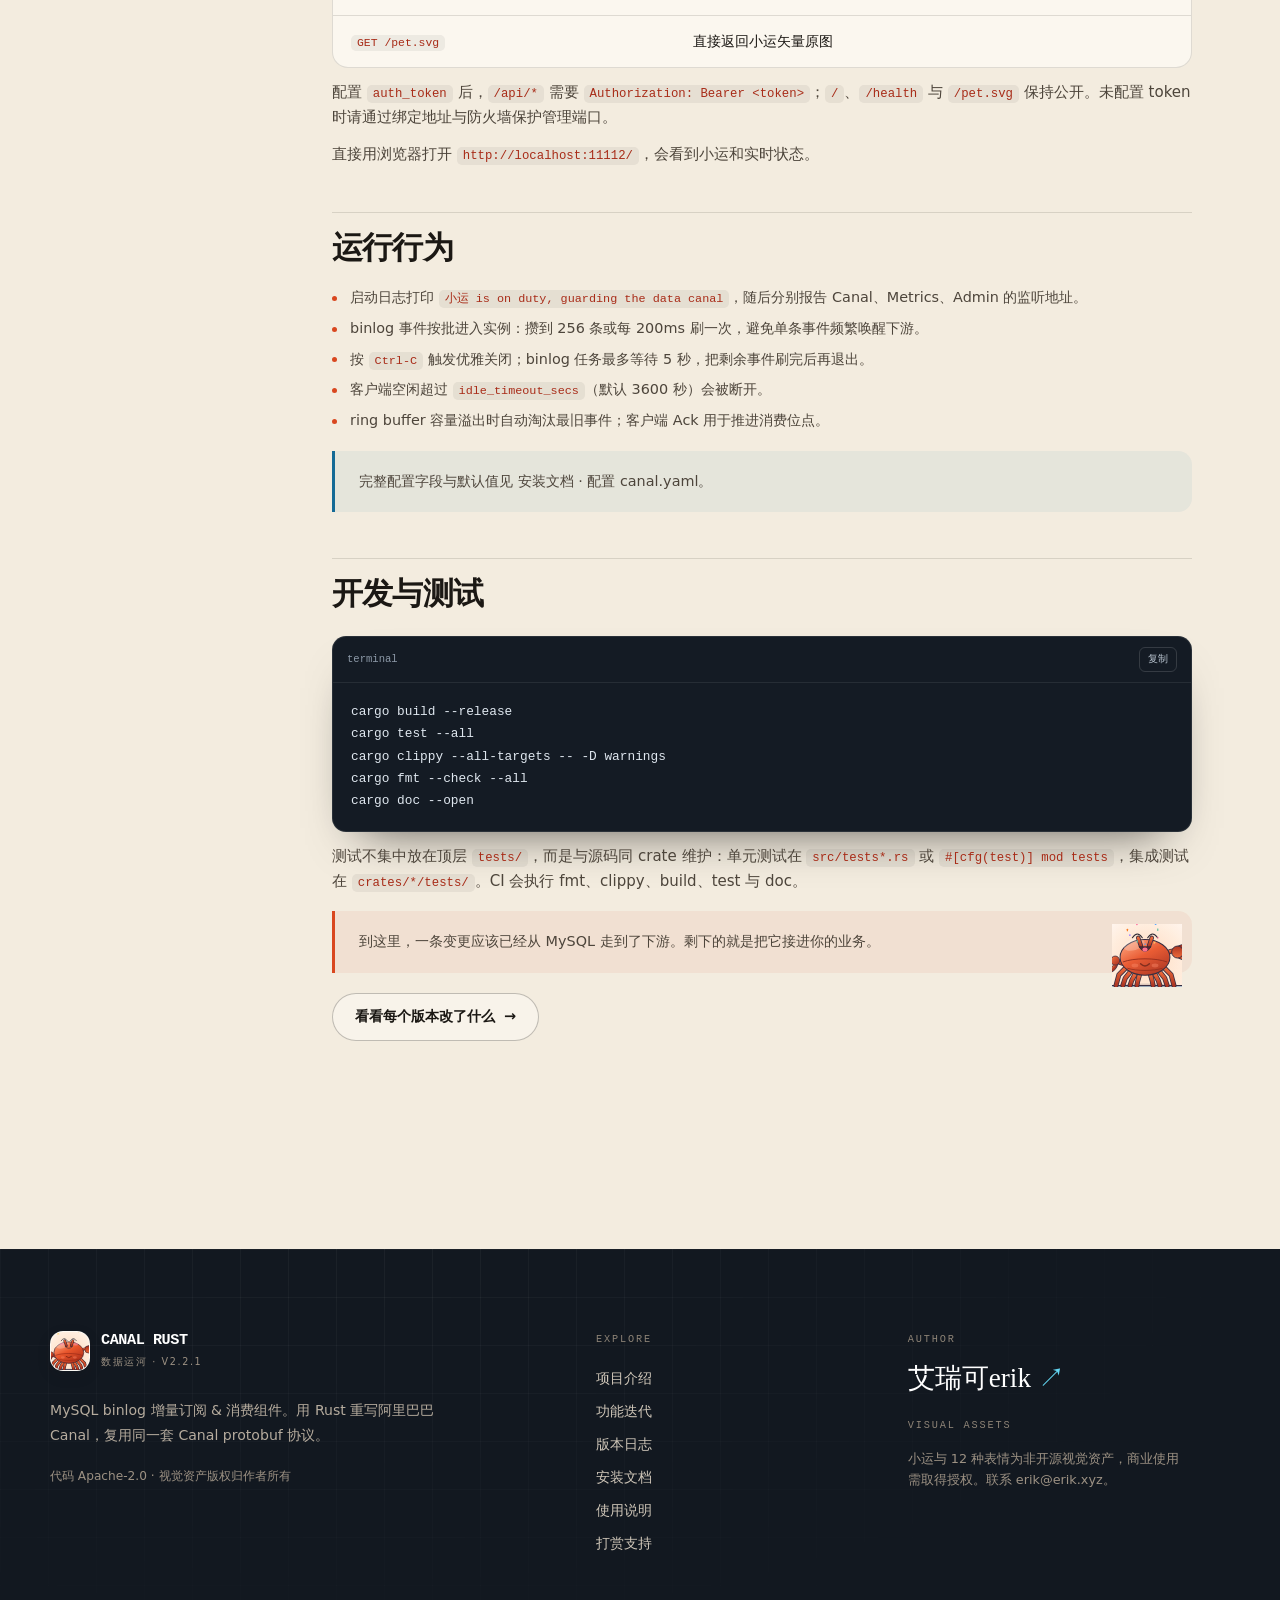
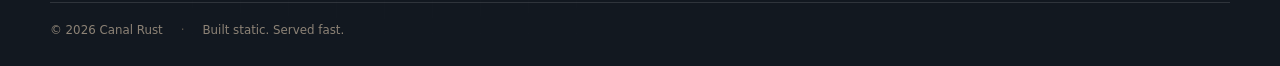
<file: site/usage.html>
<!DOCTYPE html>
<html lang="zh-CN">
<head>
  <meta charset="utf-8">
  <meta name="viewport" content="width=device-width, initial-scale=1">
  <title>使用说明 · Canal Rust</title>
  <meta name="description" content="Canal Rust 使用说明：Rust 客户端连接、CLI 子命令、Kafka 同步、多实例部署、Prometheus 指标与 Admin API。">
  <meta name="theme-color" content="#f3ecdf">
  <meta name="author" content="艾瑞可erik">
  <meta name="robots" content="index,follow,max-image-preview:large">
  <meta name="application-name" content="Canal Rust">
  <link rel="canonical" href="https://package.erik.xyz/canal/usage.html">
  <link rel="alternate" hreflang="zh-CN" href="https://package.erik.xyz/canal/usage.html">
  <link rel="alternate" hreflang="en" href="https://package.erik.xyz/canal/usage.en.html">
  <link rel="alternate" hreflang="x-default" href="https://package.erik.xyz/canal/usage.html">
  <meta property="og:locale:alternate" content="en_US">
  <meta property="og:type" content="website">
  <meta property="og:site_name" content="Canal Rust">
  <meta property="og:locale" content="zh_CN">
  <meta property="og:title" content="使用说明 · Canal Rust">
  <meta property="og:description" content="Canal Rust 使用说明：Rust 客户端连接、CLI 子命令、Kafka 同步、多实例部署、Prometheus 指标与 Admin API。">
  <meta property="og:url" content="https://package.erik.xyz/canal/usage.html">
  <meta property="og:image" content="https://package.erik.xyz/canal/assets/img/og-canal-rust.png">
  <meta property="og:image:type" content="image/png">
  <meta property="og:image:width" content="1200">
  <meta property="og:image:height" content="630">
  <meta property="og:image:alt" content="Canal Rust — 小运守在数据运河的闸口">
  <meta name="twitter:card" content="summary_large_image">
  <meta name="twitter:title" content="使用说明 · Canal Rust">
  <meta name="twitter:description" content="Canal Rust 使用说明：Rust 客户端连接、CLI 子命令、Kafka 同步、多实例部署、Prometheus 指标与 Admin API。">
  <meta name="twitter:image" content="https://package.erik.xyz/canal/assets/img/og-canal-rust.png">
  <script>
    (function () {
      document.documentElement.classList.add('js');
      if (location.pathname === '/canal') location.replace('/canal/');
    })();
  </script>
  <link rel="icon" href="assets/img/pet-top.svg" type="image/svg+xml">
  <link rel="stylesheet" href="assets/css/core.css">
  <link rel="stylesheet" href="assets/css/pages.css">
  <link rel="stylesheet" href="assets/css/docs.css">
  <link rel="stylesheet" href="assets/css/lightbox.css">
  <link rel="stylesheet" href="assets/css/search.css">
  <noscript><style>.js .reveal{opacity:1;transform:none}</style></noscript>
  <script defer src="assets/js/site.js"></script>
  <script defer src="assets/js/search.js"></script>
  <script type="application/ld+json">
{
  "@context": "https://schema.org",
  "@type": "TechArticle",
  "name": "使用说明 · Canal Rust",
  "description": "Canal Rust 使用说明：Rust 客户端连接、CLI 子命令、Kafka 同步、多实例部署、Prometheus 指标与 Admin API。",
  "url": "https://package.erik.xyz/canal/usage.html",
  "inLanguage": "zh-CN",
  "isPartOf": {
    "@type": "WebSite",
    "name": "Canal Rust",
    "url": "https://package.erik.xyz/canal/"
  },
  "about": {
    "@type": "SoftwareApplication",
    "name": "Canal Rust",
    "applicationCategory": "DeveloperApplication",
    "operatingSystem": "Linux, macOS",
    "url": "https://package.erik.xyz/canal/"
  },
  "primaryImageOfPage": {
    "@type": "ImageObject",
    "url": "https://package.erik.xyz/canal/assets/img/og-canal-rust.png",
    "width": 1200,
    "height": 630
  }
}
  </script>
</head>
<body>
  <a class="skip-link" href="#main">跳到主要内容</a>

  <header class="site-header">
    <div class="header-inner">
      <a class="brand" href="index.html" aria-label="Canal Rust 首页">
        <span class="brand-mark"><img src="assets/img/pet-top.svg" alt="" width="40" height="40"></span>
        <span><span class="brand-name">CANAL RUST</span><span class="brand-sub">数据运河 · v2.2.1</span></span>
      </a>
      <nav class="site-nav" id="site-nav" aria-label="主导航">
        <a href="index.html">首页</a>
        <a href="about.html">项目介绍</a>
        <a href="features.html">功能迭代</a>
        <a href="changelog.html">版本日志</a>
        <a href="install.html">安装文档</a>
        <a href="usage.html" aria-current="page">使用说明</a>
        <a class="nav-author" href="https://erik.xyz" target="_blank" rel="noopener">艾瑞可erik <span aria-hidden="true">↗</span></a>
      </nav>
      <div class="header-tools">
        <a class="lang-switch" href="usage.en.html" hreflang="en" lang="en" aria-label="切换到英文">EN</a>
        <button class="search-toggle" type="button" aria-label="搜索" aria-haspopup="dialog"><svg viewBox="0 0 24 24" width="18" height="18" fill="none" stroke="currentColor" stroke-width="2" aria-hidden="true"><circle cx="11" cy="11" r="7"/><path d="m20 20-3.5-3.5"/></svg></button>
        <button class="nav-toggle" type="button" aria-expanded="false" aria-controls="site-nav" aria-label="打开导航菜单">
          <span></span><span></span><span></span>
        </button>
      </div>
    </div>
  </header>

  <main id="main">
    <section class="page-hero">
      <div class="container">
        <p class="eyebrow">Usage / 使用说明</p>
        <h1>订阅一次变更，<br>从客户端开始。</h1>
        <p class="lede">
          服务端跑起来之后，客户端只需连接 Canal TCP 端口、声明 destination，然后一条条取事件。
          现有 Canal 客户端也可以直接接入，因为协议没有变。
        </p>
        <div class="page-hero-meta">
          <span>Canal wire protocol</span><span>Rust SDK</span><span>Kafka / TCP</span><span>Prometheus</span>
        </div>
      </div>
    </section>

    <section class="section" style="padding-top:24px">
      <div class="container doc-layout">
        <aside class="doc-toc" aria-label="本页目录">
          <p>ON THIS PAGE</p>
          <a href="#client">Rust 客户端</a>
          <a href="#cli">命令行</a>
          <a href="#kafka">同步到 Kafka</a>
          <a href="#instances">多实例</a>
          <a href="#metrics">Prometheus 指标</a>
          <a href="#admin">Admin API</a>
          <a href="#behavior">运行行为</a>
          <a href="#develop">开发与测试</a>
        </aside>

        <div class="doc-body">
          <section id="client">
            <h2>用 Rust 客户端订阅</h2>
            <p>
              <code>canal-client</code> 是仓库自带的 Rust SDK。连接后订阅 destination，
              事件会以流的方式返回；每次 <code>next_event()</code> 取到一条。
            </p>
            <div class="code-block">
              <div class="code-head"><span>main.rs</span><button class="code-copy" type="button">复制</button></div>
              <pre><code>use canal_client::CanalClient;

#[tokio::main]
async fn main() -&gt; Result&lt;(), Box&lt;dyn std::error::Error&gt;&gt; {
    let mut client = CanalClient::new("127.0.0.1", 11111)
        .with_destination("example");

    client.connect().await?;
    let mut stream = client.subscribe(None).await?;

    while let Some(Ok(event)) = stream.next_event().await {
        println!("{}: {} @ {}.{}", event.journal_name, event.position,
                 event.schema_name, event.table_name);
    }
    Ok(())
}</code></pre>
            </div>
            <p>
              事件里包含 journal 名、位点、库名、表名与 DML / DDL 信息。完整示例与端到端测试在
              <code>crates/canal-client/tests/e2e.rs</code>。
            </p>
            <div class="callout info">
              Java / Go / Python / C# / Node.js 客户端无需改动：Canal Rust 复用上游
              <code>CanalProtocol.proto</code> 与 <code>EntryProtocol.proto</code>，保持 wire protocol 兼容。
            </div>
          </section>

          <section id="cli">
            <h2>命令行</h2>
            <div class="code-block">
              <div class="code-head"><span>terminal</span><button class="code-copy" type="button">复制</button></div>
              <pre><code><span class="c"># 启动服务</span>
./target/release/canal-rust server --config canal.yaml

<span class="c"># 直接观察 binlog 事件</span>
./target/release/canal-rust dump --config canal.yaml

<span class="c"># 见见小运</span>
./target/release/canal-rust pet</code></pre>
            </div>
            <p>
              <code>dump</code> 会连接 MySQL 并逐条打印事件：计数、journal / position、schema.table、
              entry type，以及 DDL SQL 或 DML 类型。它不启动 TCP 服务，适合在部署前确认账号权限和位点。
            </p>
          </section>

          <section id="kafka">
            <h2>场景 1：同步到 Kafka</h2>
            <p>把某个库的变更过滤出来，投递到 Kafka topic。消息格式是 JSON flat message。</p>
            <div class="code-block">
              <div class="code-head"><span>canal.yaml</span><button class="code-copy" type="button">复制</button></div>
              <pre><code>canal:
  mysql:
    host: "10.0.0.1"
    username: "replicator"
    password: "secret"
  filter:
    pattern: "mydb\\..*"</code></pre>
            </div>
            <div class="code-block">
              <div class="code-head"><span>main.rs</span><button class="code-copy" type="button">复制</button></div>
              <pre><code>use canal_connector::kafka::{KafkaConfig, KafkaConnector};
use canal_instance::{CanalInstance, InstanceConfig};
use canal_common::{FilterPattern, LogPosition};
use std::sync::Arc;

let kafka_config = KafkaConfig::new("localhost:9092", "mysql-changes");
let kafka = Arc::new(KafkaConnector::new("kafka-sync", kafka_config).unwrap());
let config = InstanceConfig {
    destination: "mydb-sync".into(),
    mysql_host: "10.0.0.1".into(),
    mysql_port: 3306,
    mysql_username: "replicator".into(),
    mysql_password: "secret".into(),
    mysql_server_id: 2001,
    start_position: LogPosition::new("mysql-bin.000001", 4),
    filter: FilterPattern { pattern: "mydb\\..*".into(), black_list: "".into() },
    store_buffer_size: 16384,
};</code></pre>
            </div>
            <p>
              连接器通过 <code>canal-sink</code> 扇出接入同一条实例链路；同一个变更可以同时进入
              ring buffer 与 Kafka，互不阻塞。
            </p>
          </section>

          <section id="instances">
            <h2>场景 2：多实例</h2>
            <p>
              <code>canal-instance</code> 允许一个进程运行多个 destination。每个实例有自己的
              binlog 位点、过滤规则与 store，适合在一个 Canal Rust 进程里隔离 prod / test。
            </p>
            <div class="code-block">
              <div class="code-head"><span>main.rs</span><button class="code-copy" type="button">复制</button></div>
              <pre><code>let manager = InstanceManager::new();

manager.register(CanalInstance::new(
    InstanceConfig { destination: "prod".into(), ..prod_config }, vec![kafka_prod],
)).await;

manager.register(CanalInstance::new(
    InstanceConfig { destination: "test".into(), ..test_config }, vec![kafka_test],
)).await;

manager.start_all().await?;</code></pre>
            </div>
            <p>实例生命周期：已创建 → 启动中 → 运行中（<code>feed()</code> 循环）→ 停止中 → 已停止。</p>
          </section>

          <section id="metrics">
            <h2>场景 3：Prometheus 监控</h2>
            <div class="code-block">
              <div class="code-head"><span>terminal</span><button class="code-copy" type="button">复制</button></div>
              <pre><code>curl http://localhost:9090/metrics

<span class="c"># canal_events_parsed_total 150000</span>
<span class="c"># canal_events_dispatched_total 146800</span>
<span class="c"># canal_instances_active 2</span></code></pre>
            </div>
            <div class="table-wrap">
              <table>
                <thead><tr><th>指标</th><th>类型</th><th>含义</th></tr></thead>
                <tbody>
                  <tr><td><code>canal_events_parsed_total</code></td><td>counter</td><td>从 MySQL 解析出的 binlog 事件数</td></tr>
                  <tr><td><code>canal_events_filtered_total</code></td><td>counter</td><td>被过滤规则丢弃的事件数</td></tr>
                  <tr><td><code>canal_events_dispatched_total</code></td><td>counter</td><td>成功分发到 connector 的事件数</td></tr>
                  <tr><td><code>canal_dispatch_errors_total</code></td><td>counter</td><td>connector 分发失败数</td></tr>
                  <tr><td><code>canal_instances_active</code></td><td>gauge</td><td>活跃实例数</td></tr>
                </tbody>
              </table>
            </div>
            <div class="callout warn">
              <code>/metrics</code> 未配置 <code>auth_token</code> 时无认证；配置后需携带
              <code>Authorization: Bearer &lt;token&gt;</code>。保持 <code>metrics_bind</code> 在回环地址，
              或放在内网 / 反向代理鉴权之后，不要直接暴露到公网。
            </div>
          </section>

          <section id="admin">
            <h2>场景 4：Admin API</h2>
            <p>
              Admin API 默认监听 <strong>主端口 + 1 且仅绑定回环地址</strong>。要远程或容器访问，必须显式配置
              <code>server.admin_bind</code>：
            </p>
            <div class="code-block">
              <div class="code-head"><span>canal.yaml</span><button class="code-copy" type="button">复制</button></div>
              <pre><code>canal:
  server:
    bind: "0.0.0.0:11111"
    admin_bind: "0.0.0.0:11112"   <span class="c"># 不配置 = 127.0.0.1:11112</span></code></pre>
            </div>
            <div class="code-block">
              <div class="code-head"><span>terminal</span><button class="code-copy" type="button">复制</button></div>
              <pre><code>curl http://localhost:11112/health
curl http://localhost:11112/api/instances
curl -X POST http://localhost:11112/api/instances/default/stop</code></pre>
            </div>
            <div class="table-wrap">
              <table>
                <thead><tr><th>端点</th><th>用途</th></tr></thead>
                <tbody>
                  <tr><td><code>GET /</code></td><td>无需 token 的落地页：版本、运行时长、实例计数与小运</td></tr>
                  <tr><td><code>GET /health</code></td><td>健康检查，返回 <code>status</code> / <code>version</code> / <code>uptime_seconds</code></td></tr>
                  <tr><td><code>GET /api/instances</code></td><td>实例列表与状态</td></tr>
                  <tr><td><code>POST /api/instances/:name/start</code></td><td>启动指定实例</td></tr>
                  <tr><td><code>POST /api/instances/:name/stop</code></td><td>停止指定实例</td></tr>
                  <tr><td><code>GET /pet.svg</code></td><td>直接返回小运矢量原图</td></tr>
                </tbody>
              </table>
            </div>
            <p>
              配置 <code>auth_token</code> 后，<code>/api/*</code> 需要
              <code>Authorization: Bearer &lt;token&gt;</code>；<code>/</code>、<code>/health</code> 与
              <code>/pet.svg</code> 保持公开。未配置 token 时请通过绑定地址与防火墙保护管理端口。
            </p>
            <p>直接用浏览器打开 <code>http://localhost:11112/</code>，会看到小运和实时状态。</p>
          </section>

          <section id="behavior">
            <h2>运行行为</h2>
            <ul>
              <li>启动日志打印 <code>小运 is on duty, guarding the data canal</code>，随后分别报告 Canal、Metrics、Admin 的监听地址。</li>
              <li>binlog 事件按批进入实例：攒到 256 条或每 200ms 刷一次，避免单条事件频繁唤醒下游。</li>
              <li>按 <code>Ctrl-C</code> 触发优雅关闭；binlog 任务最多等待 5 秒，把剩余事件刷完后再退出。</li>
              <li>客户端空闲超过 <code>idle_timeout_secs</code>（默认 3600 秒）会被断开。</li>
              <li>ring buffer 容量溢出时自动淘汰最旧事件；客户端 Ack 用于推进消费位点。</li>
            </ul>
            <div class="callout info">
              完整配置字段与默认值见 <a href="install.html#config">安装文档 · 配置 canal.yaml</a>。
            </div>
          </section>

          <section id="develop">
            <h2>开发与测试</h2>
            <div class="code-block">
              <div class="code-head"><span>terminal</span><button class="code-copy" type="button">复制</button></div>
              <pre><code>cargo build --release
cargo test --all
cargo clippy --all-targets -- -D warnings
cargo fmt --check --all
cargo doc --open</code></pre>
            </div>
            <p>
              测试不集中放在顶层 <code>tests/</code>，而是与源码同 crate 维护：单元测试在
              <code>src/tests*.rs</code> 或 <code>#[cfg(test)] mod tests</code>，集成测试在
              <code>crates/*/tests/</code>。CI 会执行 fmt、clippy、build、test 与 doc。
            </p>
            <div class="callout">
              <img class="pet-note" src="assets/img/pet-joy-top.svg" alt="" width="70" height="62" loading="lazy">
              到这里，一条变更应该已经从 MySQL 走到了下游。剩下的就是把它接进你的业务。
            </div>
            <a class="btn btn-ghost" href="changelog.html">看看每个版本改了什么 <span class="arrow" aria-hidden="true">→</span></a>
          </section>
        </div>
      </div>
    </section>
  </main>

  <footer class="site-footer">
    <div class="container">
      <div class="footer-grid">
        <div class="footer-intro">
          <a class="brand brand--footer" href="index.html" aria-label="Canal Rust 首页">
            <span class="brand-mark"><img src="assets/img/pet-top.svg" alt="" width="40" height="40"></span>
            <span><span class="brand-name">CANAL RUST</span><span class="brand-sub">数据运河 · v2.2.1</span></span>
          </a>
          <p>MySQL binlog 增量订阅 &amp; 消费组件。用 Rust 重写阿里巴巴 Canal，复用同一套 Canal protobuf 协议。</p>
          <p class="footer-license">代码 Apache-2.0 · 视觉资产版权归作者所有</p>
        </div>
        <nav class="footer-nav" aria-label="页脚导航">
          <p class="footer-kicker">EXPLORE</p>
          <a href="about.html">项目介绍</a>
          <a href="features.html">功能迭代</a>
          <a href="changelog.html">版本日志</a>
          <a href="install.html">安装文档</a>
          <a href="usage.html">使用说明</a>
          <a href="index.html#support">打赏支持</a>
        </nav>
        <div class="footer-meta">
          <p class="footer-kicker">AUTHOR</p>
          <a class="footer-author" href="https://erik.xyz" target="_blank" rel="noopener">艾瑞可erik <span aria-hidden="true">↗</span></a>
          <p class="footer-kicker">VISUAL ASSETS</p>
          <p>小运与 12 种表情为非开源视觉资产，商业使用需取得授权。联系 erik@erik.xyz。</p>
        </div>
      </div>
      <div class="footer-bottom">
        <span>© 2026 Canal Rust</span><span class="footer-dot" aria-hidden="true">·</span><span>Built static. Served fast.</span>
      </div>
    </div>
  </footer>

  <button class="backtop" id="backtop" type="button" aria-label="返回顶部">
    <img src="assets/img/pet-top.svg" alt="" width="64" height="64" loading="lazy">
  </button>
</body>
</html>
</file>
<file: site/assets/css/core.css>
/* Canal Rust — shared shell, type, navigation, footer, utilities */

:root {
  --paper: #f3ecdf;
  --paper-2: #fbf7ef;
  --paper-3: #fffdf8;
  --ink: #1b1814;
  --ink-soft: #4d453b;
  --muted: #6f6558;
  --rust: #d9471f;
  --rust-deep: #a82c18;
  --water: #146a96;
  --water-light: #63d6f2;
  --gold: #e9a93c;
  --night: #121820;
  --night-2: #1a2330;
  --line: rgba(27, 24, 20, .13);
  --line-strong: rgba(27, 24, 20, .26);
  --sans: "Inter", "Noto Sans SC", "Noto Sans CJK SC", system-ui, sans-serif;
  --serif: "Noto Serif SC", "Noto Serif CJK SC", "Source Han Serif SC", serif;
  --mono: "JetBrains Mono", "Noto Sans Mono CJK SC", ui-monospace, monospace;
  --max: 1180px;
  --radius: 18px;
  --shadow: 0 24px 60px -30px rgba(27, 24, 20, .45);
}

*, *::before, *::after { box-sizing: border-box; }

html { scroll-behavior: smooth; color-scheme: light; }

body {
  margin: 0;
  font-family: var(--sans);
  font-size: 16px;
  line-height: 1.65;
  color: var(--ink);
  background-color: var(--paper);
  background-image:
    radial-gradient(ellipse at 12% -4%, rgba(217, 71, 31, .07), transparent 50%),
    radial-gradient(ellipse at 100% 18%, rgba(22, 118, 168, .06), transparent 48%);
  -webkit-font-smoothing: antialiased;
  text-rendering: optimizeLegibility;
}

body.nav-open { overflow: hidden; }

img, svg { display: block; max-width: 100%; }
a { color: inherit; text-decoration: none; }
button, input { font: inherit; }
h1, h2, h3, h4, p, ul, ol, dl, dd, figure { margin: 0; }
ul, ol { padding: 0; list-style: none; }

::selection { background: var(--rust); color: #fff; }
:focus-visible { outline: 2px solid var(--water); outline-offset: 3px; }

.container { width: min(var(--max), calc(100% - 48px)); margin-inline: auto; }

.skip-link {
  position: fixed; left: 16px; top: -64px; z-index: 200;
  padding: 10px 16px; border-radius: 0 0 10px 10px;
  background: var(--ink); color: var(--paper-3);
  transition: top .2s ease;
}
.skip-link:focus { top: 0; }

.sr-only {
  position: absolute; width: 1px; height: 1px; padding: 0; margin: -1px;
  overflow: hidden; clip: rect(0 0 0 0); white-space: nowrap; border: 0;
}

.mono { font-family: var(--mono); font-variant-numeric: tabular-nums; }
.muted { color: var(--muted); }
.accent { color: var(--rust-deep); }
.nowrap { white-space: nowrap; }

/* ---------- Header ---------- */

.site-header {
  position: sticky; top: 0; z-index: 100;
  background: rgba(243, 236, 223, .82);
  -webkit-backdrop-filter: blur(18px) saturate(1.15);
  backdrop-filter: blur(18px) saturate(1.15);
  border-bottom: 1px solid transparent;
  transition: background .25s ease, border-color .25s ease;
}
.site-header.is-scrolled {
  background: rgba(243, 236, 223, .95);
  border-bottom-color: var(--line);
}

.header-inner {
  width: min(var(--max), calc(100% - 48px));
  margin-inline: auto;
  min-height: 74px;
  display: flex; align-items: center; gap: 30px;
}

.brand { display: inline-flex; align-items: center; gap: 11px; flex: 0 0 auto; }
.brand-mark {
  width: 40px; height: 40px; border-radius: 13px; overflow: hidden;
  border: 1px solid var(--line-strong); background: var(--paper-2);
  box-shadow: 0 5px 14px rgba(27, 24, 20, .14);
}
.brand-mark img { width: 100%; height: 100%; object-fit: cover; }
.brand-name {
  display: block; font-family: var(--mono); font-weight: 700;
  font-size: .95rem; line-height: 1; letter-spacing: -.03em;
}
.brand-sub {
  display: block; margin-top: 5px; color: var(--muted);
  font-size: .6rem; letter-spacing: .17em; text-transform: uppercase;
}

.site-nav { margin-left: auto; display: flex; align-items: center; gap: 2px; }
.site-nav a {
  padding: 9px 11px; border-radius: 999px;
  color: var(--ink-soft); font-size: .82rem; white-space: nowrap;
  transition: color .18s ease, background .18s ease;
}
.site-nav a:hover { color: var(--ink); background: rgba(27, 24, 20, .055); }
.site-nav a[aria-current="page"] {
  color: var(--rust-deep); background: rgba(217, 71, 31, .09); font-weight: 650;
}
.site-nav .nav-author {
  margin-left: 7px; border: 1px solid var(--line-strong);
  color: var(--ink); font-weight: 600;
}
.site-nav .nav-author:hover { border-color: var(--ink); background: transparent; }

.nav-toggle {
  display: none; width: 42px; height: 42px; margin-left: auto;
  border: 1px solid var(--line-strong); border-radius: 50%;
  background: var(--paper-2); cursor: pointer;
  align-items: center; justify-content: center; flex-direction: column; gap: 5px;
}

.header-tools { display: flex; align-items: center; gap: 8px; margin-left: 6px; flex: 0 0 auto; }
.header-tools .nav-toggle { margin-left: 0; }
.search-toggle {
  width: 40px; height: 40px; padding: 0; flex: 0 0 auto;
  display: inline-flex; align-items: center; justify-content: center;
  border: 1px solid var(--line-strong); border-radius: 50%;
  background: var(--paper-2); color: var(--ink); cursor: pointer;
  transition: border-color .18s ease, background .18s ease, transform .18s ease;
}
.search-toggle:hover { border-color: var(--ink); background: var(--paper-3); transform: translateY(-1px); }
.lang-switch {
  display: inline-flex; align-items: center; justify-content: center;
  min-width: 42px; height: 38px; padding: 0 10px;
  border: 1px solid var(--line); border-radius: 999px;
  color: var(--ink-soft); font-family: var(--mono); font-size: .68rem;
  letter-spacing: .04em; white-space: nowrap;
  transition: color .18s ease, border-color .18s ease, background .18s ease;
}
.lang-switch:hover { color: var(--ink); border-color: var(--ink); background: var(--paper-3); }
.nav-toggle span {
  width: 16px; height: 1.5px; background: var(--ink); border-radius: 2px;
  transition: transform .22s ease, opacity .22s ease;
}
body.nav-open .nav-toggle span:nth-child(1) { transform: translateY(6.5px) rotate(45deg); }
body.nav-open .nav-toggle span:nth-child(2) { opacity: 0; }
body.nav-open .nav-toggle span:nth-child(3) { transform: translateY(-6.5px) rotate(-45deg); }

/* ---------- Type & sections ---------- */

.eyebrow {
  display: inline-flex; align-items: center; gap: 9px;
  font-family: var(--mono); font-size: .7rem; letter-spacing: .15em;
  text-transform: uppercase; color: var(--rust-deep);
}
.eyebrow::before {
  content: ""; width: 7px; height: 7px; border-radius: 50%;
  background: var(--rust); box-shadow: 0 0 0 4px rgba(217, 71, 31, .12);
}

.section { padding: clamp(64px, 8.5vw, 116px) 0; }
.section + .section { border-top: 1px solid var(--line); }
.band { background: var(--paper-2); border-block: 1px solid var(--line); }
section[id] { scroll-margin-top: 96px; }

.section-head {
  display: grid; grid-template-columns: 120px minmax(0, 1fr);
  gap: 36px; margin-bottom: clamp(32px, 5vw, 56px);
}
.section-index {
  padding-top: 10px; font-family: var(--mono); font-size: .7rem;
  letter-spacing: .16em; text-transform: uppercase; color: var(--rust-deep);
}
.section-title {
  max-width: 820px; font-family: var(--serif); font-weight: 700;
  font-size: clamp(2rem, 3.7vw, 3.35rem); line-height: 1.08;
  letter-spacing: -.035em; text-wrap: balance;
}
.section-lede {
  max-width: 650px; margin-top: 17px;
  color: var(--ink-soft); font-size: 1rem; line-height: 1.8;
}

.page-hero {
  position: relative; overflow: hidden;
  padding: clamp(48px, 6vw, 88px) 0 clamp(28px, 4vw, 52px);
}
.page-hero .eyebrow { margin-bottom: 24px; }
.page-hero h1 {
  max-width: 980px; font-family: var(--serif); font-weight: 700;
  font-size: clamp(2.8rem, 6.2vw, 5.3rem); line-height: 1.02;
  letter-spacing: -.04em; text-wrap: balance;
}
.page-hero + .section { padding-top: clamp(36px, 5vw, 64px); }
.page-hero .lede {
  max-width: 720px; margin-top: 24px;
  color: var(--ink-soft); font-size: clamp(1rem, 1.5vw, 1.15rem);
  line-height: 1.85;
}
.page-hero-meta {
  display: flex; flex-wrap: wrap; gap: 8px 10px; margin-top: 28px;
}
.page-hero-meta span {
  padding: 6px 11px; border: 1px solid var(--line);
  border-radius: 999px; background: rgba(255, 253, 248, .5);
  font-family: var(--mono); font-size: .68rem; color: var(--ink-soft);
}

/* ---------- Buttons & chips ---------- */

.btn {
  display: inline-flex; align-items: center; justify-content: center; gap: 9px;
  min-height: 48px; padding: 0 22px; border-radius: 999px;
  border: 1px solid transparent; cursor: pointer;
  font-size: .9rem; font-weight: 650; line-height: 1;
  transition: background .2s ease, color .2s ease, border-color .2s ease,
    transform .2s ease, box-shadow .2s ease;
}
.btn:hover { transform: translateY(-2px); }
.btn .arrow { transition: transform .2s ease; }
.btn:hover .arrow { transform: translateX(3px); }
.btn-primary {
  background: var(--ink); color: var(--paper-3);
  box-shadow: 0 12px 28px -14px rgba(27, 24, 20, .6);
}
.btn-primary:hover { background: var(--rust-deep); }
.btn-ghost {
  border-color: var(--line-strong); background: rgba(255, 253, 248, .45);
  color: var(--ink);
}
.btn-ghost:hover { border-color: var(--ink); background: var(--paper-3); }
.btn-small { min-height: 40px; padding: 0 16px; font-size: .8rem; }

.tag {
  display: inline-flex; align-items: center; gap: 6px;
  padding: 5px 10px; border-radius: 999px;
  border: 1px solid var(--line); background: var(--paper-3);
  font-family: var(--mono); font-size: .66rem; color: var(--ink-soft);
}
.tag-rust { border-color: rgba(217, 71, 31, .3); color: var(--rust-deep); background: rgba(217, 71, 31, .07); }
.tag-water { border-color: rgba(22, 118, 168, .3); color: var(--water); background: rgba(22, 118, 168, .07); }

/* ---------- Code, tables, callouts ---------- */

.code-block {
  overflow: hidden; border-radius: 14px; border: 1px solid rgba(255, 255, 255, .09);
  background: #141b24; color: #dfe7ef;
  box-shadow: 0 24px 50px -28px rgba(0, 0, 0, .7);
}
.code-head {
  display: flex; align-items: center; justify-content: space-between; gap: 12px;
  padding: 10px 14px; border-bottom: 1px solid rgba(255, 255, 255, .08);
  font-family: var(--mono); font-size: .66rem; color: #8d9aa8;
}
.code-copy {
  padding: 3px 8px; border: 1px solid rgba(255, 255, 255, .14);
  border-radius: 6px; background: transparent; color: #b7c2cd;
  font-family: var(--mono); font-size: .64rem; cursor: pointer;
  transition: color .18s ease, border-color .18s ease;
}
.code-copy:hover { color: #fff; border-color: rgba(255, 255, 255, .4); }
.code-block pre {
  margin: 0; padding: 18px; overflow-x: auto;
  font-family: var(--mono); font-size: .8rem; line-height: 1.75;
  tab-size: 2;
}
.code-block code { font-family: inherit; }
.code-block .c { color: #7f8c9a; }
.code-block .p { color: var(--water-light); }
.code-block .s { color: #f0b27a; }

.table-wrap {
  overflow-x: auto; border: 1px solid var(--line); border-radius: 16px;
  background: var(--paper-2);
}
table { width: 100%; border-collapse: collapse; font-size: .87rem; }
th {
  padding: 13px 18px; text-align: left; white-space: nowrap;
  border-bottom: 1px solid var(--line); background: rgba(27, 24, 20, .035);
  font-family: var(--mono); font-size: .66rem; letter-spacing: .1em;
  text-transform: uppercase; color: var(--muted); font-weight: 600;
}
td { padding: 14px 18px; border-top: 1px solid var(--line); vertical-align: top; }
tbody tr:first-child td { border-top: 0; }
td code, p code, li code {
  padding: 2px 6px; border-radius: 5px; background: rgba(27, 24, 20, .06);
  font-family: var(--mono); font-size: .82em; color: var(--rust-deep);
}

.callout {
  position: relative; padding: 18px 22px 18px 24px;
  border-left: 3px solid var(--rust); border-radius: 0 14px 14px 0;
  background: rgba(217, 71, 31, .065); color: var(--ink-soft);
  font-size: .9rem; line-height: 1.75;
}
.callout strong { color: var(--ink); }
.callout.info { border-left-color: var(--water); background: rgba(22, 118, 168, .06); }
.callout.warn { border-left-color: var(--gold); background: rgba(233, 169, 60, .11); }
.callout .pet-note {
  position: absolute; right: 10px; bottom: -14px; width: 70px; height: auto;
  opacity: .95; pointer-events: none;
}

/* ---------- Footer ---------- */

.site-footer {
  position: relative; overflow: hidden; margin-top: clamp(60px, 8vw, 100px);
  background: var(--night); color: #e8e0d3;
}
.site-footer::before {
  content: ""; position: absolute; inset: 0; pointer-events: none;
  background-image:
    linear-gradient(rgba(255, 255, 255, .045) 1px, transparent 1px),
    linear-gradient(90deg, rgba(255, 255, 255, .045) 1px, transparent 1px);
  background-size: 48px 48px;
  -webkit-mask-image: radial-gradient(ellipse at 30% 0%, #000, transparent 72%);
  mask-image: radial-gradient(ellipse at 30% 0%, #000, transparent 72%);
}
.site-footer .container { position: relative; z-index: 1; }
.footer-grid {
  display: grid; grid-template-columns: 1.7fr .9fr 1.1fr;
  gap: 48px; padding: clamp(48px, 7vw, 82px) 0 42px;
}
.brand--footer .brand-mark { border-color: rgba(255, 255, 255, .22); }
.brand--footer .brand-name { color: #fff; }
.brand--footer .brand-sub { color: #9c9183; }
.footer-intro p {
  max-width: 420px; margin-top: 18px;
  color: #b6ac9e; font-size: .88rem; line-height: 1.8;
}
.footer-license { margin-top: 14px; color: #9c9183 !important; font-size: .76rem !important; }
.footer-kicker {
  margin-bottom: 14px; font-family: var(--mono); font-size: .64rem;
  letter-spacing: .18em; text-transform: uppercase; color: #8d8376;
}
.footer-nav a {
  display: block; padding: 5px 0; color: #cfc6b8; font-size: .87rem;
  transition: color .18s ease;
}
.footer-nav a:hover { color: #fff; }
.footer-author {
  display: inline-block; margin-bottom: 22px;
  font-family: var(--serif); font-size: 1.7rem; line-height: 1.2; color: #fff;
}
.footer-author span { color: var(--water-light); }
.footer-meta p:not(.footer-kicker) { max-width: 280px; color: #9c9183; font-size: .8rem; line-height: 1.7; }
.footer-bottom {
  display: flex; flex-wrap: wrap; align-items: center; gap: 10px 18px;
  padding: 18px 0 28px; border-top: 1px solid rgba(255, 255, 255, .12);
  color: #8d8376; font-size: .74rem;
}
.footer-dot { color: #5d554b; }

/* ---------- Back to top ---------- */

.backtop {
  --scroll: 0;
  position: fixed; right: clamp(14px, 2.4vw, 28px); bottom: clamp(14px, 2.4vw, 28px);
  z-index: 90; width: 64px; height: 64px; padding: 0;
  border: 0; border-radius: 50%; background: transparent; cursor: pointer;
  opacity: 0; visibility: hidden; transform: translateY(14px) scale(.9);
  transition: opacity .25s ease, transform .25s ease, visibility .25s ease;
}
.backtop.is-visible { opacity: 1; visibility: visible; transform: none; }
.backtop::before {
  content: ""; position: absolute; inset: 0; border-radius: 50%;
  background: conic-gradient(var(--rust) calc(var(--scroll) * 1%), rgba(27, 24, 20, .16) 0);
  -webkit-mask: radial-gradient(farthest-side, transparent calc(100% - 5px), #000 calc(100% - 4px));
  mask: radial-gradient(farthest-side, transparent calc(100% - 5px), #000 calc(100% - 4px));
}
.backtop img {
  width: 100%; height: 100%; border-radius: 50%; object-fit: cover;
  border: 4px solid var(--paper-2); background: var(--paper-2);
  box-shadow: 0 12px 32px -10px rgba(27, 24, 20, .5);
  transition: transform .2s ease;
}
.backtop:hover img { transform: scale(1.06) rotate(-3deg); }

/* ---------- Motion ---------- */

.js .reveal { opacity: 0; transform: translateY(18px); }
.js .reveal.is-visible {
  opacity: 1; transform: none;
  transition: opacity .65s ease, transform .65s cubic-bezier(.2, .7, .2, 1);
}

@media (prefers-reduced-motion: reduce) {
  html { scroll-behavior: auto; }
  *, *::before, *::after { animation-duration: .01ms !important; animation-iteration-count: 1 !important; }
  .js .reveal { opacity: 1; transform: none; }
  .btn:hover, .backtop:hover img { transform: none; }
}

/* ---------- Responsive shell ---------- */

@media (max-width: 1020px) {
  .site-nav a { padding-inline: 9px; font-size: .78rem; }
  .footer-grid { grid-template-columns: 1.4fr 1fr; }
  .footer-meta { grid-column: 1 / -1; display: grid; grid-template-columns: 1fr 1fr; gap: 0 32px; }
}

@media (max-width: 900px) {
  .nav-toggle { display: inline-flex; }
  .header-tools { margin-left: auto; gap: 6px; }
  .site-nav {
    position: fixed; left: 0; right: 0; top: 74px;
    display: flex; flex-direction: column; align-items: stretch; gap: 0;
    max-height: calc(100vh - 74px); overflow-y: auto;
    padding: 14px 24px 26px;
    background: var(--paper-2); border-bottom: 1px solid var(--line);
    box-shadow: 0 30px 50px -24px rgba(27, 24, 20, .35);
    opacity: 0; visibility: hidden; pointer-events: none;
    transform: translateY(-8px);
    transition: opacity .2s ease, transform .2s ease, visibility .2s ease;
  }
  body.nav-open .site-nav {
    opacity: 1; visibility: visible; pointer-events: auto; transform: none;
  }
  .site-nav a {
    padding: 15px 6px; border-radius: 0; border-bottom: 1px solid var(--line);
    font-size: 1rem;
  }
  .site-nav .nav-author {
    margin: 14px 0 0; padding: 13px; text-align: center; border-radius: 999px;
  }
  .section-head { grid-template-columns: 1fr; gap: 10px; }
  .section-index { padding-top: 0; }
}

@media (max-width: 640px) {
  .container, .header-inner { width: calc(100% - 36px); }
  .header-inner { min-height: 68px; gap: 14px; }
  .brand-mark { width: 36px; height: 36px; }
  .brand-sub { display: none; }
  .header-tools { gap: 5px; }
  .search-toggle { width: 38px; height: 38px; }
  .lang-switch { min-width: 36px; height: 34px; padding: 0 8px; font-size: .6rem; }
  .site-nav { top: 68px; max-height: calc(100vh - 68px); padding-inline: 18px; }
  .footer-grid { grid-template-columns: 1fr; gap: 34px; padding-top: 46px; }
  .footer-meta { grid-column: auto; display: block; }
  .footer-author { font-size: 1.45rem; }
  .footer-bottom { gap: 8px 14px; }
  .backtop { width: 58px; height: 58px; }
  .page-hero h1 { letter-spacing: -.03em; }
}

/* No-JS fallback: keep the mobile navigation reachable. */
html:not(.js) .nav-toggle { display: none; }
@media (max-width: 900px) {
  html:not(.js) .site-nav {
    position: static; display: flex; flex-direction: column; align-items: stretch;
    max-height: none; overflow: visible; padding: 4px 0 12px;
    background: transparent; border-bottom: 0; box-shadow: none;
    opacity: 1; visibility: visible; pointer-events: auto; transform: none;
  }
}
@media (max-width: 900px) {
  html:not(.js) .header-inner { flex-wrap: wrap; }
  html:not(.js) .site-nav { flex-basis: 100%; margin-left: 0; }
}
html:not(.js) .code-copy, html:not(.js) .search-toggle { display: none; }
</file>
<file: site/assets/css/pages.css>
/* Canal Rust — page components */

/* ---------- Home hero ---------- */

.hero { position: relative; overflow: hidden; }
.hero-inner {
  display: grid; grid-template-columns: 1.04fr .96fr;
  gap: clamp(32px, 5vw, 64px); align-items: center;
  padding: clamp(42px, 6vw, 76px) 0 clamp(48px, 6vw, 78px);
}
.hero-copy .eyebrow { margin-bottom: 26px; }
.hero h1 {
  font-family: var(--serif); font-weight: 700;
  font-size: clamp(3rem, 5.7vw, 5.35rem); line-height: 1.01;
  letter-spacing: -.045em;
}
.hero h1 .mark {
  position: relative; color: var(--rust-deep);
  background: linear-gradient(transparent 66%, rgba(217, 71, 31, .18) 0);
}
.hero-lede {
  max-width: 560px; margin-top: 26px;
  color: var(--ink-soft); font-size: clamp(1rem, 1.35vw, 1.1rem);
  line-height: 1.85;
}
.hero-actions { display: flex; flex-wrap: wrap; gap: 11px; margin-top: 30px; }
.hero-facts {
  display: flex; flex-wrap: wrap; gap: 0 38px;
  margin-top: 38px; padding-top: 20px; border-top: 1px solid var(--line);
}
.hero-facts div { padding: 4px 0; }
.hero-facts b {
  display: block; font-family: var(--serif); font-size: 1.7rem;
  line-height: 1; letter-spacing: -.03em;
}
.hero-facts span {
  display: block; margin-top: 6px; color: var(--muted);
  font-family: var(--mono); font-size: .62rem; letter-spacing: .1em;
  text-transform: uppercase;
}

.hero-visual {
  position: relative; isolation: isolate; overflow: hidden;
  min-height: clamp(430px, 47vw, 570px);
  border-radius: 30px; border: 1px solid rgba(255, 255, 255, .09);
  background: radial-gradient(circle at 50% 38%, #1e2b39 0%, #121820 62%);
  box-shadow: var(--shadow);
}
.hero-visual::before {
  content: ""; position: absolute; inset: 0; z-index: 0; pointer-events: none;
  background-image:
    linear-gradient(rgba(255, 255, 255, .045) 1px, transparent 1px),
    linear-gradient(90deg, rgba(255, 255, 255, .045) 1px, transparent 1px);
  background-size: 44px 44px;
  -webkit-mask-image: radial-gradient(ellipse at 50% 44%, #000, transparent 78%);
  mask-image: radial-gradient(ellipse at 50% 44%, #000, transparent 78%);
}
#canal-canvas {
  position: absolute; inset: 0; z-index: 1;
  width: 100%; height: 100%; display: block;
}
.pet-stage {
  position: absolute; inset: 0; z-index: 2;
  display: grid; place-items: center; padding: clamp(28px, 4vw, 50px);
}
.pet-stage::before {
  content: ""; position: absolute; width: 72%; aspect-ratio: 1;
  border-radius: 50%; border: 1px solid rgba(99, 214, 242, .16);
  box-shadow: inset 0 0 70px rgba(99, 214, 242, .06);
}
.pet-main {
  position: relative; width: min(88%, 450px); height: auto;
  border-radius: 20px; transform: rotate(-2deg);
  box-shadow: 0 32px 64px -22px rgba(0, 0, 0, .75);
  animation: pet-float 7s ease-in-out infinite;
}
.hero-badge {
  position: absolute; z-index: 4; display: inline-flex; align-items: center; gap: 7px;
  padding: 7px 11px; border-radius: 999px;
  border: 1px solid rgba(255, 255, 255, .15);
  background: rgba(18, 24, 32, .62); color: #dbe7f0;
  -webkit-backdrop-filter: blur(10px); backdrop-filter: blur(10px);
  font-family: var(--mono); font-size: .61rem; letter-spacing: .06em;
}
.hero-badge--top { top: 18px; left: 18px; }
.hero-badge--bottom { bottom: 18px; left: 18px; color: #94a7b7; }
.live-dot {
  width: 6px; height: 6px; border-radius: 50%; background: var(--water-light);
  box-shadow: 0 0 0 0 rgba(99, 214, 242, .5); animation: live-pulse 2.2s infinite;
}
.hero-pet-chip {
  position: absolute; z-index: 4; overflow: hidden;
  width: 52px; height: 52px; border-radius: 50%;
  border: 1px solid rgba(255, 255, 255, .25); background: var(--paper-2);
  box-shadow: 0 10px 22px rgba(0, 0, 0, .45);
}
.hero-pet-chip img { width: 100%; height: 100%; object-fit: cover; }
.hero-pet-chip--a { top: 20px; right: 22px; transform: rotate(6deg); }
.hero-pet-chip--b { right: 36px; bottom: 24px; width: 44px; height: 44px; transform: rotate(-7deg); }

/* Data canal strip */
.flow-strip { background: var(--ink); color: var(--paper); border-top: 1px solid rgba(255, 255, 255, .08); }
.flow-inner {
  display: flex; align-items: center; width: min(var(--max), calc(100% - 48px));
  margin-inline: auto; overflow-x: auto; scrollbar-width: none;
}
.flow-inner::-webkit-scrollbar { display: none; }
.flow-label {
  flex: 0 0 auto; padding: 18px 24px 18px 0; margin-right: 24px;
  border-right: 1px solid rgba(255, 255, 255, .15);
  font-family: var(--mono); font-size: .6rem; letter-spacing: .18em; color: var(--gold);
}
.flow-step { flex: 0 0 auto; display: flex; align-items: baseline; gap: 8px; padding: 16px 0; }
.flow-step b { font-family: var(--mono); font-size: .6rem; color: var(--gold); }
.flow-step span { font-size: .8rem; color: #d8d0c4; white-space: nowrap; }
.flow-step:not(:last-child)::after { content: "→"; margin: 0 20px; color: #5d554b; }

/* ---------- Bento features ---------- */

.bento { display: grid; grid-template-columns: repeat(12, 1fr); gap: 16px; }
.bento-card {
  position: relative; grid-column: span 4; overflow: hidden;
  padding: 28px; border: 1px solid var(--line); border-radius: var(--radius);
  background: var(--paper-2);
  transition: transform .25s ease, border-color .25s ease, box-shadow .25s ease;
}
.bento-card:hover {
  transform: translateY(-4px); border-color: var(--line-strong);
  box-shadow: 0 26px 44px -34px rgba(27, 24, 20, .55);
}
.bento-card--wide { grid-column: span 6; }
.bento-card--full { grid-column: span 12; }
.bento-card--dark {
  color: #e9e1d5; border-color: rgba(255, 255, 255, .08);
  background: var(--night);
}
.bento-card--dark::before {
  content: ""; position: absolute; inset: 0; pointer-events: none;
  background-image:
    linear-gradient(rgba(255, 255, 255, .05) 1px, transparent 1px),
    linear-gradient(90deg, rgba(255, 255, 255, .05) 1px, transparent 1px);
  background-size: 36px 36px;
  -webkit-mask-image: linear-gradient(120deg, #000, transparent 75%);
  mask-image: linear-gradient(120deg, #000, transparent 75%);
}
.bento-card--dark > * { position: relative; z-index: 1; }
.bento-card h3 { margin: 12px 0 8px; font-size: 1.12rem; letter-spacing: -.01em; }
.bento-card p { color: var(--ink-soft); font-size: .88rem; line-height: 1.75; }
.bento-card--dark p { color: #b6ac9e; }
.bento-card--dark code { color: var(--water-light); background: rgba(255, 255, 255, .08); }
.bento-card .card-kicker {
  font-family: var(--mono); font-size: .62rem; letter-spacing: .14em;
  text-transform: uppercase; color: var(--rust-deep);
}
.bento-card--dark .card-kicker { color: var(--water-light); }
.bento-card .big-num {
  font-family: var(--serif); font-size: 2.6rem; line-height: 1;
  letter-spacing: -.04em; color: var(--rust-deep);
}
.bento-card--dark .big-num { color: var(--gold); }
.bento-card .stamp {
  position: absolute; right: 14px; bottom: 10px; width: 78px; height: auto;
  opacity: .9; pointer-events: none;
}
.bento-card.has-stamp { padding-bottom: 86px; }
.bento-card.has-stamp p { max-width: 82%; }
.mini-flow {
  display: flex; flex-wrap: wrap; gap: 6px; margin-top: 18px;
  font-family: var(--mono); font-size: .62rem;
}
.mini-flow span {
  padding: 4px 8px; border: 1px solid currentColor; border-radius: 5px; opacity: .8;
}
.bento-card--dark .mini-flow span { color: var(--water-light); }

/* ---------- Architecture / figures ---------- */

.figure-card {
  overflow: hidden; border: 1px solid var(--line); border-radius: var(--radius);
  background: #fff; box-shadow: 0 22px 50px -40px rgba(27, 24, 20, .6);
}
.figure-card img { width: 100%; height: auto; }
.figure-card figcaption {
  padding: 11px 16px; border-top: 1px solid var(--line);
  background: var(--paper-2); color: var(--muted);
  font-family: var(--mono); font-size: .63rem; letter-spacing: .04em;
}
.arch-grid {
  display: grid; grid-template-columns: 1.16fr .84fr;
  gap: clamp(28px, 4vw, 48px); align-items: start;
}
.layer-list { border-top: 1px solid var(--line-strong); }
.layer-item {
  display: grid; grid-template-columns: 86px 1fr; gap: 16px;
  padding: 14px 0; border-bottom: 1px solid var(--line);
}
.layer-item dt {
  font-family: var(--mono); font-size: .68rem; color: var(--rust-deep);
  letter-spacing: .04em; padding-top: 2px;
}
.layer-item dd { color: var(--ink-soft); font-size: .84rem; line-height: 1.7; }
.layer-item dd code { font-family: var(--mono); font-size: .76rem; color: var(--ink); }
.arch-cta { margin-top: 22px; }

/* ---------- Mascot ---------- */

.mascot-grid {
  display: grid; grid-template-columns: .92fr 1.08fr;
  gap: clamp(32px, 5vw, 64px); align-items: center;
}
.mascot-figure {
  overflow: hidden; border: 1px solid var(--line); border-radius: 24px;
  background: var(--paper-2); box-shadow: var(--shadow); transform: rotate(-1.2deg);
}
.mascot-figure img { width: 100%; height: auto; }
.mascot-figure figcaption {
  padding: 11px 16px; border-top: 1px solid var(--line);
  color: var(--muted); font-family: var(--mono); font-size: .63rem;
}
.mascot-copy p { color: var(--ink-soft); font-size: .95rem; line-height: 1.85; }
.map-list { margin-top: 22px; border-top: 1px solid var(--line-strong); }
.map-row {
  display: grid; grid-template-columns: 1fr 1fr; gap: 18px;
  padding: 10px 0; border-bottom: 1px solid var(--line); font-size: .84rem;
}
.map-row span:last-child { color: var(--muted); font-family: var(--mono); font-size: .72rem; }
.mascot-link { margin-top: 22px; }

.pet-marquee {
  margin-top: clamp(36px, 5vw, 56px); padding: 18px 0;
  overflow: hidden; border-block: 1px solid var(--line);
  -webkit-mask-image: linear-gradient(90deg, transparent, #000 7%, #000 93%, transparent);
  mask-image: linear-gradient(90deg, transparent, #000 7%, #000 93%, transparent);
}
.pet-track { display: flex; gap: 14px; width: max-content; }
.pet-track.is-running { animation: marquee 46s linear infinite; }
.pet-marquee:hover .pet-track { animation-play-state: paused; }
.pet-item {
  display: inline-flex; align-items: center; gap: 9px;
  padding: 5px 14px 5px 5px; border: 1px solid var(--line);
  border-radius: 999px; background: var(--paper-2);
}
.pet-item img { width: 40px; height: 40px; border-radius: 50%; object-fit: cover; }
.pet-item span { font-size: .74rem; color: var(--ink-soft); white-space: nowrap; }

/* ---------- Milestones ---------- */

.milestones {
  position: relative; display: grid; grid-template-columns: repeat(4, 1fr); gap: 22px;
}
.milestones::before {
  content: ""; position: absolute; top: 14px; left: 0; right: 0;
  height: 1px; background: var(--line-strong);
}
.milestone { position: relative; padding-top: 44px; }
.milestone::before {
  content: ""; position: absolute; top: 9px; left: 0; width: 11px; height: 11px;
  border: 2px solid var(--rust); border-radius: 50%; background: var(--paper);
}
.milestone time {
  display: block; color: var(--muted); font-family: var(--mono);
  font-size: .66rem; letter-spacing: .05em;
}
.milestone h3 { margin-top: 7px; font-family: var(--mono); font-size: 1.05rem; }
.milestone p { margin-top: 8px; color: var(--ink-soft); font-size: .82rem; line-height: 1.7; }
.milestone .tag { margin-top: 12px; }

/* ---------- Start band ---------- */

.start-band {
  position: relative; overflow: hidden;
  display: grid; grid-template-columns: .9fr 1.1fr;
  gap: clamp(28px, 5vw, 52px); align-items: center;
  padding: clamp(30px, 5vw, 56px);
  border-radius: 28px; background: var(--night); color: #e9e1d5;
  box-shadow: var(--shadow);
}
.start-band::before {
  content: ""; position: absolute; inset: 0; pointer-events: none;
  background-image:
    linear-gradient(rgba(255, 255, 255, .045) 1px, transparent 1px),
    linear-gradient(90deg, rgba(255, 255, 255, .045) 1px, transparent 1px);
  background-size: 48px 48px;
  -webkit-mask-image: radial-gradient(ellipse at 20% 10%, #000, transparent 70%);
  mask-image: radial-gradient(ellipse at 20% 10%, #000, transparent 70%);
}
.start-band > * { position: relative; z-index: 1; }
.start-band .eyebrow { color: var(--water-light); }
.start-band h2 {
  margin-top: 18px; font-family: var(--serif); font-weight: 700;
  font-size: clamp(1.8rem, 3vw, 2.7rem); line-height: 1.08; letter-spacing: -.03em;
  text-wrap: balance;
}
.start-band p { max-width: 400px; margin-top: 15px; color: #b6ac9e; font-size: .9rem; line-height: 1.8; }
.start-band .code-block { background: #0c1218; }
.start-band .start-actions { display: flex; flex-wrap: wrap; gap: 10px; margin-top: 22px; }
.start-band .btn-ghost { border-color: rgba(255, 255, 255, .25); color: #e9e1d5; background: transparent; }
.start-band .btn-ghost:hover { border-color: #fff; background: rgba(255, 255, 255, .07); }
.start-band .start-pet {
  width: min(100%, 360px); height: auto; margin-left: auto;
  border-radius: 18px; transform: rotate(1.5deg);
  box-shadow: 0 24px 46px -22px rgba(0, 0, 0, .7);
}

/* ---------- About / spec ---------- */

.spec-grid {
  display: grid; grid-template-columns: repeat(4, 1fr); gap: 1px;
  overflow: hidden; border: 1px solid var(--line); border-radius: 18px;
  background: var(--line);
}
.spec-cell { padding: 22px; background: var(--paper-2); }
.spec-cell dt {
  font-family: var(--mono); font-size: .62rem; letter-spacing: .12em;
  text-transform: uppercase; color: var(--muted);
}
.spec-cell dd {
  margin-top: 9px; font-family: var(--serif); font-size: clamp(1.7rem, 2.4vw, 2.25rem);
  line-height: 1; letter-spacing: -.03em;
}
.spec-cell small { display: block; margin-top: 7px; color: var(--muted); font-size: .7rem; }
.split { display: grid; grid-template-columns: 1fr 1fr; gap: clamp(28px, 5vw, 64px); }
.split .lead { font-family: var(--serif); font-size: clamp(1.25rem, 2vw, 1.6rem); line-height: 1.5; }
.split p { color: var(--ink-soft); font-size: .94rem; line-height: 1.85; }
.split p + p { margin-top: 14px; }
.spec-grid + .split { margin-top: 44px; }
.gallery-note { margin-top: 18px; color: var(--muted); font-size: .78rem; line-height: 1.7; }

.pet-gallery { display: grid; grid-template-columns: repeat(6, 1fr); gap: 14px; }
.pet-card {
  display: flex; flex-direction: column; align-items: center; gap: 7px;
  padding: 9px 8px 12px; border: 1px solid var(--line); border-radius: 16px;
  background: var(--paper-2); text-align: center;
  transition: transform .2s ease, border-color .2s ease;
}
.pet-card:hover { transform: translateY(-4px); border-color: var(--rust); }
.pet-card img { width: 100%; height: auto; border-radius: 10px; }
.pet-card b { font-size: .8rem; }
.pet-card code { font-family: var(--mono); font-size: .56rem; color: var(--muted); }

.support-row { display: flex; flex-wrap: wrap; gap: 18px; align-items: stretch; }
.support-card {
  display: flex; align-items: center; gap: 16px; padding: 14px 18px;
  border: 1px solid var(--line); border-radius: 16px; background: var(--paper-2);
}
.support-card img { width: 104px; height: 104px; object-fit: contain; }
.support-card b { display: block; font-size: .9rem; }
.support-card span { display: block; margin-top: 4px; color: var(--muted); font-size: .74rem; }

/* ---------- Features page ---------- */

.cap-groups { display: grid; gap: 16px; }
.cap-group {
  overflow: hidden; border: 1px solid var(--line);
  border-radius: 20px; background: var(--paper-2);
}
.cap-head {
  display: flex; align-items: baseline; justify-content: space-between; gap: 16px;
  padding: 18px 24px; border-bottom: 1px solid var(--line);
  background: rgba(27, 24, 20, .03);
}
.cap-head h3 { font-family: var(--serif); font-size: 1.4rem; letter-spacing: -.02em; }
.cap-head .num { font-family: var(--mono); font-size: .68rem; color: var(--muted); }
.cap-list { display: grid; grid-template-columns: repeat(3, 1fr); gap: 1px; background: var(--line); }
.cap-item { padding: 22px 24px; background: var(--paper-2); }
.cap-item h4 { font-family: var(--mono); font-size: .82rem; color: var(--rust-deep); }
.cap-item p { margin-top: 8px; color: var(--ink-soft); font-size: .82rem; line-height: 1.7; }
.cap-item small { display: block; margin-top: 10px; color: var(--muted); font-family: var(--mono); font-size: .62rem; }

.iteration { display: grid; grid-template-columns: 150px 1fr; gap: 26px; padding: 25px 0; border-top: 1px solid var(--line); }
.iteration:last-child { border-bottom: 1px solid var(--line); }
.iteration-date { color: var(--muted); font-family: var(--mono); font-size: .72rem; padding-top: 4px; }
.iteration h3 { font-size: 1.08rem; }
.iteration p { margin-top: 6px; color: var(--ink-soft); font-size: .86rem; line-height: 1.75; }
.iteration .tag { margin-top: 10px; }

/* ---------- Changelog ---------- */

.release-list { border-top: 1px solid var(--line-strong); }
.release-entry {
  display: grid; grid-template-columns: 168px minmax(0, 1fr);
  gap: 30px; padding: 30px 0; border-bottom: 1px solid var(--line);
}
.release-entry.is-current {
  margin: 18px 0; padding: 28px; border: 1px solid rgba(217, 71, 31, .25);
  border-radius: 18px; background: rgba(217, 71, 31, .045);
}
.release-side { display: flex; flex-direction: column; align-items: flex-start; gap: 7px; }
.release-version { font-family: var(--mono); font-size: 1rem; font-weight: 700; }
.release-entry.is-current .release-version { color: var(--rust-deep); font-size: 1.2rem; }
.release-date { color: var(--muted); font-family: var(--mono); font-size: .68rem; }
.release-pet { width: 46px; height: 46px; border-radius: 50%; border: 1px solid var(--line); object-fit: cover; }
.release-body h3 { font-family: var(--serif); font-size: 1.45rem; letter-spacing: -.02em; }
.release-body > p { margin-top: 7px; color: var(--ink-soft); font-size: .88rem; line-height: 1.75; }
.release-body ul { display: grid; gap: 6px; margin-top: 14px; }
.release-body li { position: relative; padding-left: 16px; color: var(--ink-soft); font-size: .86rem; line-height: 1.7; }
.release-body li::before {
  content: ""; position: absolute; left: 0; top: .68em;
  width: 5px; height: 5px; border-radius: 50%; background: var(--rust);
}
.release-group { margin-top: 20px; border-top: 1px solid var(--line-strong); }
.release-group summary {
  display: flex; align-items: center; justify-content: space-between; gap: 16px;
  padding: 20px 0; cursor: pointer; list-style: none;
}
.release-group summary::-webkit-details-marker { display: none; }
.release-group summary b { font-family: var(--mono); font-size: .88rem; }
.release-group summary span { color: var(--muted); font-family: var(--mono); font-size: .68rem; }
.release-group summary::after {
  content: "+"; margin-left: 4px; color: var(--rust-deep);
  font-family: var(--mono); font-size: 1rem;
}
.release-group[open] summary::after { content: "−"; }
.release-group .group-body { padding: 0 0 22px; }
.release-group .group-body ul { display: grid; gap: 6px; }
.release-group .group-body li { font-size: .82rem; }

/* ---------- Keyframes ---------- */

@keyframes pet-float {
  0%, 100% { transform: translateY(0) rotate(-2deg); }
  50% { transform: translateY(-10px) rotate(-1deg); }
}
@keyframes live-pulse {
  0% { box-shadow: 0 0 0 0 rgba(99, 214, 242, .5); }
  70% { box-shadow: 0 0 0 7px rgba(99, 214, 242, 0); }
  100% { box-shadow: 0 0 0 0 rgba(99, 214, 242, 0); }
}
@keyframes marquee { to { transform: translateX(-50%); } }

/* ---------- Responsive ---------- */

@media (max-width: 1040px) {
  .bento-card { grid-column: span 6; }
  .bento-card--full { grid-column: span 12; }
  .hero h1 { font-size: clamp(2.8rem, 5.2vw, 4.5rem); }
  .pet-gallery { grid-template-columns: repeat(4, 1fr); }
}

@media (max-width: 880px) {
  .hero-inner { grid-template-columns: 1fr; padding-top: 38px; }
  .hero-copy { order: 1; }
  .hero-visual { order: 2; min-height: 430px; }
  .hero-lede { max-width: 620px; }
  .arch-grid, .mascot-grid, .split, .start-band { grid-template-columns: 1fr; }
  .milestones { grid-template-columns: repeat(2, 1fr); gap: 28px 22px; }
  .milestones::before { display: none; }
  .bento-card { grid-column: span 6; }
  .bento-card--full { grid-column: span 12; }
  .cap-list { grid-template-columns: repeat(2, 1fr); }
  .release-entry { grid-template-columns: 130px minmax(0, 1fr); gap: 20px; }
  .pet-gallery { grid-template-columns: repeat(4, 1fr); }
}

@media (max-width: 680px) {
  .hero h1 { font-size: clamp(2.55rem, 10.5vw, 3.6rem); }
  .hero-visual { min-height: 380px; border-radius: 22px; }
  .hero-pet-chip--b { display: none; }
  .hero-facts {
    display: grid; grid-template-columns: repeat(2, minmax(0, 1fr));
    gap: 14px 26px;
  }
  .hero-facts b { font-size: 1.45rem; }
  .flow-label { display: none; }
  .flow-inner { padding-left: 0; }
  .bento-card, .bento-card--wide, .bento-card--full { grid-column: span 12; }
  .milestones { grid-template-columns: 1fr; gap: 0; }
  .milestone { padding: 0 0 30px 30px; }
  .milestone::before { top: 5px; left: 0; }
  .milestones::before {
    display: block; top: 4px; bottom: 34px; left: 5px; right: auto;
    width: 1px; height: auto;
  }
  .spec-grid { grid-template-columns: repeat(2, 1fr); }
  .pet-gallery { grid-template-columns: repeat(3, 1fr); }
  .cap-list { grid-template-columns: 1fr; }
  .iteration { grid-template-columns: 1fr; gap: 7px; }
  .release-entry, .release-entry.is-current { grid-template-columns: 1fr; gap: 12px; padding: 24px 20px; }
  .release-side { flex-direction: row; align-items: center; flex-wrap: wrap; }
  .release-pet { width: 38px; height: 38px; }
  .start-band { padding: 26px 20px; }
  .start-band .start-pet { margin: 0 auto; max-width: 300px; }
  .support-card { width: 100%; }
  .support-card img { width: 88px; height: 88px; }
}

@media (max-width: 480px) {
  .pet-gallery { grid-template-columns: repeat(2, 1fr); }
  .hero-actions .btn { width: 100%; }
  .hero-pet-chip--a { width: 44px; height: 44px; }
  .hero-badge { font-size: .55rem; }
  .hero-badge--bottom { display: none; }
  .map-row { grid-template-columns: 1fr; gap: 2px; }
}
</file>
<file: site/assets/css/home.css>
/* Canal Rust — homepage first screen */

.hero-screen {
  display: flex;
  flex-direction: column;
  min-height: calc(100vh - 75px);
  min-height: calc(100svh - 75px);
}
.hero-screen .hero {
  flex: 1 1 auto;
  display: flex;
  align-items: center;
}
.hero-screen .flow-strip { flex: 0 0 auto; }

/* Medium-height laptops: shave the hero just enough to keep one screen. */
@media (min-width: 881px) and (max-height: 920px) {
  .hero-inner { padding-top: 64px; padding-bottom: 64px; }
  .hero h1 { font-size: clamp(2.8rem, 5vw, 4.9rem); }
  .hero-lede { margin-top: 22px; font-size: 1.02rem; line-height: 1.75; }
  .hero-actions { margin-top: 24px; }
  .hero-facts { margin-top: 30px; padding-top: 16px; }
  .hero-visual { min-height: 560px; }
  .hero .pet-main { width: min(86%, 420px); }
}

/* Short laptop screens: keep the hero + flow strip in one viewport. */
@media (min-width: 881px) and (max-height: 830px) {
  .hero-inner { padding-top: 28px; padding-bottom: 30px; gap: 40px; }
  .hero h1 { font-size: clamp(2.8rem, 4.6vw, 4.4rem); }
  .hero-lede { margin-top: 18px; font-size: .98rem; line-height: 1.7; }
  .hero-actions { margin-top: 20px; }
  .hero-facts { margin-top: 24px; padding-top: 14px; }
  .hero-visual { min-height: 360px; }
  .hero .pet-main { width: min(80%, 380px); }
}

/* Stacked hero on tablets. */
@media (max-width: 880px) {
  .hero-inner { padding-top: 28px; padding-bottom: 30px; gap: 24px; }
  .hero h1 { font-size: clamp(2.5rem, 6.4vw, 3.6rem); }
  .hero-lede { margin-top: 18px; font-size: .96rem; line-height: 1.7; }
  .hero-actions { margin-top: 20px; }
  .hero-facts { margin-top: 24px; padding-top: 14px; }
  .hero-visual { min-height: 330px; }
  .hero .pet-main { width: min(84%, 340px); }
}

/* Short stacked layouts (tablet landscape / small windows). */
@media (min-width: 681px) and (max-width: 880px) and (max-height: 1040px) {
  .hero-inner { padding-top: 20px; padding-bottom: 22px; gap: 16px; }
  .hero h1 { font-size: clamp(2.4rem, 5.2vw, 3rem); }
  .hero-lede {
    margin-top: 14px; font-size: .92rem; line-height: 1.65;
    display: -webkit-box; -webkit-line-clamp: 2; -webkit-box-orient: vertical;
    overflow: hidden;
  }
  .hero-actions { margin-top: 16px; }
  .hero-facts {
    grid-template-columns: repeat(4, minmax(0, 1fr));
    gap: 6px; margin-top: 16px; padding-top: 10px;
  }
  .hero-facts b { font-size: 1.25rem; }
  .hero-facts span { font-size: .5rem; letter-spacing: .02em; }
  .hero-visual { min-height: 240px; }
  .pet-stage { padding: 14px; }
  .hero .pet-main { width: min(80%, 300px); }
}

/* Phones: compact copy, 4-up facts, shorter pet stage. */
@media (max-width: 680px) {
  .hero-inner { padding-top: 22px; padding-bottom: 24px; gap: 18px; }
  .hero-copy .eyebrow { margin-bottom: 14px; }
  .hero h1 { font-size: clamp(2.1rem, 9.5vw, 2.8rem); }
  .hero-lede {
    margin-top: 14px; font-size: .9rem; line-height: 1.65;
    display: -webkit-box; -webkit-line-clamp: 3; -webkit-box-orient: vertical;
    overflow: hidden;
  }
  .hero-actions { margin-top: 16px; gap: 8px; }
  .hero-actions .btn { flex: 1 1 0; min-height: 42px; padding: 0 10px; font-size: .8rem; }
  .hero-facts {
    grid-template-columns: repeat(4, minmax(0, 1fr));
    gap: 6px; margin-top: 18px; padding-top: 12px;
  }
  .hero-facts b { font-size: 1.2rem; }
  .hero-facts span { margin-top: 4px; font-size: .5rem; letter-spacing: .02em; }
  .hero-visual { min-height: 250px; border-radius: 20px; }
  .pet-stage { padding: 18px; }
  .hero .pet-main { width: min(82%, 300px); border-radius: 16px; }
  .hero-badge { padding: 5px 8px; font-size: .55rem; }
  .hero-badge--top { top: 12px; left: 12px; }
  .hero-pet-chip--a { width: 40px; height: 40px; top: 12px; right: 12px; }
  .flow-step { padding: 11px 0; }
  .flow-step span { font-size: .74rem; }
}

@media (max-width: 640px) {
  .hero-screen { min-height: calc(100vh - 69px); min-height: calc(100svh - 69px); }
}

@media (max-width: 480px) {
  .hero-actions .btn { width: auto; }
  .hero h1 { font-size: clamp(2rem, 9.2vw, 2.5rem); }
  .hero-visual { min-height: 240px; }
  .hero .pet-main { width: min(78%, 276px); }
  .hero-facts span { font-size: .46rem; }
}

/* Very short phones: prefer the pet stage over a saved scroll. */
@media (max-width: 680px) and (max-height: 740px) {
  .hero-inner { padding-top: 16px; padding-bottom: 18px; gap: 12px; }
  .hero-lede { -webkit-line-clamp: 2; }
  .hero-visual { min-height: 190px; }
  .hero .pet-main { width: min(68%, 230px); }
  .hero-facts { margin-top: 12px; padding-top: 8px; }
}

@media (max-width: 680px) and (max-height: 700px) {
  .hero-copy .eyebrow { display: none; }
  .hero-inner { padding-top: 14px; padding-bottom: 14px; }
  .hero-visual { min-height: 170px; }
  .pet-stage { padding: 8px; }
  .hero .pet-main { width: min(60%, 210px); }
}
</file>
<file: site/assets/css/search.css>
/* Canal Rust — site search */

body.search-open { overflow: hidden; }

.search-dialog {
  width: min(720px, 94vw);
  max-width: none;
  max-height: min(80vh, 720px);
  margin: auto;
  padding: 0;
  border: 0;
  border-radius: 20px;
  background: var(--paper-2);
  color: var(--ink);
  box-shadow: 0 40px 100px -40px rgba(0, 0, 0, .7);
  overflow: hidden;
}
.search-dialog::backdrop {
  background: rgba(8, 11, 16, .55);
  -webkit-backdrop-filter: blur(6px);
  backdrop-filter: blur(6px);
}
.search-shell { display: flex; flex-direction: column; max-height: min(80vh, 720px); }
.search-head {
  display: flex; align-items: center; gap: 10px;
  padding: 14px 16px; border-bottom: 1px solid var(--line);
}
.search-head > svg { flex: 0 0 auto; color: var(--muted); }
.search-input {
  flex: 1 1 auto; min-width: 0; padding: 2px 0;
  -webkit-appearance: none; appearance: none;
  border: 0; outline: 0; background: transparent;
  color: var(--ink); font-size: 1.05rem; line-height: 1.5;
}
.search-input::placeholder { color: var(--muted); }
.search-input::-webkit-search-cancel-button { -webkit-appearance: none; appearance: none; }
.search-close {
  width: 34px; height: 34px; padding: 0; flex: 0 0 auto;
  border: 0; border-radius: 50%; background: transparent;
  color: var(--muted); font-size: 1.35rem; line-height: 1; cursor: pointer;
}
.search-close:hover { background: rgba(27, 24, 20, .06); color: var(--ink); }
.search-status {
  padding: 10px 18px 2px; min-height: 1.7em;
  color: var(--muted); font-size: .78rem;
}
.search-results {
  flex: 1 1 auto; overflow-y: auto;
  margin: 0; padding: 6px 10px 10px; list-style: none;
}
.search-result {
  display: block; padding: 10px 10px; border-radius: 12px;
  border: 1px solid transparent;
}
.search-result:hover, .search-result.is-selected {
  border-color: var(--line); background: rgba(217, 71, 31, .06);
}
.search-result-head { display: flex; align-items: baseline; gap: 8px; flex-wrap: wrap; }
.search-result-title { color: var(--ink); font-size: .92rem; font-weight: 650; line-height: 1.45; }
.search-result-lang {
  padding: 1px 6px; border: 1px solid var(--line); border-radius: 999px;
  color: var(--muted); font-family: var(--mono); font-size: .54rem;
  letter-spacing: .04em; white-space: nowrap;
}
.search-result-snippet {
  display: block; margin-top: 4px;
  color: var(--ink-soft); font-size: .78rem; line-height: 1.65;
  overflow-wrap: anywhere;
}
.search-result-snippet mark {
  padding: 0 2px; border-radius: 3px;
  background: rgba(217, 71, 31, .17); color: inherit;
}
.search-empty {
  padding: 28px 18px; color: var(--muted);
  font-size: .9rem; text-align: center;
}
.search-hint {
  padding: 10px 18px 13px; border-top: 1px solid var(--line);
  color: var(--muted); font-family: var(--mono);
  font-size: .6rem; letter-spacing: .04em;
}

@media (max-width: 680px) {
  .search-dialog { width: 96vw; border-radius: 16px; }
  .search-shell { max-height: min(84vh, 680px); }
  .search-input { font-size: 1rem; }
  .search-result-title { font-size: .86rem; }
  .search-result-snippet { font-size: .74rem; }
  .search-hint { font-size: .55rem; }
}
</file>
<file: site/assets/css/error.css>
/* ---------- 404 ---------- */

.error-page {
  position: relative; overflow: hidden; display: grid; place-items: center;
  min-height: calc(100vh - 74px); padding: 60px 0 90px; text-align: center;
}
.error-code {
  position: absolute; left: 50%; top: 50%; transform: translate(-50%, -57%);
  font-family: var(--serif); font-weight: 700; line-height: .7;
  font-size: clamp(10rem, 30vw, 26rem); color: rgba(217, 71, 31, .09);
  pointer-events: none; user-select: none;
}
.error-inner { position: relative; z-index: 1; max-width: 580px; }
.error-pet {
  width: min(300px, 62vw); height: auto; margin: 0 auto 16px;
  border-radius: 24px; filter: drop-shadow(0 28px 30px rgba(27, 24, 20, .3));
  animation: error-float 6s ease-in-out infinite;
}
.error-page h1 { font-family: var(--serif); font-size: clamp(2rem, 4.2vw, 3.3rem); letter-spacing: -.03em; }
.error-page p { max-width: 460px; margin: 16px auto 0; color: var(--ink-soft); font-size: .98rem; line-height: 1.8; }
.error-actions { display: flex; flex-wrap: wrap; justify-content: center; gap: 10px; margin-top: 26px; }
.error-hint { margin-top: 34px; color: var(--muted); font-family: var(--mono); font-size: .64rem; letter-spacing: .06em; }


@keyframes error-float {
  0%, 100% { transform: translateY(0) rotate(-2deg); }
  50% { transform: translateY(-10px) rotate(-1deg); }
}

@media (max-width: 680px) {
  .error-page { min-height: calc(100vh - 68px); }
}
</file>
<file: site/assets/css/docs.css>
/* ---------- Documentation layout ---------- */

.doc-layout {
  display: grid; grid-template-columns: 210px minmax(0, 1fr);
  gap: clamp(32px, 6vw, 72px); align-items: start;
}
.doc-toc {
  position: sticky; top: 100px; padding-left: 18px;
  border-left: 2px solid var(--line);
}
.doc-toc p {
  margin-bottom: 10px; color: var(--muted); font-family: var(--mono);
  font-size: .6rem; letter-spacing: .15em; text-transform: uppercase;
}
.doc-toc a { display: block; padding: 5px 0; color: var(--muted); font-size: .8rem; }
.doc-toc a:hover, .doc-toc a.is-active { color: var(--rust-deep); font-weight: 600; }
.doc-body { min-width: 0; max-width: 860px; }
.doc-body > section { scroll-margin-top: 100px; margin-top: 46px; padding-top: 10px; border-top: 1px solid var(--line); }
.doc-body > section:first-child { margin-top: 0; padding-top: 0; border-top: 0; }
.doc-body h2 { font-family: var(--serif); font-size: clamp(1.6rem, 2.4vw, 2.1rem); letter-spacing: -.025em; }
.doc-body h3 { margin-top: 28px; font-size: 1.04rem; }
.doc-body p { margin-top: 12px; color: var(--ink-soft); font-size: .94rem; }
.doc-body ul { display: grid; gap: 7px; margin-top: 12px; }
.doc-body ul li { position: relative; padding-left: 18px; color: var(--ink-soft); font-size: .9rem; }
.doc-body ul li::before {
  content: ""; position: absolute; left: 0; top: .68em;
  width: 5px; height: 5px; border-radius: 50%; background: var(--rust);
}
.doc-body .code-block { margin-top: 16px; }
.doc-body .callout { margin-top: 18px; }
.doc-body .table-wrap { margin-top: 18px; }
.doc-body .figure-card { margin-top: 18px; }
.doc-body .btn { margin-top: 20px; }
.steps { counter-reset: step; display: grid; gap: 10px; margin-top: 16px; }
.steps li {
  counter-increment: step; position: relative; padding: 13px 16px 13px 50px;
  border: 1px solid var(--line); border-radius: 12px; background: var(--paper-2);
  color: var(--ink-soft); font-size: .88rem;
}
.steps li::before {
  content: counter(step, decimal-leading-zero); position: absolute; left: 16px; top: 13px;
  color: var(--rust-deep); font-family: var(--mono); font-size: .68rem;
}
.steps li strong { color: var(--ink); }

@media (max-width: 880px) {
  .doc-layout { grid-template-columns: 1fr; gap: 24px; }
  .doc-toc {
    position: static; display: flex; gap: 6px; overflow-x: auto;
    padding: 0 0 10px; border-left: 0; border-bottom: 1px solid var(--line);
    scrollbar-width: none;
  }
  .doc-toc::-webkit-scrollbar { display: none; }
  .doc-toc p { display: none; }
  .doc-toc a {
    flex: 0 0 auto; padding: 7px 12px; border: 1px solid var(--line);
    border-radius: 999px; white-space: nowrap;
  }
  .doc-toc a.is-active { background: var(--paper-2); }
}
</file>
